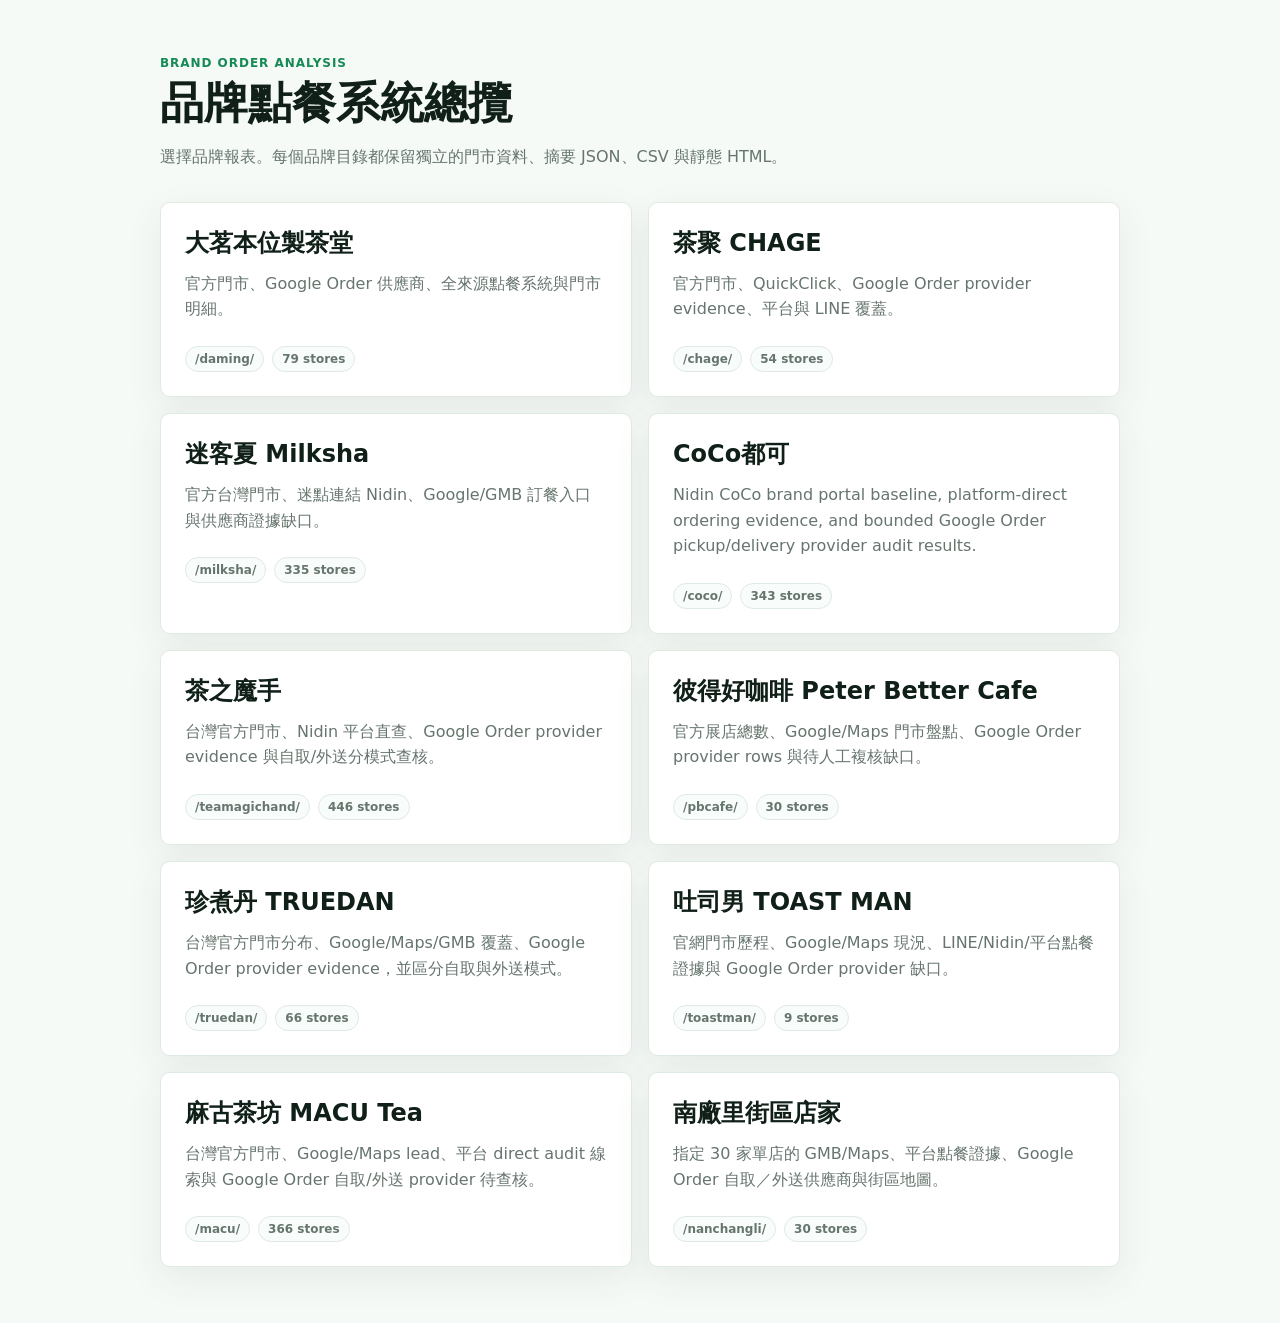
<file: index.html>
﻿<!doctype html>
<html lang="zh-Hant">
<head>
  <meta charset="utf-8" />
  <meta name="viewport" content="width=device-width, initial-scale=1" />
  <title>Brand Order Analysis</title>
  <style>
    :root {
      --bg: #f6faf7;
      --surface: #ffffff;
      --line: #dfeae3;
      --ink: #102018;
      --muted: #66756d;
      --accent: #168a55;
    }
    * { box-sizing: border-box; }
    body {
      margin: 0;
      min-height: 100vh;
      background: var(--bg);
      color: var(--ink);
      font-family: Inter, "Noto Sans TC", "Microsoft JhengHei", system-ui, sans-serif;
    }
    main {
      width: min(960px, calc(100% - 32px));
      margin: 0 auto;
      padding: 56px 0;
    }
    .eyebrow {
      margin: 0 0 8px;
      color: var(--accent);
      font-size: 12px;
      font-weight: 700;
      letter-spacing: .08em;
      text-transform: uppercase;
    }
    h1 {
      margin: 0;
      font-size: clamp(28px, 5vw, 44px);
      line-height: 1.15;
    }
    .subhead {
      max-width: 680px;
      margin: 14px 0 32px;
      color: var(--muted);
      line-height: 1.7;
    }
    .grid {
      display: grid;
      grid-template-columns: repeat(2, minmax(0, 1fr));
      gap: 16px;
    }
    a.card {
      display: block;
      min-height: 190px;
      padding: 24px;
      border: 1px solid var(--line);
      border-radius: 10px;
      background: var(--surface);
      color: inherit;
      text-decoration: none;
      box-shadow: 0 12px 36px rgba(36, 66, 48, .08);
    }
    a.card:hover {
      border-color: #b8d8c4;
      transform: translateY(-1px);
    }
    .card h2 {
      margin: 0 0 12px;
      font-size: 24px;
    }
    .card p {
      margin: 0;
      color: var(--muted);
      line-height: 1.6;
    }
    .meta {
      display: flex;
      flex-wrap: wrap;
      gap: 8px;
      margin-top: 24px;
    }
    .pill {
      padding: 5px 9px;
      border: 1px solid var(--line);
      border-radius: 999px;
      background: #f8fcfa;
      color: var(--muted);
      font-size: 12px;
      font-weight: 700;
    }
    @media (max-width: 720px) {
      main { padding-top: 32px; }
      .grid { grid-template-columns: 1fr; }
      a.card { min-height: 0; }
    }
  </style>
</head>
<body>
  <main>
    <p class="eyebrow">Brand Order Analysis</p>
    <h1>品牌點餐系統總攬</h1>
    <p class="subhead">選擇品牌報表。每個品牌目錄都保留獨立的門市資料、摘要 JSON、CSV 與靜態 HTML。</p>
    <section class="grid" aria-label="Brand reports">
      <a class="card" href="daming/">
        <h2>大茗本位製茶堂</h2>
        <p>官方門市、Google Order 供應商、全來源點餐系統與門市明細。</p>
        <div class="meta"><span class="pill">/daming/</span><span class="pill">79 stores</span></div>
      </a>
      <a class="card" href="chage/">
        <h2>茶聚 CHAGE</h2>
        <p>官方門市、QuickClick、Google Order provider evidence、平台與 LINE 覆蓋。</p>
        <div class="meta"><span class="pill">/chage/</span><span class="pill">54 stores</span></div>
      </a>
      <a class="card" href="milksha/">
        <h2>迷客夏 Milksha</h2>
        <p>官方台灣門市、迷點連結 Nidin、Google/GMB 訂餐入口與供應商證據缺口。</p>
        <div class="meta"><span class="pill">/milksha/</span><span class="pill">335 stores</span></div>
      </a>
      <a class="card" href="coco/">
        <h2>CoCo&#37117;&#21487;</h2>
        <p>Nidin CoCo brand portal baseline, platform-direct ordering evidence, and bounded Google Order pickup/delivery provider audit results.</p>
        <div class="meta"><span class="pill">/coco/</span><span class="pill">343 stores</span></div>
      </a>
      <a class="card" href="teamagichand/">
        <h2>&#33590;&#20043;&#39764;&#25163;</h2>
        <p>&#21488;&#28771;&#23448;&#26041;&#38272;&#24066;&#12289;Nidin &#24179;&#21488;&#30452;&#26597;&#12289;Google Order provider evidence &#33287;&#33258;&#21462;&#47;&#22806;&#36865;&#20998;&#27169;&#24335;&#26597;&#26680;&#12290;</p>
        <div class="meta"><span class="pill">/teamagichand/</span><span class="pill">446 stores</span></div>
      </a>
      <a class="card" href="pbcafe/">
        <h2>&#24444;&#24471;&#22909;&#21654;&#21857; Peter Better Cafe</h2>
        <p>&#23448;&#26041;&#23637;&#24215;&#32317;&#25976;&#12289;Google/Maps &#38272;&#24066;&#30436;&#40670;&#12289;Google Order provider rows &#33287;&#24453;&#20154;&#24037;&#35079;&#26680;&#32570;&#21475;&#12290;</p>
        <div class="meta"><span class="pill">/pbcafe/</span><span class="pill">30 stores</span></div>
      </a>

      <a class="card" href="truedan/">
        <h2>&#29645;&#29038;&#20025; TRUEDAN</h2>
        <p>台灣官方門市分布、Google/Maps/GMB 覆蓋、Google Order provider evidence，並區分自取與外送模式。</p>
        <div class="meta"><span class="pill">/truedan/</span><span class="pill">66 stores</span></div>
      </a>
      <a class="card" href="toastman/">
        <h2>吐司男 TOAST MAN</h2>
        <p>官網門市歷程、Google/Maps 現況、LINE/Nidin/平台點餐證據與 Google Order provider 缺口。</p>
        <div class="meta"><span class="pill">/toastman/</span><span class="pill">9 stores</span></div>
      </a>

      <a class="card" href="macu/">
        <h2>麻古茶坊 MACU Tea</h2>
        <p>台灣官方門市、Google/Maps lead、平台 direct audit 線索與 Google Order 自取/外送 provider 待查核。</p>
        <div class="meta"><span class="pill">/macu/</span><span class="pill">366 stores</span></div>
      </a>
      <a class="card" href="nanchangli/">
        <h2>南廠里街區店家</h2>
        <p>指定 30 家單店的 GMB/Maps、平台點餐證據、Google Order 自取／外送供應商與街區地圖。</p>
        <div class="meta"><span class="pill">/nanchangli/</span><span class="pill">30 stores</span></div>
      </a>
    </section>
  </main>
</body>
</html>
</file>
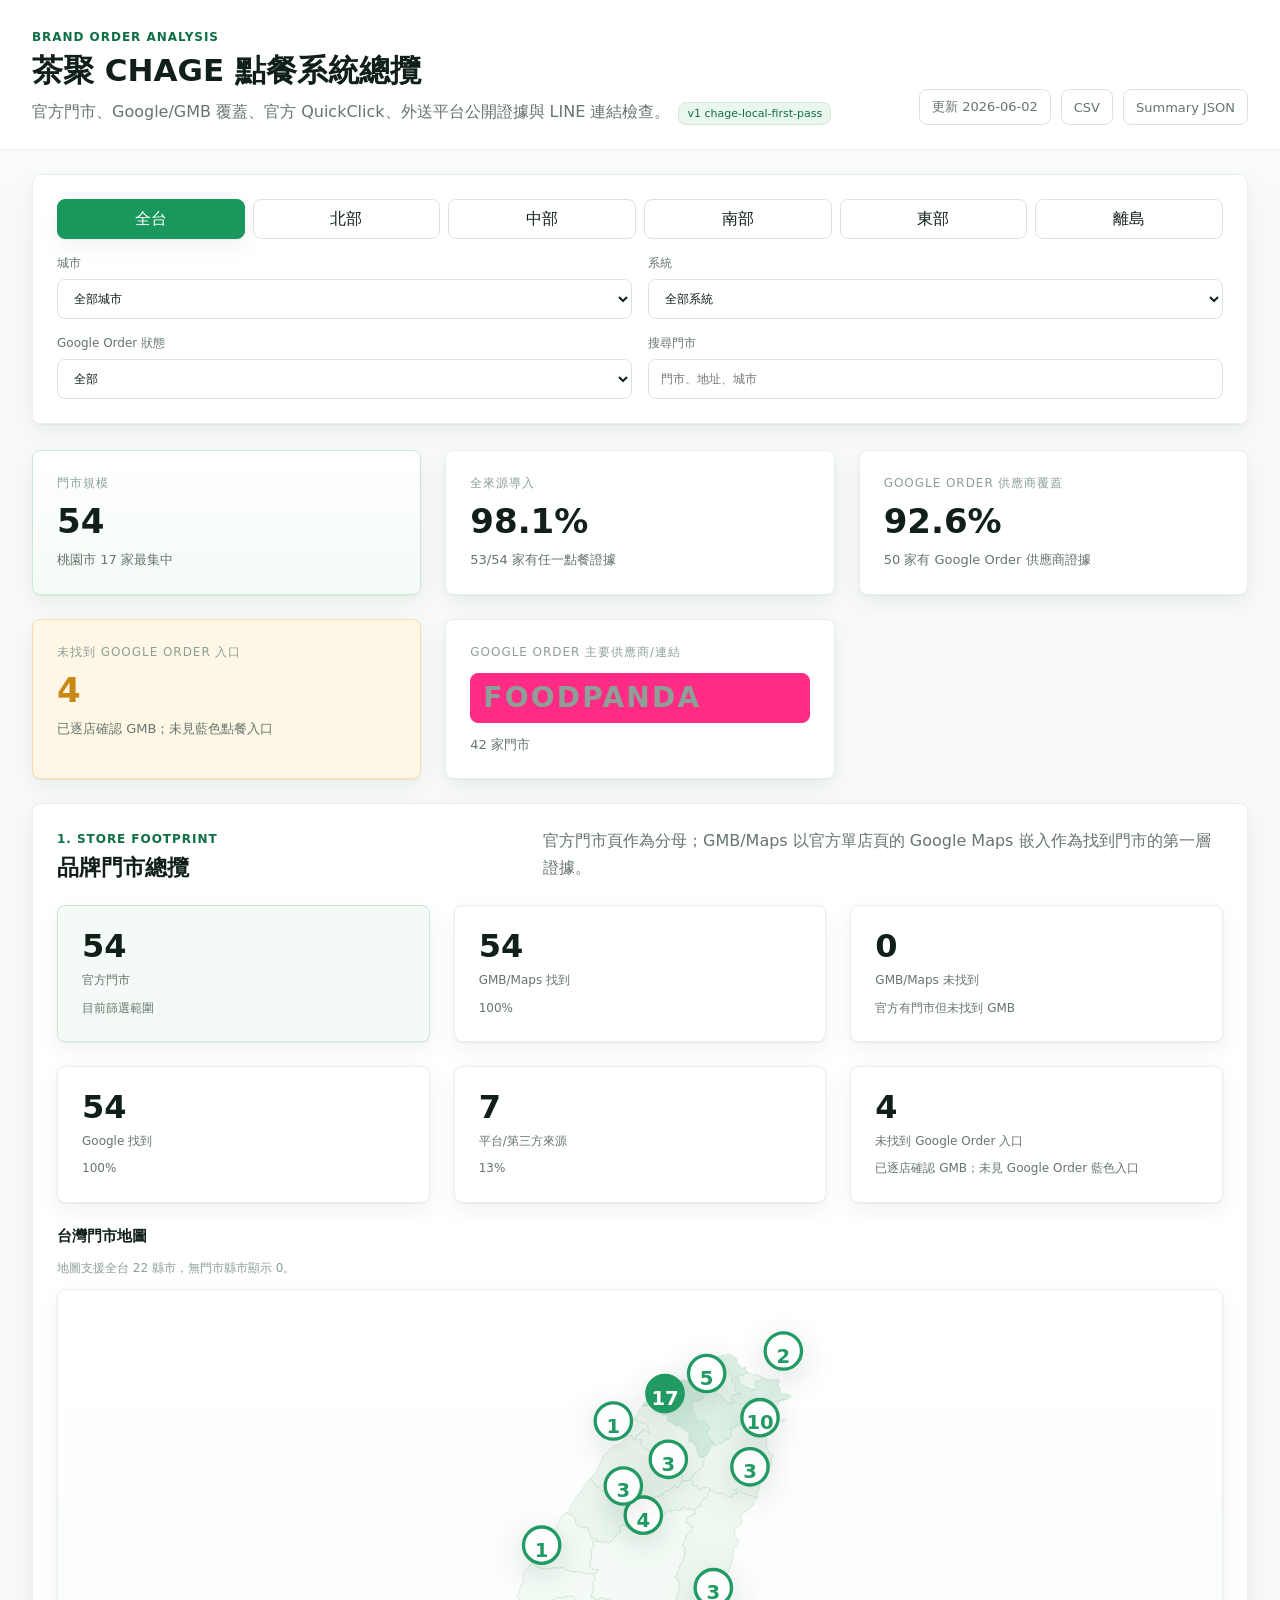
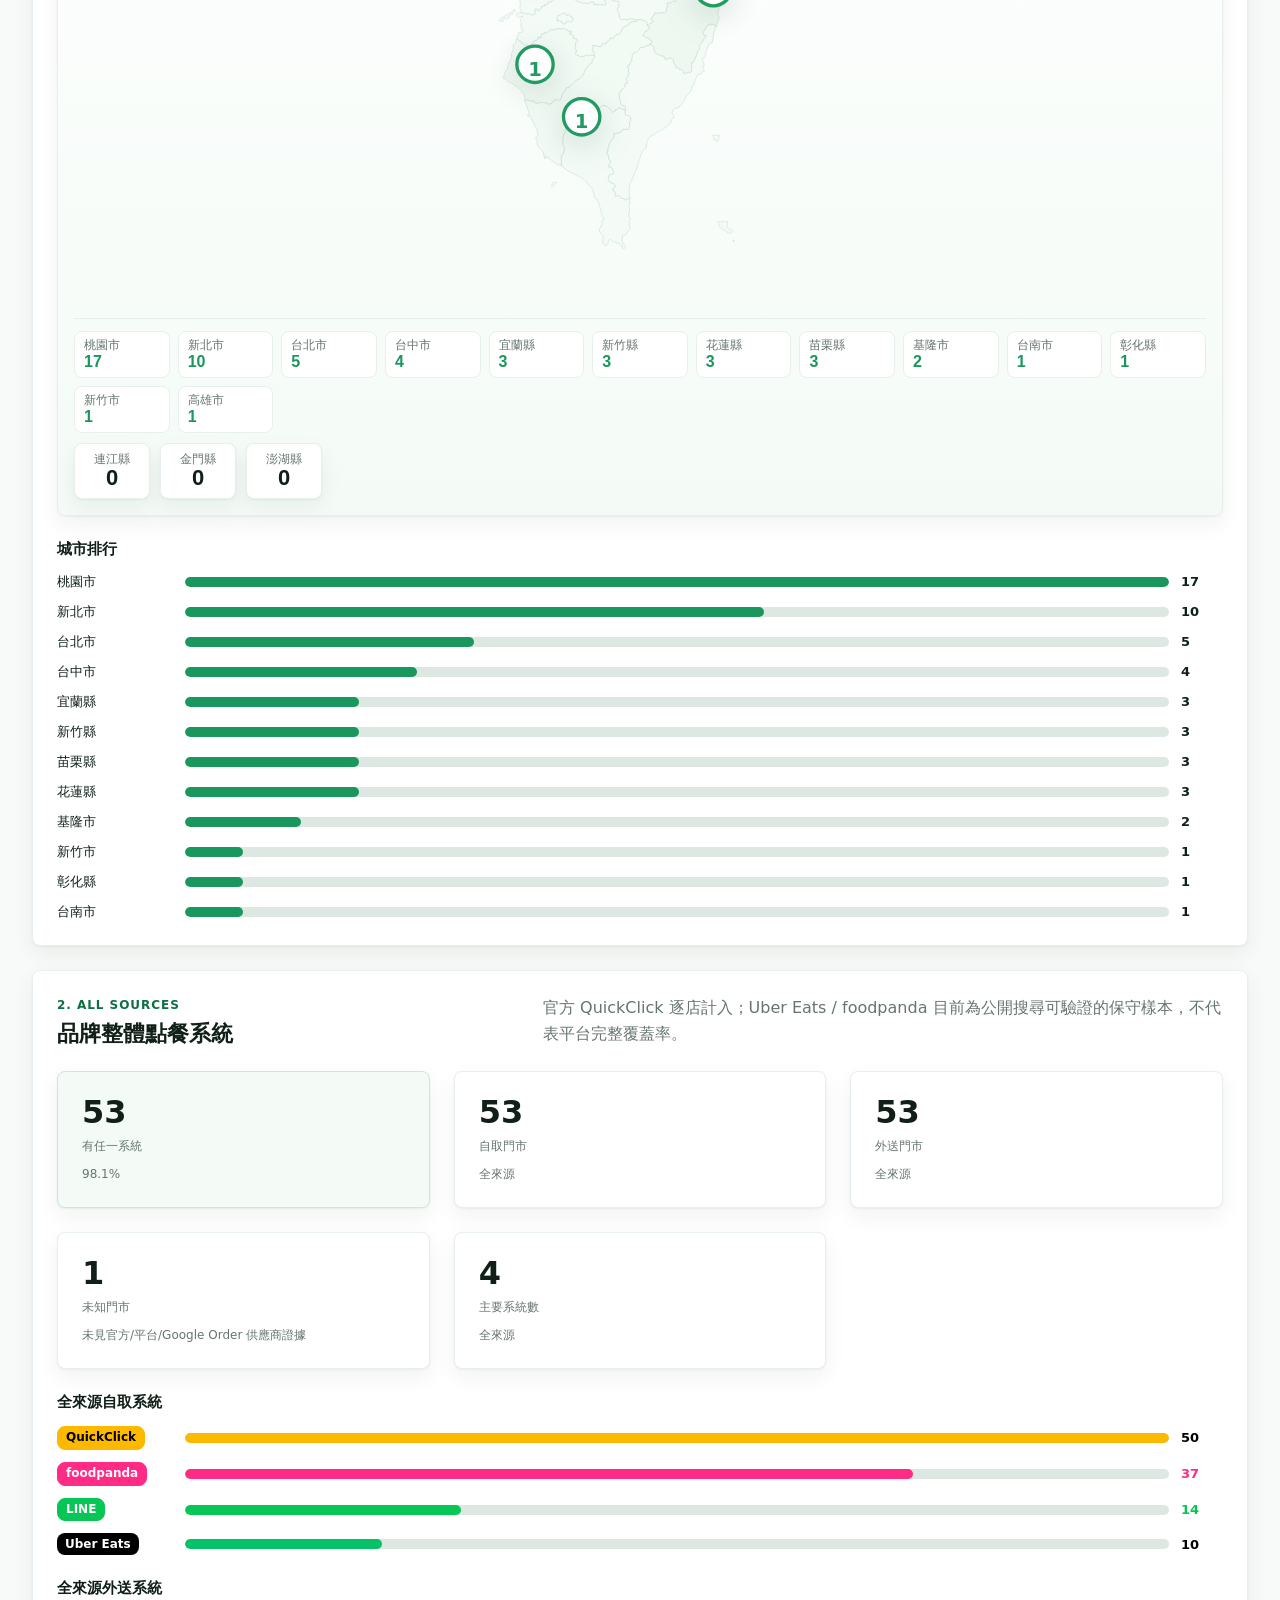
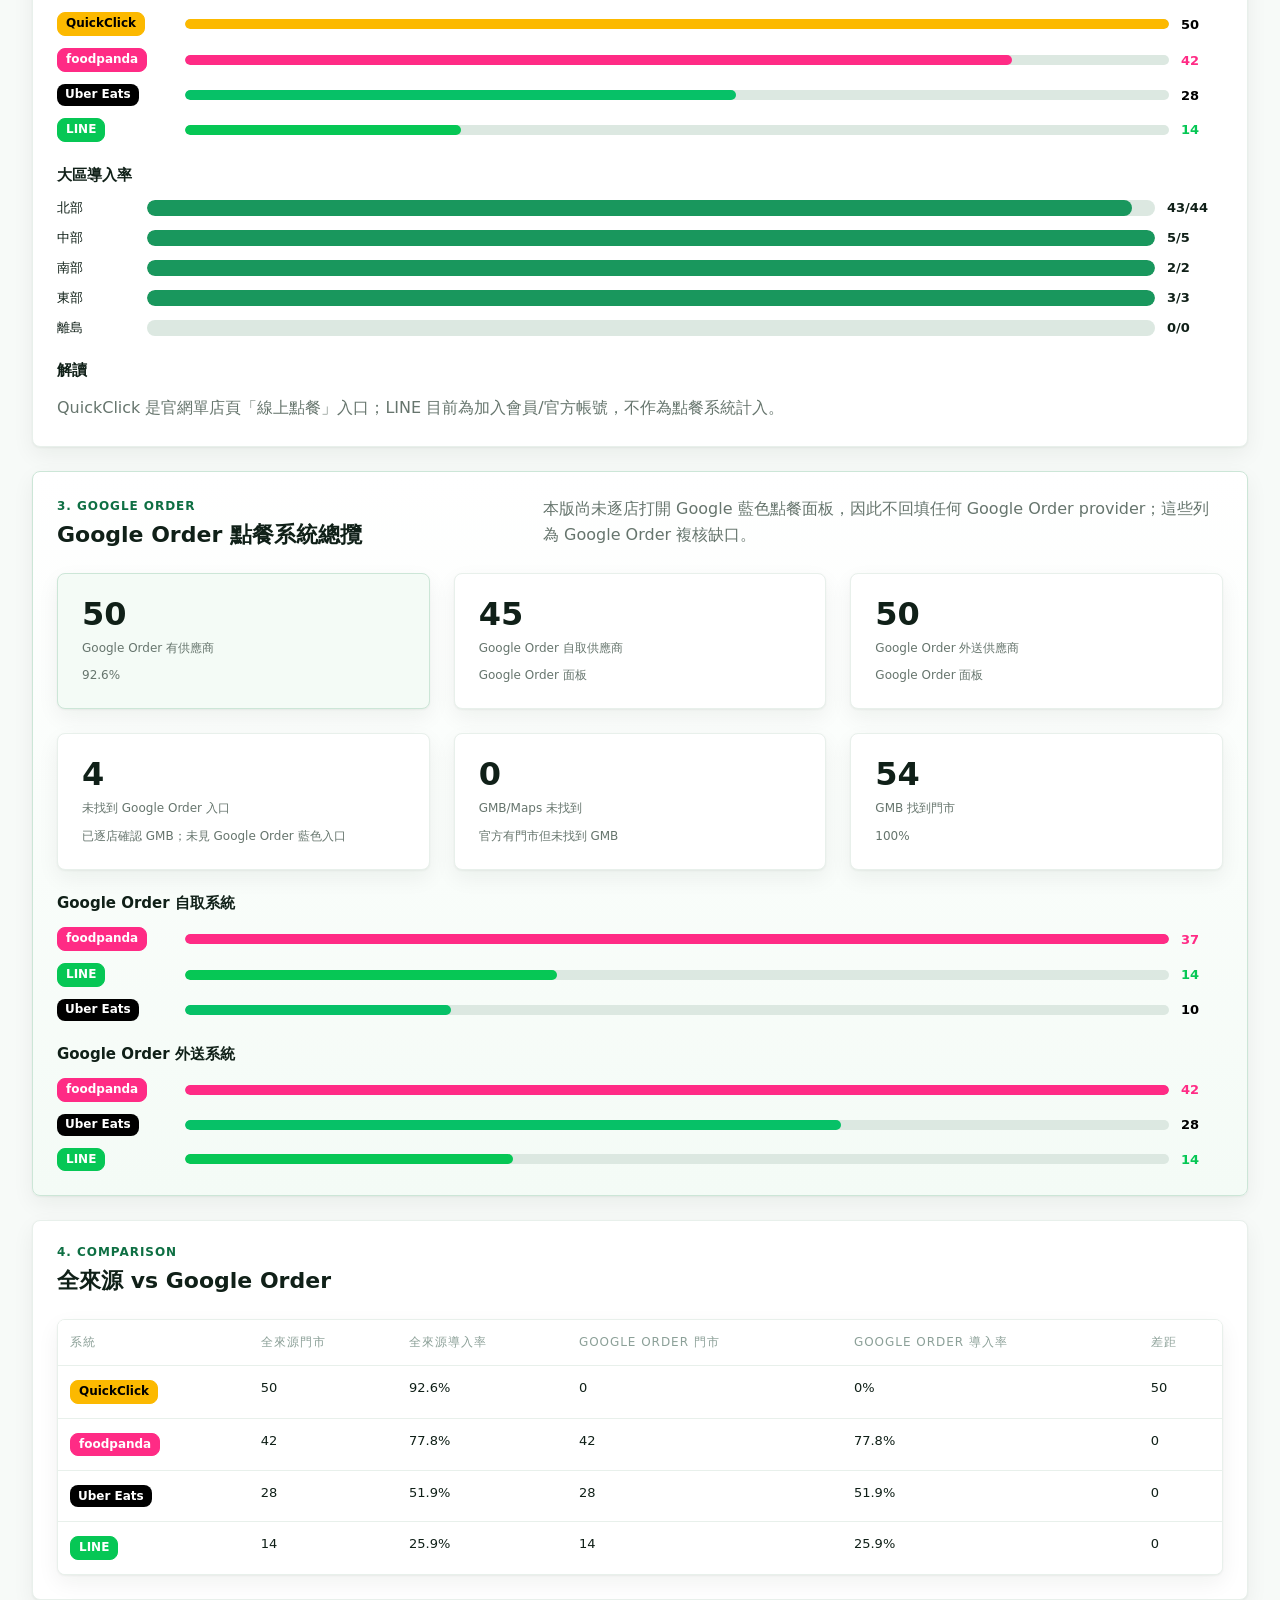
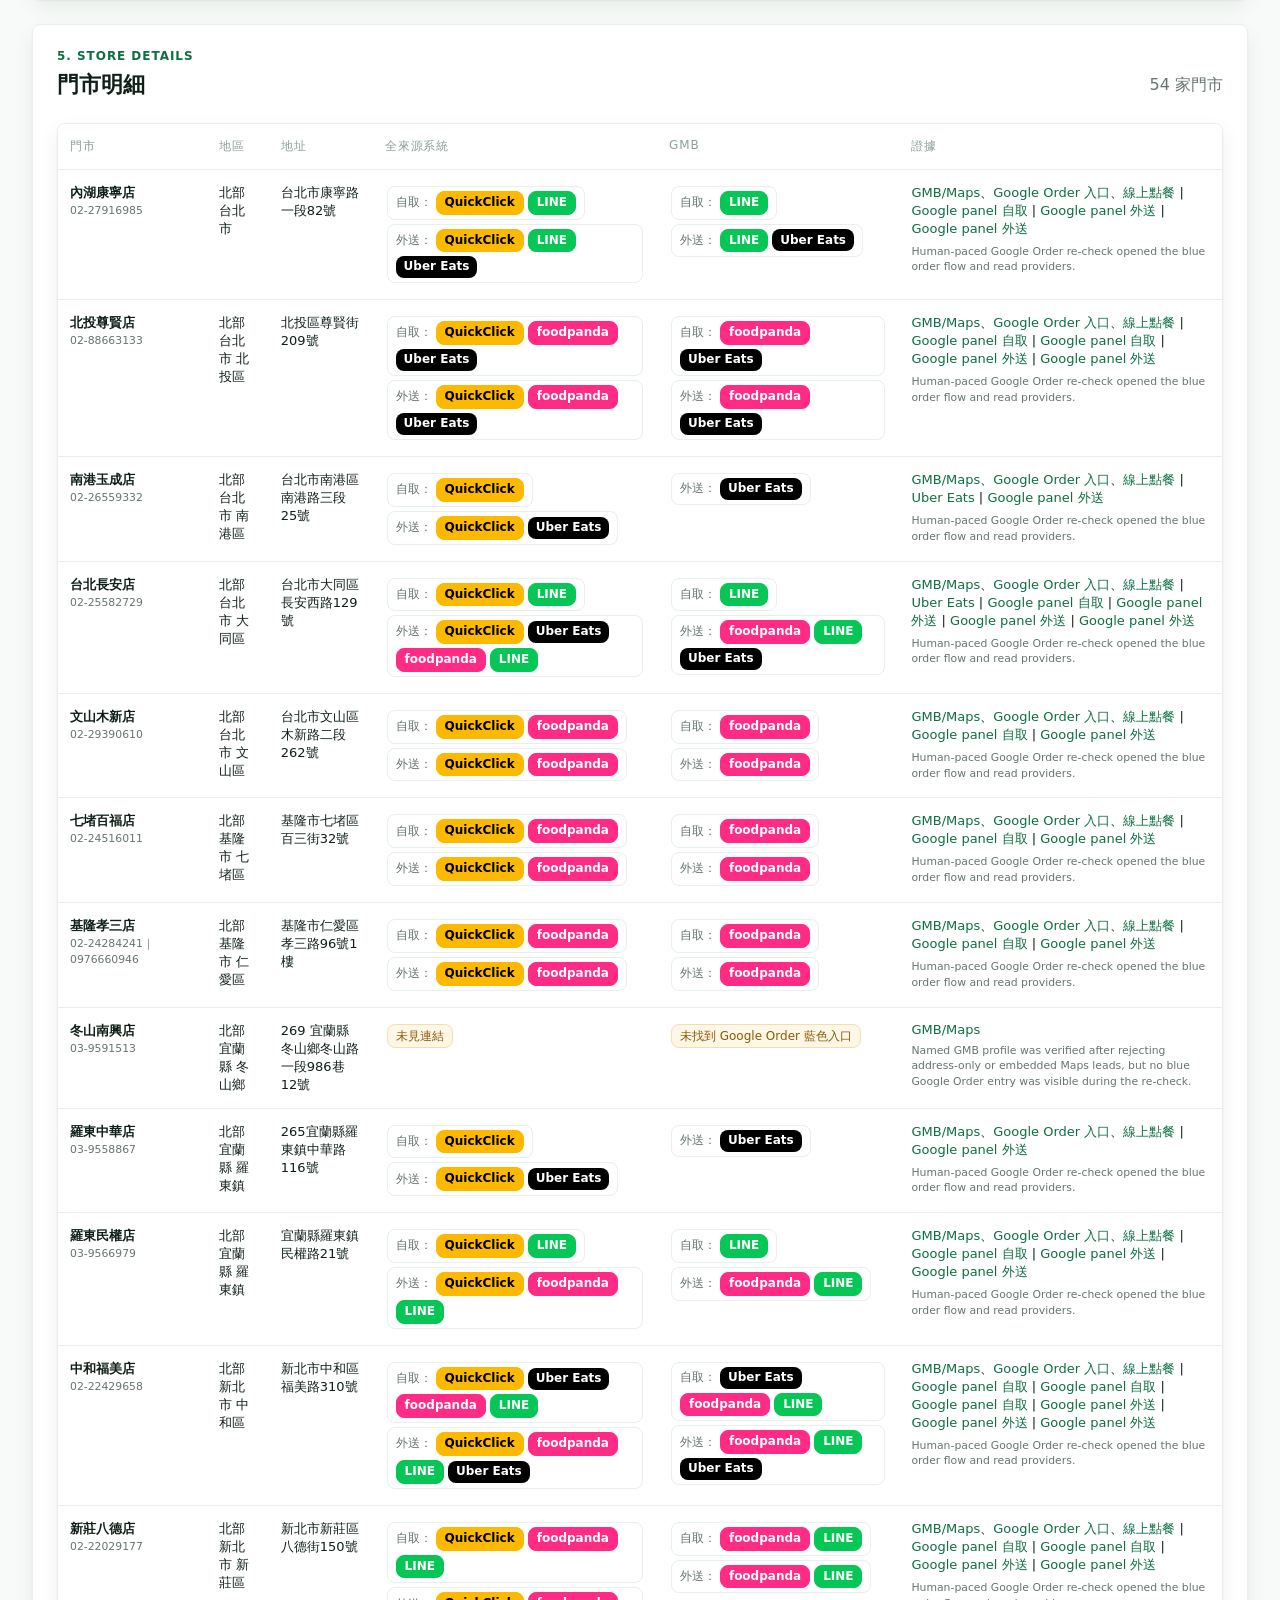
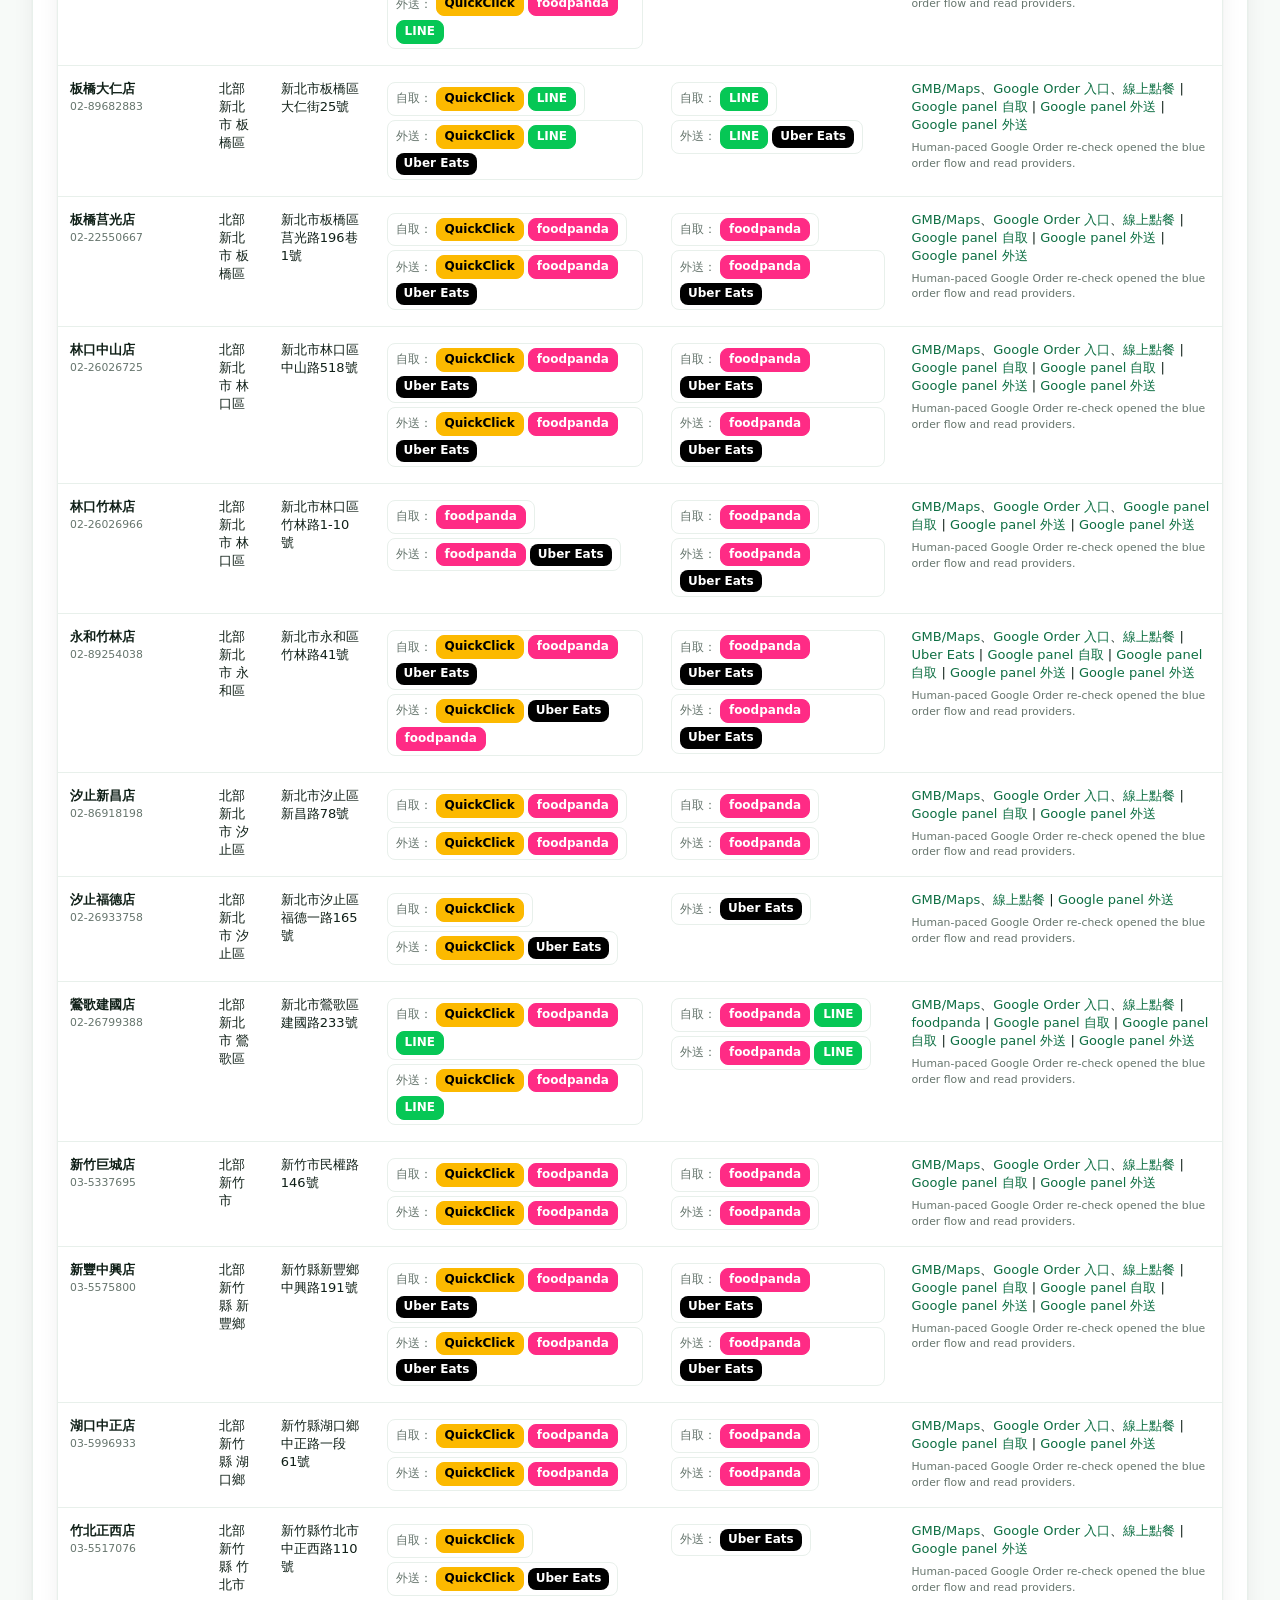
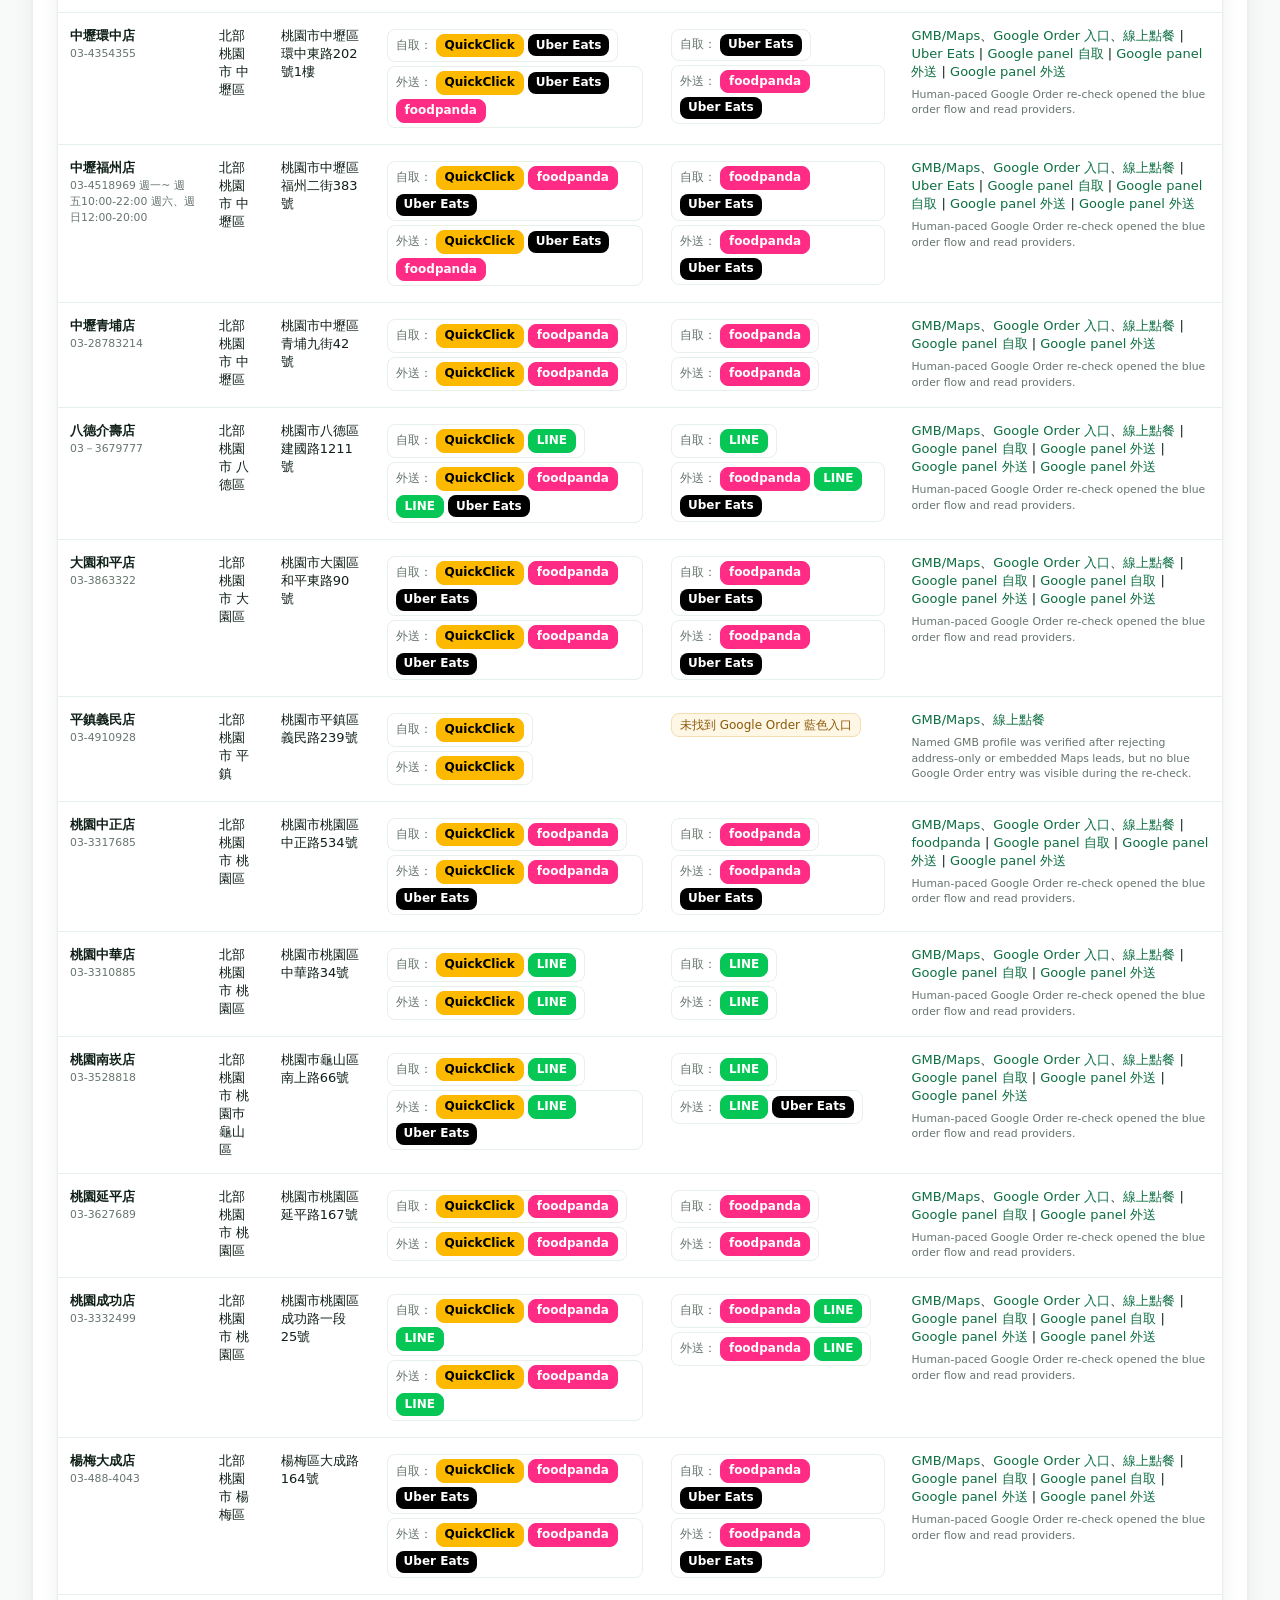
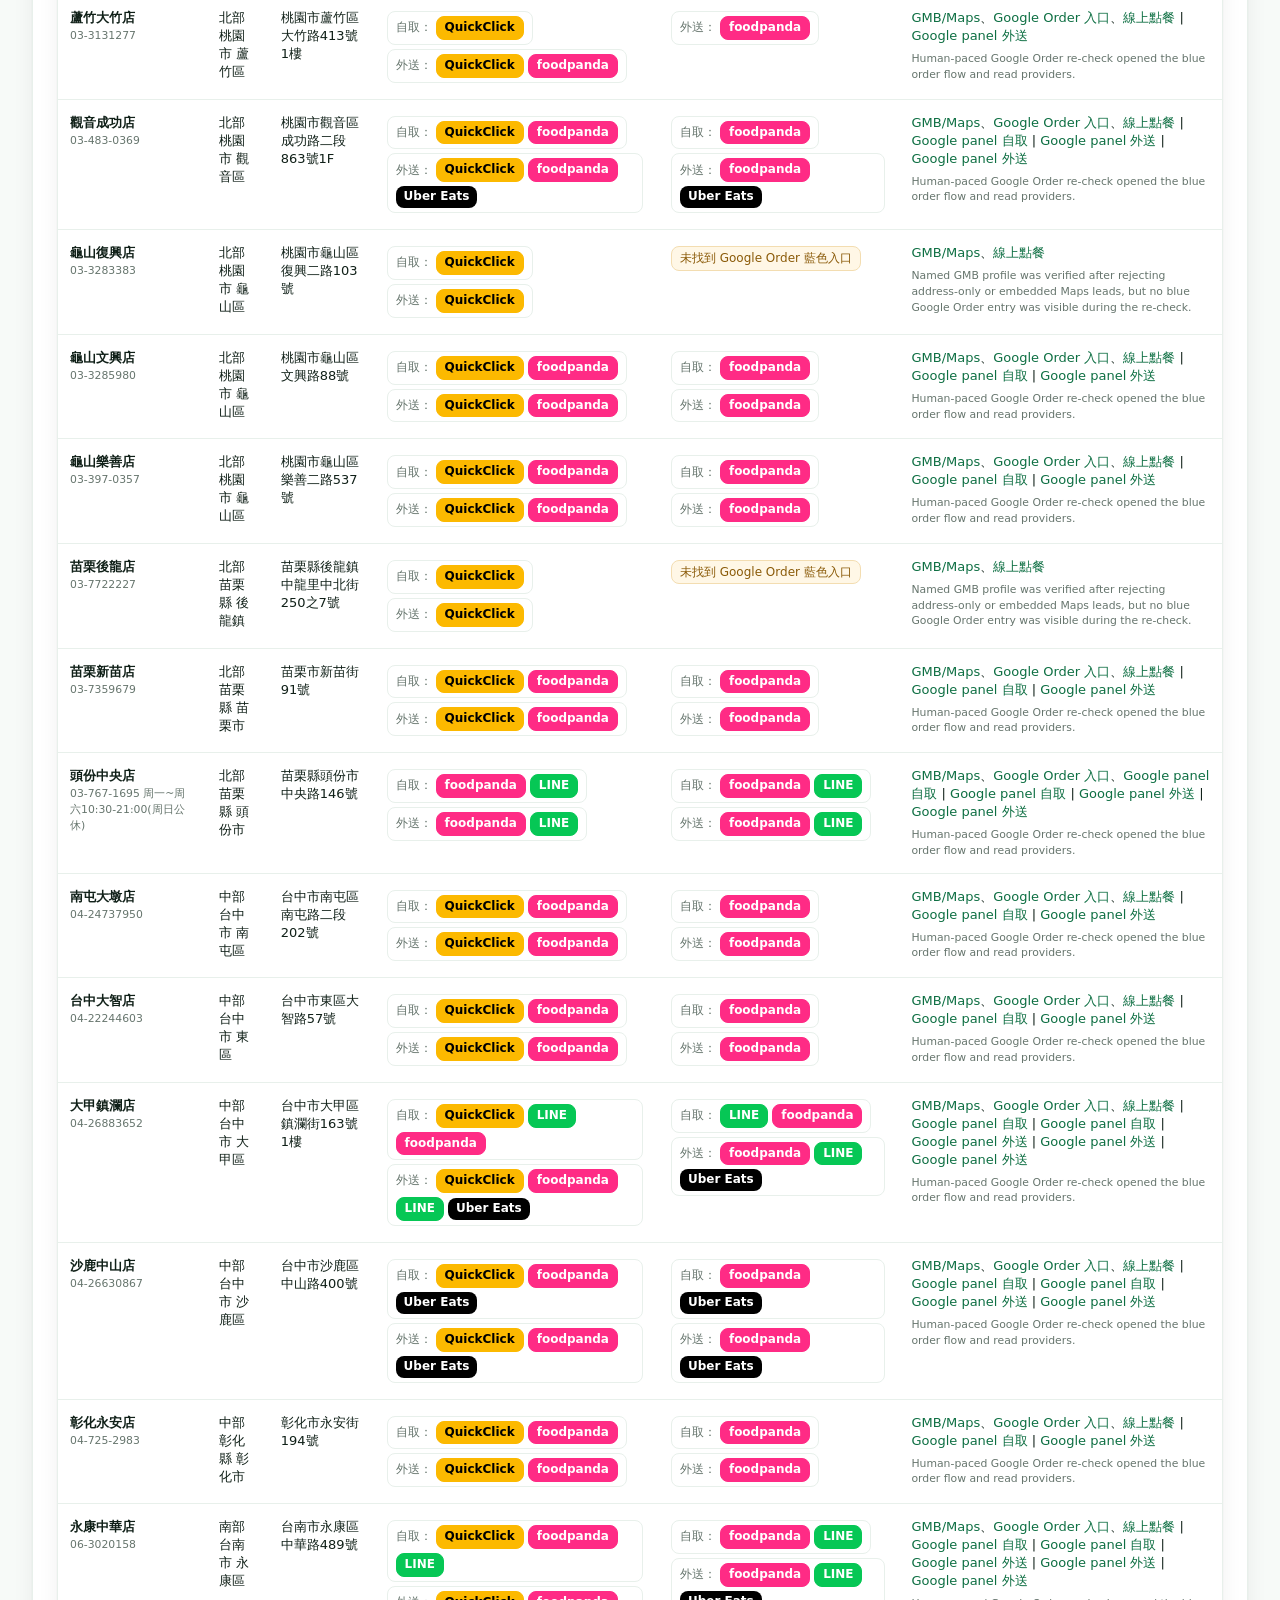
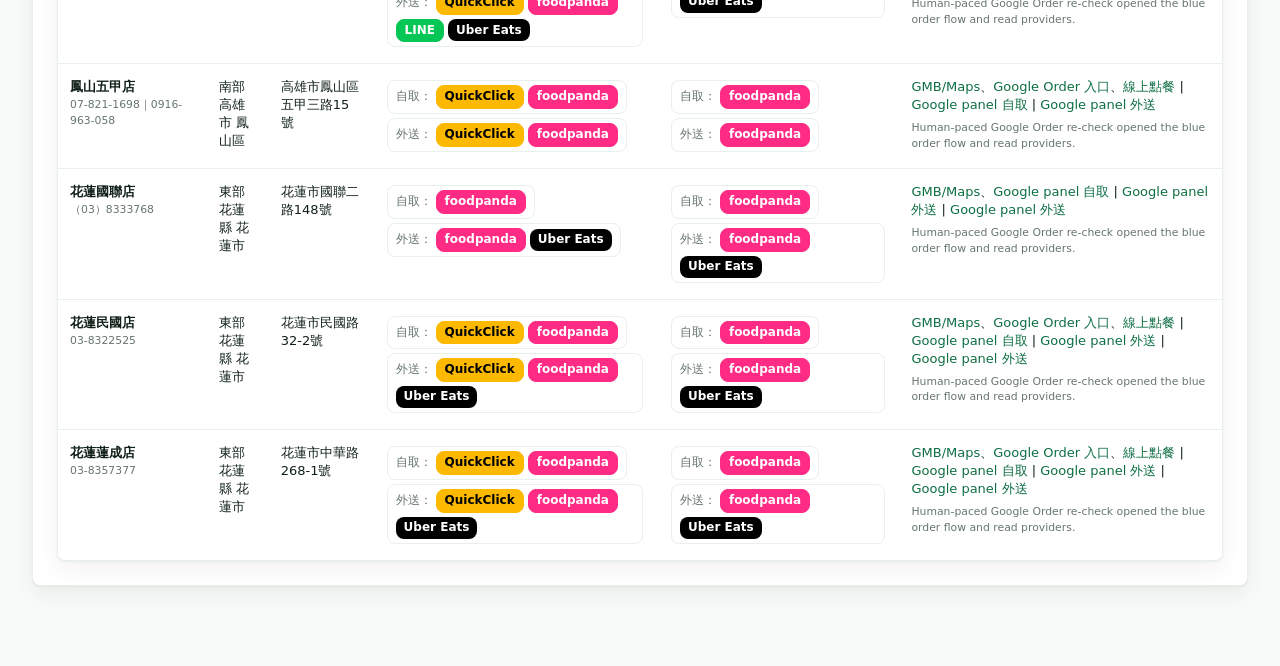
<file: chage/index.html>
<!doctype html>
<html lang="zh-Hant">
<head>
  <meta charset="utf-8" />
  <meta name="viewport" content="width=device-width, initial-scale=1" />
  <title>茶聚 CHAGE 點餐系統總攬</title>
  <link rel="stylesheet" href="../assets/styles.css?v=31" />
</head>
<body>
  <header class="topbar">
    <div>
      <p class="eyebrow">Brand Order Analysis</p>
      <h1>茶聚 CHAGE 點餐系統總攬</h1>
      <p class="subhead">官方門市、Google/GMB 覆蓋、官方 QuickClick、外送平台公開證據與 LINE 連結檢查。<span class="version">v1 chage-local-first-pass</span></p>
    </div>
    <div class="meta">
      <span id="generatedAt">Loading</span>
      <a href="data/stores.csv">CSV</a>
      <a href="data/summary.json">Summary JSON</a>
    </div>
  </header>

  <main>
    <section class="controls">
      <div class="segmented" id="regionFilters"></div>
      <label>城市<select id="cityFilter"></select></label>
      <label>系統<select id="systemFilter"></select></label>
      <label>Google Order 狀態<select id="gmbFilter"><option value="all">全部</option><option value="confirmed">Google Order 有點餐</option><option value="gap">Google Order 缺口</option><option value="no_gmb_found">GMB 未找到</option></select></label>
      <label class="search">搜尋門市<input id="searchInput" type="search" placeholder="門市、地址、城市" /></label>
    </section>

    <section class="insight-strip" id="insightStrip"></section>

    <section class="panel">
      <div class="section-title">
        <div><p class="eyebrow">1. Store Footprint</p><h2>品牌門市總攬</h2></div>
        <p>官方門市頁作為分母；GMB/Maps 以官方單店頁的 Google Maps 嵌入作為找到門市的第一層證據。</p>
      </div>
      <div class="kpi-grid" id="storeKpis"></div>
      <div class="split map-layout">
        <div>
          <h3>台灣門市地圖</h3>
          <p class="map-source">地圖支援全台 22 縣市，無門市縣市顯示 0。</p>
          <div class="taiwan-map" id="taiwanMap"></div>
        </div>
        <div><h3>城市排行</h3><div class="bars" id="cityBars"></div></div>
      </div>
    </section>

    <section class="panel">
      <div class="section-title">
        <div><p class="eyebrow">2. All Sources</p><h2>品牌整體點餐系統</h2></div>
        <p>官方 QuickClick 逐店計入；Uber Eats / foodpanda 目前為公開搜尋可驗證的保守樣本，不代表平台完整覆蓋率。</p>
      </div>
      <div class="kpi-grid" id="allSourceKpis"></div>
      <div class="split">
        <div><h3>全來源自取系統</h3><div class="bars" id="pickupBars"></div></div>
        <div><h3>全來源外送系統</h3><div class="bars" id="deliveryBars"></div></div>
      </div>
      <div class="split compact">
        <div><h3>大區導入率</h3><div class="matrix" id="regionMatrix"></div></div>
        <div><h3>解讀</h3><p class="note">QuickClick 是官網單店頁「線上點餐」入口；LINE 目前為加入會員/官方帳號，不作為點餐系統計入。</p></div>
      </div>
    </section>

    <section class="panel warning">
      <div class="section-title">
        <div><p class="eyebrow">3. Google Order</p><h2>Google Order 點餐系統總攬</h2></div>
        <p>本版尚未逐店打開 Google 藍色點餐面板，因此不回填任何 Google Order provider；這些列為 Google Order 複核缺口。</p>
      </div>
      <div class="kpi-grid" id="gmbKpis"></div>
      <div class="split">
        <div><h3>Google Order 自取系統</h3><div class="bars" id="gmbPickupBars"></div></div>
        <div><h3>Google Order 外送系統</h3><div class="bars" id="gmbDeliveryBars"></div></div>
      </div>
    </section>

    <section class="panel">
      <div class="section-title"><div><p class="eyebrow">4. Comparison</p><h2>全來源 vs Google Order</h2></div></div>
      <div class="table-wrap"><table><thead><tr><th>系統</th><th>全來源門市</th><th>全來源導入率</th><th>Google Order 門市</th><th>Google Order 導入率</th><th>差距</th></tr></thead><tbody id="comparisonRows"></tbody></table></div>
    </section>

    <section class="panel">
      <div class="section-title"><div><p class="eyebrow">5. Store Details</p><h2>門市明細</h2></div><p id="detailCount"></p></div>
      <div class="table-wrap details"><table><thead><tr><th>門市</th><th>地區</th><th>地址</th><th>全來源系統</th><th>GMB</th><th>證據</th></tr></thead><tbody id="storeRows"></tbody></table></div>
    </section>
  </main>

  <script src="data-inline.js?v=1"></script>
  <script src="../assets/taiwan-map.js?v=18"></script>
  <script src="../assets/app.js?v=31"></script>
</body>
</html>
</file>
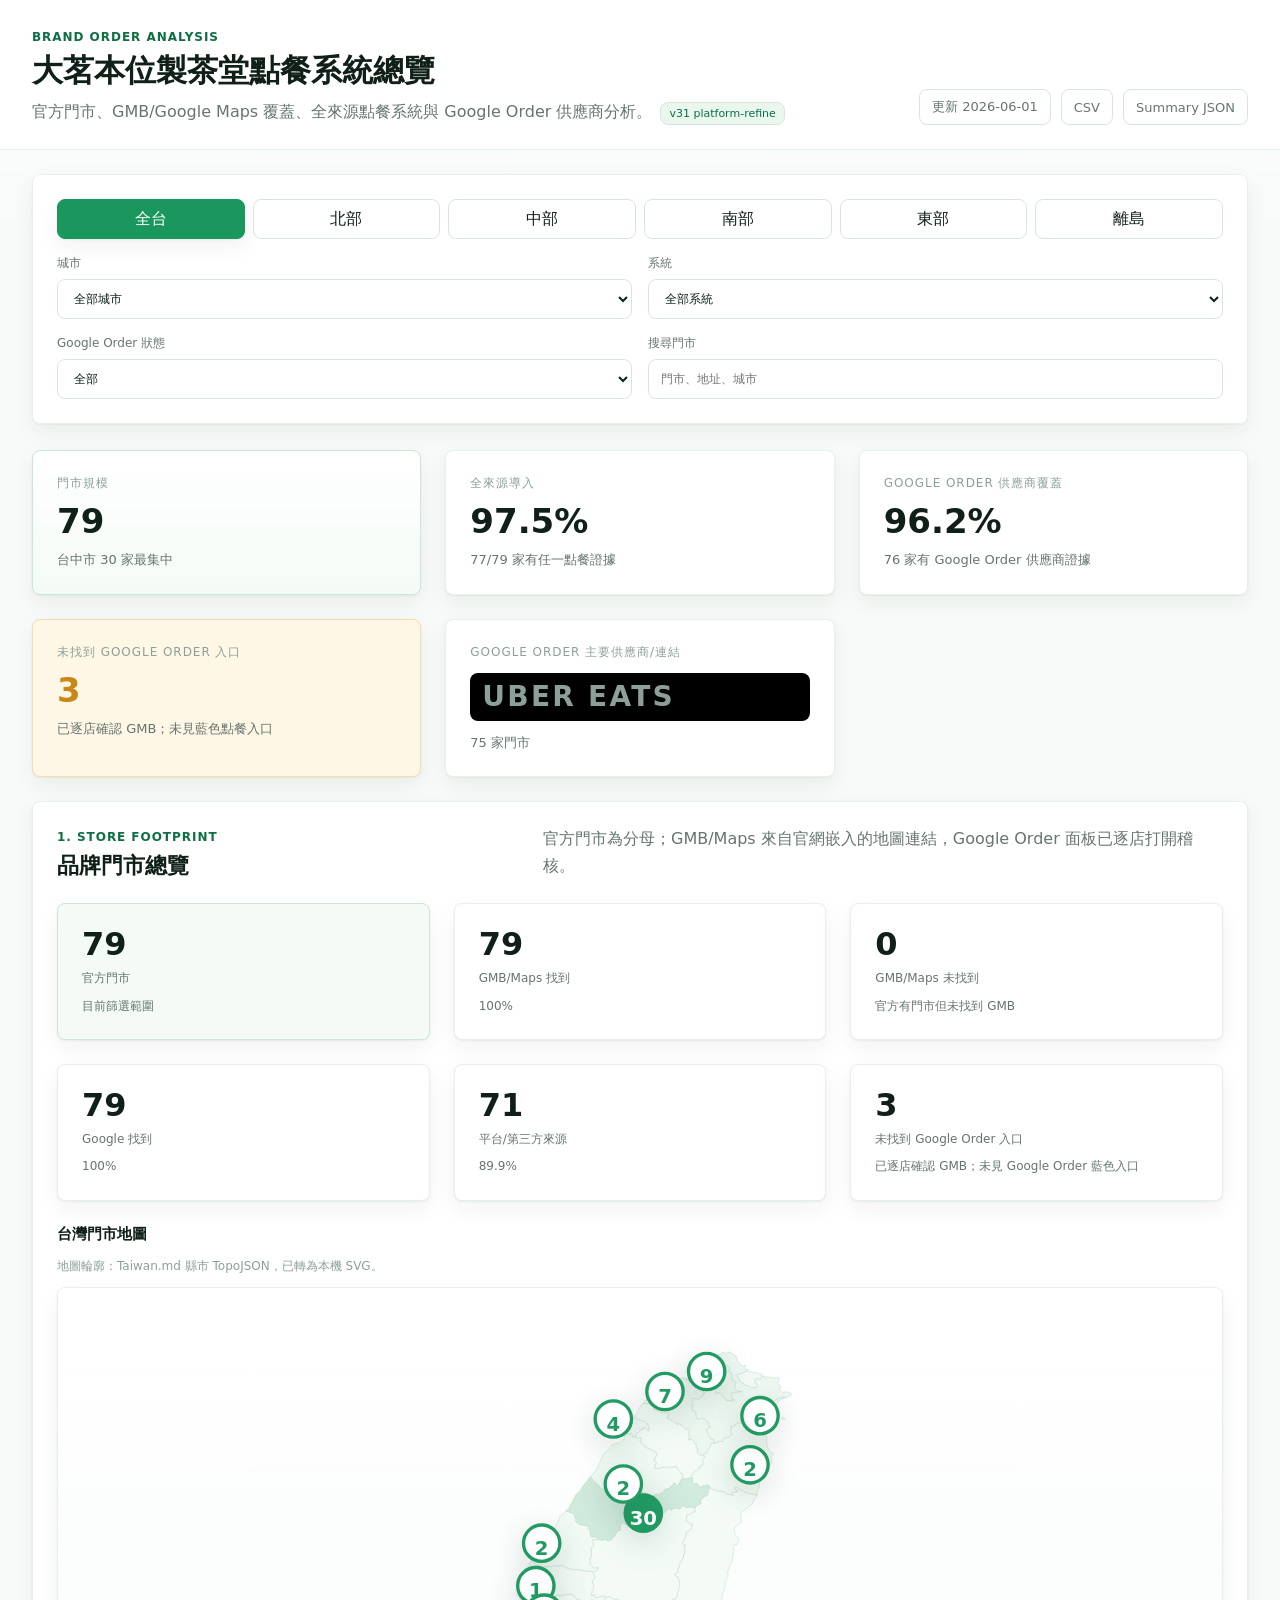
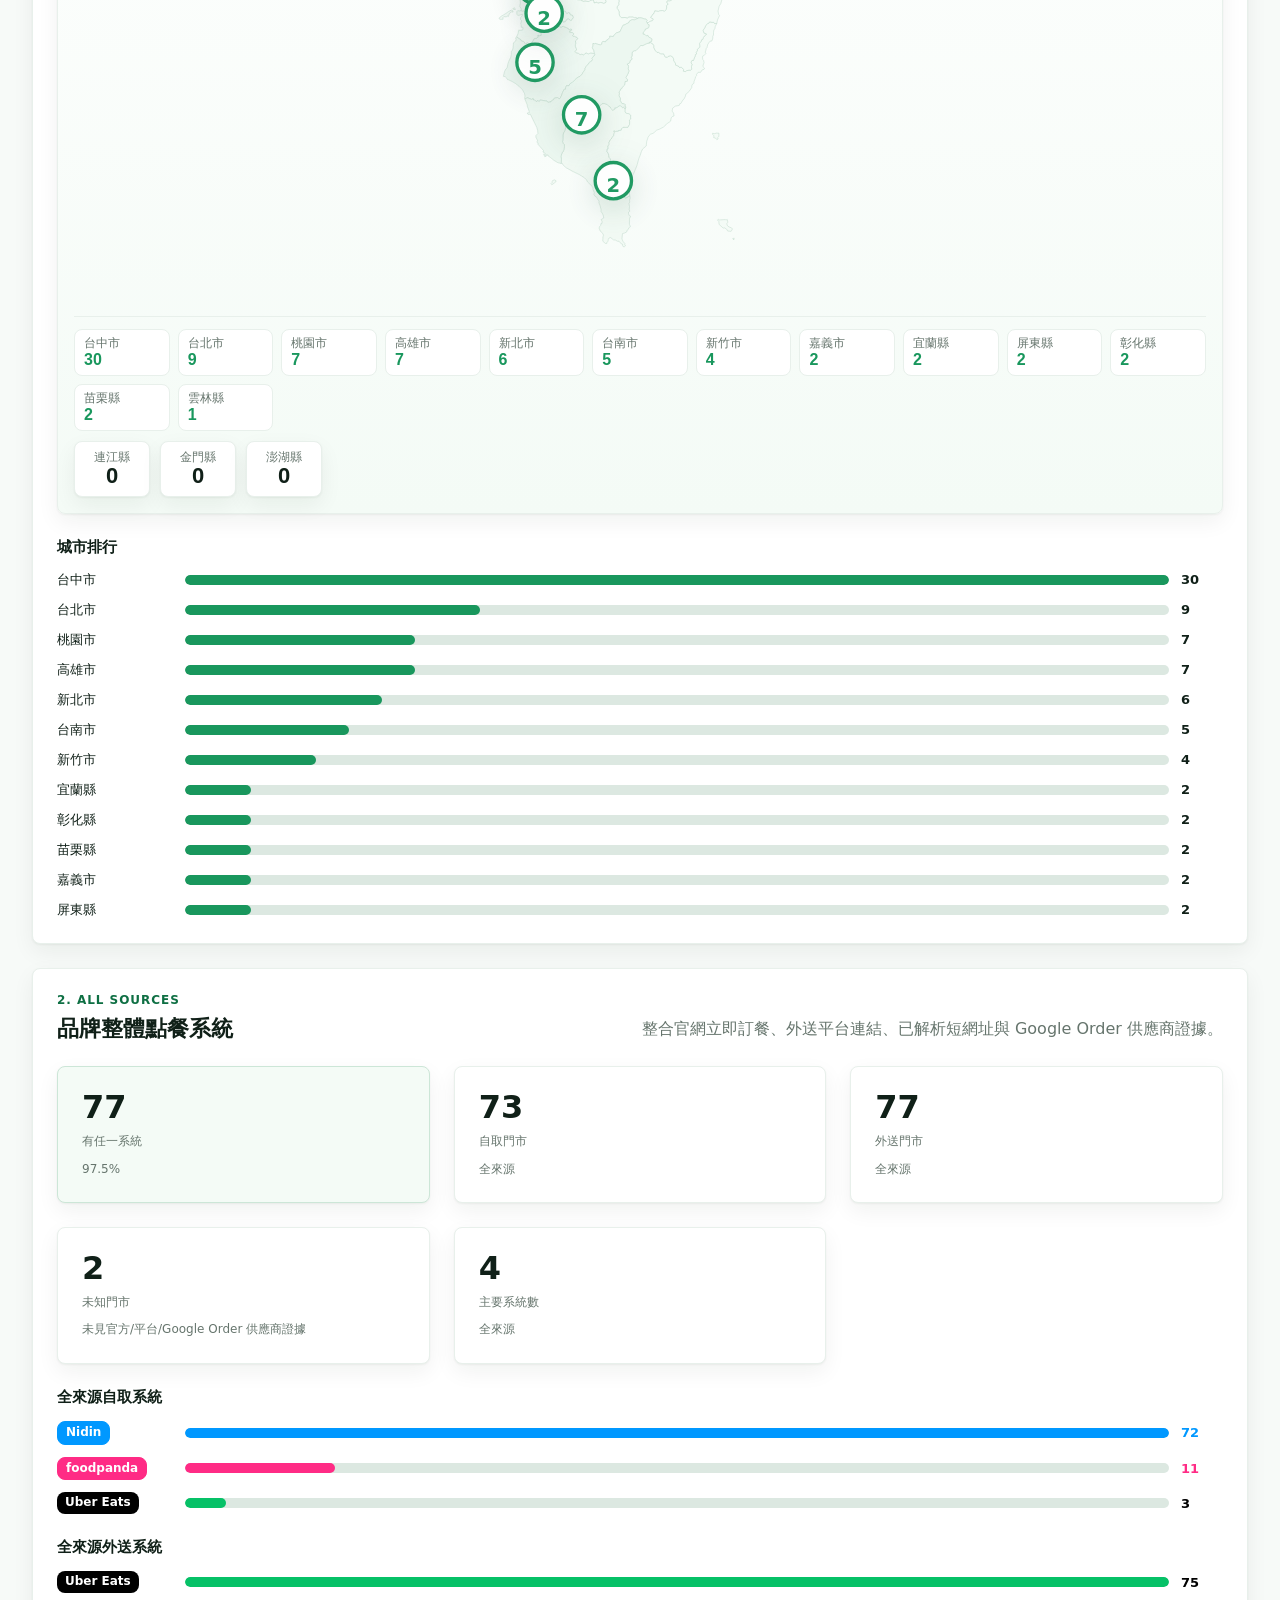
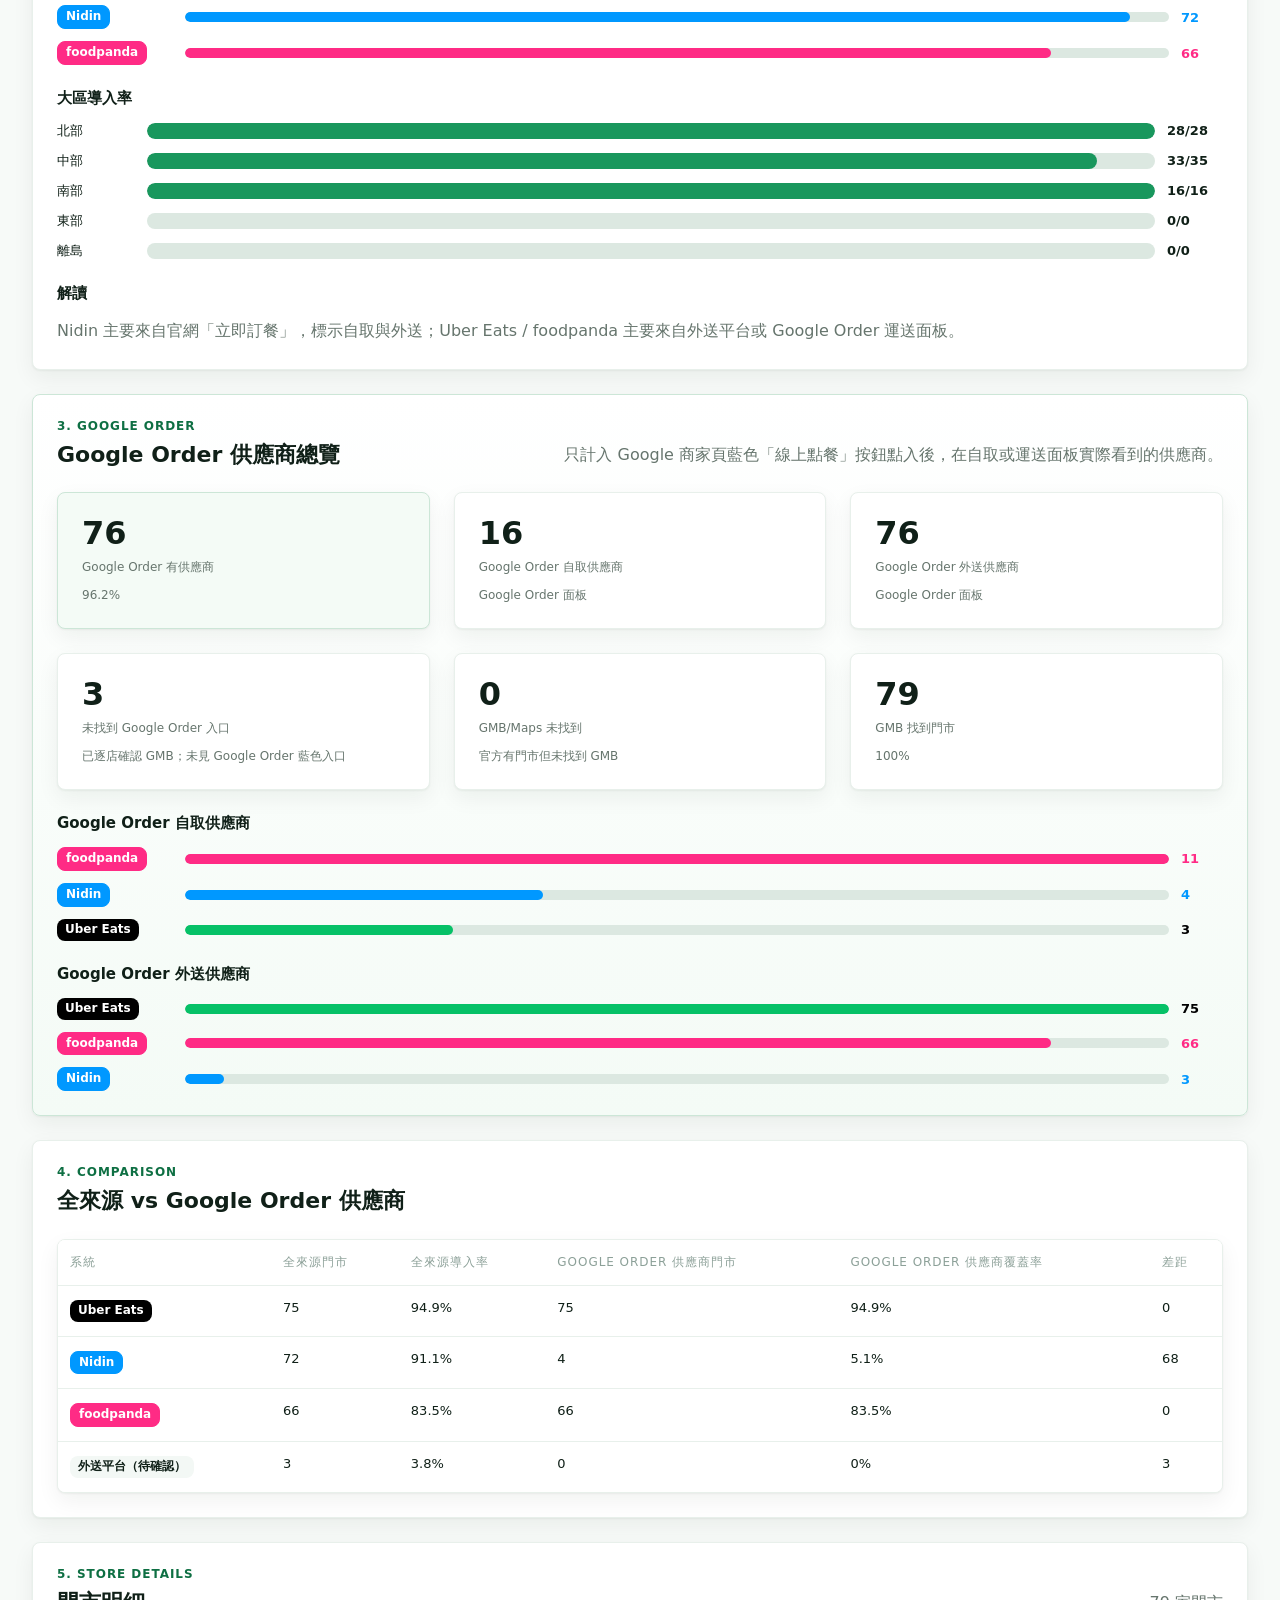
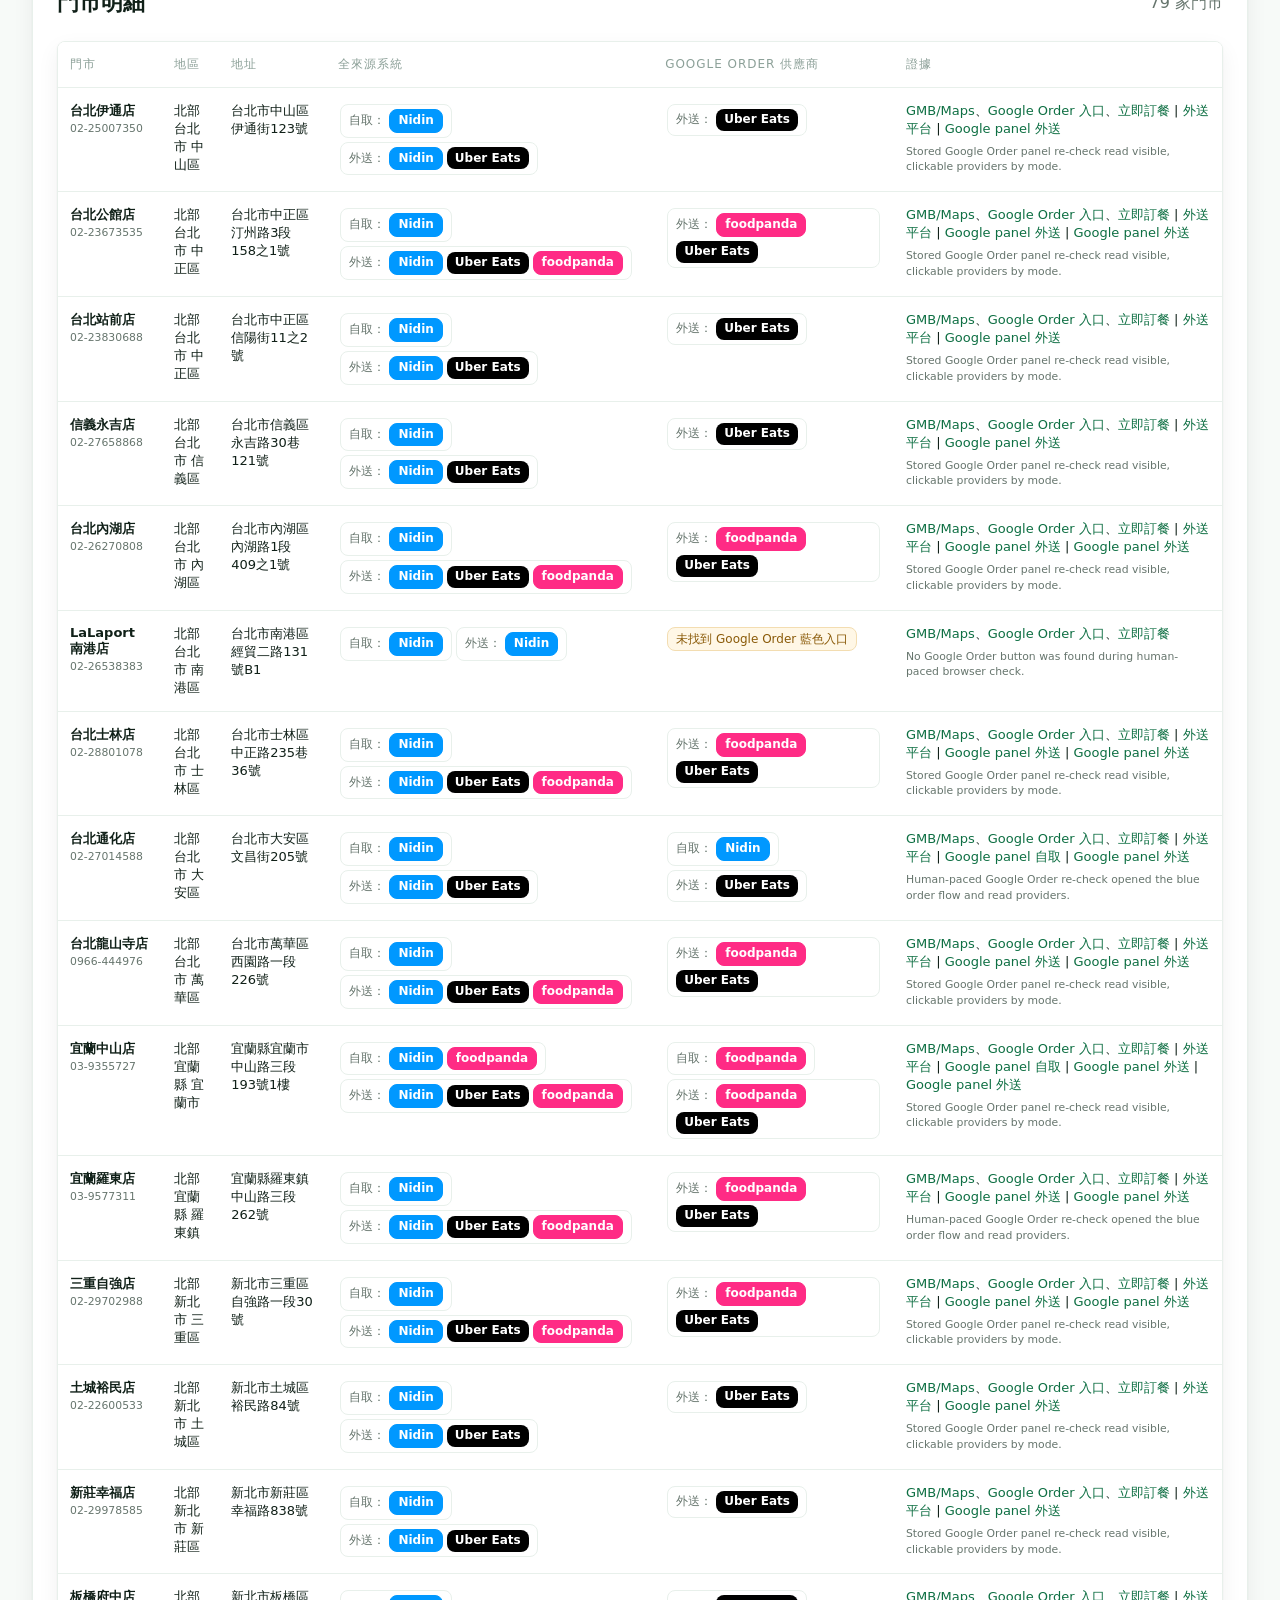
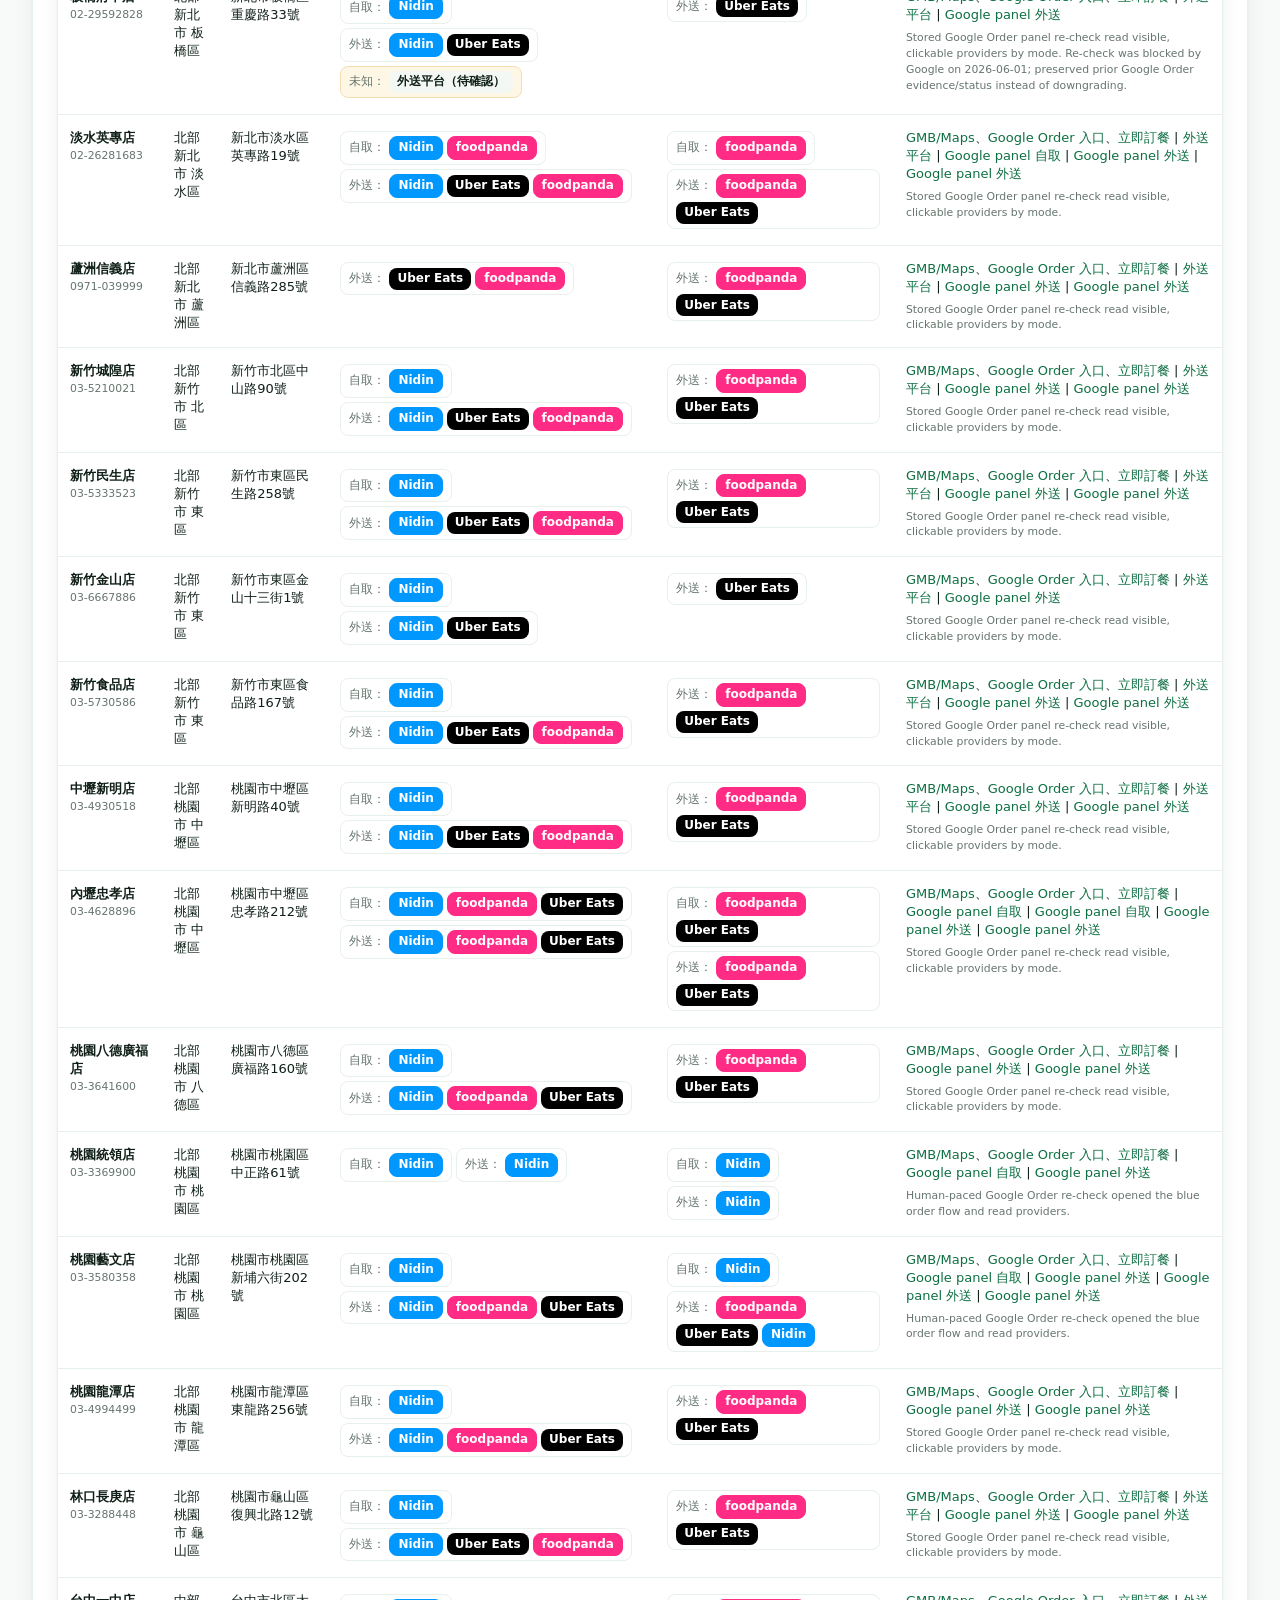
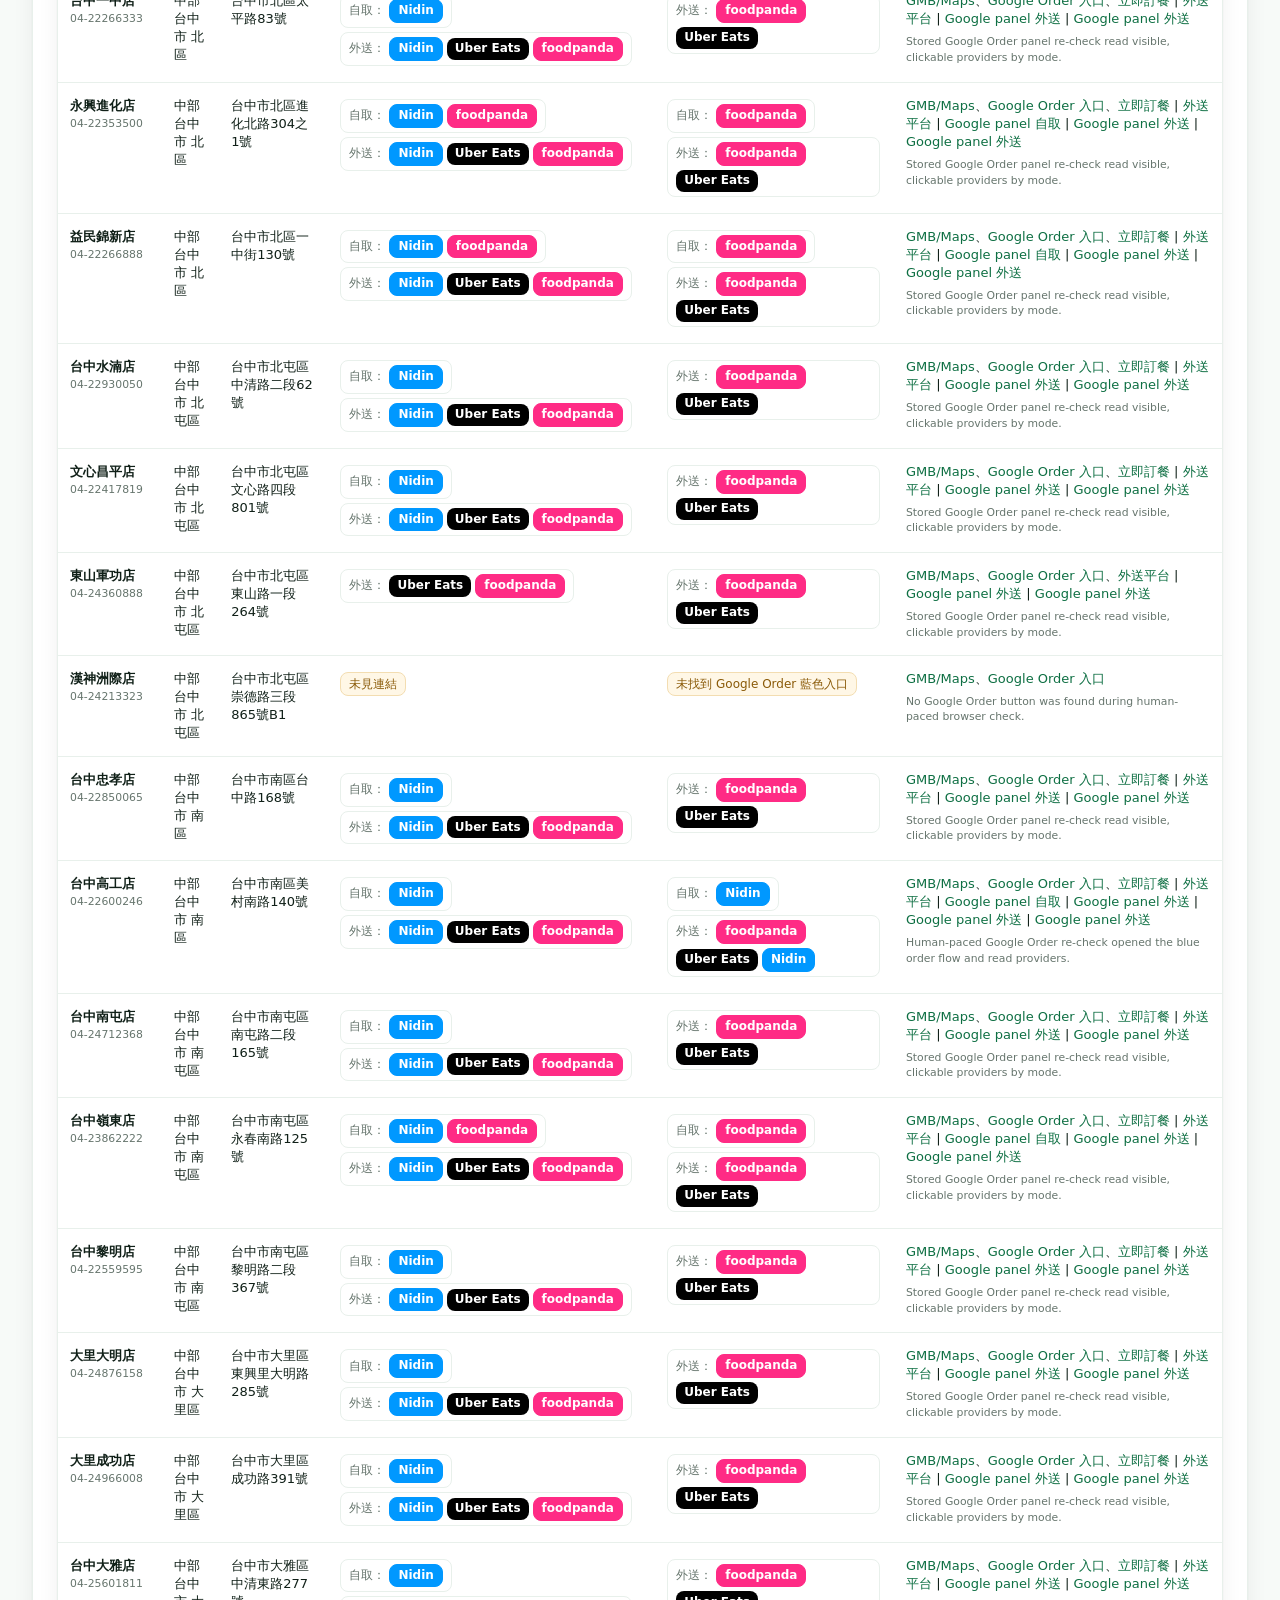
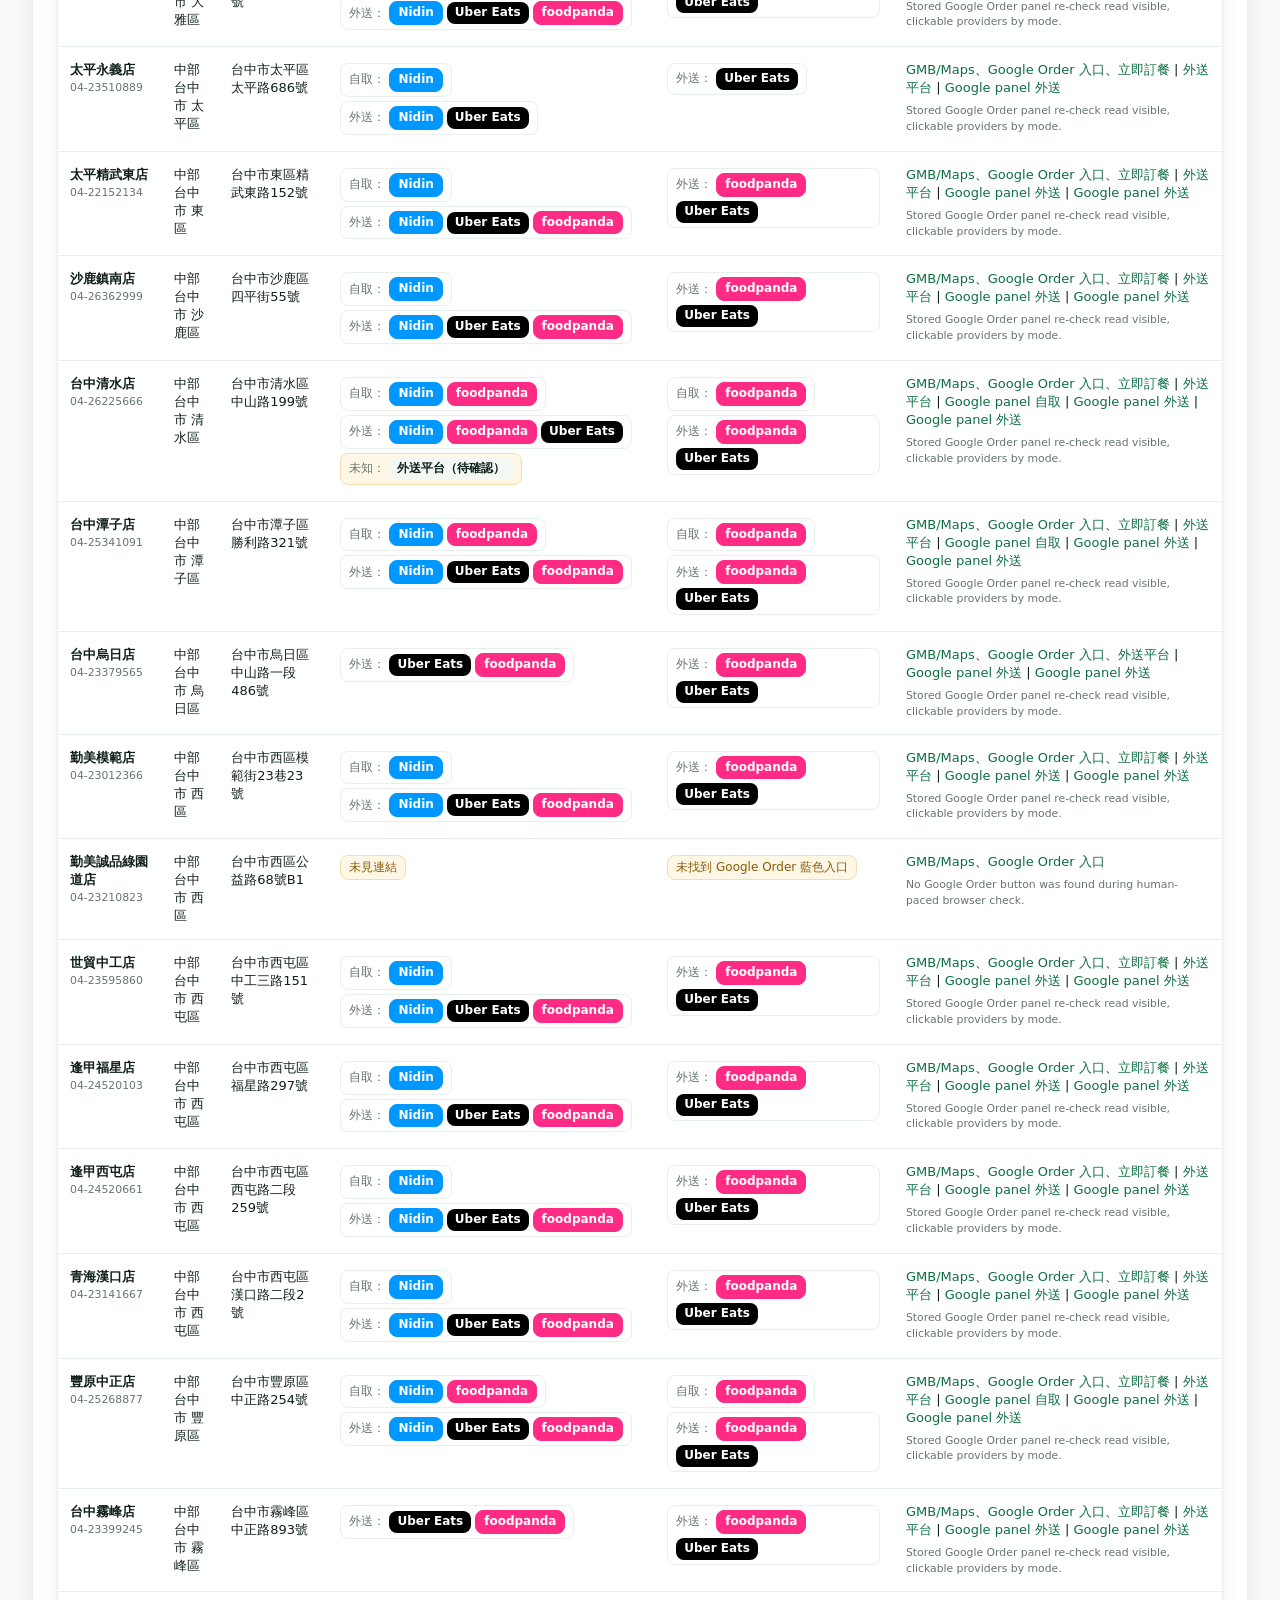
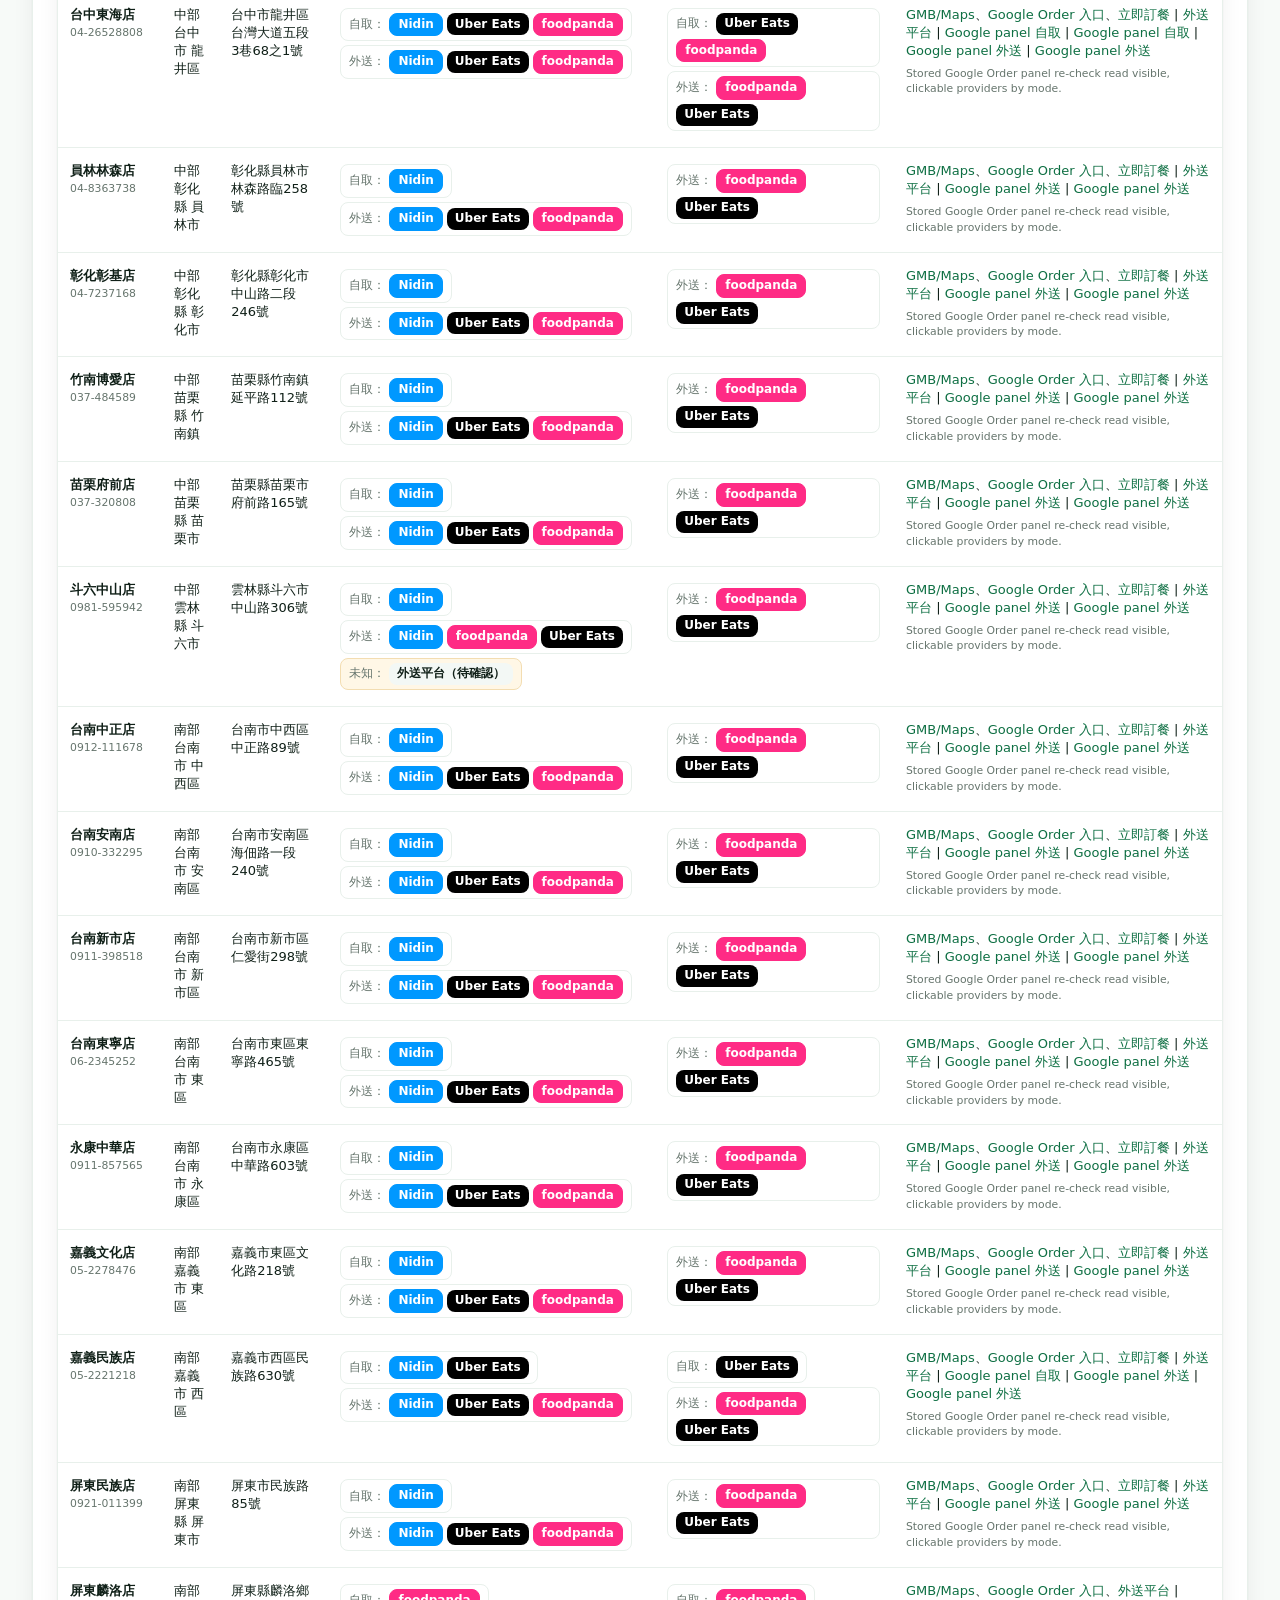
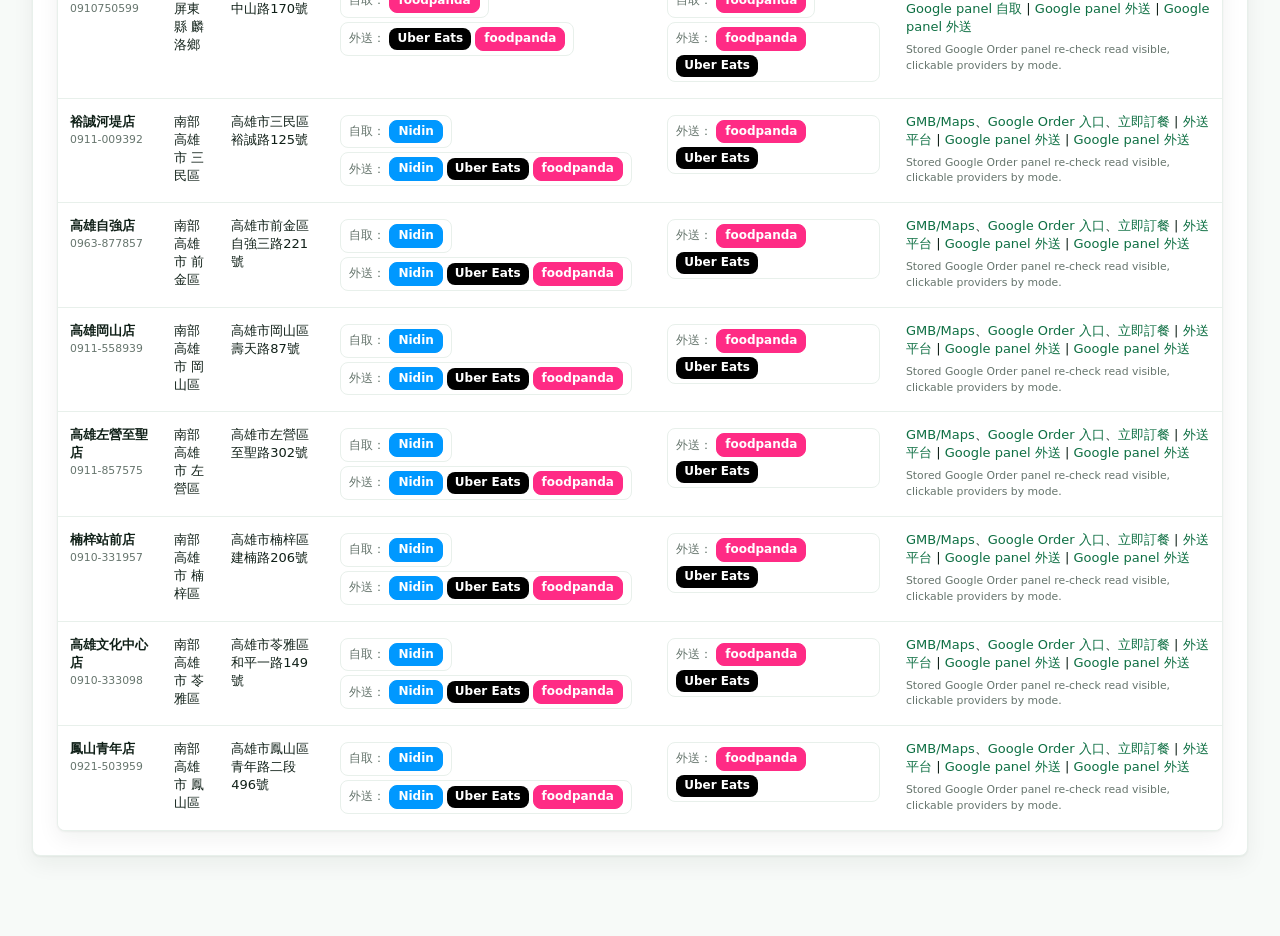
<file: daming/index.html>
<!doctype html>
<html lang="zh-Hant">
<head>
  <meta charset="utf-8" />
  <meta name="viewport" content="width=device-width, initial-scale=1" />
  <title>&#22823;&#33559;&#40670;&#39184;&#31995;&#32113;&#32317;&#35261;</title>
  <link rel="stylesheet" href="../assets/styles.css?v=31" />
</head>
<body>
  <header class="topbar">
    <div>
      <p class="eyebrow">Brand Order Analysis</p>
      <h1>&#22823;&#33559;&#26412;&#20301;&#35069;&#33590;&#22530;&#40670;&#39184;&#31995;&#32113;&#32317;&#35261;</h1>
      <p class="subhead">&#23448;&#26041;&#38272;&#24066;&#12289;GMB/Google Maps &#35206;&#33995;&#12289;&#20840;&#20358;&#28304;&#40670;&#39184;&#31995;&#32113;&#33287; Google Order &#20379;&#25033;&#21830;&#20998;&#26512;&#12290;<span class="version">v31 platform-refine</span></p>
    </div>
    <div class="meta">
      <span id="generatedAt">Loading</span>
      <a href="data/stores.csv">CSV</a>
      <a href="data/summary.json">Summary JSON</a>
    </div>
  </header>

  <main>
    <section class="controls">
      <div class="segmented" id="regionFilters"></div>
      <label>&#22478;&#24066;<select id="cityFilter"></select></label>
      <label>&#31995;&#32113;<select id="systemFilter"></select></label>
      <label>Google Order &#29376;&#24907;<select id="gmbFilter"><option value="all">&#20840;&#37096;</option><option value="confirmed">Google Order &#26377;&#20379;&#25033;&#21830;</option><option value="gap">Google Order &#20379;&#25033;&#21830;&#32570;&#21475;</option><option value="no_gmb_found">GMB/Maps &#26410;&#25214;&#21040;</option></select></label>
      <label class="search">&#25628;&#23563;&#38272;&#24066;<input id="searchInput" type="search" placeholder="&#38272;&#24066;&#12289;&#22320;&#22336;&#12289;&#22478;&#24066;" /></label>
    </section>

    <section class="insight-strip" id="insightStrip"></section>

    <section class="panel">
      <div class="section-title">
        <div><p class="eyebrow">1. Store Footprint</p><h2>&#21697;&#29260;&#38272;&#24066;&#32317;&#35261;</h2></div>
        <p>&#23448;&#26041;&#38272;&#24066;&#28858;&#20998;&#27597;&#65307;GMB/Maps &#20358;&#33258;&#23448;&#32178;&#23884;&#20837;&#30340;&#22320;&#22294;&#36899;&#32080;&#65292;Google Order &#38754;&#26495;&#24050;&#36880;&#24215;&#25171;&#38283;&#31293;&#26680;&#12290;</p>
      </div>
      <div class="kpi-grid" id="storeKpis"></div>
      <div class="split map-layout">
        <div>
          <h3>&#21488;&#28771;&#38272;&#24066;&#22320;&#22294;</h3>
          <p class="map-source">&#22320;&#22294;&#36650;&#24275;&#65306;Taiwan.md &#32291;&#24066; TopoJSON&#65292;&#24050;&#36681;&#28858;&#26412;&#27231; SVG&#12290;</p>
          <div class="taiwan-map" id="taiwanMap"></div>
        </div>
        <div><h3>&#22478;&#24066;&#25490;&#34892;</h3><div class="bars" id="cityBars"></div></div>
      </div>
    </section>

    <section class="panel">
      <div class="section-title">
        <div><p class="eyebrow">2. All Sources</p><h2>&#21697;&#29260;&#25972;&#39636;&#40670;&#39184;&#31995;&#32113;</h2></div>
        <p>&#25972;&#21512;&#23448;&#32178;&#31435;&#21363;&#35330;&#39184;&#12289;&#22806;&#36865;&#24179;&#21488;&#36899;&#32080;&#12289;&#24050;&#35299;&#26512;&#30701;&#32178;&#22336;&#33287; Google Order &#20379;&#25033;&#21830;&#35657;&#25818;&#12290;</p>
      </div>
      <div class="kpi-grid" id="allSourceKpis"></div>
      <div class="split">
        <div><h3>&#20840;&#20358;&#28304;&#33258;&#21462;&#31995;&#32113;</h3><div class="bars" id="pickupBars"></div></div>
        <div><h3>&#20840;&#20358;&#28304;&#22806;&#36865;&#31995;&#32113;</h3><div class="bars" id="deliveryBars"></div></div>
      </div>
      <div class="split compact">
        <div><h3>&#22823;&#21312;&#23566;&#20837;&#29575;</h3><div class="matrix" id="regionMatrix"></div></div>
        <div><h3>&#35299;&#35712;</h3><p class="note">Nidin &#20027;&#35201;&#20358;&#33258;&#23448;&#32178;&#12300;&#31435;&#21363;&#35330;&#39184;&#12301;&#65292;&#27161;&#31034;&#33258;&#21462;&#33287;&#22806;&#36865;&#65307;Uber Eats / foodpanda &#20027;&#35201;&#20358;&#33258;&#22806;&#36865;&#24179;&#21488;&#25110; Google Order &#36939;&#36865;&#38754;&#26495;&#12290;</p></div>
      </div>
    </section>

    <section class="panel warning">
      <div class="section-title">
        <div><p class="eyebrow">3. Google Order</p><h2>Google Order &#20379;&#25033;&#21830;&#32317;&#35261;</h2></div>
        <p>&#21482;&#35336;&#20837; Google &#21830;&#23478;&#38913;&#34253;&#33394;&#12300;&#32218;&#19978;&#40670;&#39184;&#12301;&#25353;&#37397;&#40670;&#20837;&#24460;&#65292;&#22312;&#33258;&#21462;&#25110;&#36939;&#36865;&#38754;&#26495;&#23526;&#38555;&#30475;&#21040;&#30340;&#20379;&#25033;&#21830;&#12290;</p>
      </div>
      <div class="kpi-grid" id="gmbKpis"></div>
      <div class="split">
        <div><h3>Google Order &#33258;&#21462;&#20379;&#25033;&#21830;</h3><div class="bars" id="gmbPickupBars"></div></div>
        <div><h3>Google Order &#22806;&#36865;&#20379;&#25033;&#21830;</h3><div class="bars" id="gmbDeliveryBars"></div></div>
      </div>
    </section>

    <section class="panel">
      <div class="section-title"><div><p class="eyebrow">4. Comparison</p><h2>&#20840;&#20358;&#28304; vs Google Order &#20379;&#25033;&#21830;</h2></div></div>
      <div class="table-wrap"><table><thead><tr><th>&#31995;&#32113;</th><th>&#20840;&#20358;&#28304;&#38272;&#24066;</th><th>&#20840;&#20358;&#28304;&#23566;&#20837;&#29575;</th><th>Google Order &#20379;&#25033;&#21830;&#38272;&#24066;</th><th>Google Order &#20379;&#25033;&#21830;&#35206;&#33995;&#29575;</th><th>&#24046;&#36317;</th></tr></thead><tbody id="comparisonRows"></tbody></table></div>
    </section>

    <section class="panel">
      <div class="section-title"><div><p class="eyebrow">5. Store Details</p><h2>&#38272;&#24066;&#26126;&#32048;</h2></div><p id="detailCount"></p></div>
      <div class="table-wrap details"><table><thead><tr><th>&#38272;&#24066;</th><th>&#22320;&#21312;</th><th>&#22320;&#22336;</th><th>&#20840;&#20358;&#28304;&#31995;&#32113;</th><th>Google Order &#20379;&#25033;&#21830;</th><th>&#35657;&#25818;</th></tr></thead><tbody id="storeRows"></tbody></table></div>
    </section>
  </main>

  <script src="data-inline.js?v=27"></script>
  <script src="../assets/taiwan-map.js?v=18"></script>
  <script src="../assets/app.js?v=31"></script>
</body>
</html>
</file>
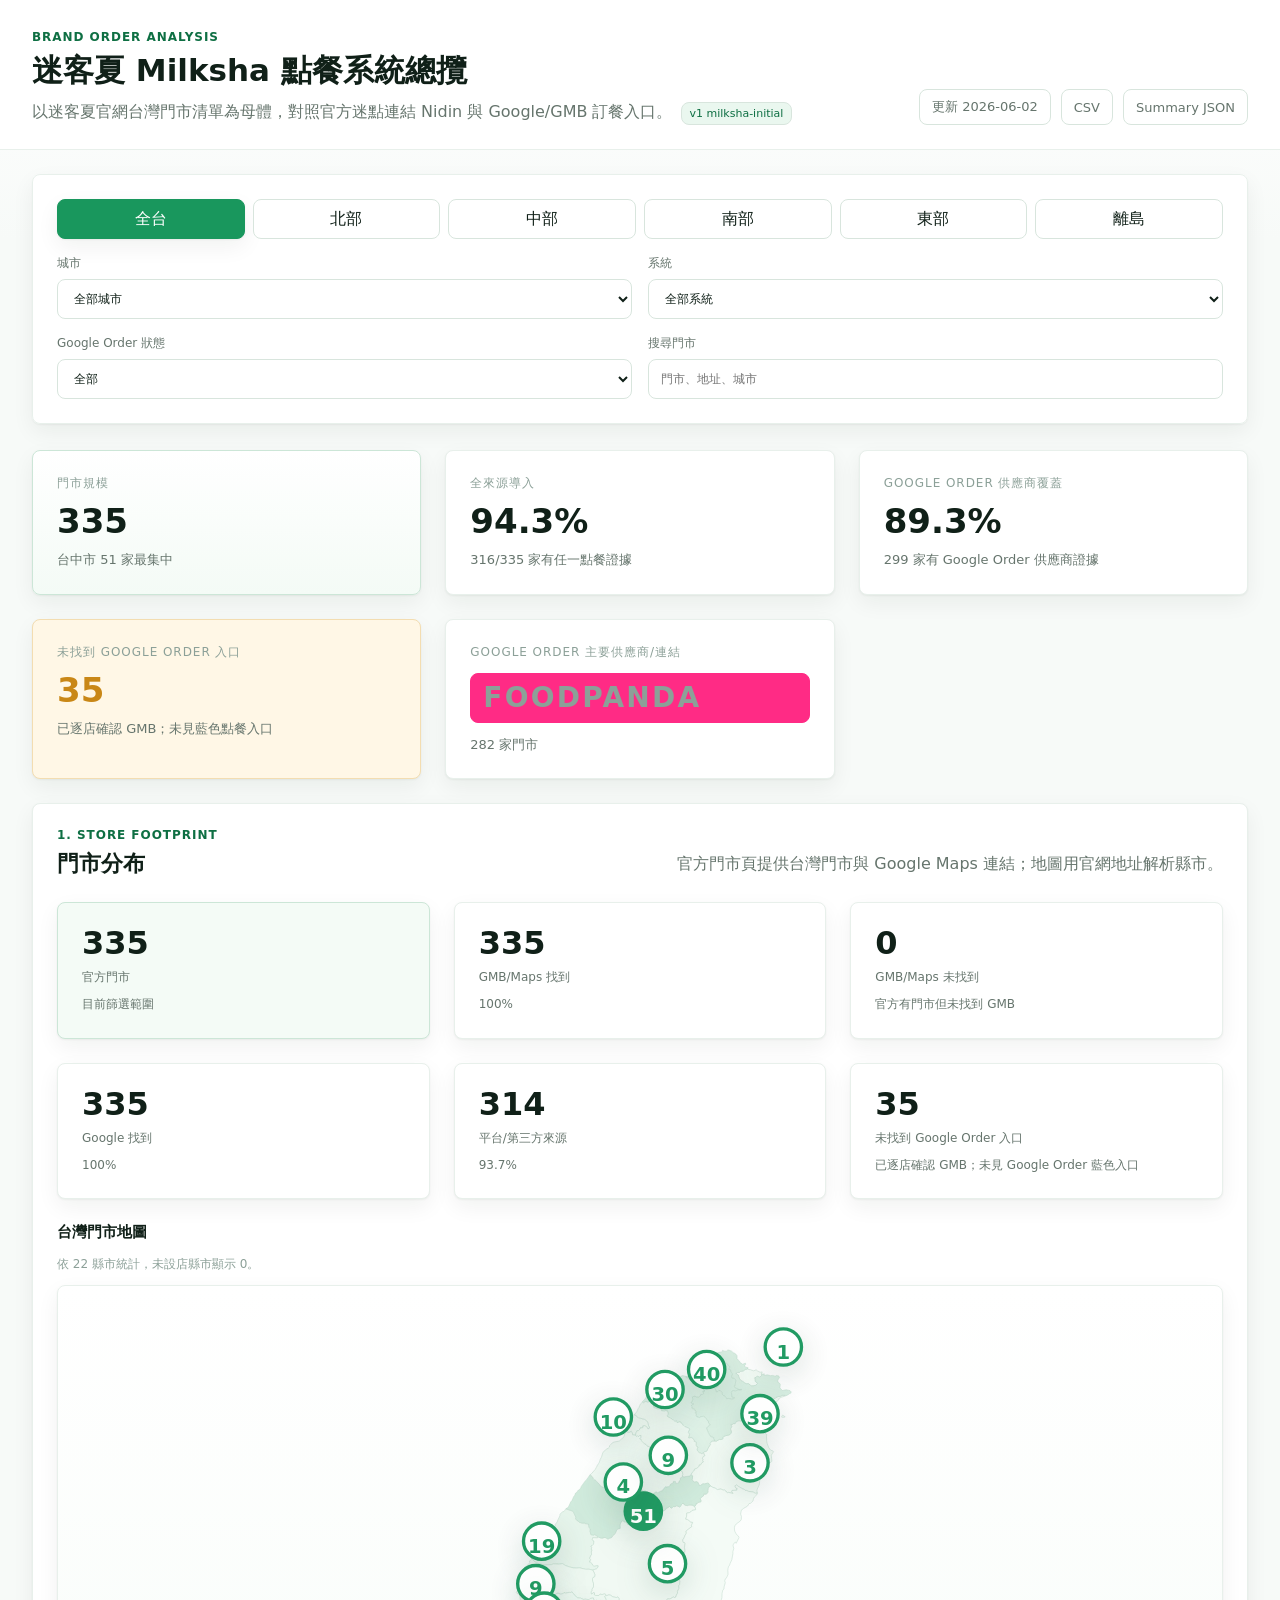
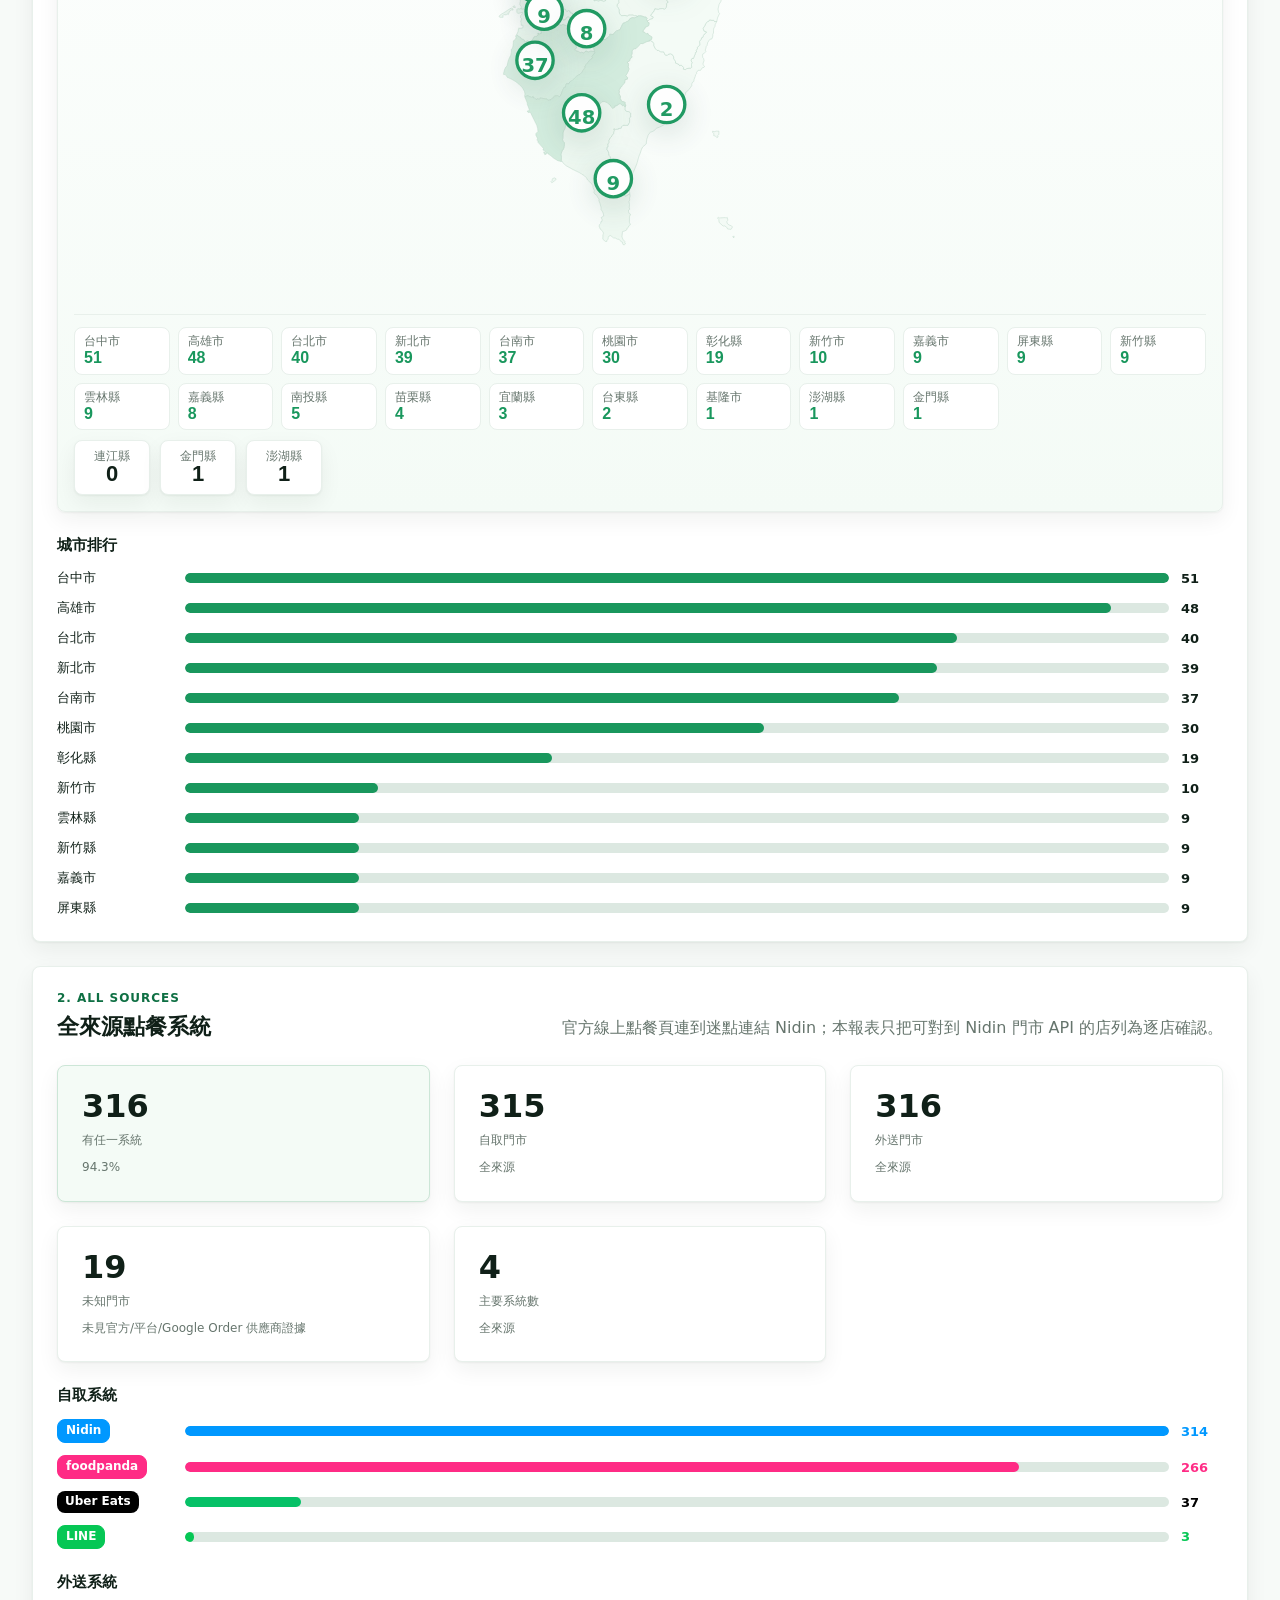
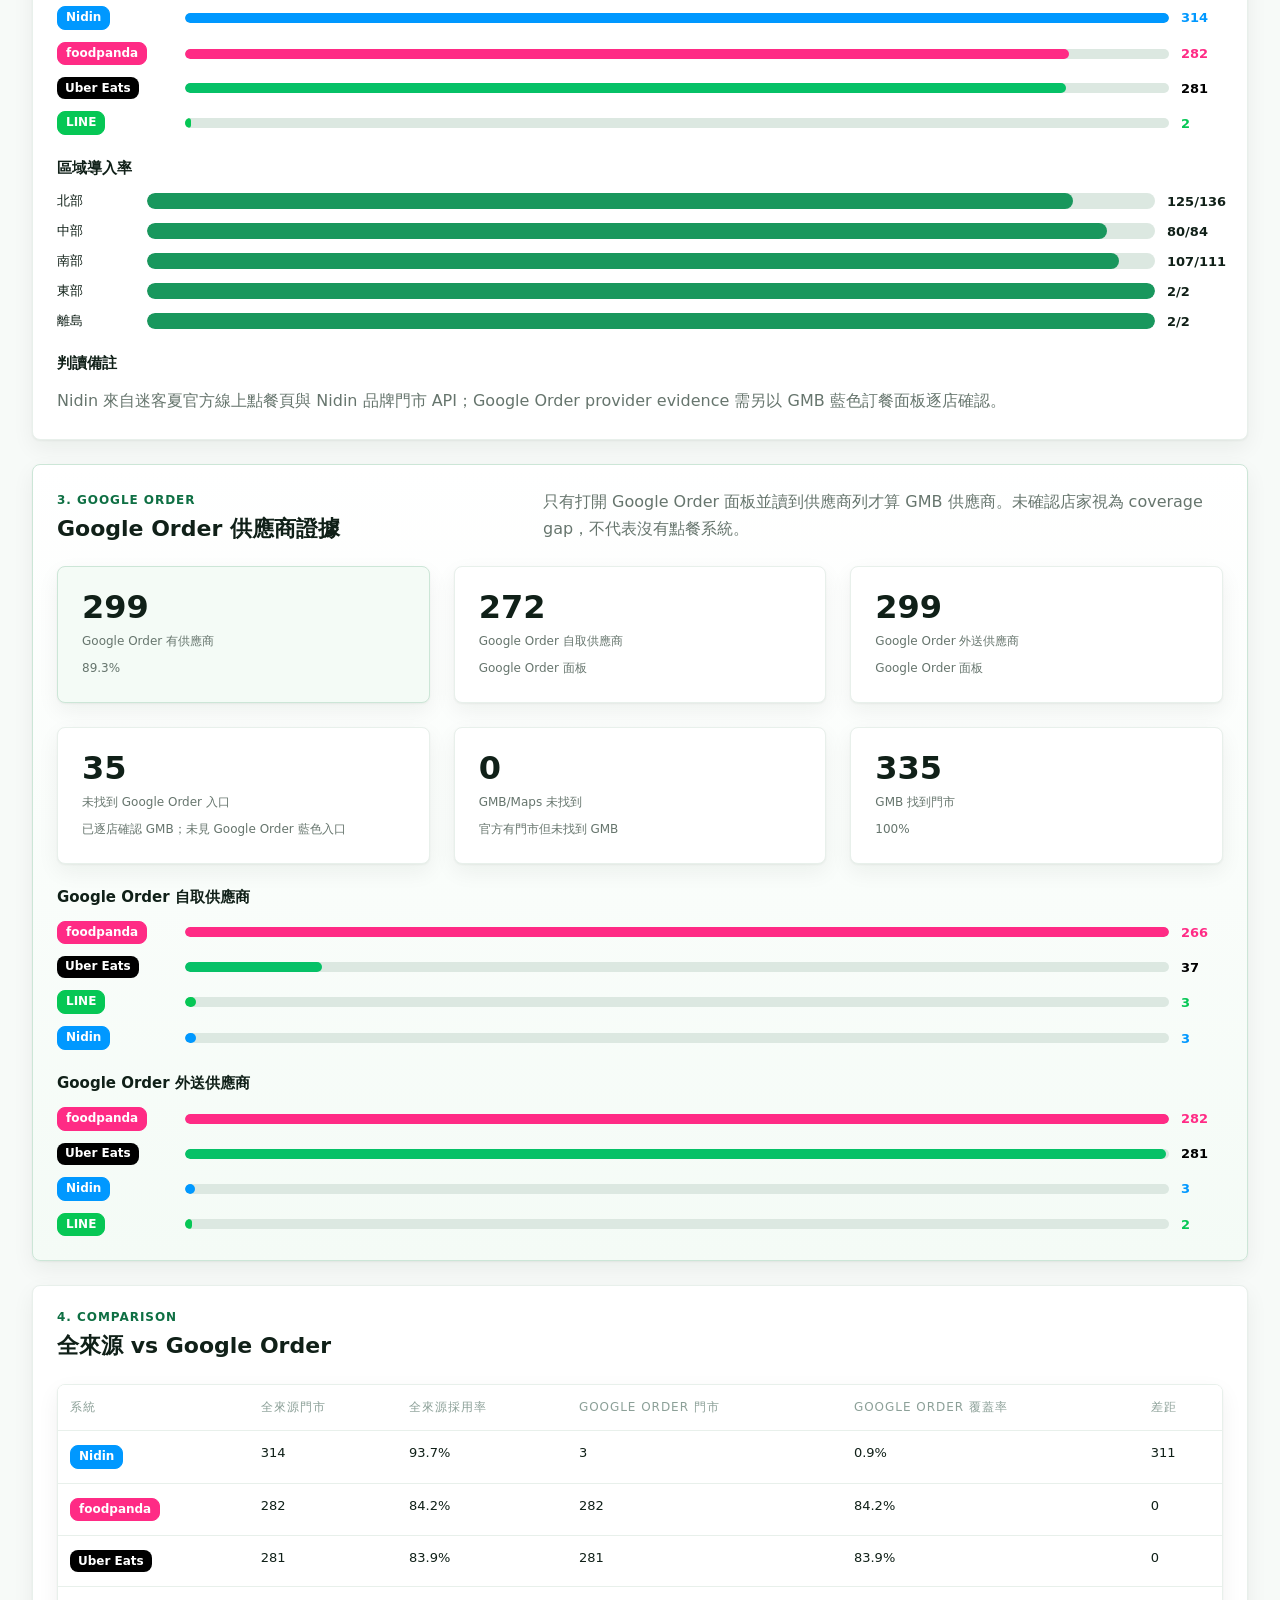
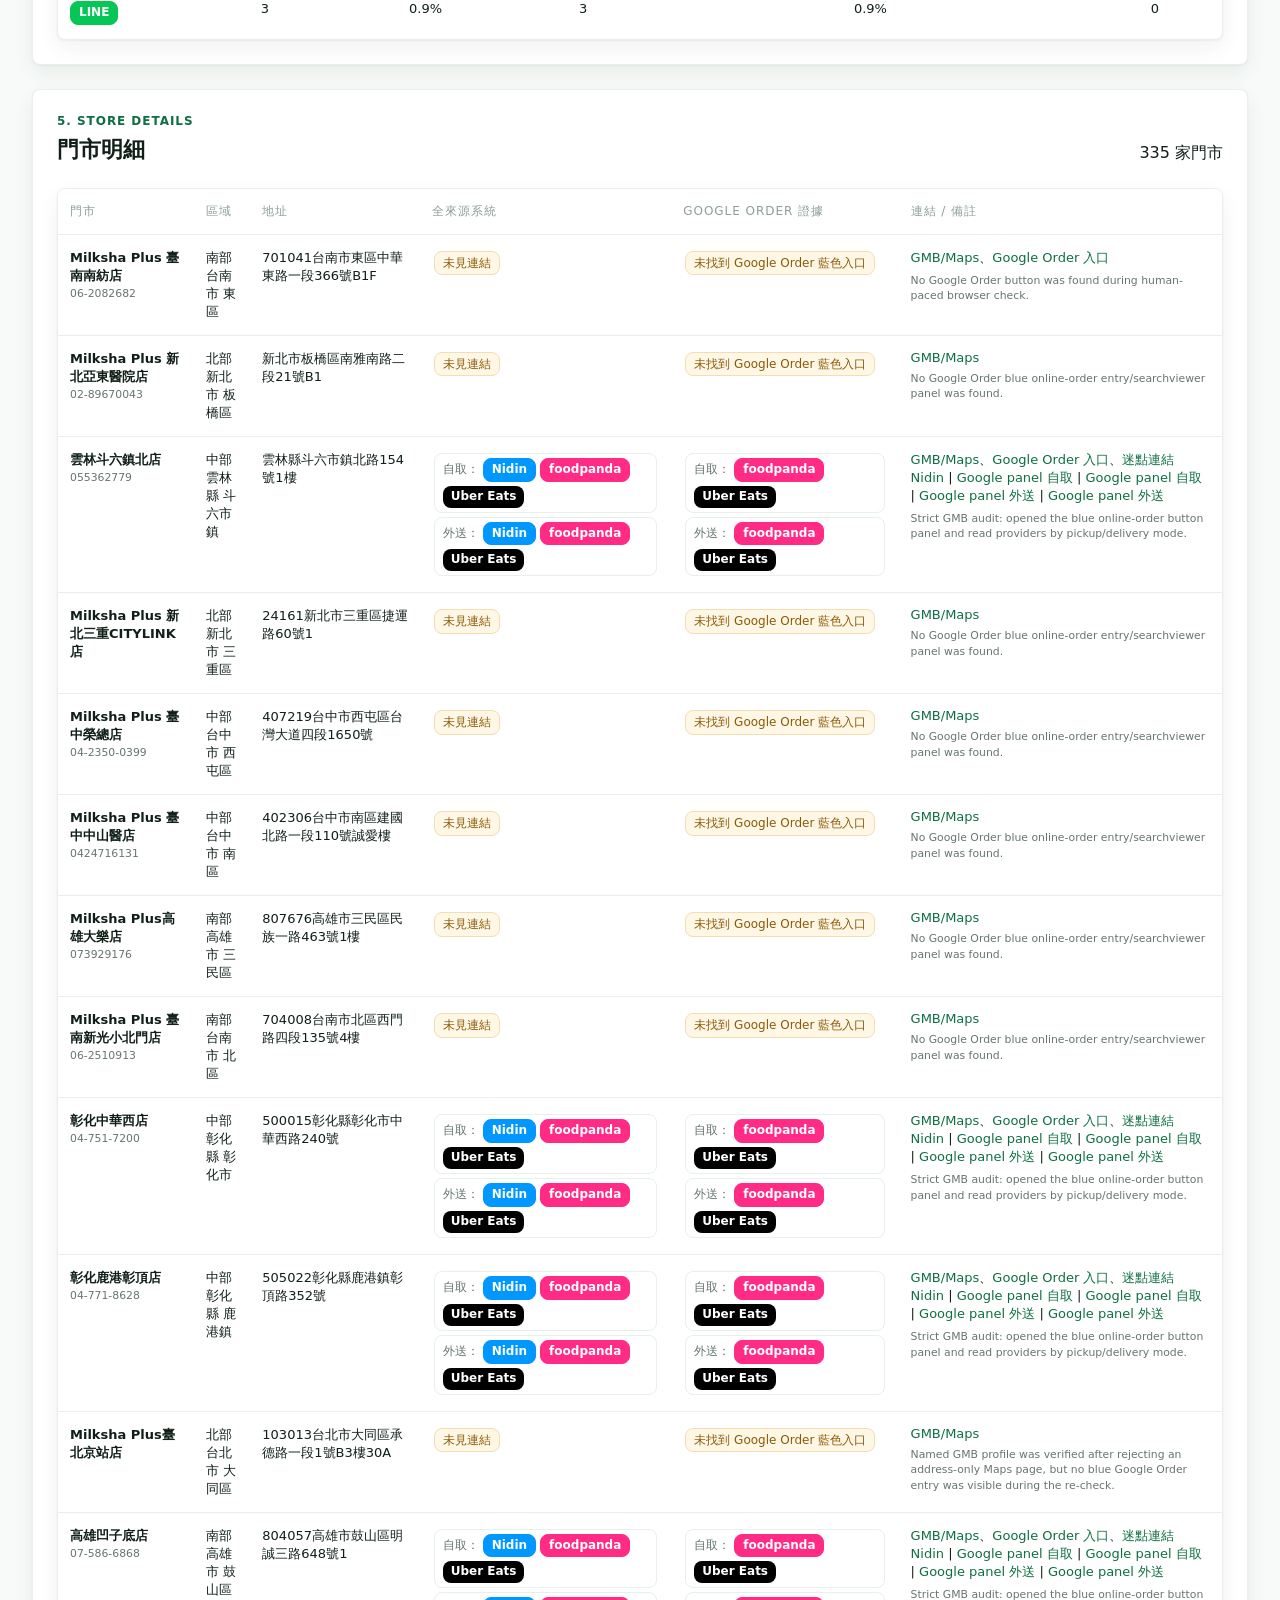
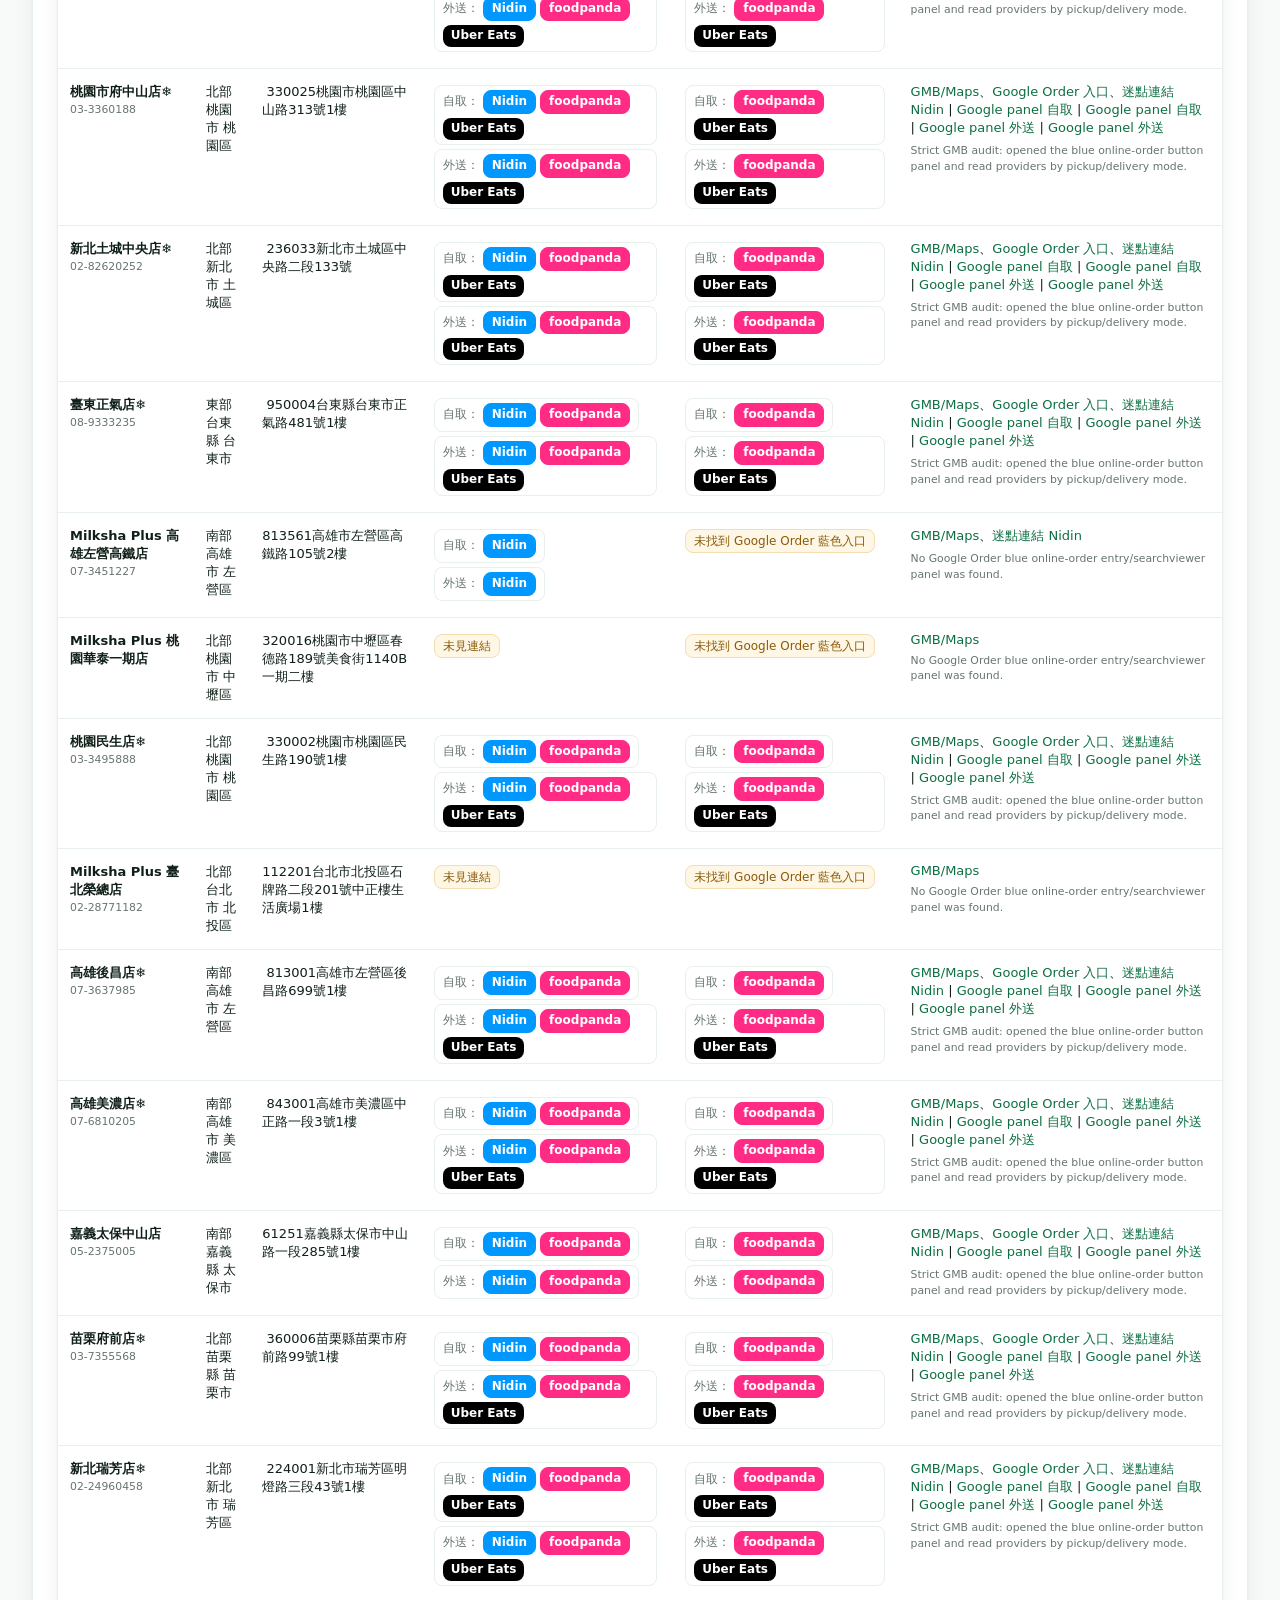
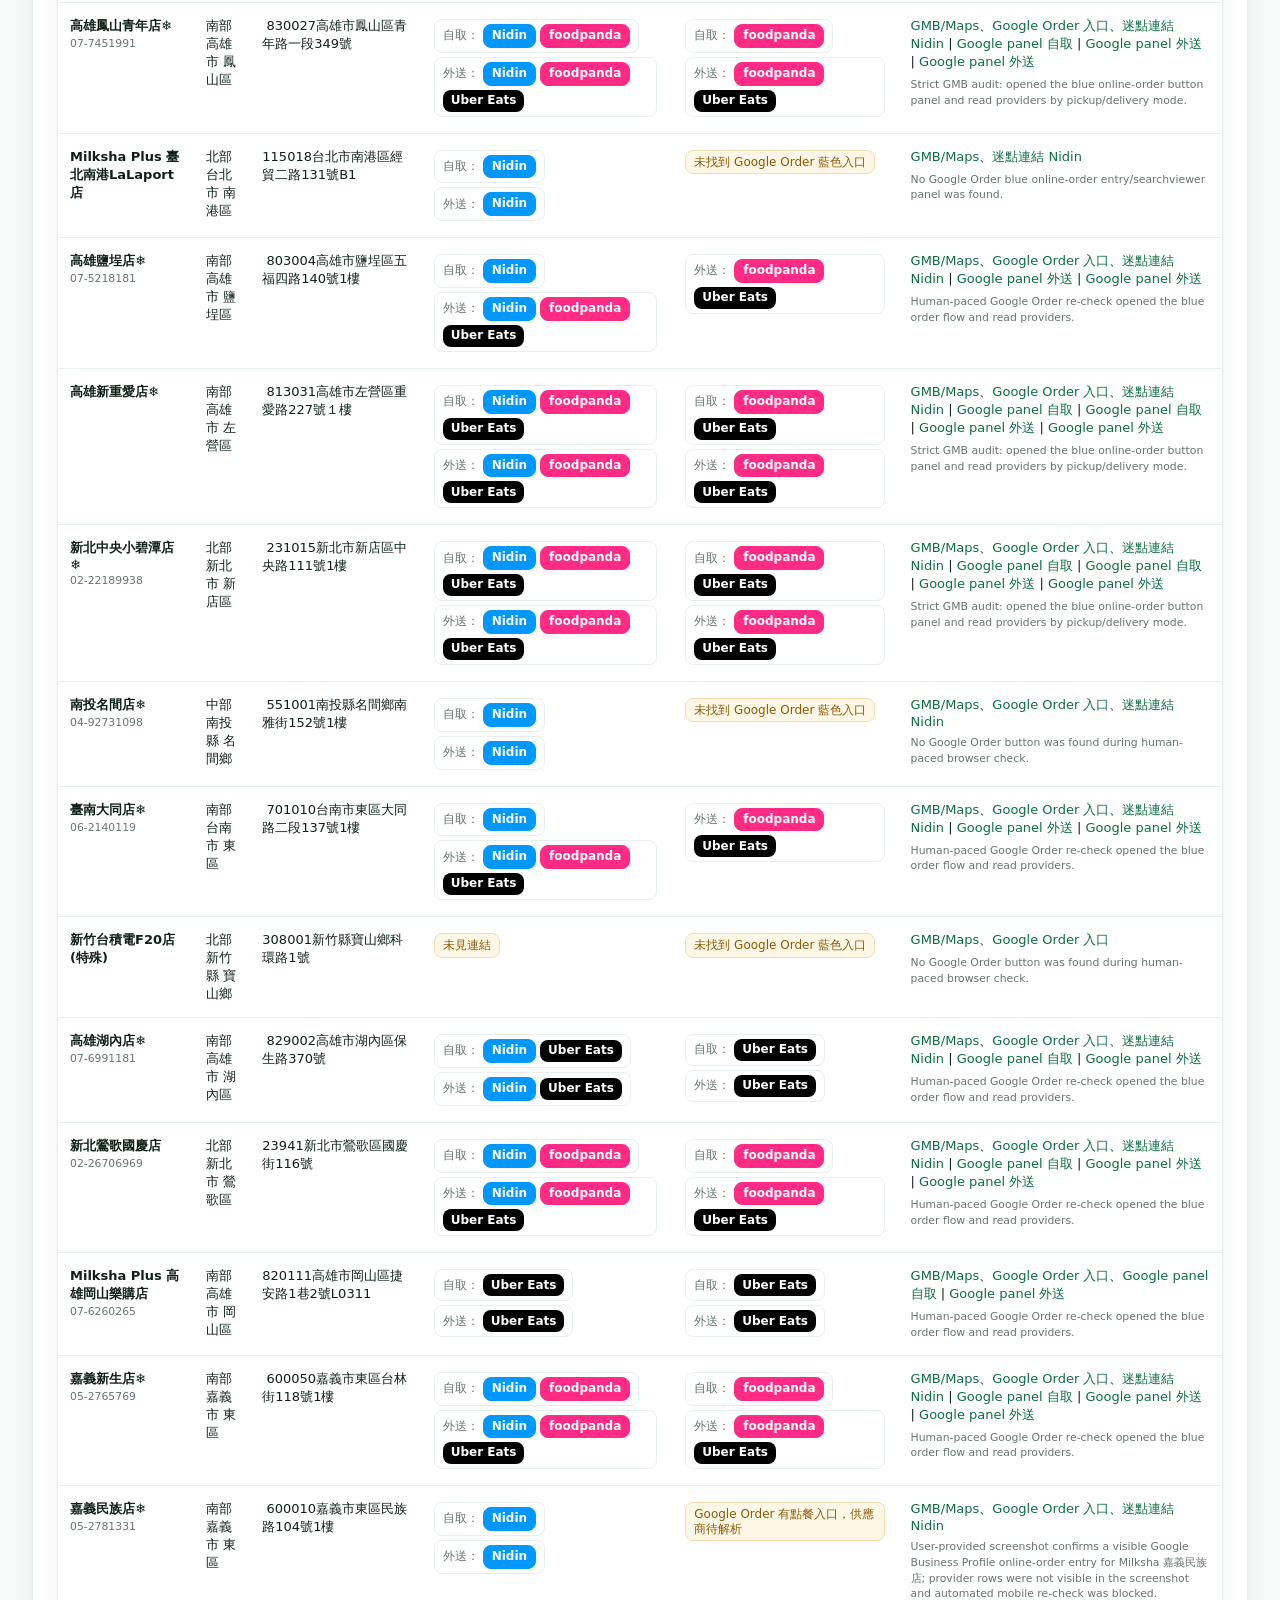
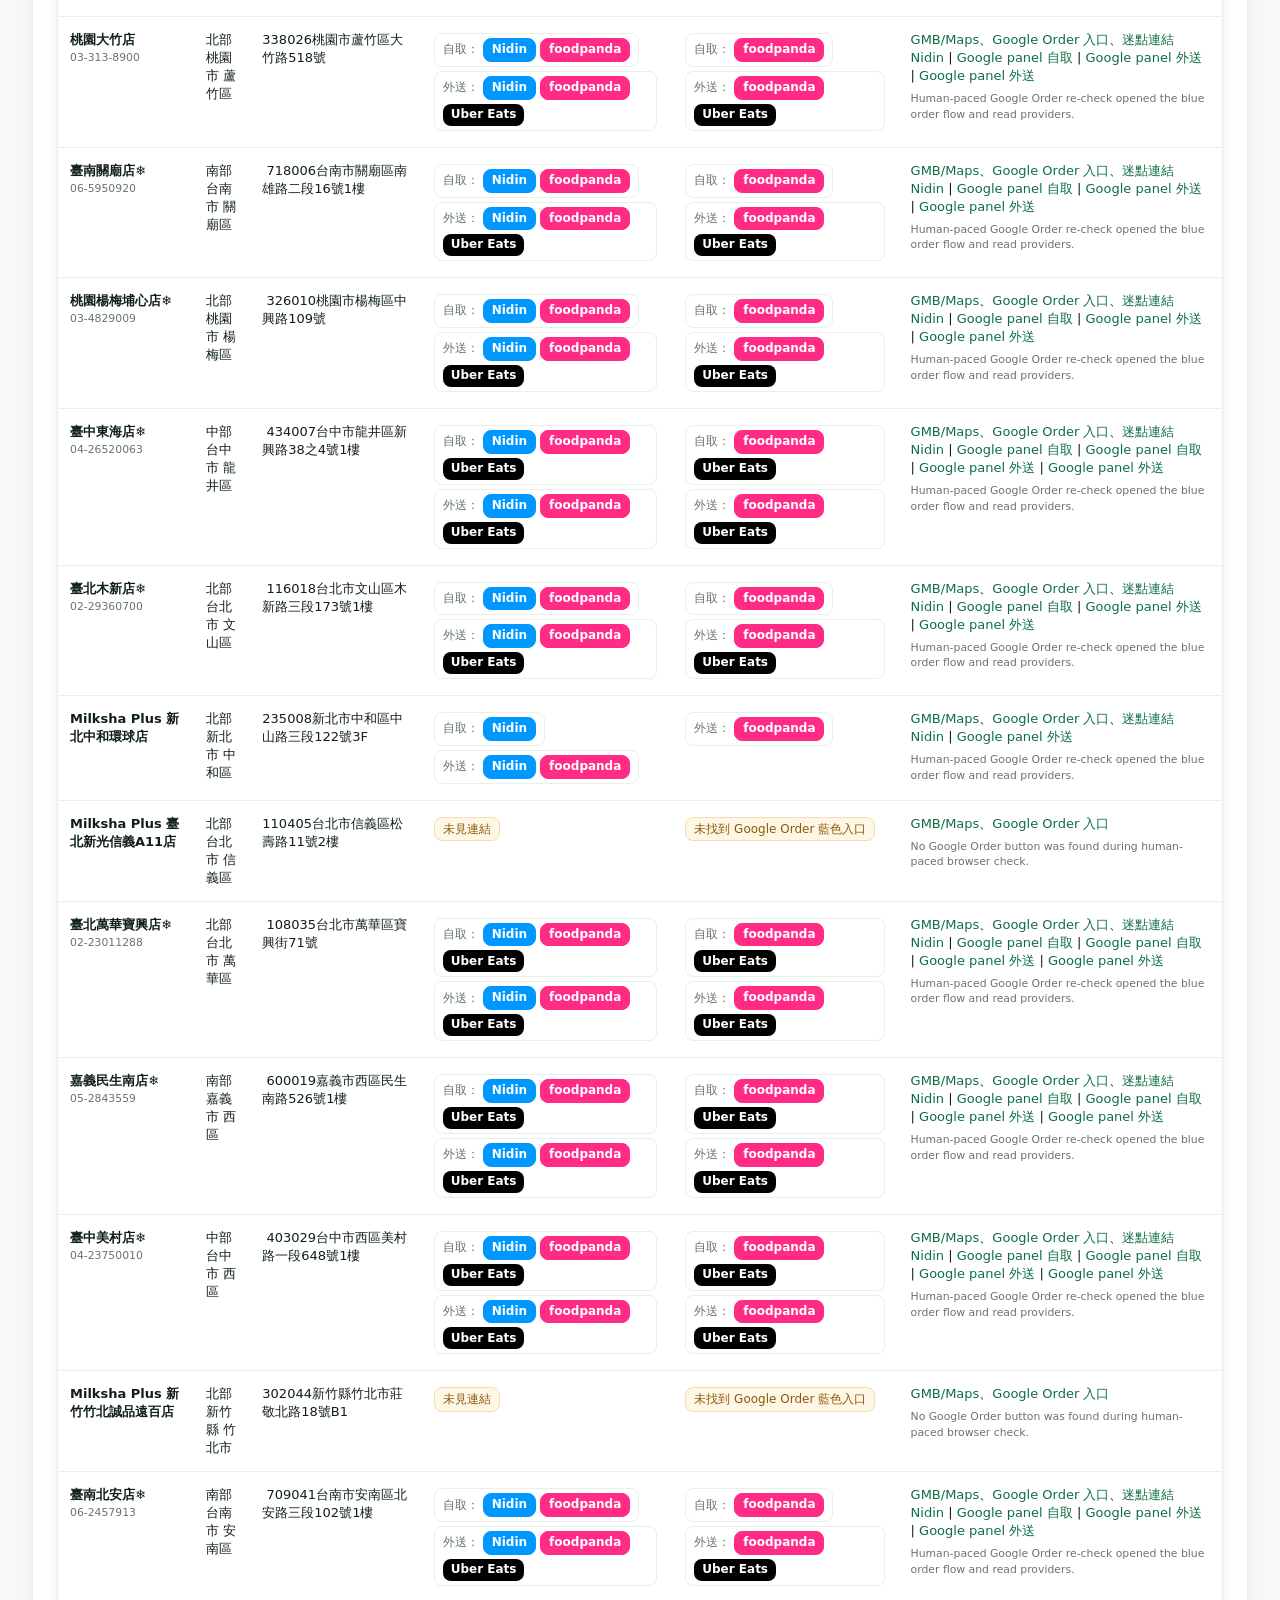
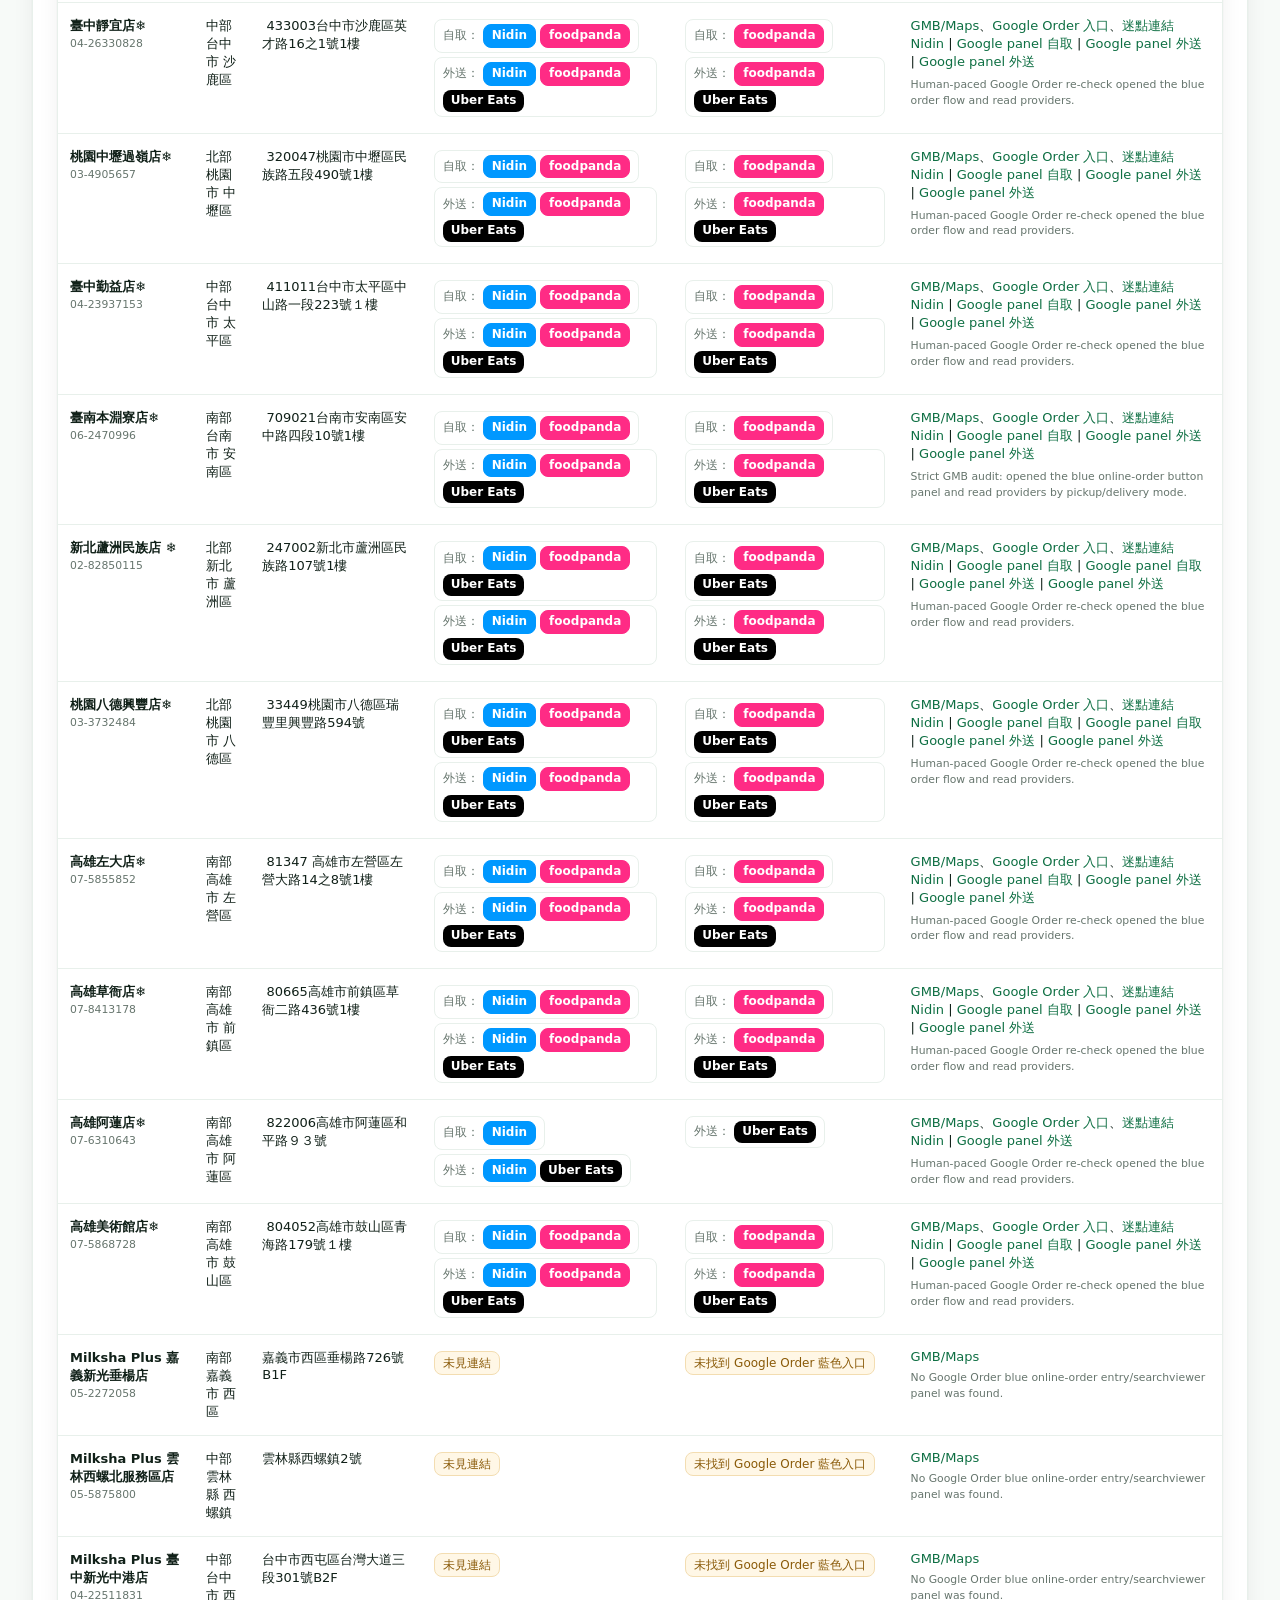
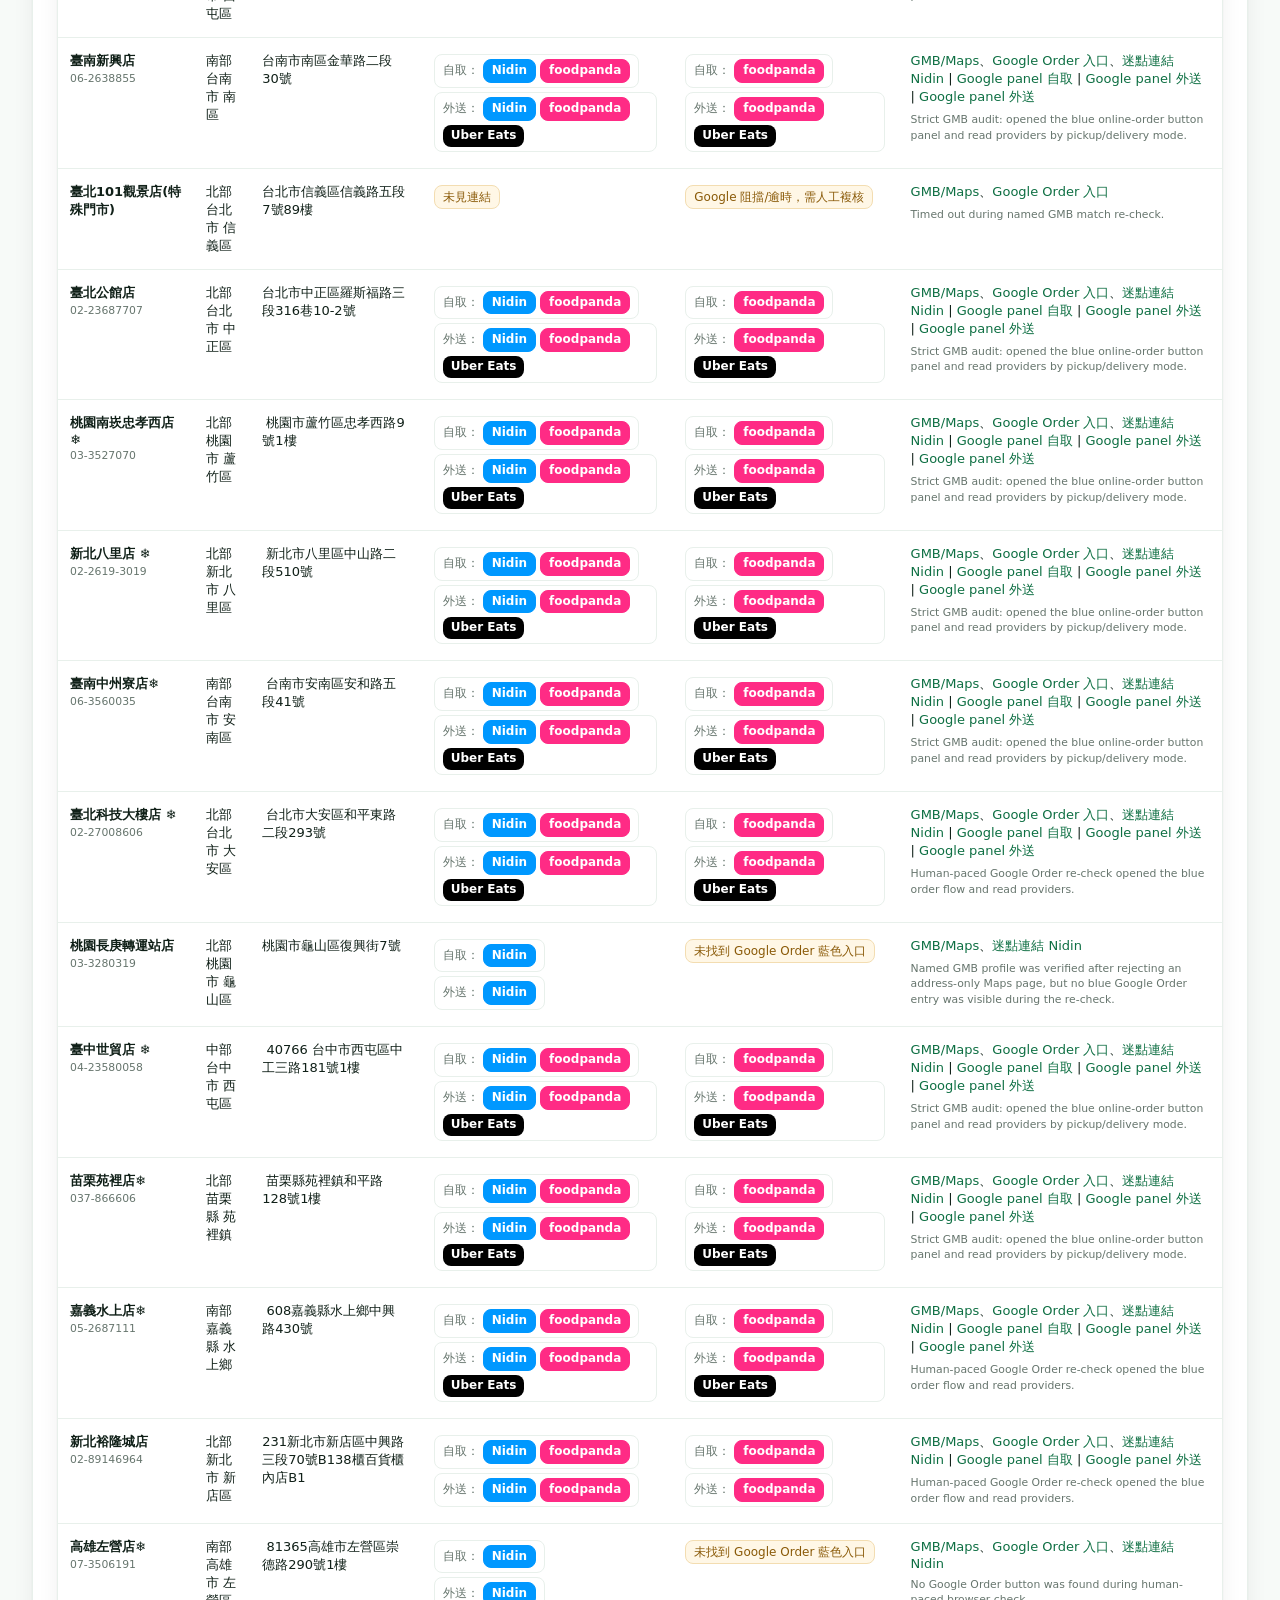
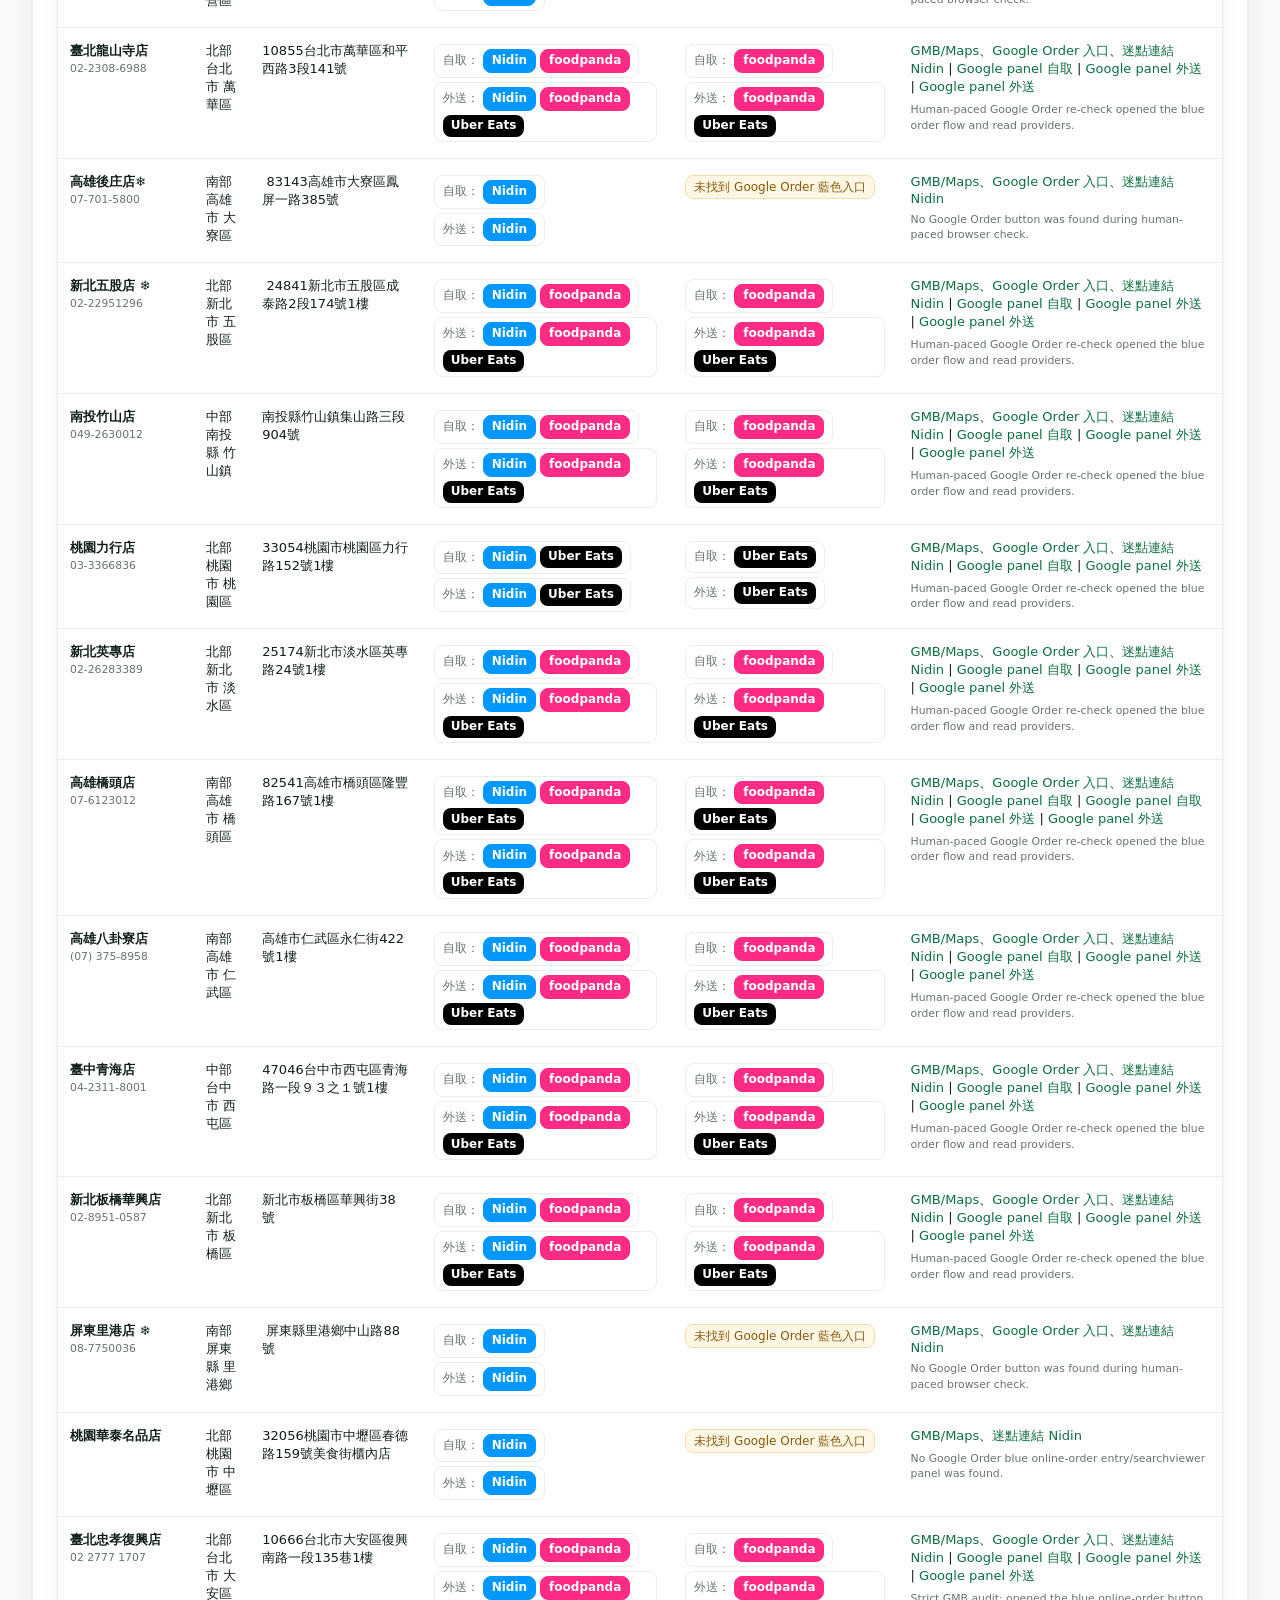
<file: milksha/index.html>
<!doctype html>
<html lang="zh-Hant">
<head>
  <meta charset="utf-8" />
  <meta name="viewport" content="width=device-width, initial-scale=1" />
  <title>迷客夏 Milksha 點餐系統總攬</title>
  <link rel="stylesheet" href="../assets/styles.css?v=31" />
</head>
<body>
  <header class="topbar">
    <div>
      <p class="eyebrow">Brand Order Analysis</p>
      <h1>迷客夏 Milksha 點餐系統總攬</h1>
      <p class="subhead">以迷客夏官網台灣門市清單為母體，對照官方迷點連結 Nidin 與 Google/GMB 訂餐入口。<span class="version">v1 milksha-initial</span></p>
    </div>
    <div class="meta">
      <span id="generatedAt">Loading</span>
      <a href="data/stores.csv">CSV</a>
      <a href="data/summary.json">Summary JSON</a>
    </div>
  </header>

  <main>
    <section class="controls">
      <div class="segmented" id="regionFilters"></div>
      <label>城市<select id="cityFilter"></select></label>
      <label>系統<select id="systemFilter"></select></label>
      <label>Google Order 狀態<select id="gmbFilter"><option value="all">全部</option><option value="confirmed">Google Order 已確認</option><option value="gap">Google Order 缺口</option><option value="no_gmb_found">GMB 未找到</option></select></label>
      <label class="search">搜尋門市<input id="searchInput" type="search" placeholder="門市、地址、城市" /></label>
    </section>

    <section class="insight-strip" id="insightStrip"></section>

    <section class="panel">
      <div class="section-title">
        <div><p class="eyebrow">1. Store Footprint</p><h2>門市分布</h2></div>
        <p>官方門市頁提供台灣門市與 Google Maps 連結；地圖用官網地址解析縣市。</p>
      </div>
      <div class="kpi-grid" id="storeKpis"></div>
      <div class="split map-layout">
        <div>
          <h3>台灣門市地圖</h3>
          <p class="map-source">依 22 縣市統計，未設店縣市顯示 0。</p>
          <div class="taiwan-map" id="taiwanMap"></div>
        </div>
        <div><h3>城市排行</h3><div class="bars" id="cityBars"></div></div>
      </div>
    </section>

    <section class="panel">
      <div class="section-title">
        <div><p class="eyebrow">2. All Sources</p><h2>全來源點餐系統</h2></div>
        <p>官方線上點餐頁連到迷點連結 Nidin；本報表只把可對到 Nidin 門市 API 的店列為逐店確認。</p>
      </div>
      <div class="kpi-grid" id="allSourceKpis"></div>
      <div class="split">
        <div><h3>自取系統</h3><div class="bars" id="pickupBars"></div></div>
        <div><h3>外送系統</h3><div class="bars" id="deliveryBars"></div></div>
      </div>
      <div class="split compact">
        <div><h3>區域導入率</h3><div class="matrix" id="regionMatrix"></div></div>
        <div><h3>判讀備註</h3><p class="note">Nidin 來自迷客夏官方線上點餐頁與 Nidin 品牌門市 API；Google Order provider evidence 需另以 GMB 藍色訂餐面板逐店確認。</p></div>
      </div>
    </section>

    <section class="panel warning">
      <div class="section-title">
        <div><p class="eyebrow">3. Google Order</p><h2>Google Order 供應商證據</h2></div>
        <p>只有打開 Google Order 面板並讀到供應商列才算 GMB 供應商。未確認店家視為 coverage gap，不代表沒有點餐系統。</p>
      </div>
      <div class="kpi-grid" id="gmbKpis"></div>
      <div class="split">
        <div><h3>Google Order 自取供應商</h3><div class="bars" id="gmbPickupBars"></div></div>
        <div><h3>Google Order 外送供應商</h3><div class="bars" id="gmbDeliveryBars"></div></div>
      </div>
    </section>

    <section class="panel">
      <div class="section-title"><div><p class="eyebrow">4. Comparison</p><h2>全來源 vs Google Order</h2></div></div>
      <div class="table-wrap"><table><thead><tr><th>系統</th><th>全來源門市</th><th>全來源採用率</th><th>Google Order 門市</th><th>Google Order 覆蓋率</th><th>差距</th></tr></thead><tbody id="comparisonRows"></tbody></table></div>
    </section>

    <section class="panel">
      <div class="section-title"><div><p class="eyebrow">5. Store Details</p><h2>門市明細</h2></div><span id="detailCount"></span></div>
      <div class="table-wrap"><table><thead><tr><th>門市</th><th>區域</th><th>地址</th><th>全來源系統</th><th>Google Order 證據</th><th>連結 / 備註</th></tr></thead><tbody id="storeRows"></tbody></table></div>
    </section>
  </main>

  <script src="data-inline.js?v=1"></script>
  <script src="../assets/taiwan-map.js?v=31"></script>
  <script src="../assets/app.js?v=31"></script>
</body>
</html>
</file>
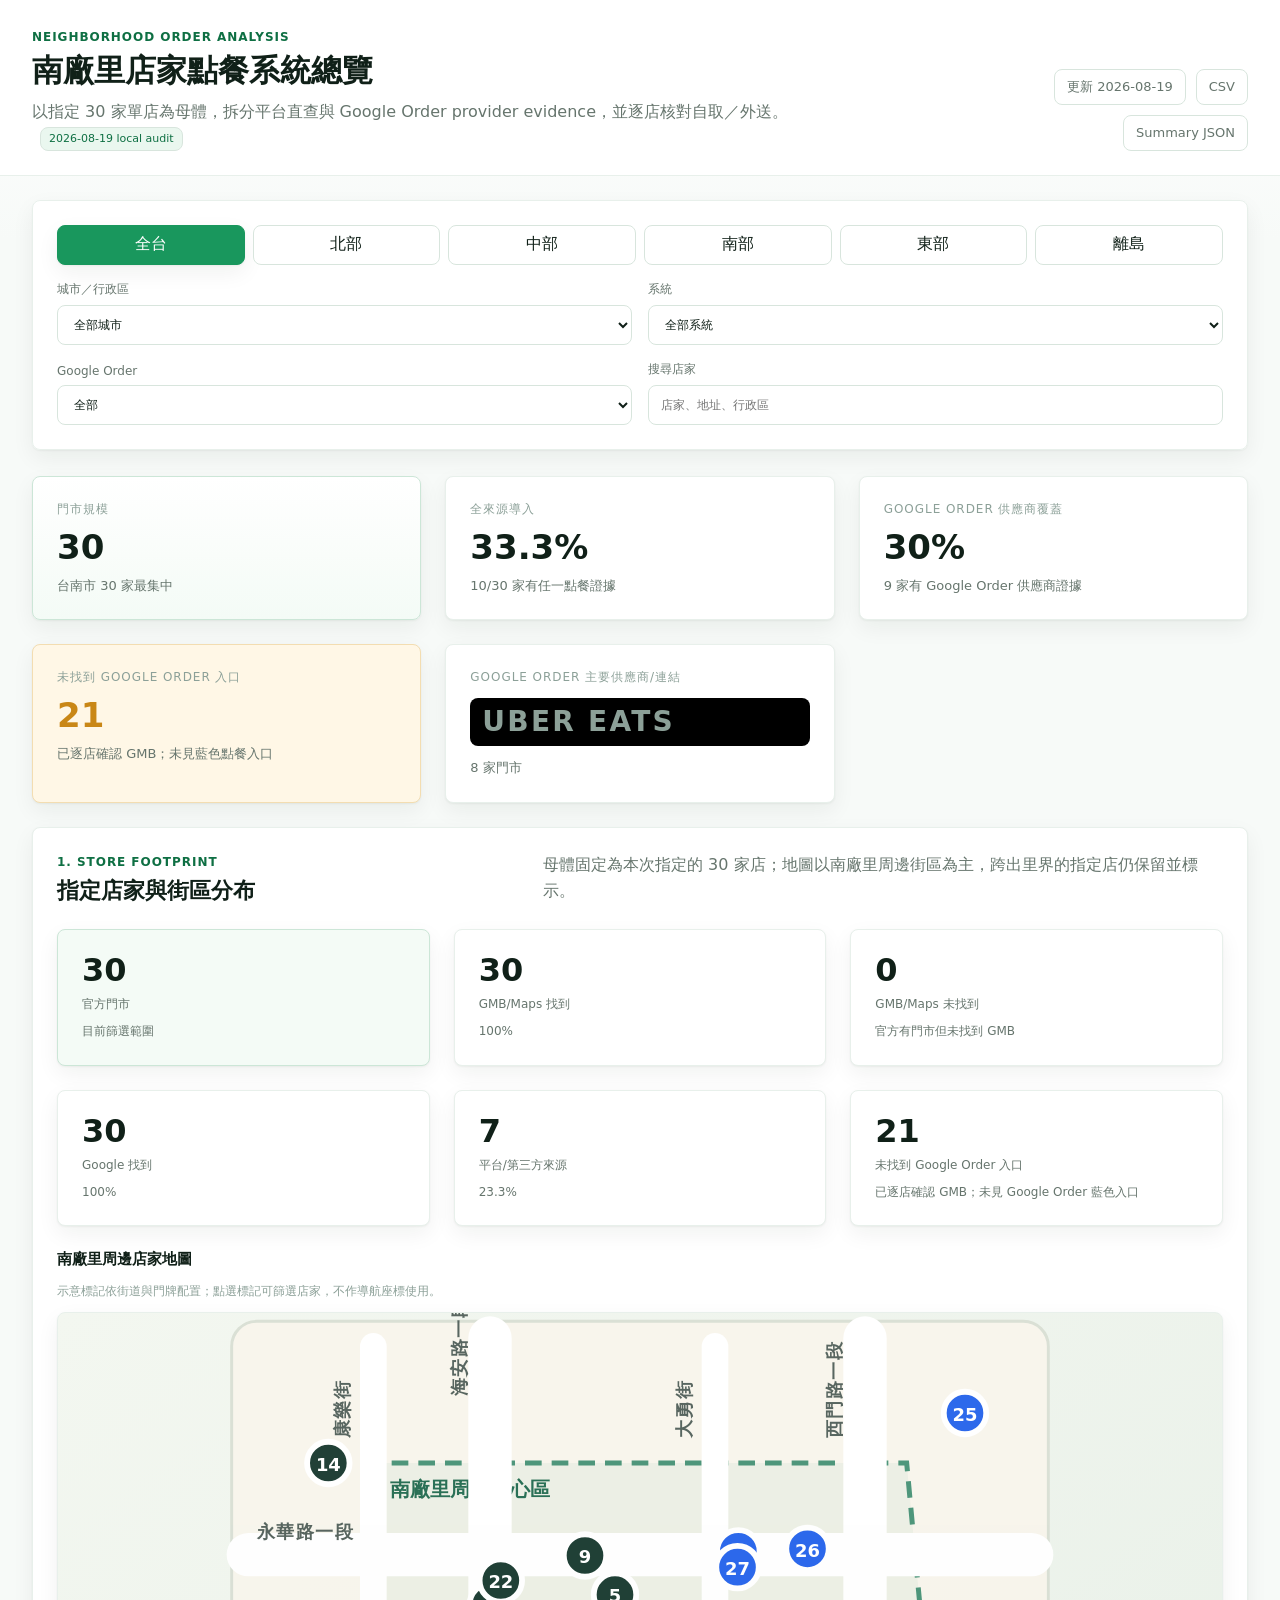
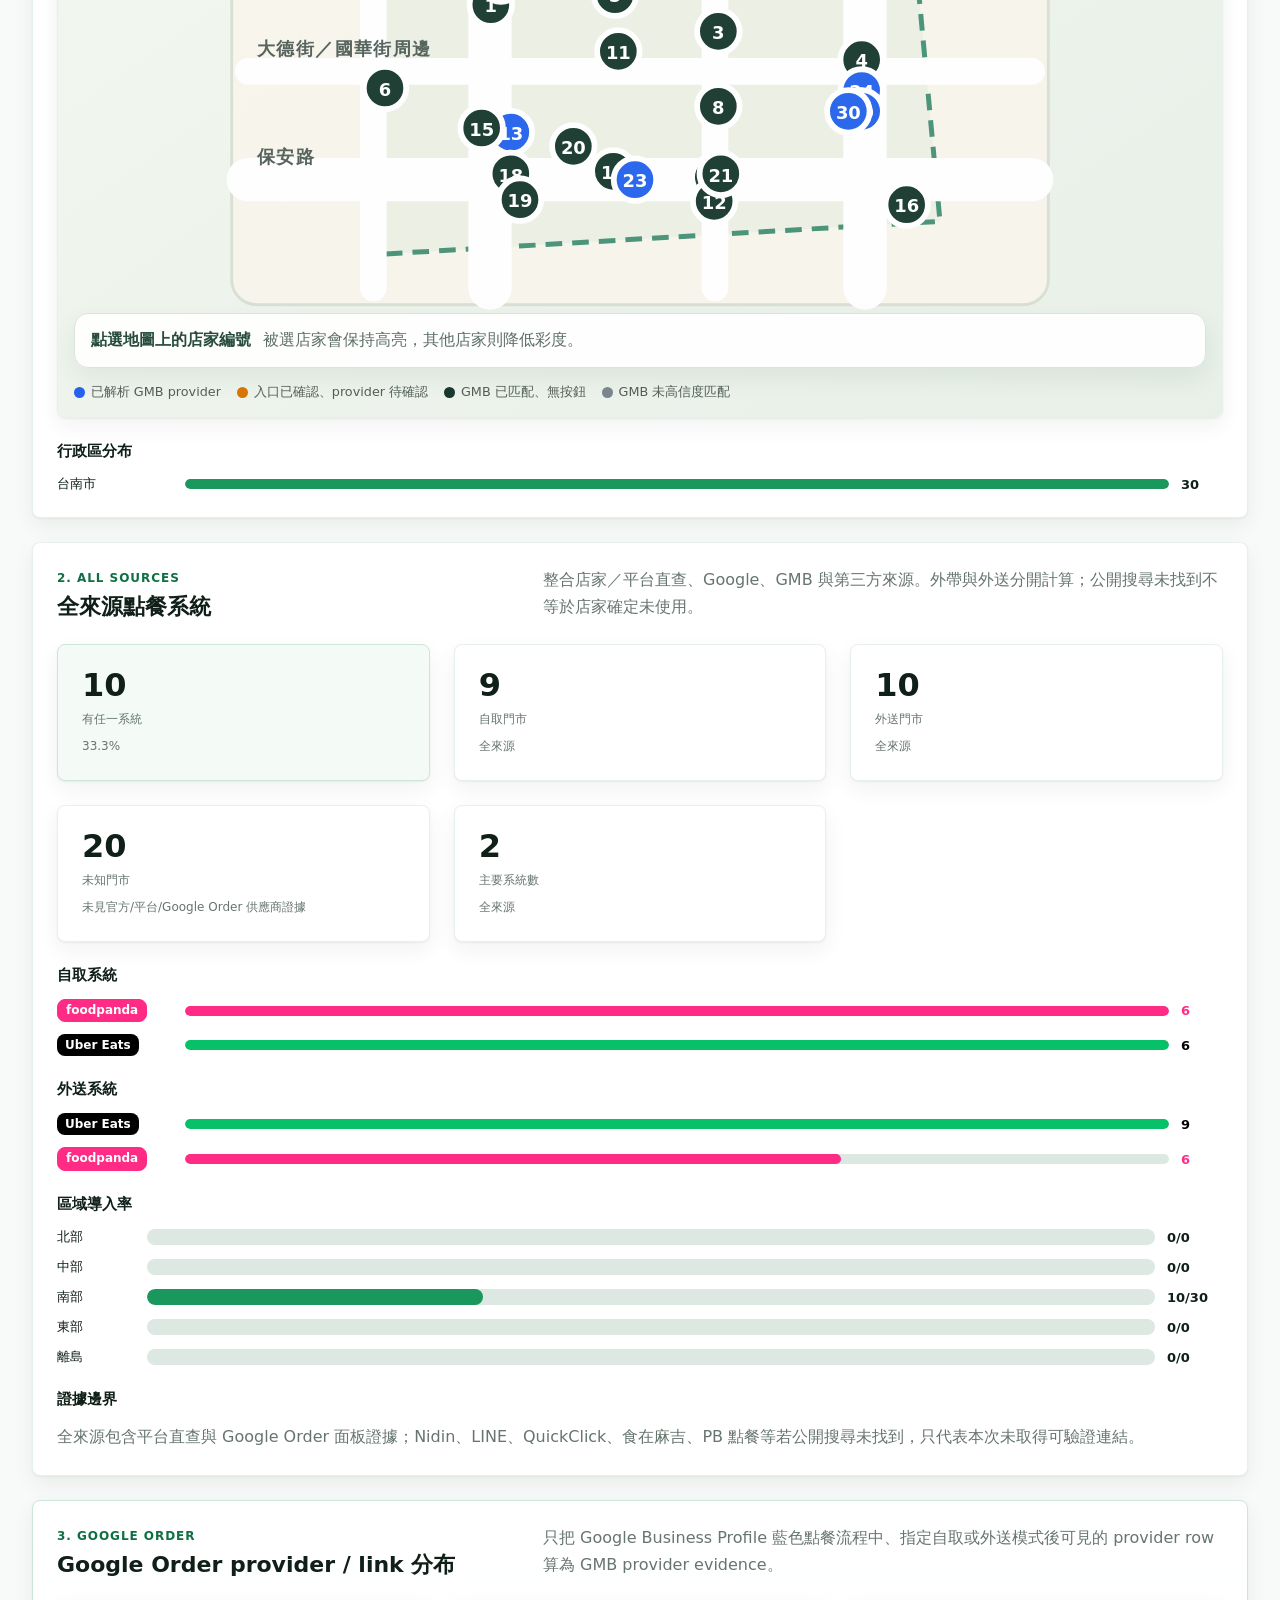
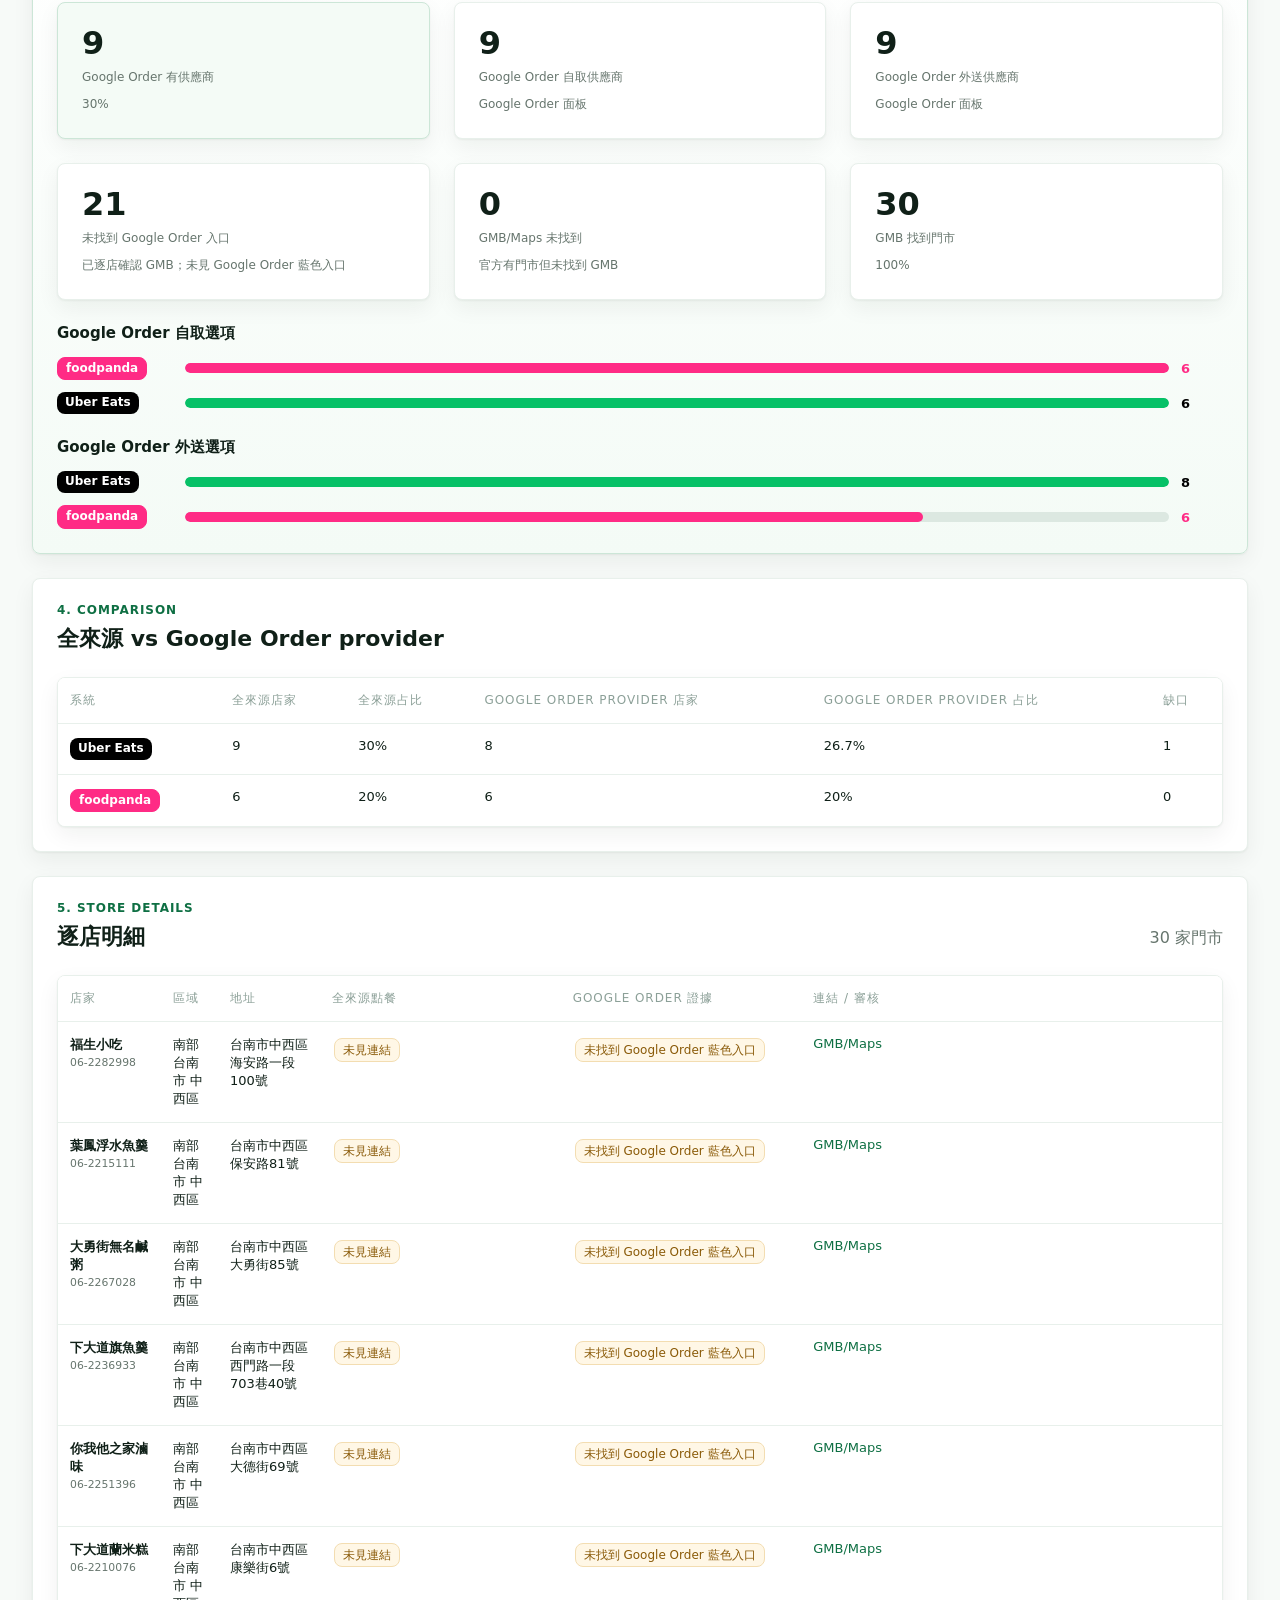
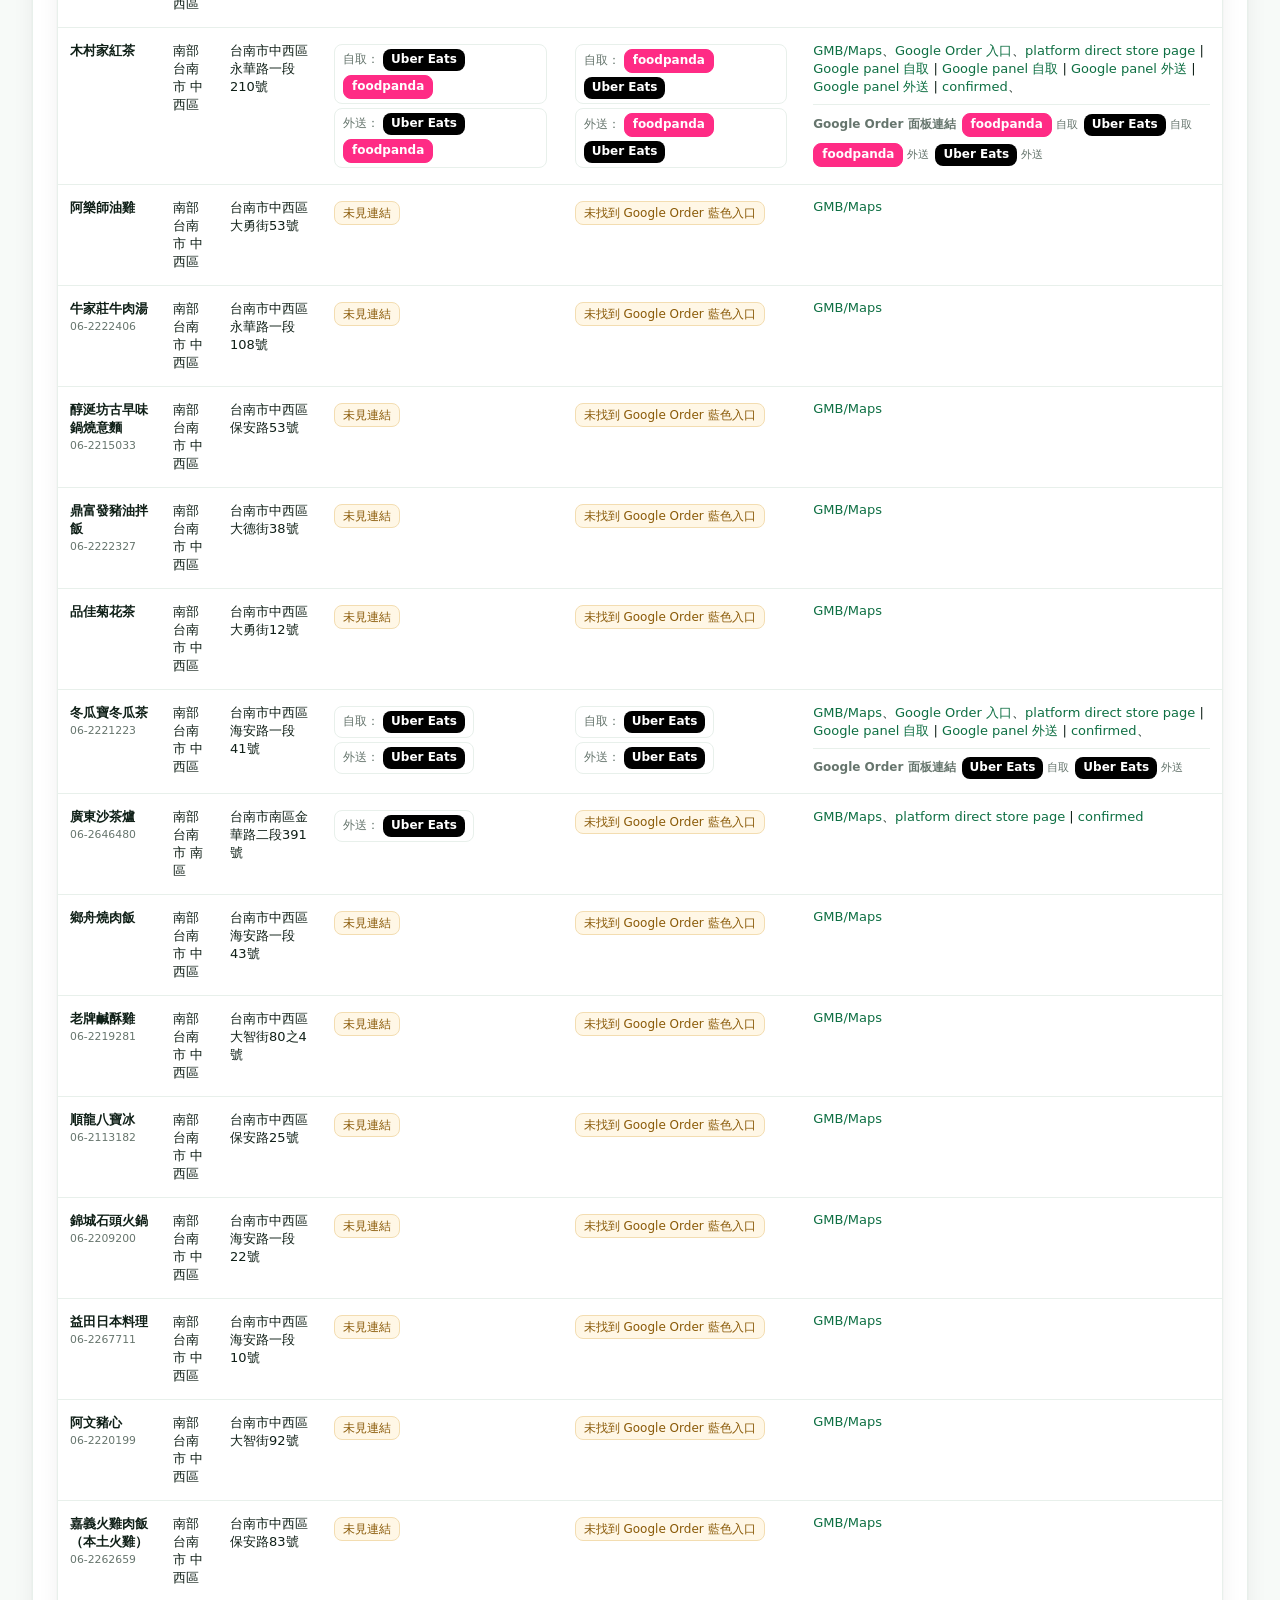
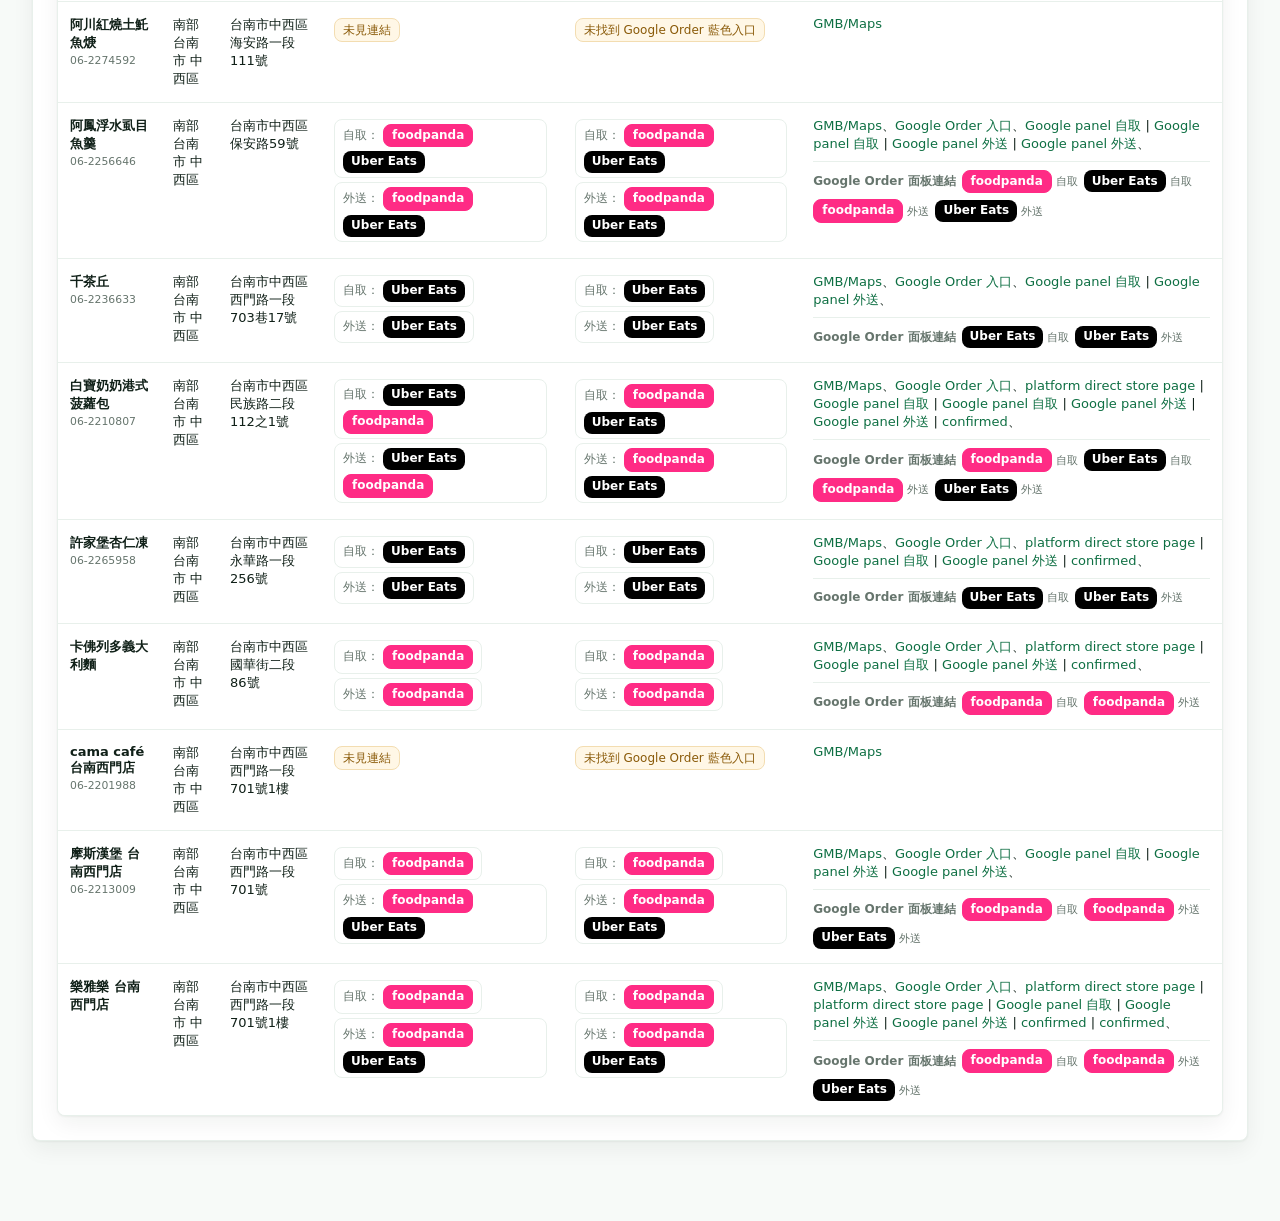
<file: nanchangli/index.html>
<!doctype html>
<html lang="zh-Hant">
<head>
  <meta charset="utf-8" />
  <meta name="viewport" content="width=device-width, initial-scale=1" />
  <title>南廠里店家點餐系統總覽</title>
  <link rel="stylesheet" href="../assets/styles.css?v=35" />
  <link rel="stylesheet" href="local.css?v=3" />
</head>
<body>
  <header class="topbar">
    <div>
      <p class="eyebrow">Neighborhood Order Analysis</p>
      <h1>南廠里店家點餐系統總覽</h1>
      <p class="subhead">以指定 30 家單店為母體，拆分平台直查與 Google Order provider evidence，並逐店核對自取／外送。<span class="version">2026-08-19 local audit</span></p>
    </div>
    <div class="meta">
      <span id="generatedAt">Loading</span>
      <a href="data/stores.csv">CSV</a>
      <a href="data/summary.json">Summary JSON</a>
    </div>
  </header>

  <main>
    <section class="controls">
      <div class="segmented" id="regionFilters"></div>
      <label>城市／行政區<select id="cityFilter"></select></label>
      <label>系統<select id="systemFilter"></select></label>
      <label>Google Order <select id="gmbFilter"><option value="all">全部</option><option value="confirmed">Google Order 有證據</option><option value="gap">Google Order 待查核</option><option value="no_gmb_found">GMB/Maps 未找到</option></select></label>
      <label class="search">搜尋店家<input id="searchInput" type="search" placeholder="店家、地址、行政區" /></label>
    </section>

    <section class="insight-strip" id="insightStrip"></section>

    <section class="panel">
      <div class="section-title">
        <div><p class="eyebrow">1. Store Footprint</p><h2>指定店家與街區分布</h2></div>
        <p>母體固定為本次指定的 30 家店；地圖以南廠里周邊街區為主，跨出里界的指定店仍保留並標示。</p>
      </div>
      <div class="kpi-grid" id="storeKpis"></div>
      <div class="split map-layout">
        <div>
          <h3>南廠里周邊店家地圖</h3>
          <p class="map-source">示意標記依街道與門牌配置；點選標記可篩選店家，不作導航座標使用。</p>
          <div class="taiwan-map neighborhood-map" id="taiwanMap"></div>
        </div>
        <div><h3>行政區分布</h3><div class="bars" id="cityBars"></div></div>
      </div>
    </section>

    <section class="panel">
      <div class="section-title">
        <div><p class="eyebrow">2. All Sources</p><h2>全來源點餐系統</h2></div>
        <p>整合店家／平台直查、Google、GMB 與第三方來源。外帶與外送分開計算；公開搜尋未找到不等於店家確定未使用。</p>
      </div>
      <div class="kpi-grid" id="allSourceKpis"></div>
      <div class="split">
        <div><h3>自取系統</h3><div class="bars" id="pickupBars"></div></div>
        <div><h3>外送系統</h3><div class="bars" id="deliveryBars"></div></div>
      </div>
      <div class="split compact">
        <div><h3>區域導入率</h3><div class="matrix" id="regionMatrix"></div></div>
        <div><h3>證據邊界</h3><p class="note">全來源包含平台直查與 Google Order 面板證據；Nidin、LINE、QuickClick、食在麻吉、PB 點餐等若公開搜尋未找到，只代表本次未取得可驗證連結。</p></div>
      </div>
    </section>

    <section class="panel warning">
      <div class="section-title">
        <div><p class="eyebrow">3. Google Order</p><h2>Google Order provider / link 分布</h2></div>
        <p>只把 Google Business Profile 藍色點餐流程中、指定自取或外送模式後可見的 provider row 算為 GMB provider evidence。</p>
      </div>
      <div class="kpi-grid" id="gmbKpis"></div>
      <div class="split">
        <div><h3>Google Order 自取選項</h3><div class="bars" id="gmbPickupBars"></div></div>
        <div><h3>Google Order 外送選項</h3><div class="bars" id="gmbDeliveryBars"></div></div>
      </div>
    </section>

    <section class="panel">
      <div class="section-title"><div><p class="eyebrow">4. Comparison</p><h2>全來源 vs Google Order provider</h2></div></div>
      <div class="table-wrap"><table><thead><tr><th>系統</th><th>全來源店家</th><th>全來源占比</th><th>Google Order provider 店家</th><th>Google Order provider 占比</th><th>缺口</th></tr></thead><tbody id="comparisonRows"></tbody></table></div>
    </section>

    <section class="panel">
      <div class="section-title"><div><p class="eyebrow">5. Store Details</p><h2>逐店明細</h2></div><p id="detailCount"></p></div>
      <div class="table-wrap details"><table><thead><tr><th>店家</th><th>區域</th><th>地址</th><th>全來源點餐</th><th>Google Order 證據</th><th>連結 / 審核</th></tr></thead><tbody id="storeRows"></tbody></table></div>
    </section>
  </main>

  <script src="data-inline.js?v=1"></script>
  <script src="app.js?v=1"></script>
  <script src="local-map.js?v=3"></script>
</body>
</html>
</file>
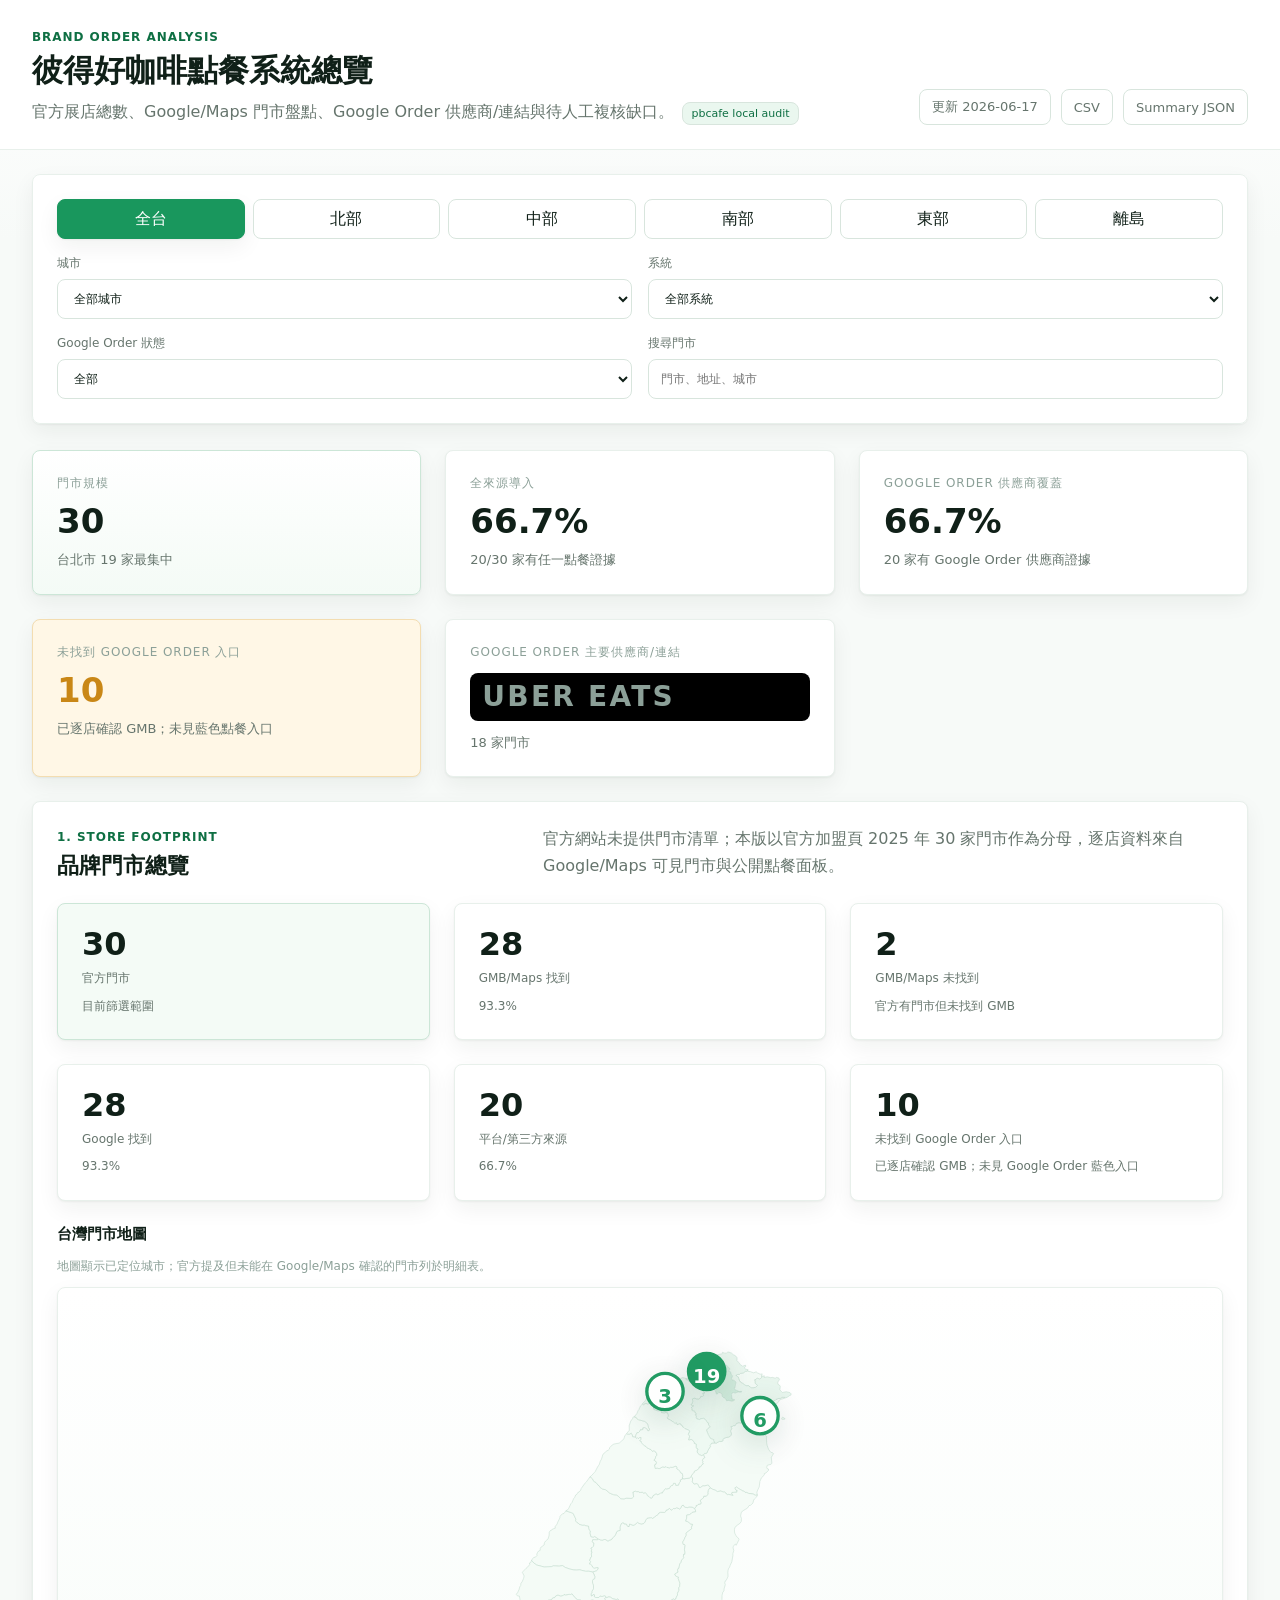
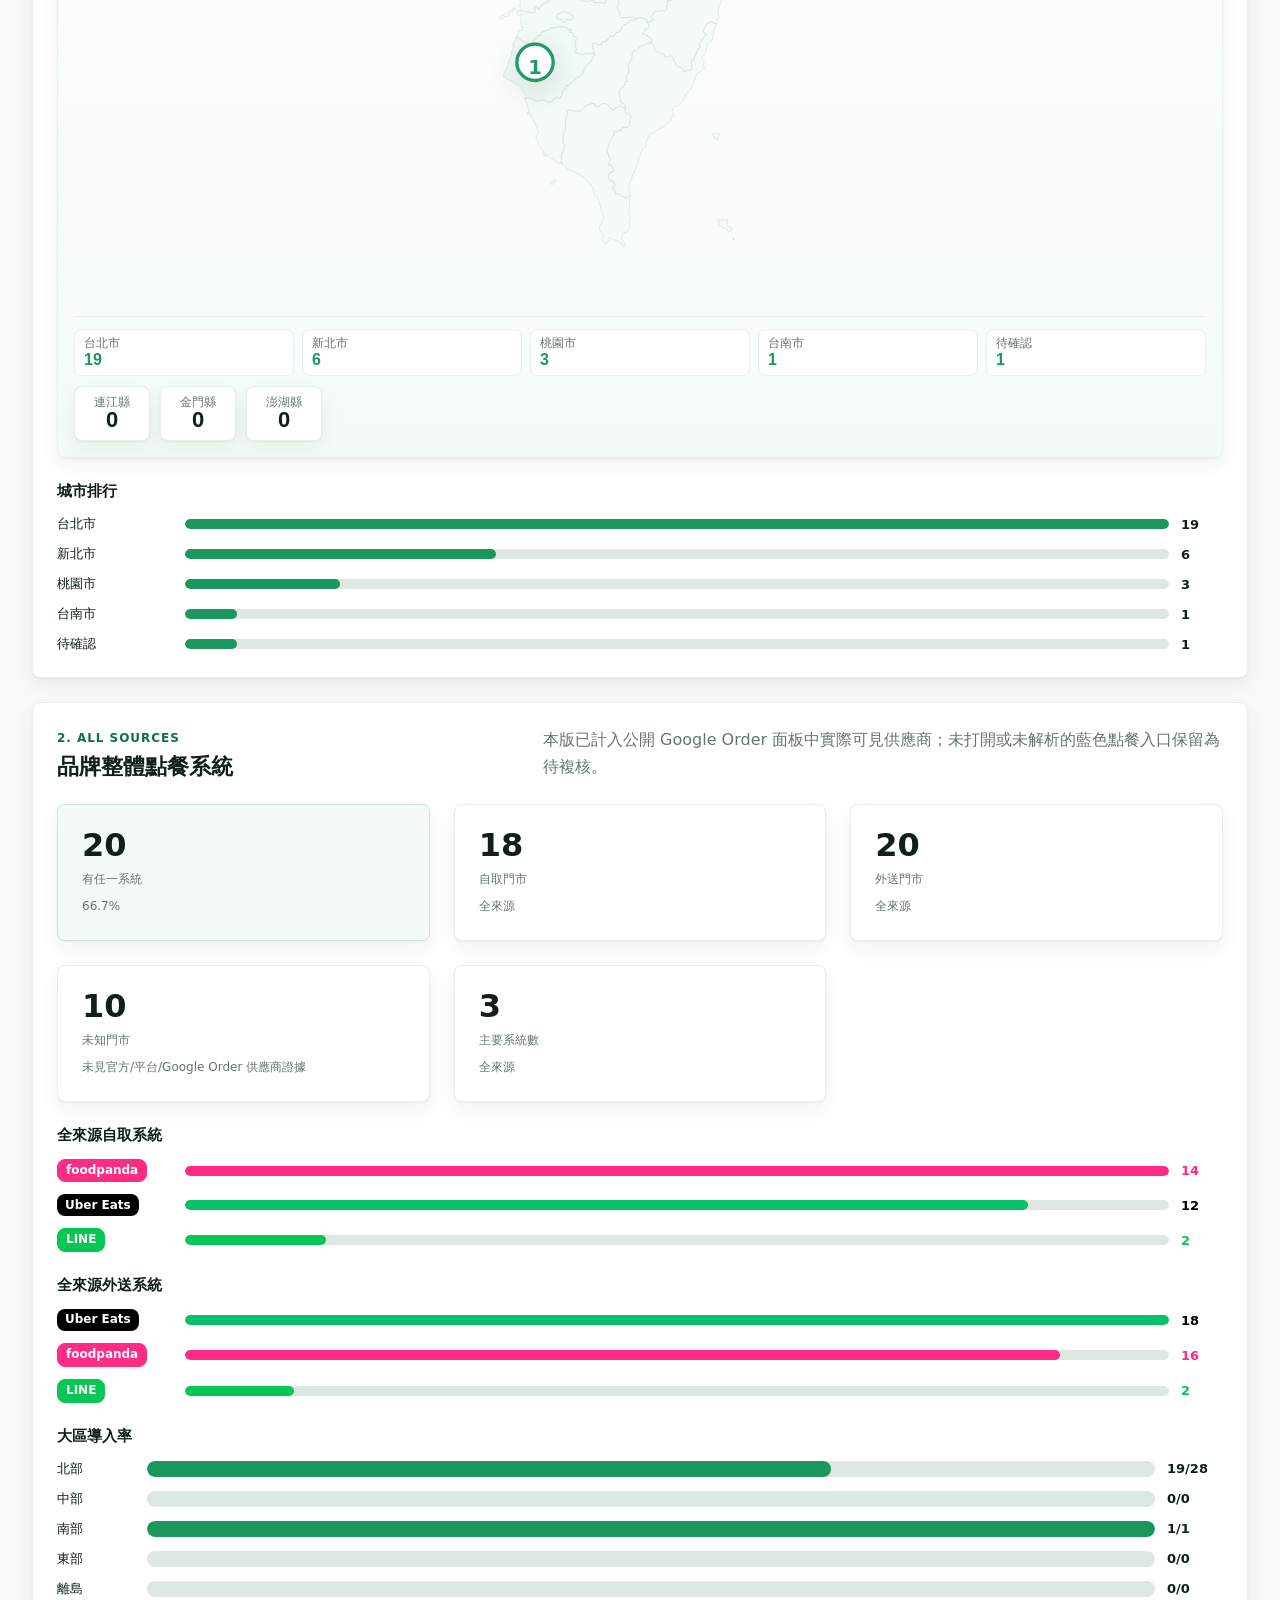
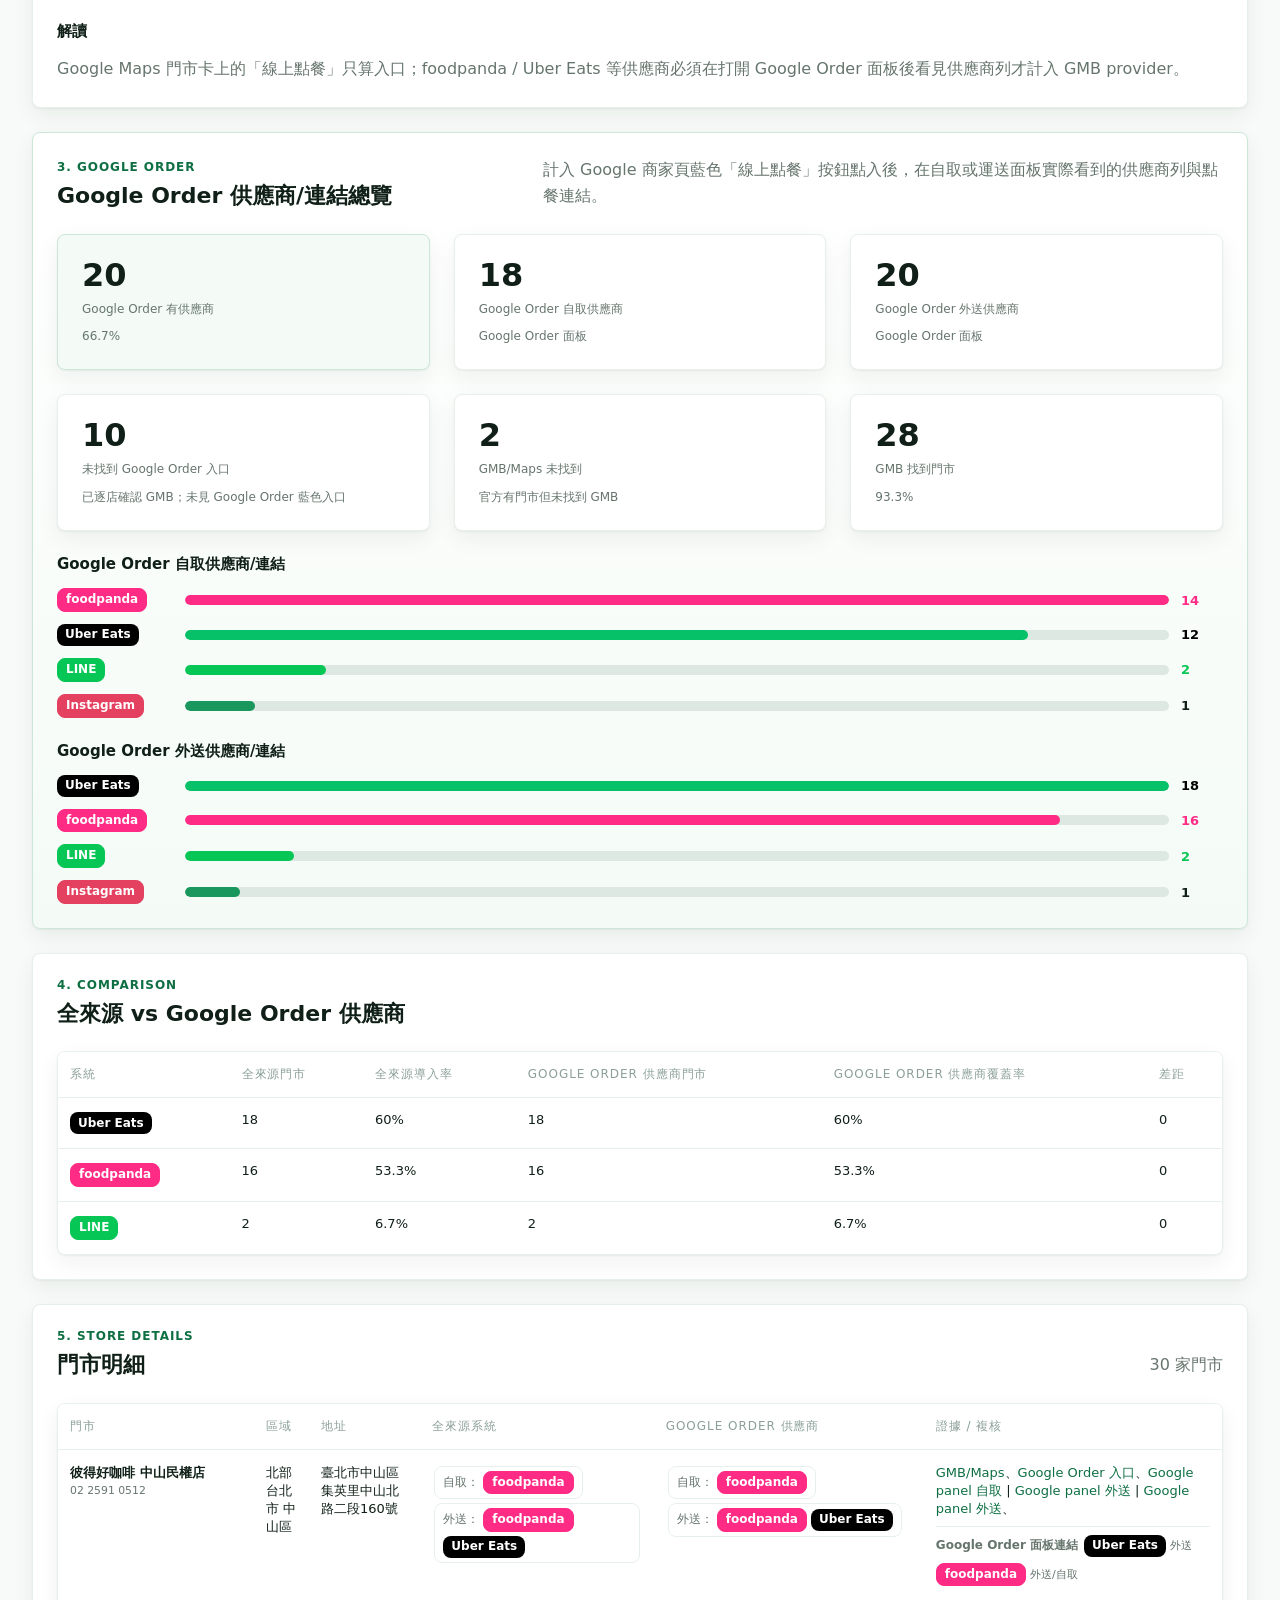
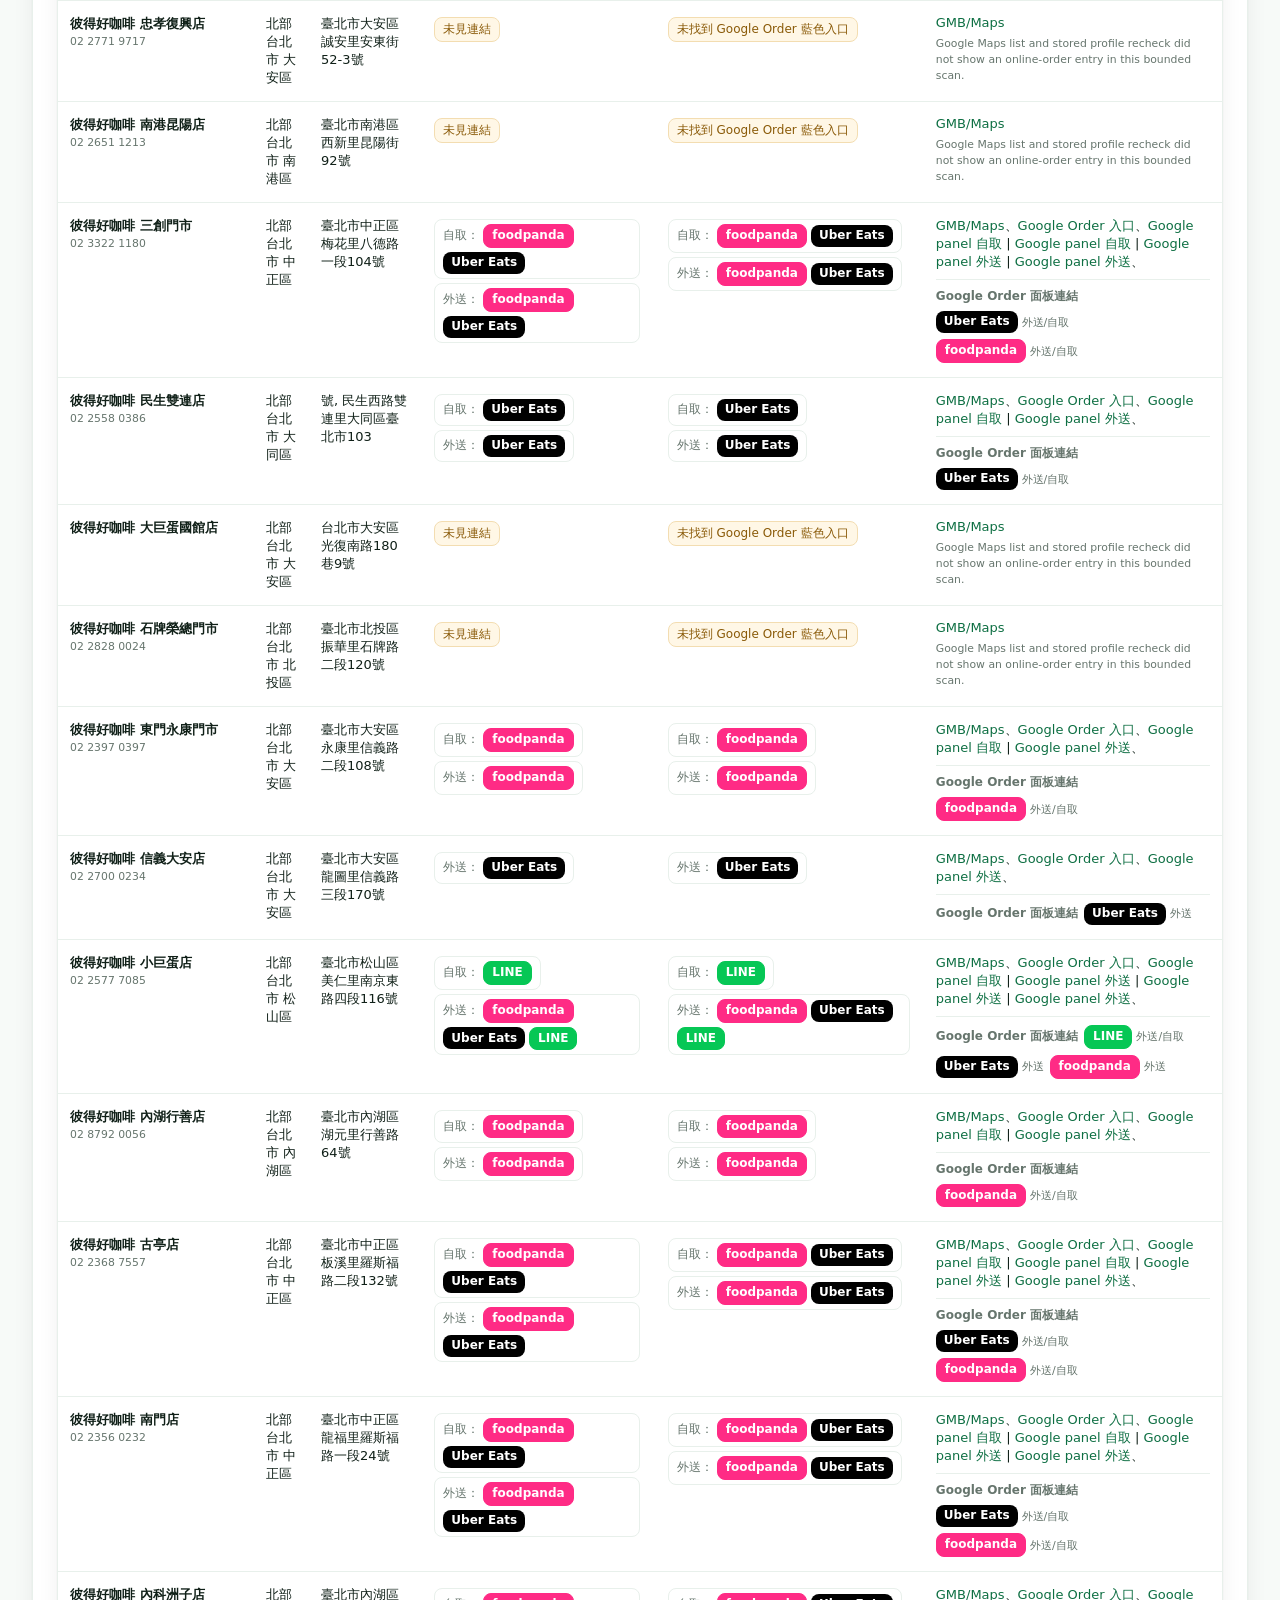
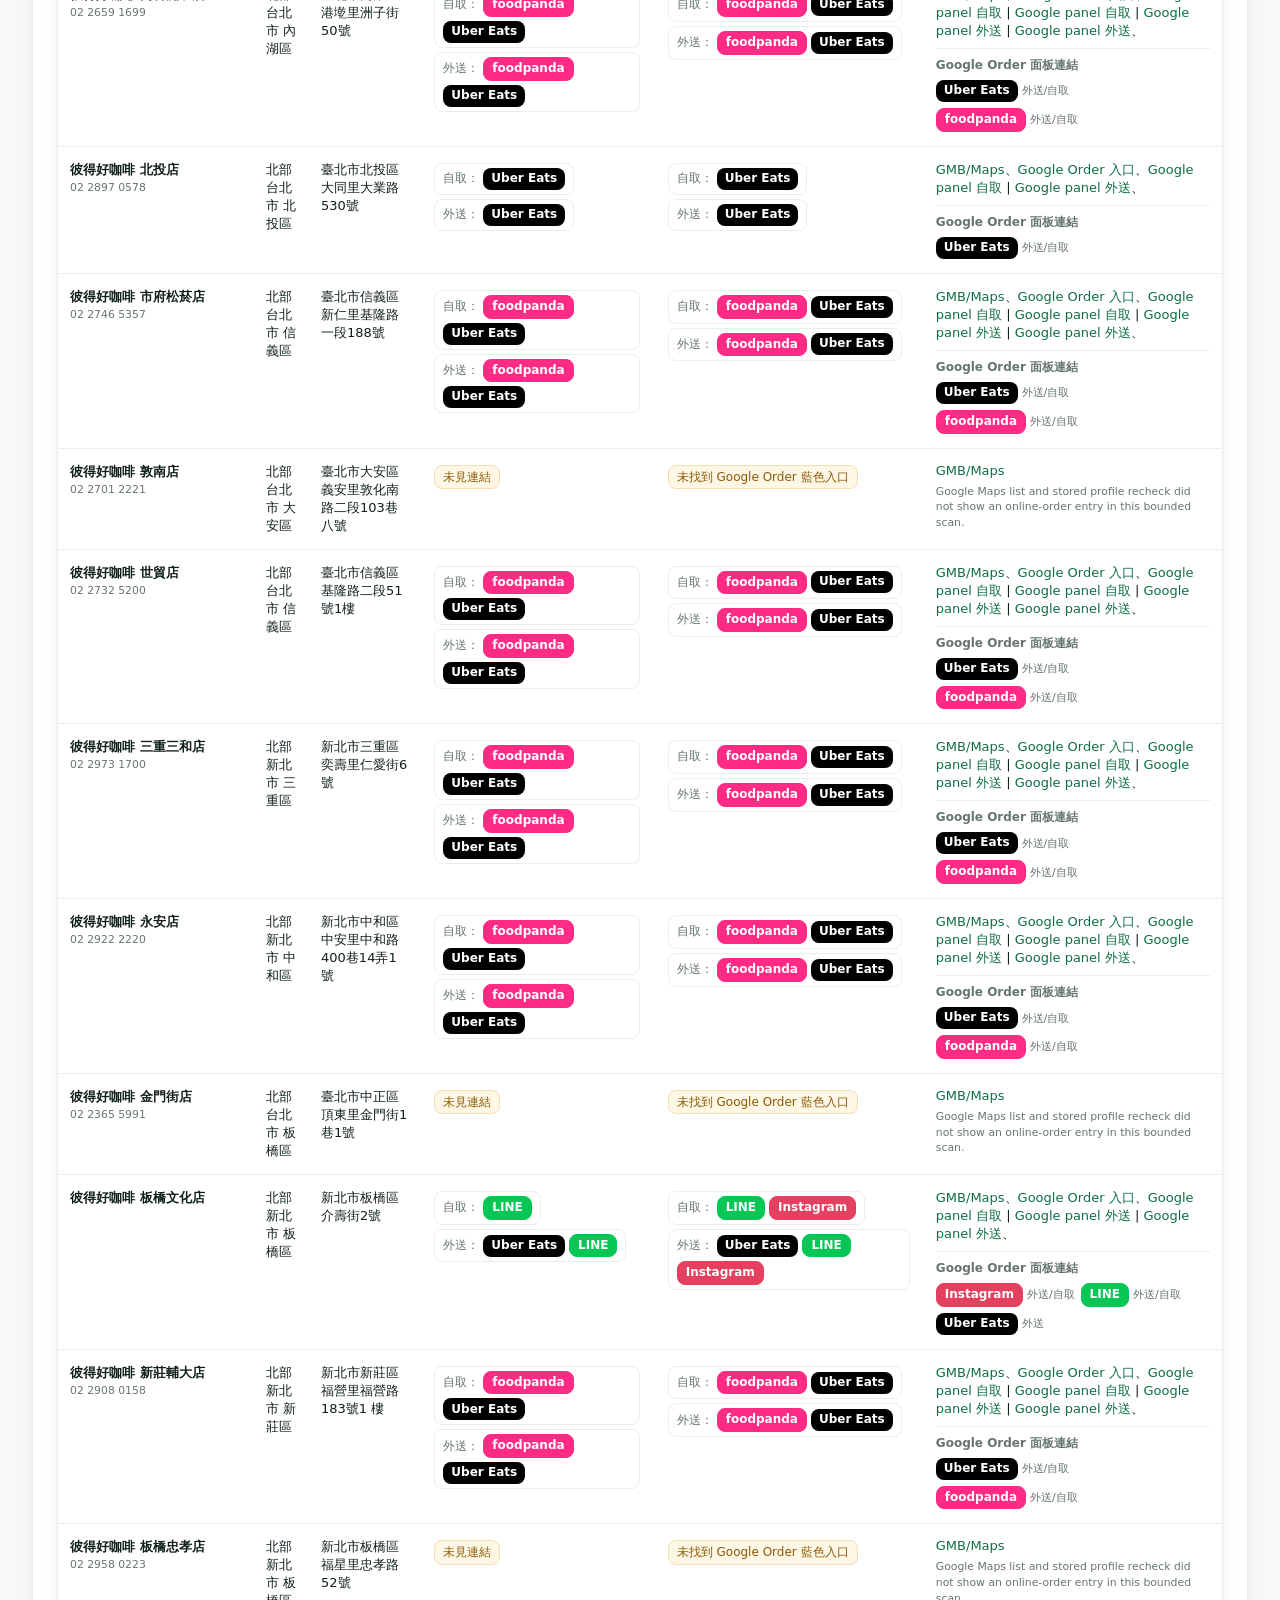
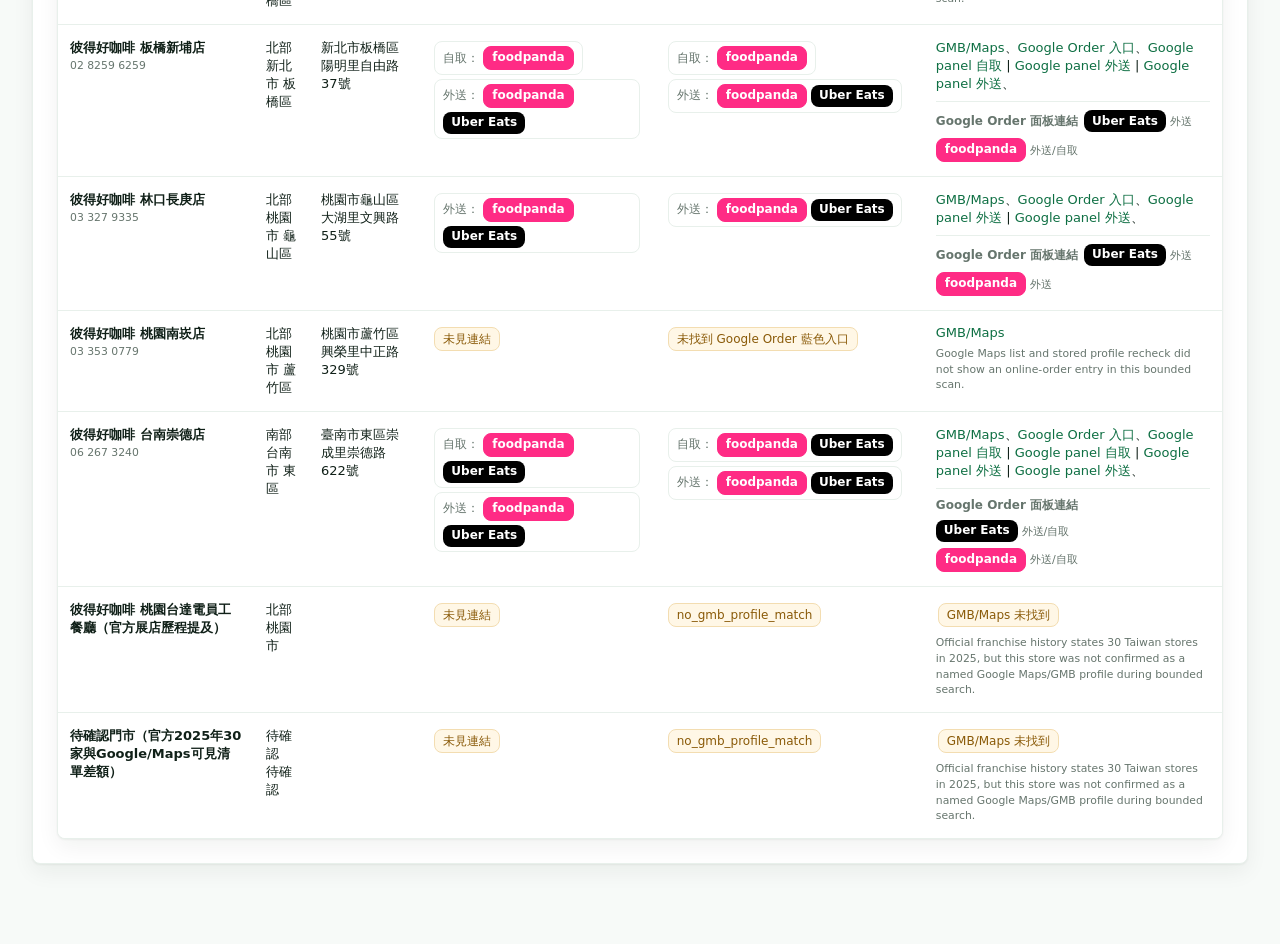
<file: pbcafe/index.html>
<!doctype html>
<html lang="zh-Hant">
<head>
  <meta charset="utf-8" />
  <meta name="viewport" content="width=device-width, initial-scale=1" />
  <title>彼得好咖啡點餐系統總覽</title>
  <link rel="stylesheet" href="../assets/styles.css?v=34" />
</head>
<body>
  <header class="topbar">
    <div>
      <p class="eyebrow">Brand Order Analysis</p>
      <h1>彼得好咖啡點餐系統總覽</h1>
      <p class="subhead">官方展店總數、Google/Maps 門市盤點、Google Order 供應商/連結與待人工複核缺口。<span class="version">pbcafe local audit</span></p>
    </div>
    <div class="meta">
      <span id="generatedAt">Loading</span>
      <a href="data/stores.csv">CSV</a>
      <a href="data/summary.json">Summary JSON</a>
    </div>
  </header>

  <main>
    <section class="controls">
      <div class="segmented" id="regionFilters"></div>
      <label>城市<select id="cityFilter"></select></label>
      <label>系統<select id="systemFilter"></select></label>
      <label>Google Order 狀態<select id="gmbFilter"><option value="all">全部</option><option value="confirmed">Google Order 有供應商</option><option value="gap">Google Order 供應商缺口</option><option value="no_gmb_found">GMB/Maps 未找到</option></select></label>
      <label class="search">搜尋門市<input id="searchInput" type="search" placeholder="門市、地址、城市" /></label>
    </section>

    <section class="insight-strip" id="insightStrip"></section>

    <section class="panel">
      <div class="section-title">
        <div><p class="eyebrow">1. Store Footprint</p><h2>品牌門市總覽</h2></div>
        <p>官方網站未提供門市清單；本版以官方加盟頁 2025 年 30 家門市作為分母，逐店資料來自 Google/Maps 可見門市與公開點餐面板。</p>
      </div>
      <div class="kpi-grid" id="storeKpis"></div>
      <div class="split map-layout">
        <div>
          <h3>台灣門市地圖</h3>
          <p class="map-source">地圖顯示已定位城市；官方提及但未能在 Google/Maps 確認的門市列於明細表。</p>
          <div class="taiwan-map" id="taiwanMap"></div>
        </div>
        <div><h3>城市排行</h3><div class="bars" id="cityBars"></div></div>
      </div>
    </section>

    <section class="panel">
      <div class="section-title">
        <div><p class="eyebrow">2. All Sources</p><h2>品牌整體點餐系統</h2></div>
        <p>本版已計入公開 Google Order 面板中實際可見供應商；未打開或未解析的藍色點餐入口保留為待複核。</p>
      </div>
      <div class="kpi-grid" id="allSourceKpis"></div>
      <div class="split">
        <div><h3>全來源自取系統</h3><div class="bars" id="pickupBars"></div></div>
        <div><h3>全來源外送系統</h3><div class="bars" id="deliveryBars"></div></div>
      </div>
      <div class="split compact">
        <div><h3>大區導入率</h3><div class="matrix" id="regionMatrix"></div></div>
        <div><h3>解讀</h3><p class="note">Google Maps 門市卡上的「線上點餐」只算入口；foodpanda / Uber Eats 等供應商必須在打開 Google Order 面板後看見供應商列才計入 GMB provider。</p></div>
      </div>
    </section>

    <section class="panel warning">
      <div class="section-title">
        <div><p class="eyebrow">3. Google Order</p><h2>Google Order 供應商/連結總覽</h2></div>
        <p>計入 Google 商家頁藍色「線上點餐」按鈕點入後，在自取或運送面板實際看到的供應商列與點餐連結。</p>
      </div>
      <div class="kpi-grid" id="gmbKpis"></div>
      <div class="split">
        <div><h3>Google Order 自取供應商/連結</h3><div class="bars" id="gmbPickupBars"></div></div>
        <div><h3>Google Order 外送供應商/連結</h3><div class="bars" id="gmbDeliveryBars"></div></div>
      </div>
    </section>

    <section class="panel">
      <div class="section-title"><div><p class="eyebrow">4. Comparison</p><h2>全來源 vs Google Order 供應商</h2></div></div>
      <div class="table-wrap"><table><thead><tr><th>系統</th><th>全來源門市</th><th>全來源導入率</th><th>Google Order 供應商門市</th><th>Google Order 供應商覆蓋率</th><th>差距</th></tr></thead><tbody id="comparisonRows"></tbody></table></div>
    </section>

    <section class="panel">
      <div class="section-title"><div><p class="eyebrow">5. Store Details</p><h2>門市明細</h2></div><p id="detailCount"></p></div>
      <div class="table-wrap"><table class="details"><thead><tr><th>門市</th><th>區域</th><th>地址</th><th>全來源系統</th><th>Google Order 供應商</th><th>證據 / 複核</th></tr></thead><tbody id="storeRows"></tbody></table></div>
    </section>
  </main>

  <script src="../assets/taiwan-map.js?v=34"></script>
  <script src="data-inline.js"></script>
  <script src="../assets/app.js?v=34"></script>
</body>
</html>
</file>
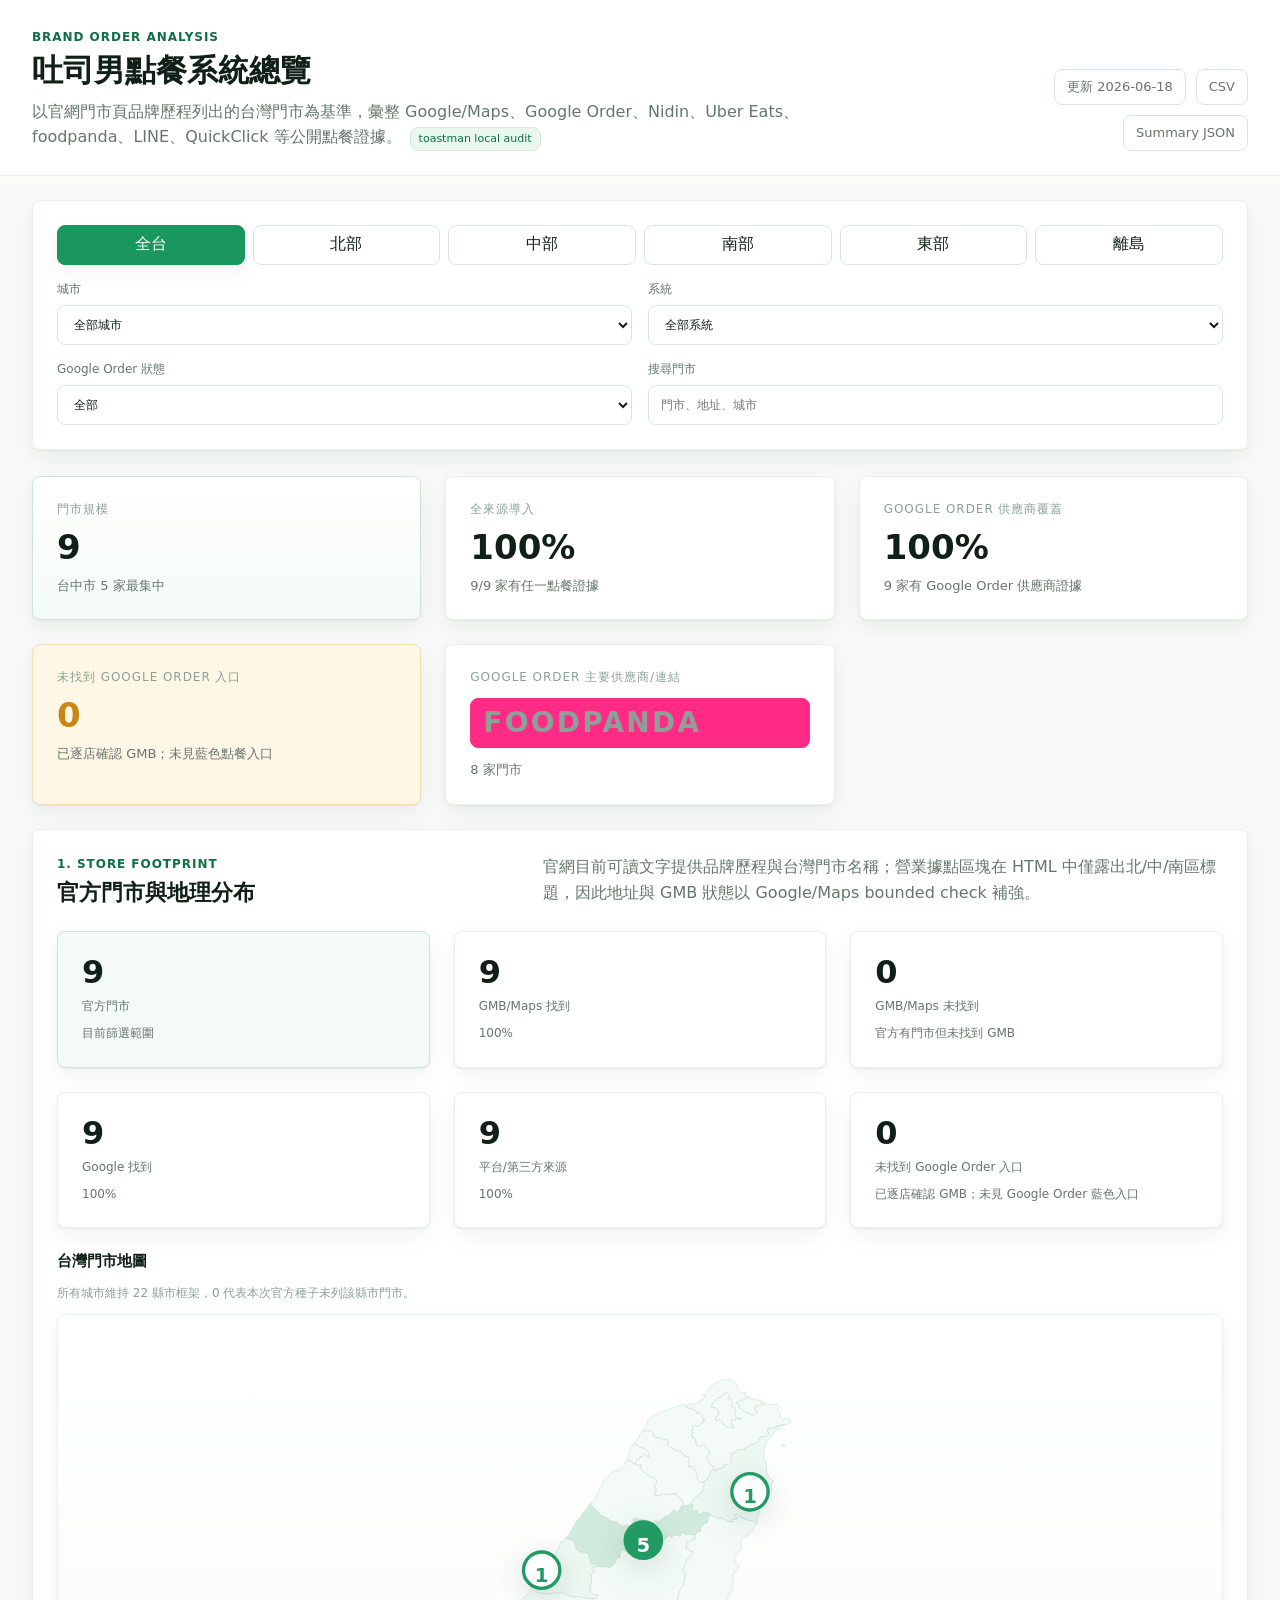
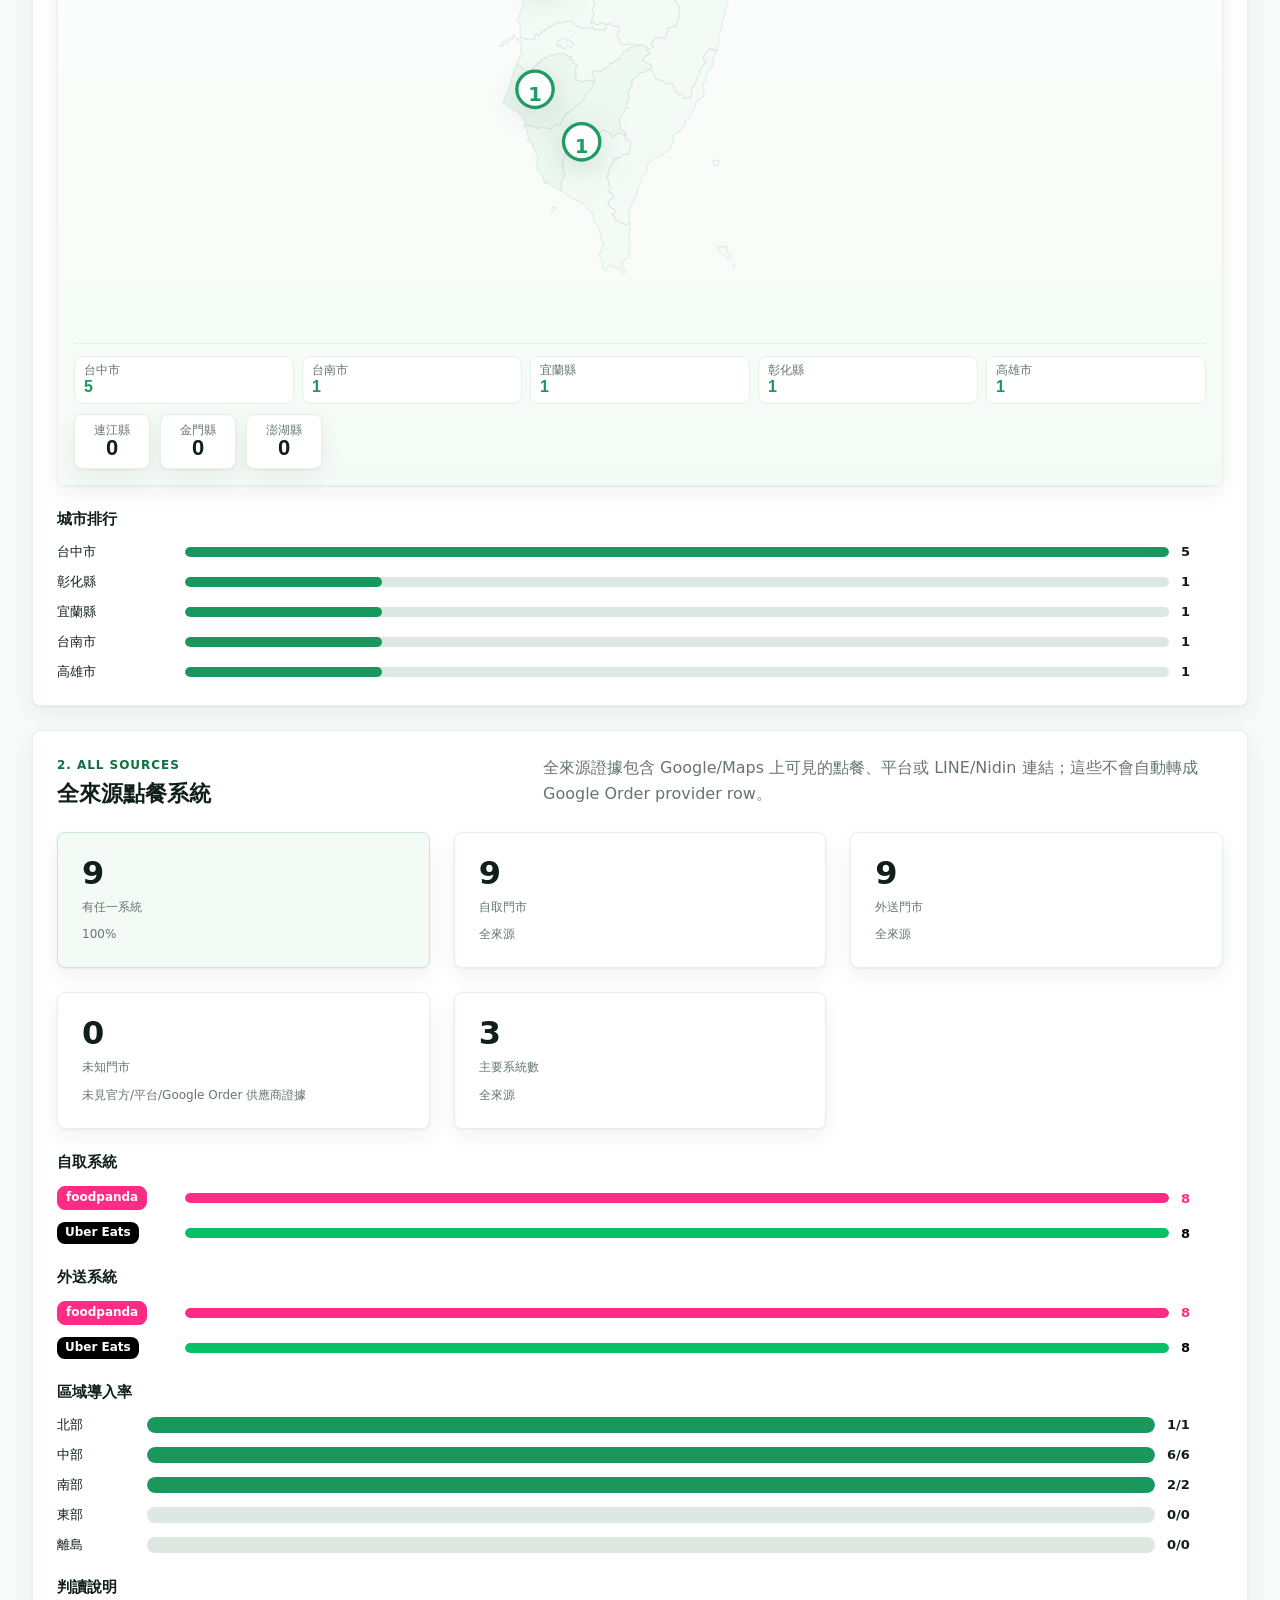
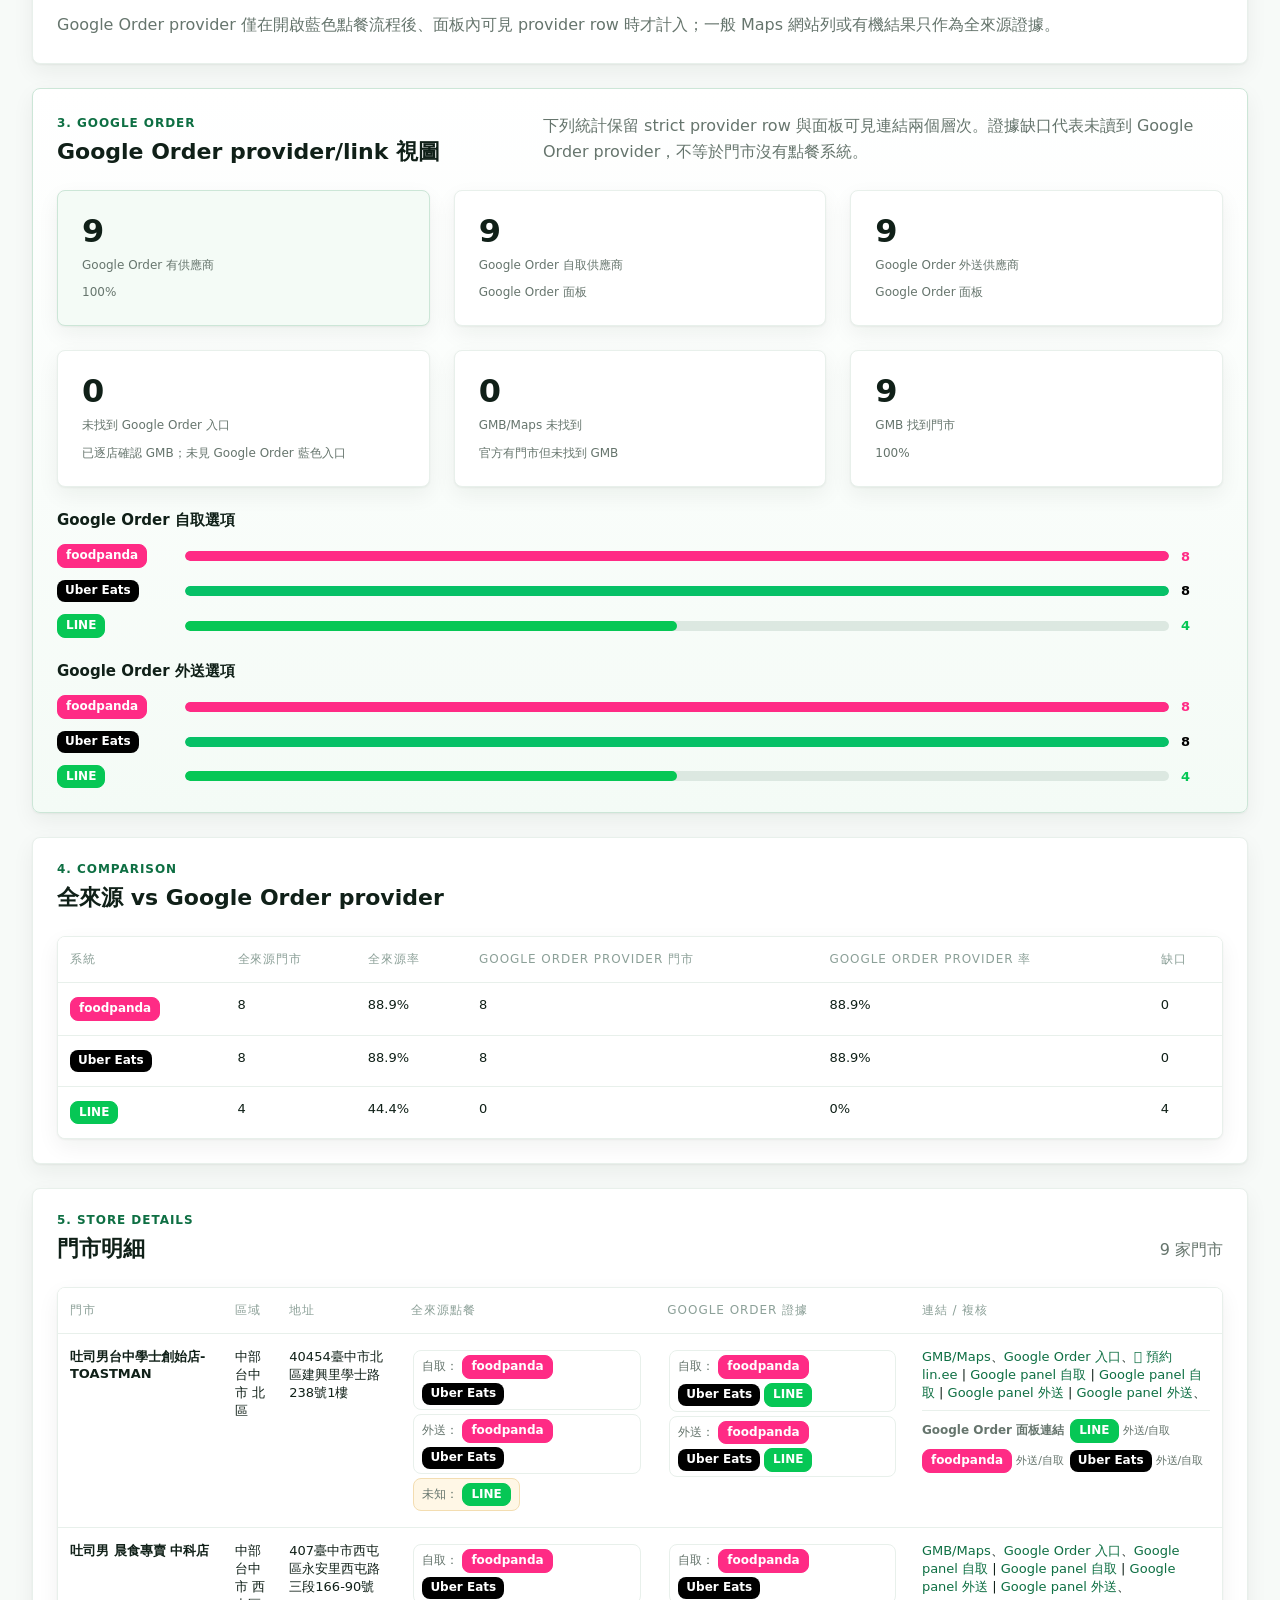
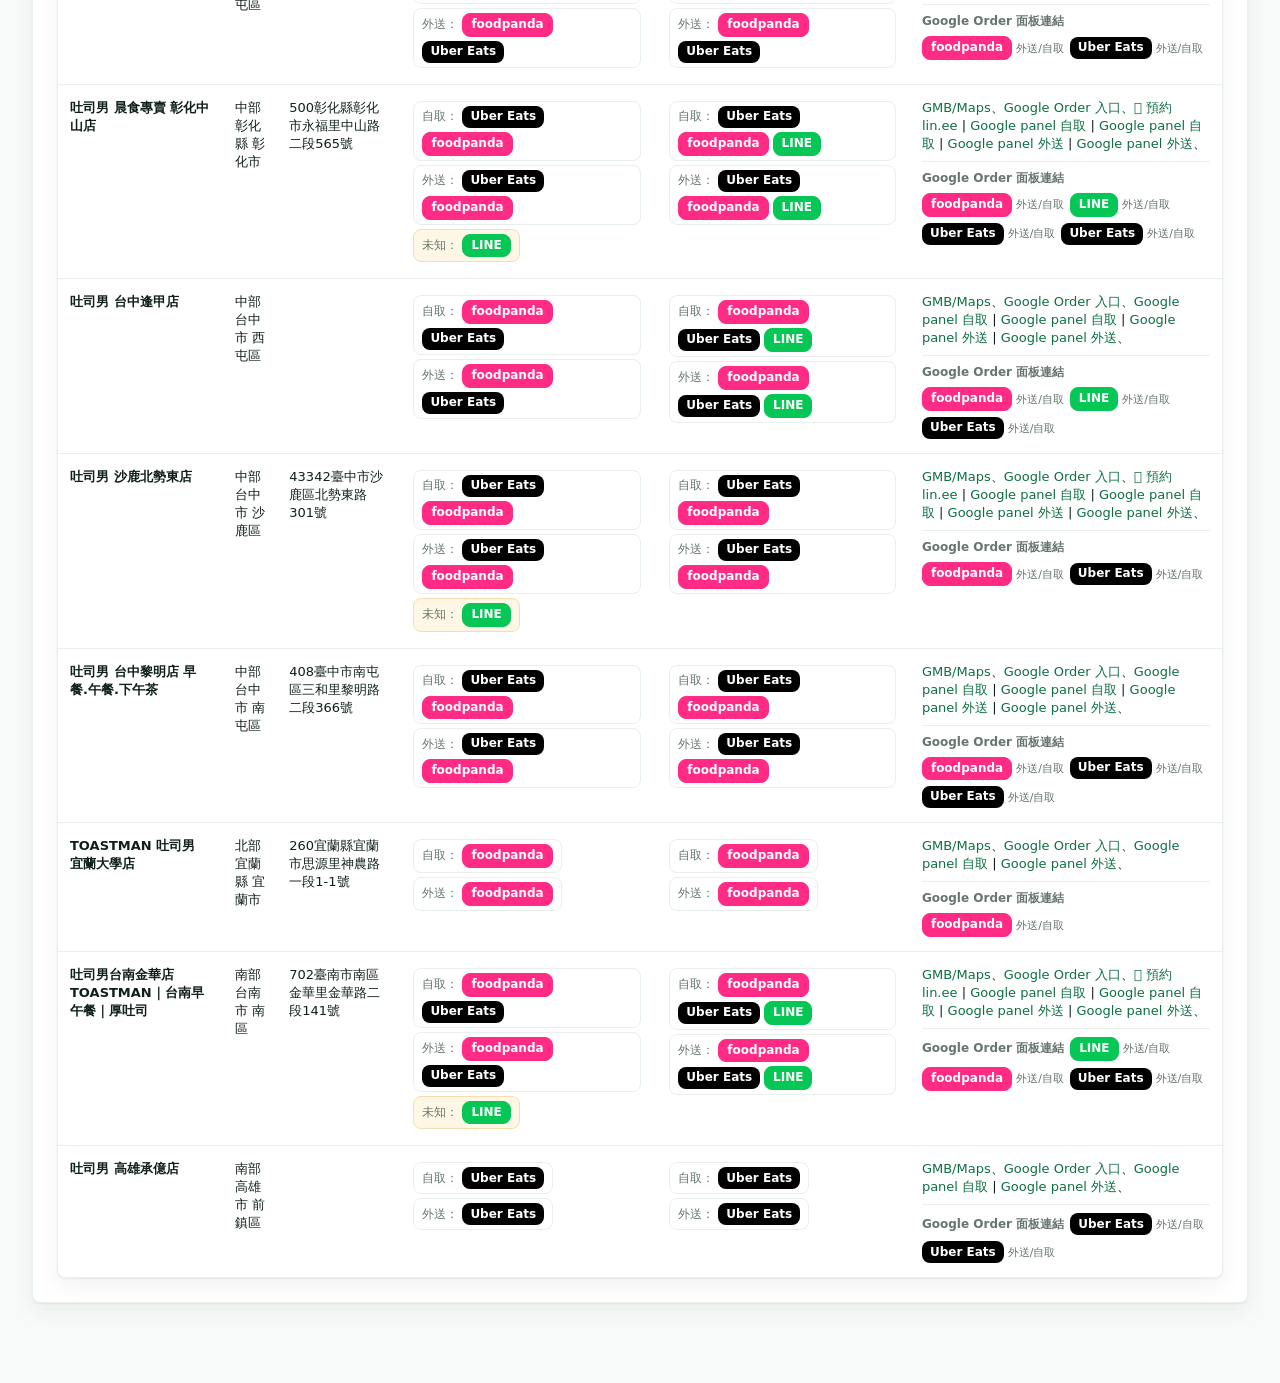
<file: toastman/index.html>
<!doctype html>
<html lang="zh-Hant">
<head>
  <meta charset="utf-8" />
  <meta name="viewport" content="width=device-width, initial-scale=1" />
  <title>吐司男點餐系統總覽</title>
  <link rel="stylesheet" href="../assets/styles.css?v=34" />
</head>
<body>
  <header class="topbar">
    <div>
      <p class="eyebrow">Brand Order Analysis</p>
      <h1>吐司男點餐系統總覽</h1>
      <p class="subhead">以官網門市頁品牌歷程列出的台灣門市為基準，彙整 Google/Maps、Google Order、Nidin、Uber Eats、foodpanda、LINE、QuickClick 等公開點餐證據。<span class="version">toastman local audit</span></p>
    </div>
    <div class="meta">
      <span id="generatedAt">Loading</span>
      <a href="data/stores.csv">CSV</a>
      <a href="data/summary.json">Summary JSON</a>
    </div>
  </header>

  <main>
    <section class="controls">
      <div class="segmented" id="regionFilters"></div>
      <label>城市<select id="cityFilter"></select></label>
      <label>系統<select id="systemFilter"></select></label>
      <label>Google Order 狀態<select id="gmbFilter"><option value="all">全部</option><option value="confirmed">Google Order 有證據</option><option value="gap">Google Order 證據缺口</option><option value="no_gmb_found">GMB/Maps 未找到</option></select></label>
      <label class="search">搜尋門市<input id="searchInput" type="search" placeholder="門市、地址、城市" /></label>
    </section>

    <section class="insight-strip" id="insightStrip"></section>

    <section class="panel">
      <div class="section-title">
        <div><p class="eyebrow">1. Store Footprint</p><h2>官方門市與地理分布</h2></div>
        <p>官網目前可讀文字提供品牌歷程與台灣門市名稱；營業據點區塊在 HTML 中僅露出北/中/南區標題，因此地址與 GMB 狀態以 Google/Maps bounded check 補強。</p>
      </div>
      <div class="kpi-grid" id="storeKpis"></div>
      <div class="split map-layout">
        <div>
          <h3>台灣門市地圖</h3>
          <p class="map-source">所有城市維持 22 縣市框架，0 代表本次官方種子未列該縣市門市。</p>
          <div class="taiwan-map" id="taiwanMap"></div>
        </div>
        <div><h3>城市排行</h3><div class="bars" id="cityBars"></div></div>
      </div>
    </section>

    <section class="panel">
      <div class="section-title">
        <div><p class="eyebrow">2. All Sources</p><h2>全來源點餐系統</h2></div>
        <p>全來源證據包含 Google/Maps 上可見的點餐、平台或 LINE/Nidin 連結；這些不會自動轉成 Google Order provider row。</p>
      </div>
      <div class="kpi-grid" id="allSourceKpis"></div>
      <div class="split">
        <div><h3>自取系統</h3><div class="bars" id="pickupBars"></div></div>
        <div><h3>外送系統</h3><div class="bars" id="deliveryBars"></div></div>
      </div>
      <div class="split compact">
        <div><h3>區域導入率</h3><div class="matrix" id="regionMatrix"></div></div>
        <div><h3>判讀說明</h3><p class="note">Google Order provider 僅在開啟藍色點餐流程後、面板內可見 provider row 時才計入；一般 Maps 網站列或有機結果只作為全來源證據。</p></div>
      </div>
    </section>

    <section class="panel warning">
      <div class="section-title">
        <div><p class="eyebrow">3. Google Order</p><h2>Google Order provider/link 視圖</h2></div>
        <p>下列統計保留 strict provider row 與面板可見連結兩個層次。證據缺口代表未讀到 Google Order provider，不等於門市沒有點餐系統。</p>
      </div>
      <div class="kpi-grid" id="gmbKpis"></div>
      <div class="split">
        <div><h3>Google Order 自取選項</h3><div class="bars" id="gmbPickupBars"></div></div>
        <div><h3>Google Order 外送選項</h3><div class="bars" id="gmbDeliveryBars"></div></div>
      </div>
    </section>

    <section class="panel">
      <div class="section-title"><div><p class="eyebrow">4. Comparison</p><h2>全來源 vs Google Order provider</h2></div></div>
      <div class="table-wrap"><table><thead><tr><th>系統</th><th>全來源門市</th><th>全來源率</th><th>Google Order provider 門市</th><th>Google Order provider 率</th><th>缺口</th></tr></thead><tbody id="comparisonRows"></tbody></table></div>
    </section>

    <section class="panel">
      <div class="section-title"><div><p class="eyebrow">5. Store Details</p><h2>門市明細</h2></div><p id="detailCount"></p></div>
      <div class="table-wrap"><table class="details"><thead><tr><th>門市</th><th>區域</th><th>地址</th><th>全來源點餐</th><th>Google Order 證據</th><th>連結 / 複核</th></tr></thead><tbody id="storeRows"></tbody></table></div>
    </section>
  </main>

  <script src="../assets/taiwan-map.js?v=34"></script>
  <script src="data-inline.js"></script>
  <script src="../assets/app.js?v=34"></script>
</body>
</html>
</file>
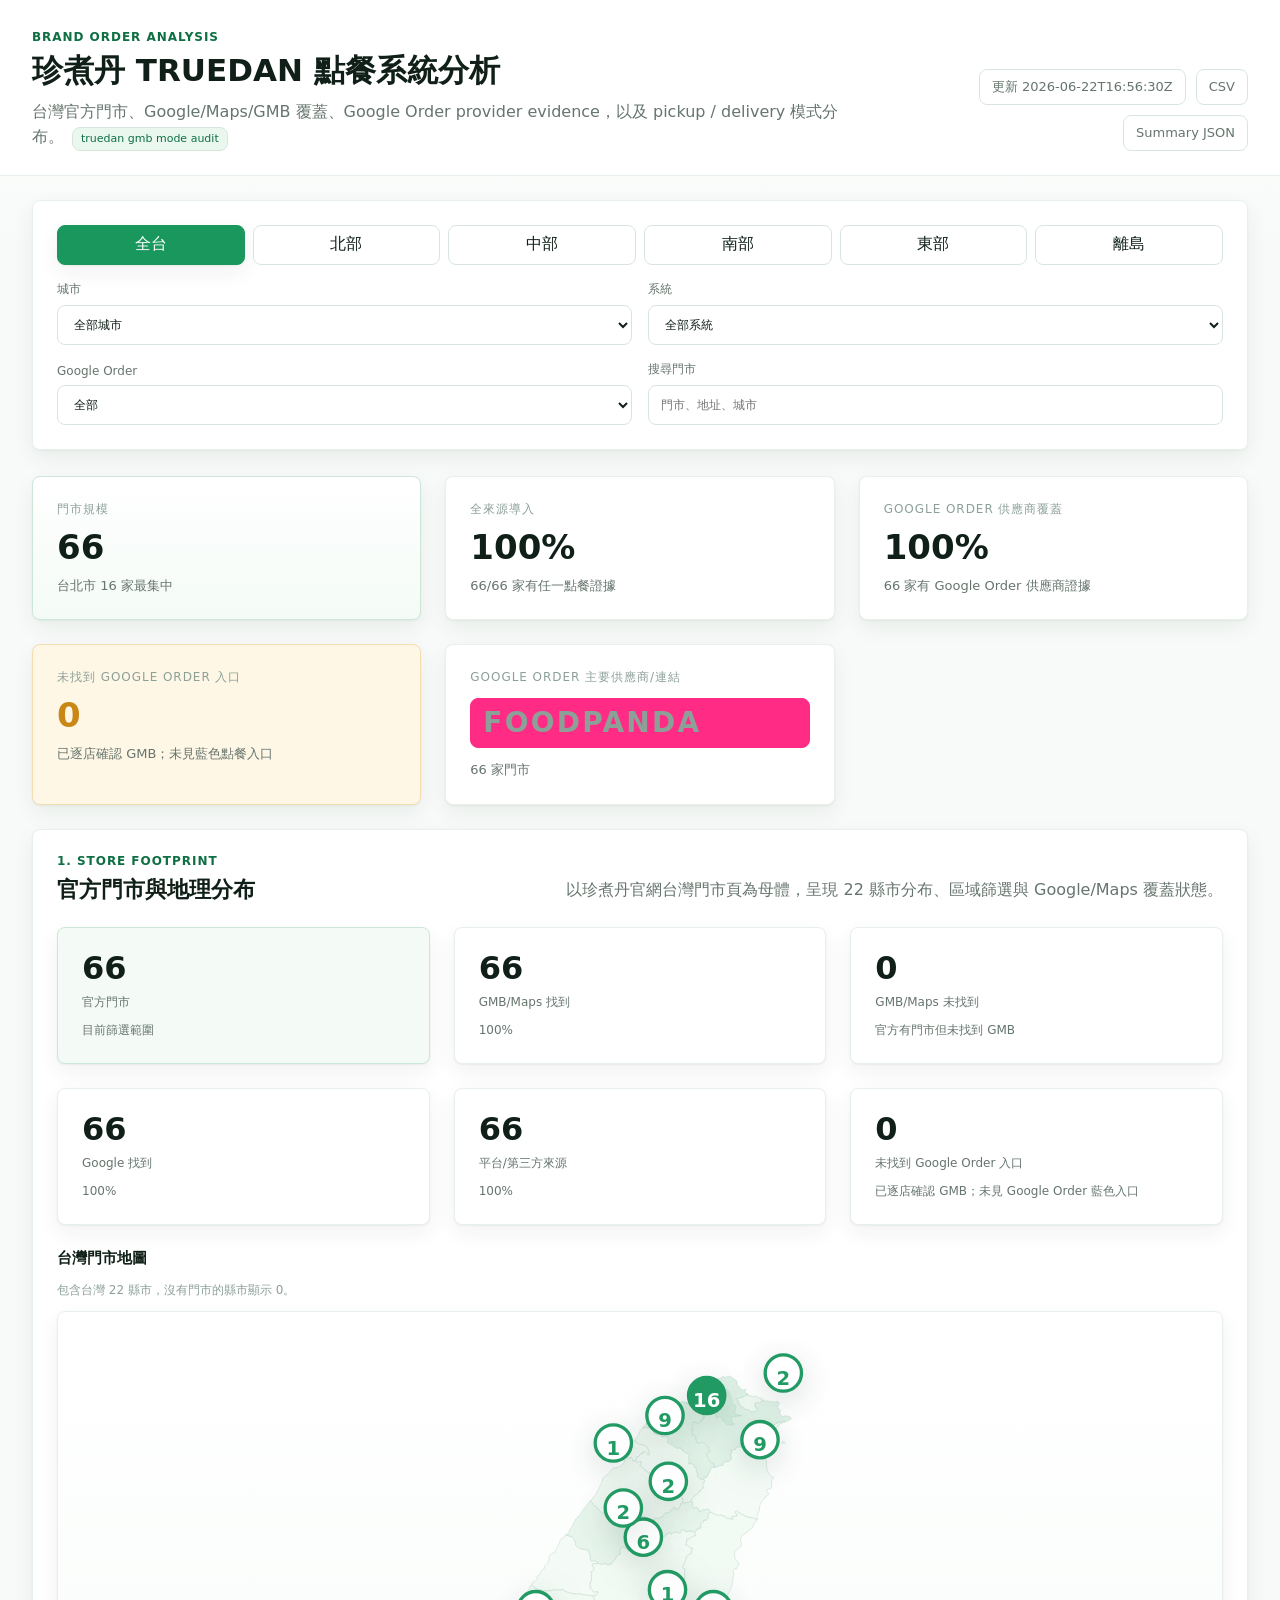
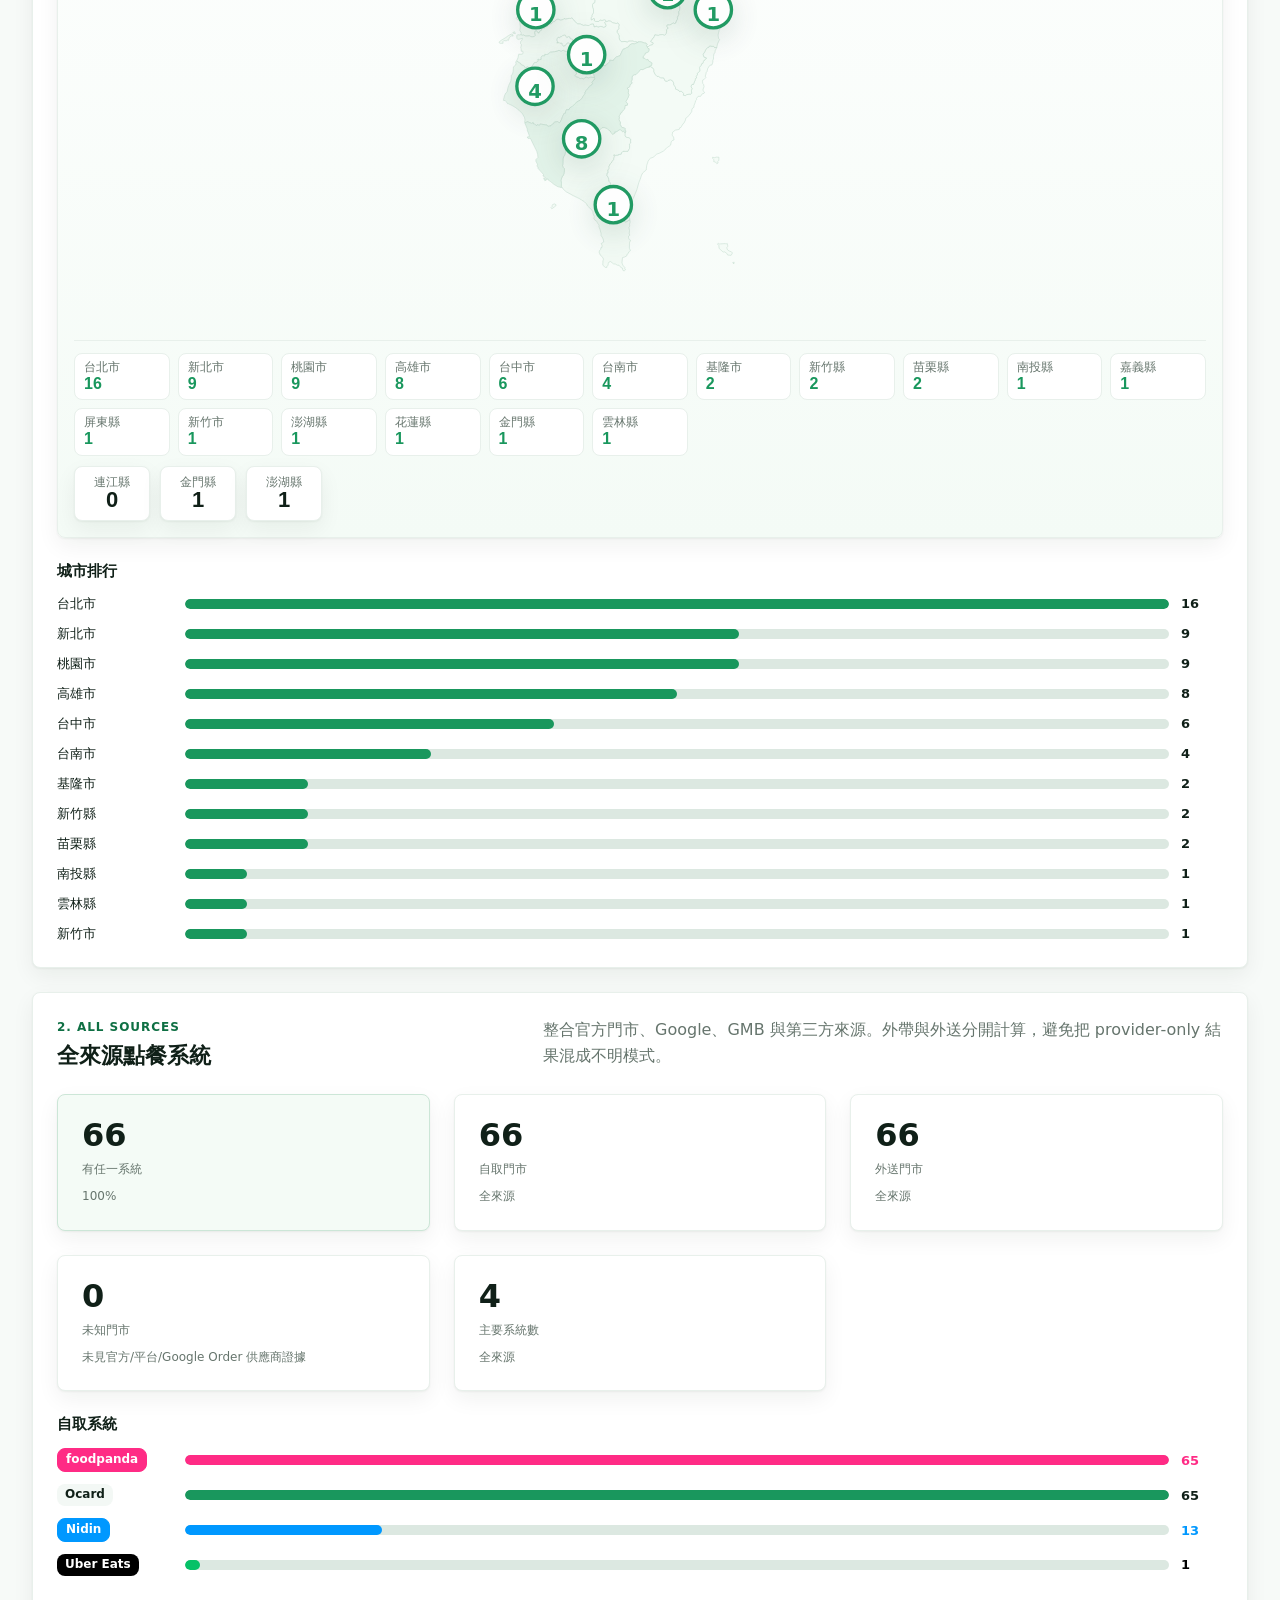
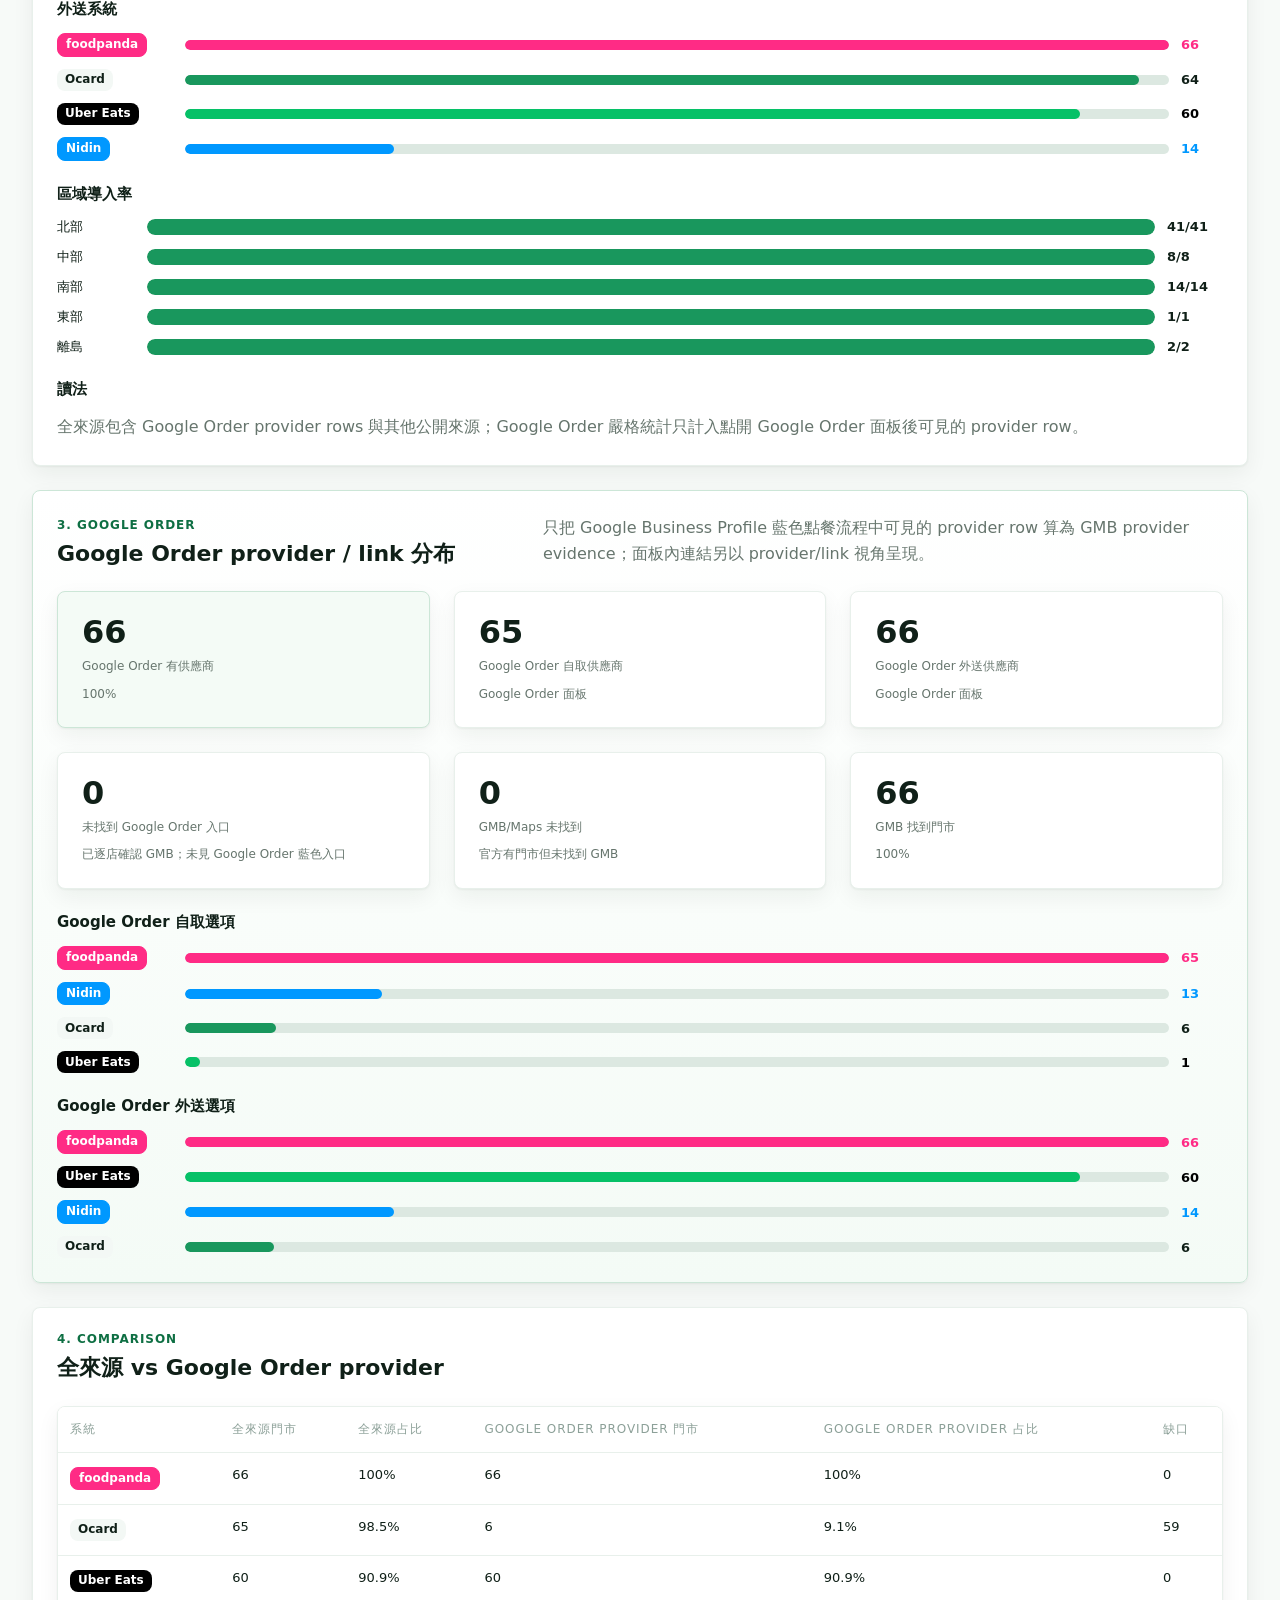
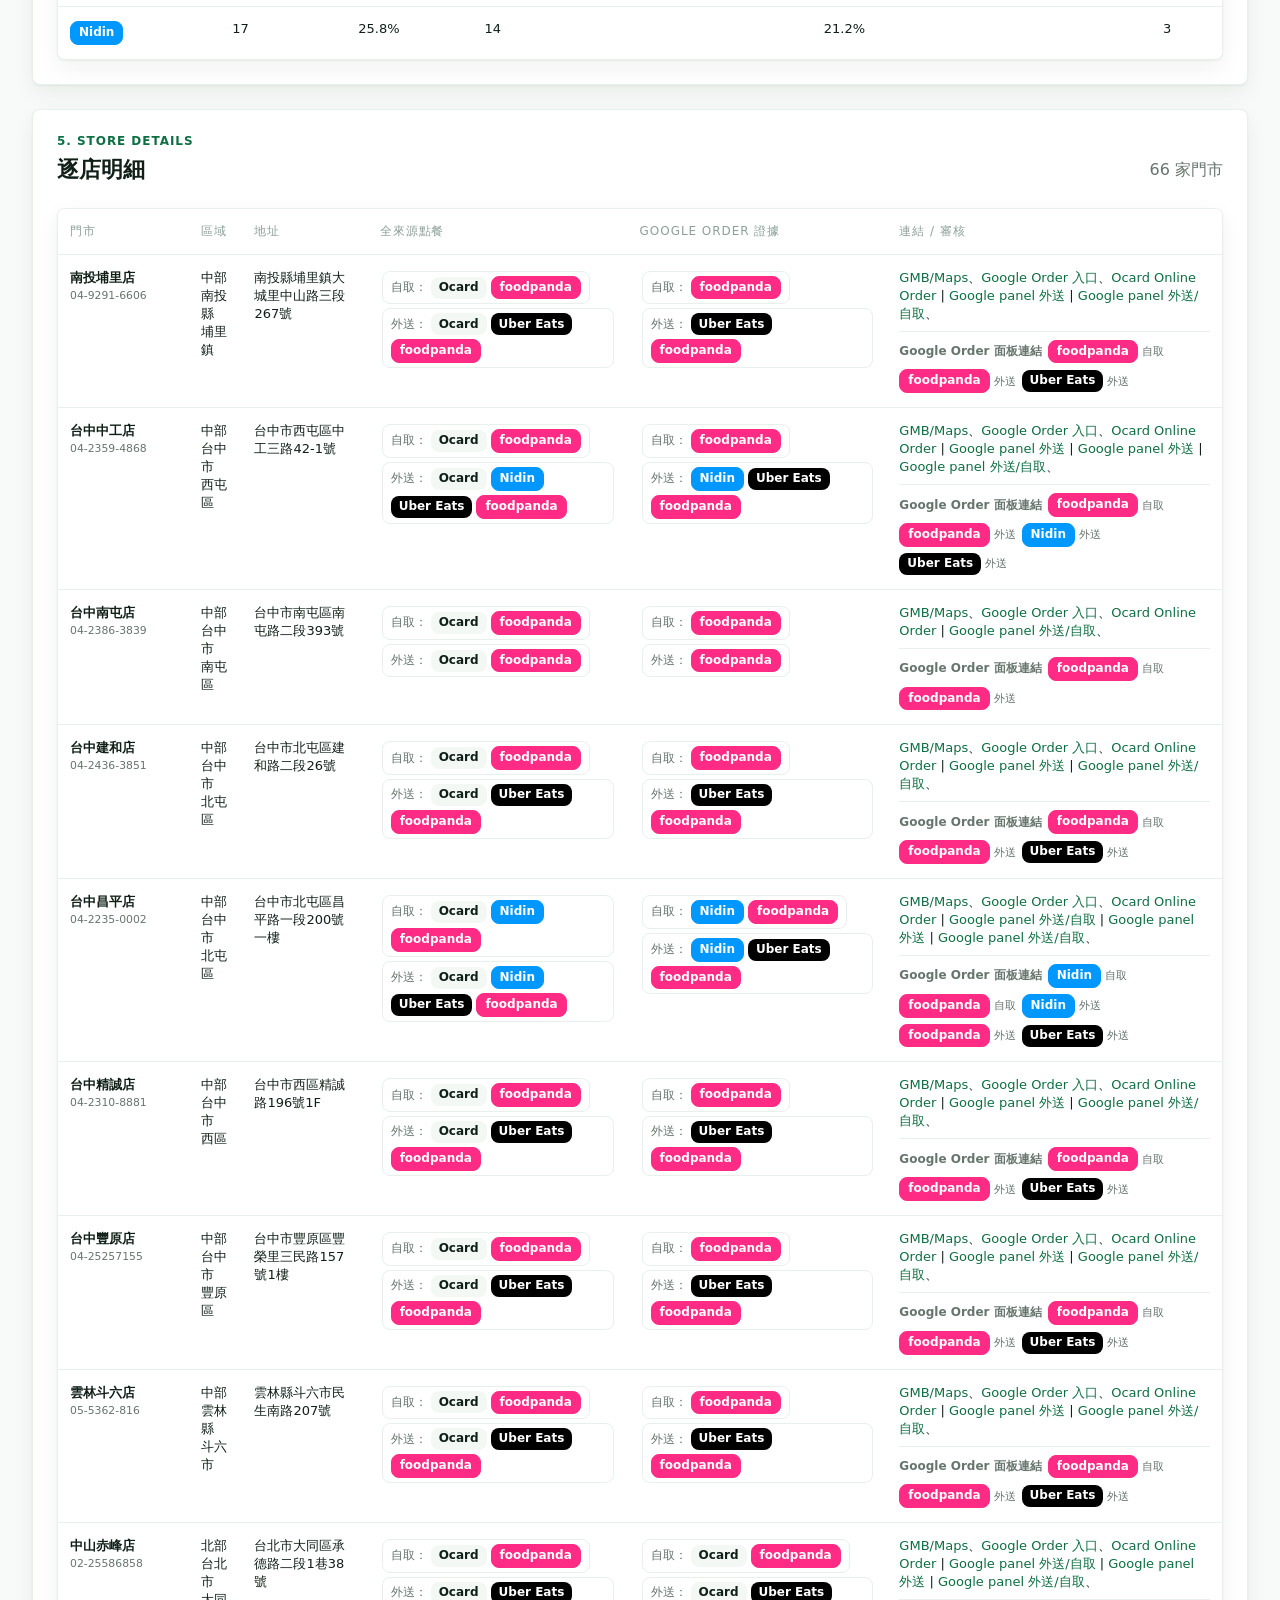
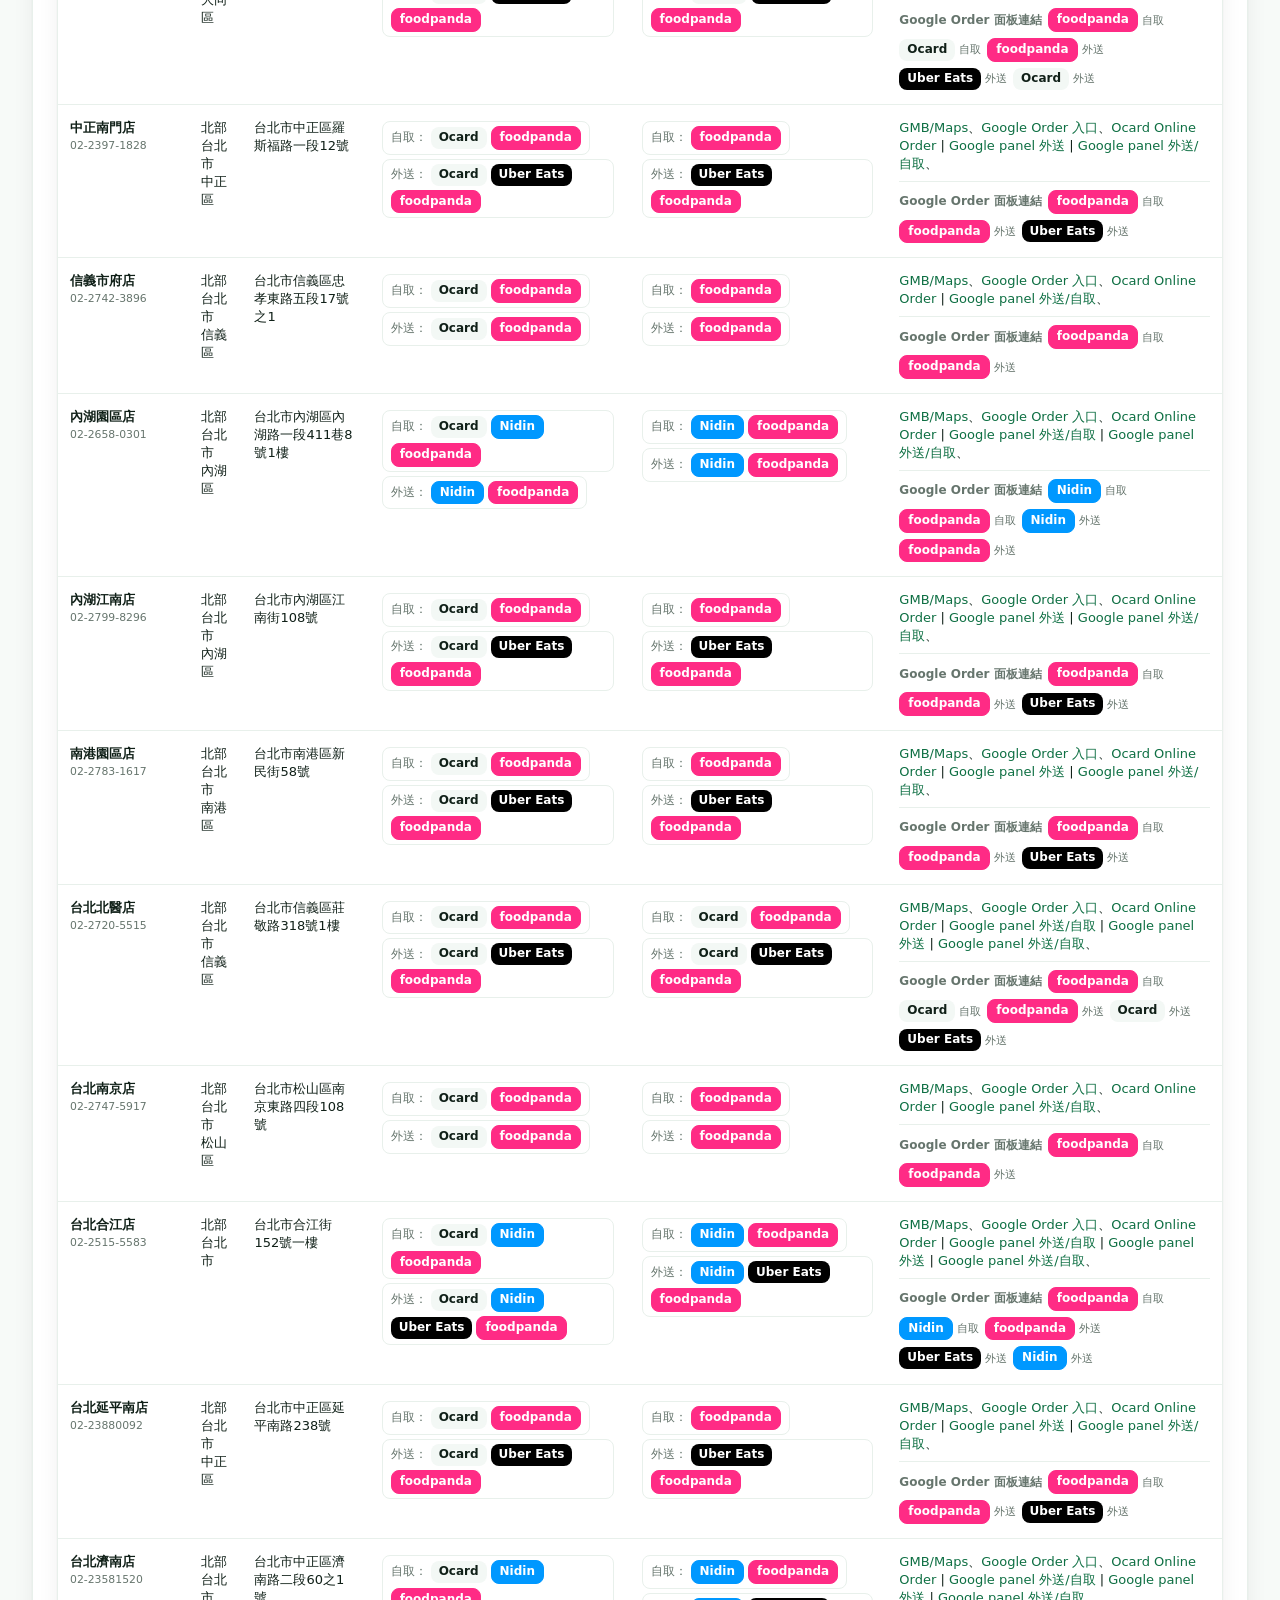
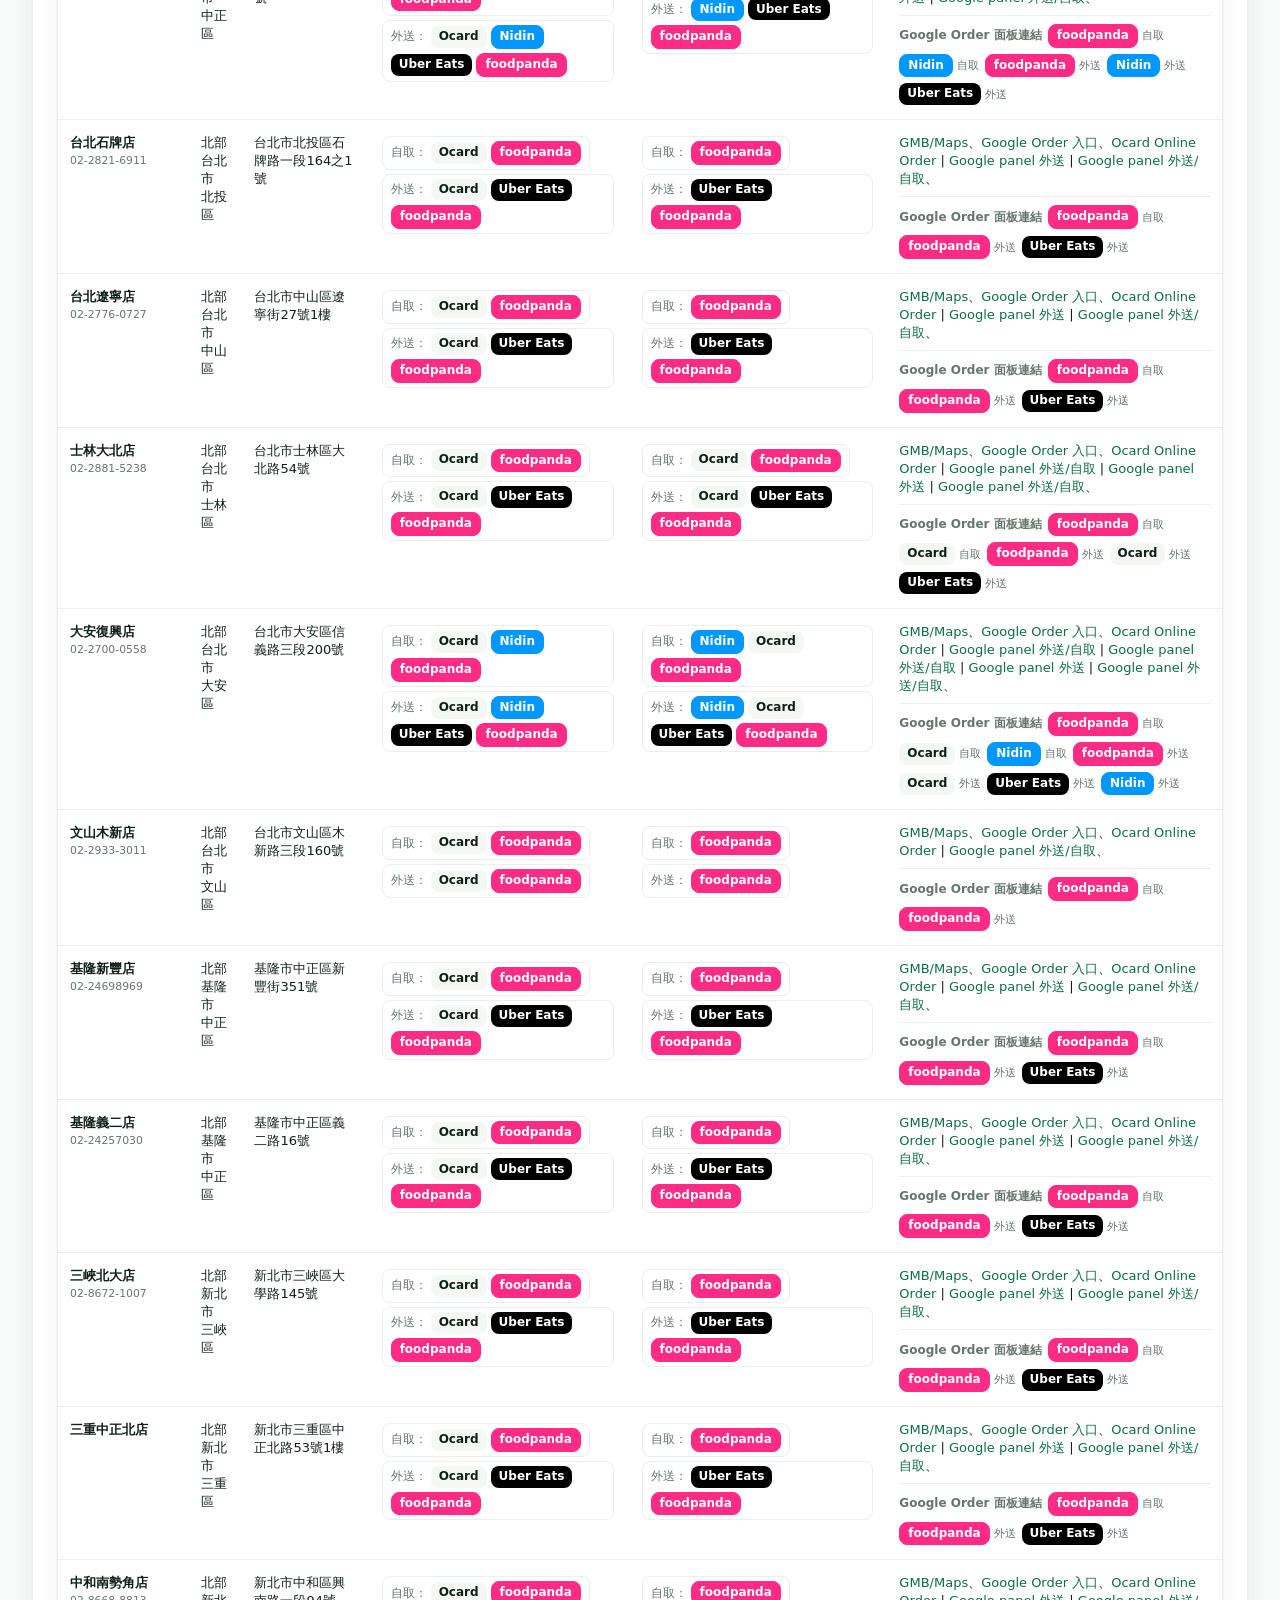
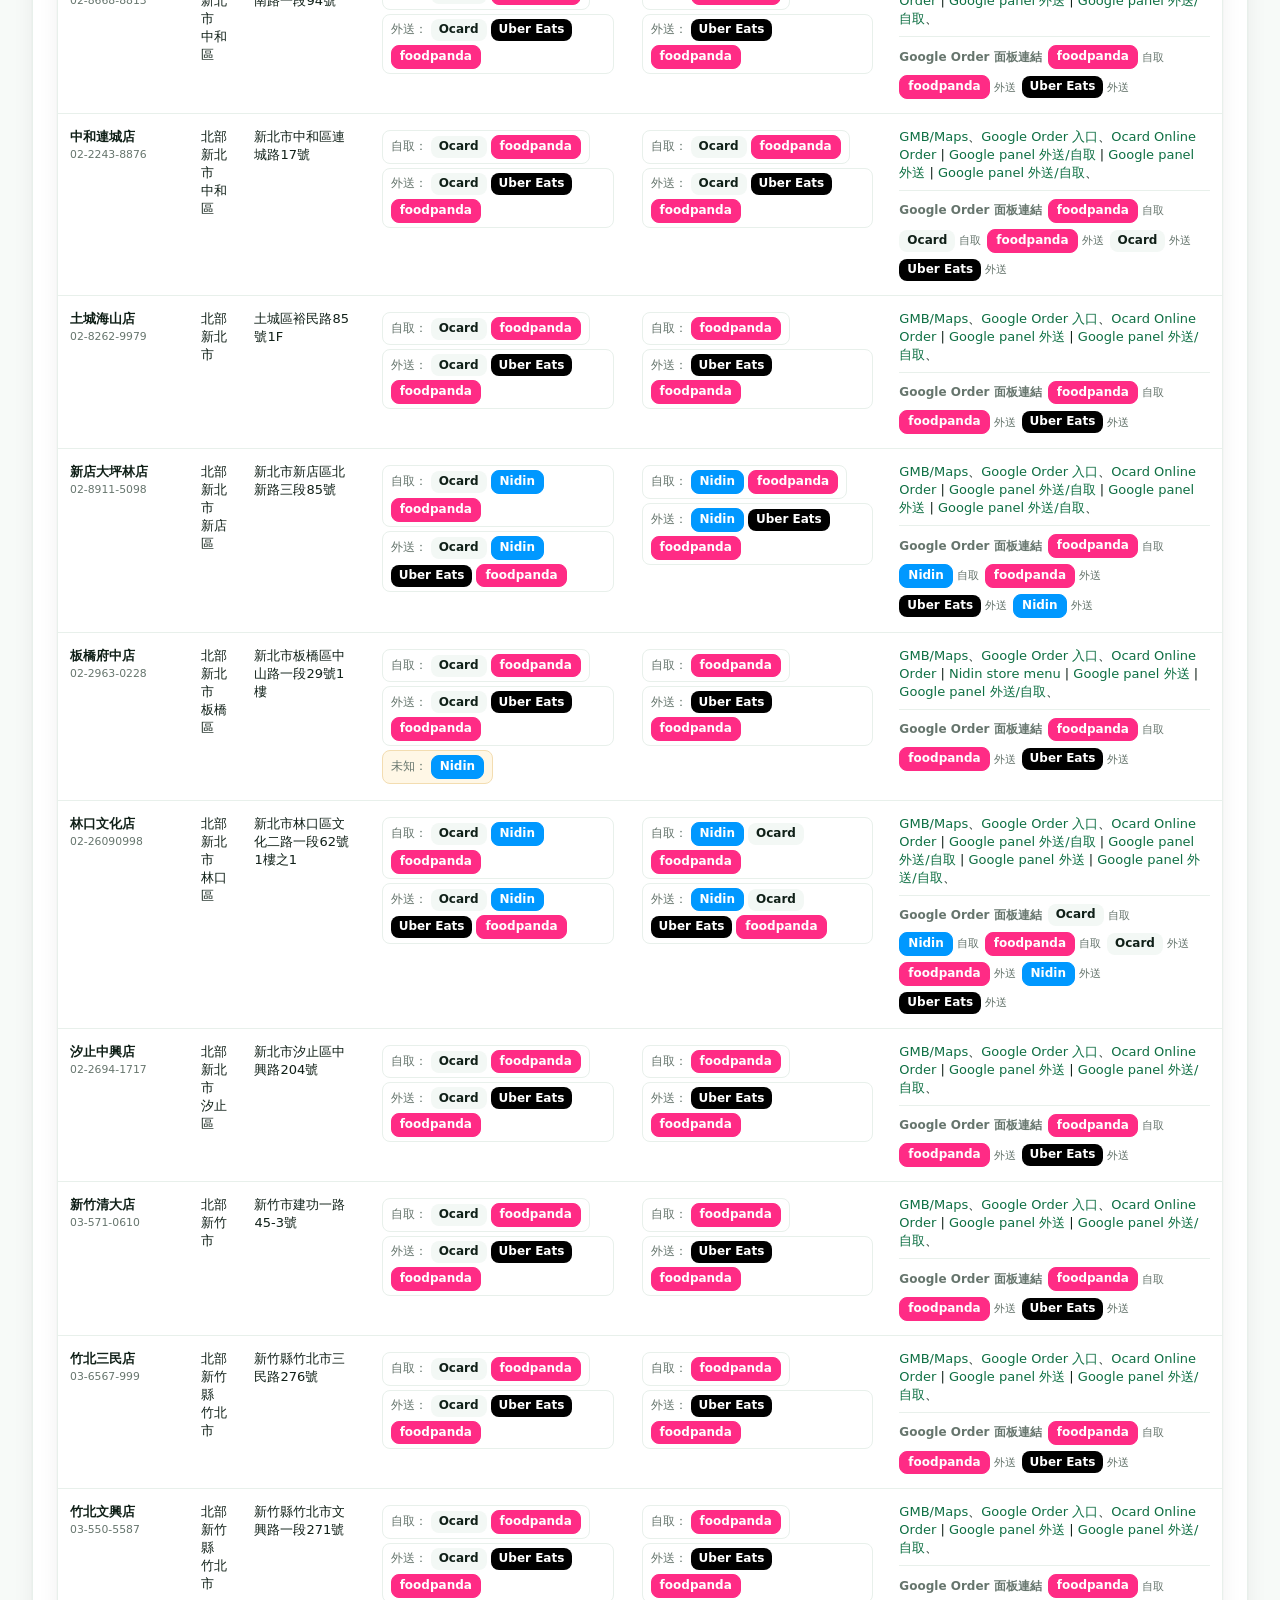
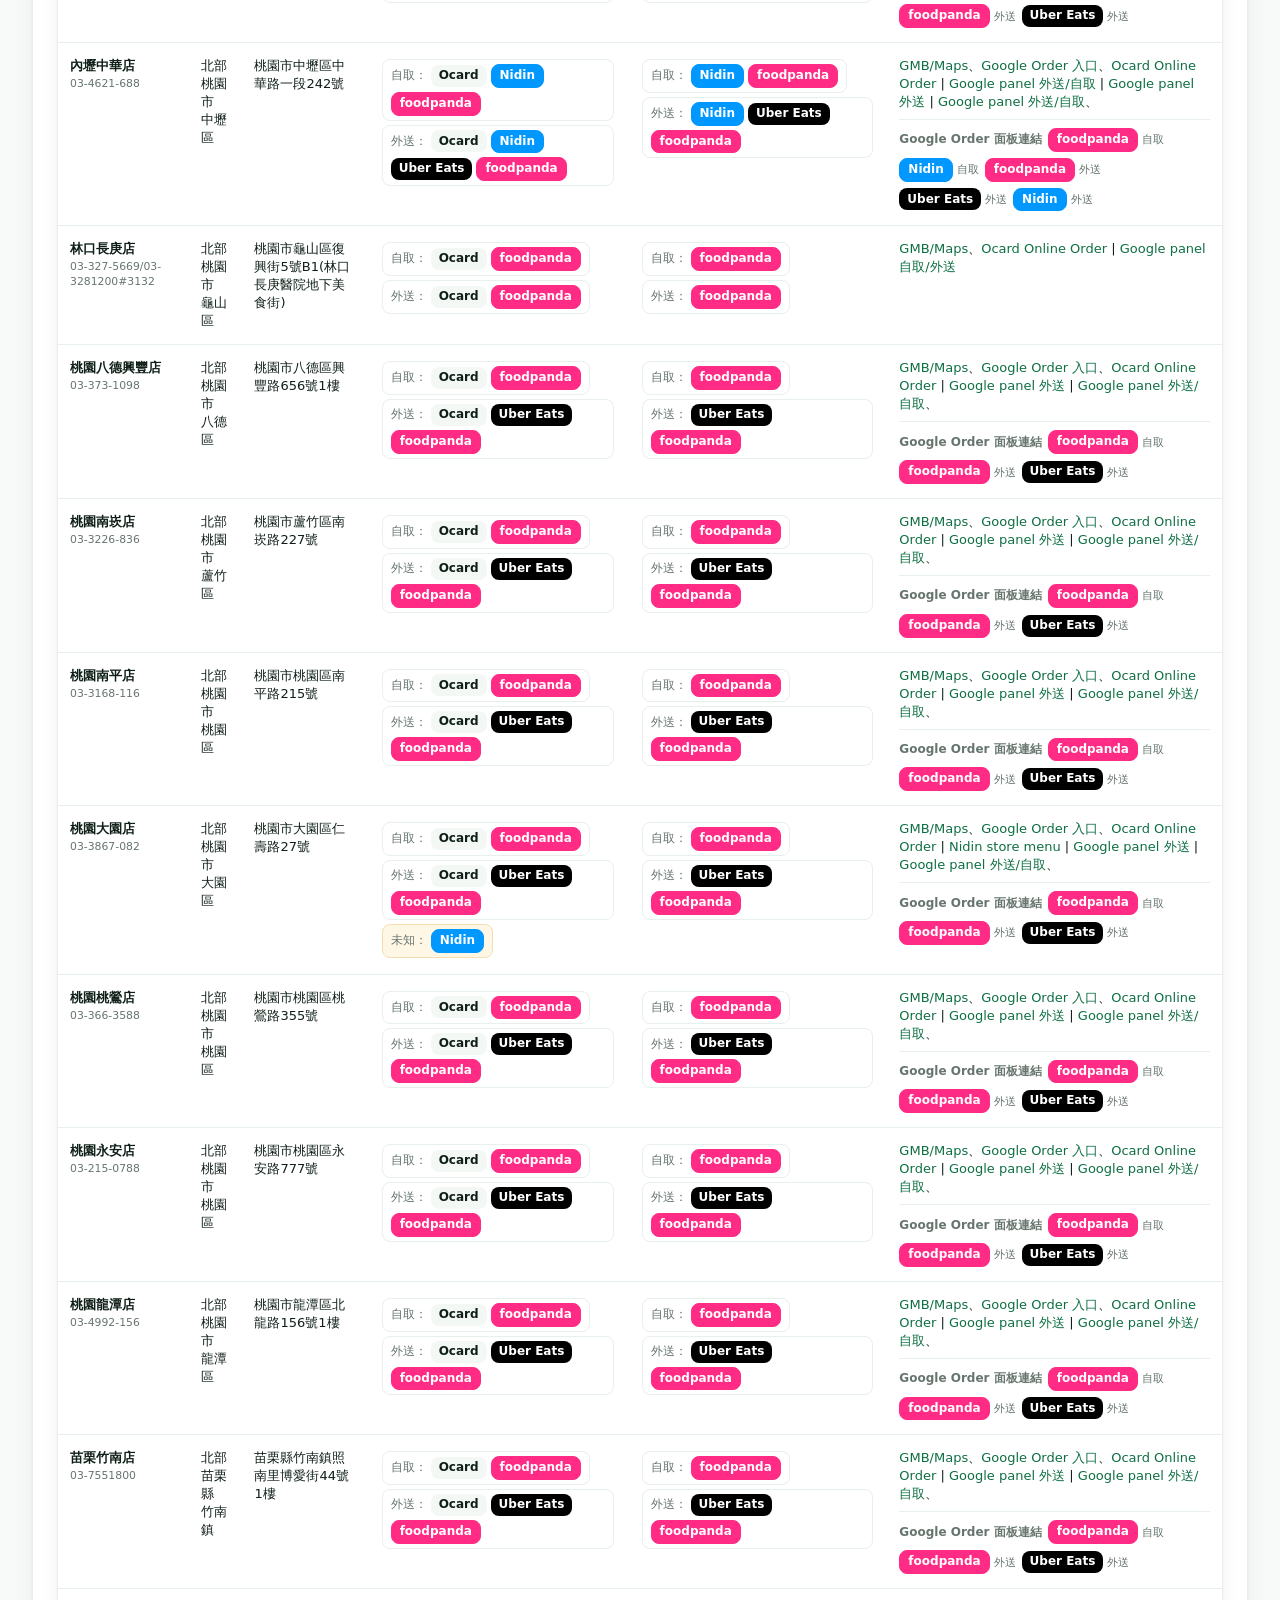
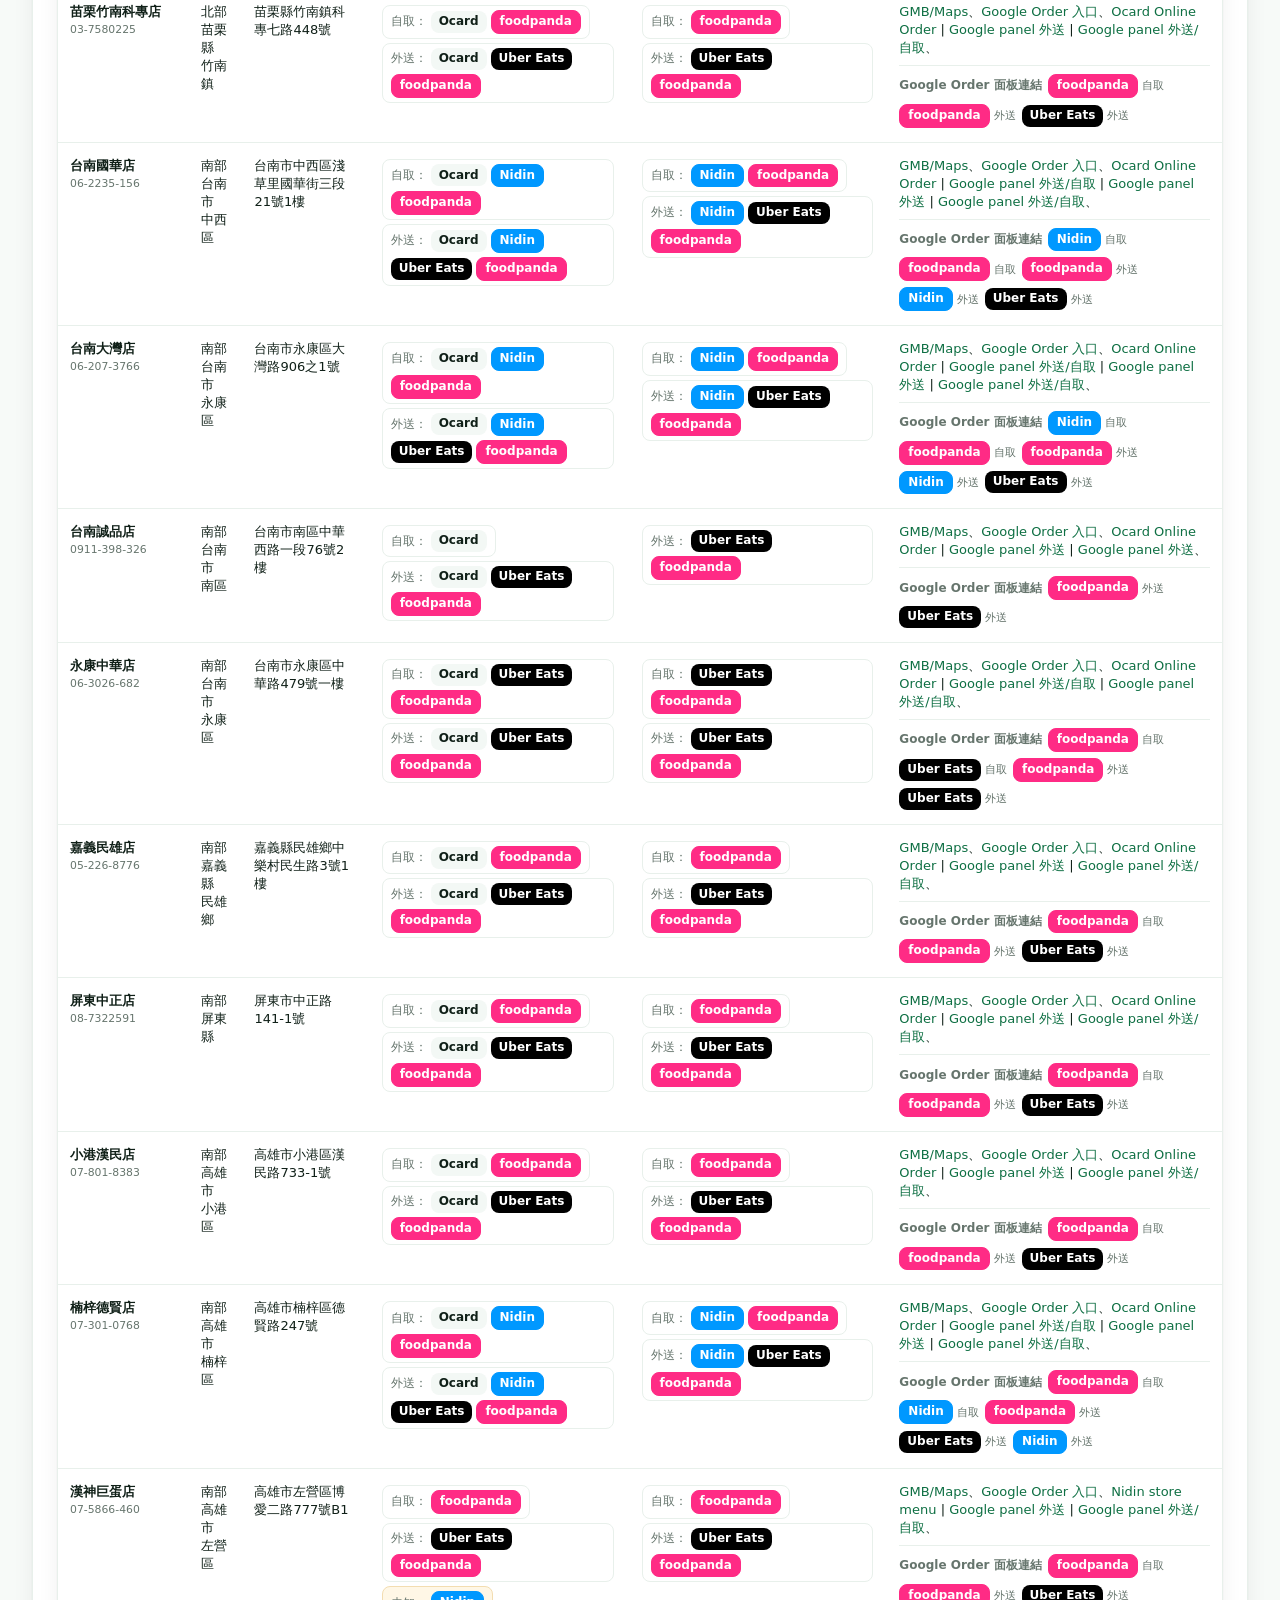
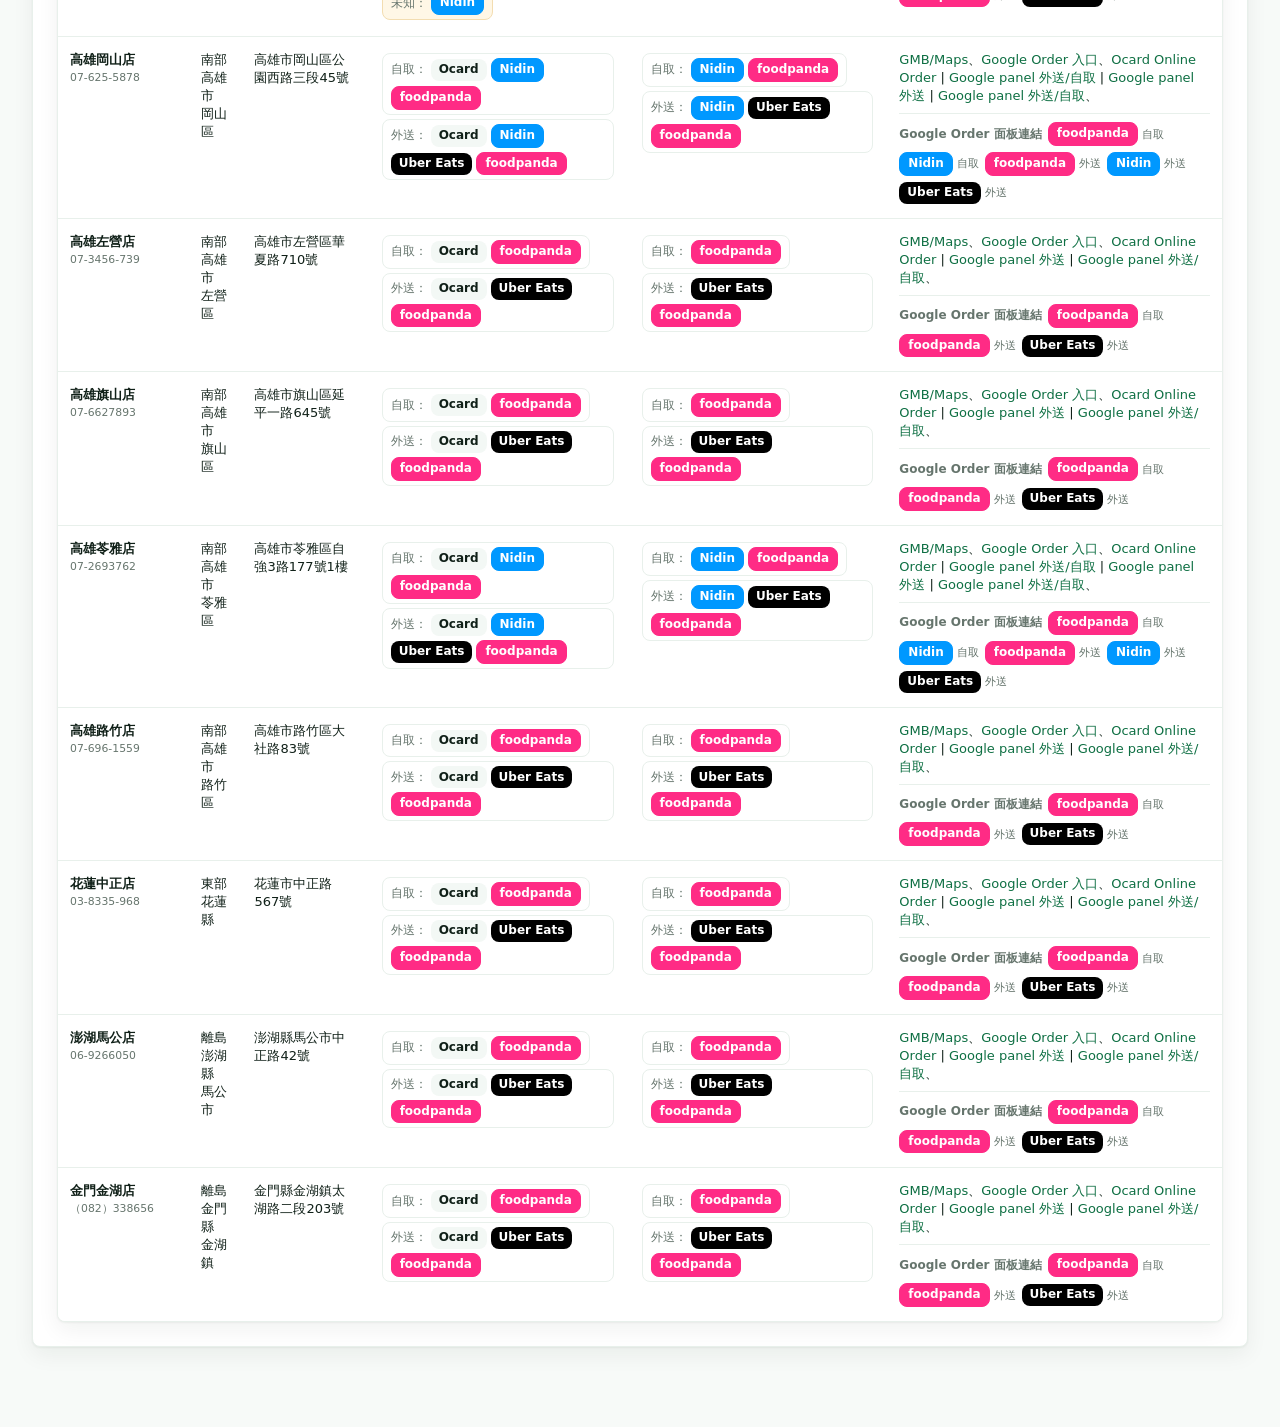
<file: truedan/index.html>
<!doctype html>
<html lang="zh-Hant">
<head>
  <meta charset="utf-8" />
  <meta name="viewport" content="width=device-width, initial-scale=1" />
  <title>珍煮丹 TRUEDAN 點餐系統分析</title>
  <link rel="stylesheet" href="../assets/styles.css?v=35" />
</head>
<body>
  <header class="topbar">
    <div>
      <p class="eyebrow">Brand Order Analysis</p>
      <h1>珍煮丹 TRUEDAN 點餐系統分析</h1>
      <p class="subhead">台灣官方門市、Google/Maps/GMB 覆蓋、Google Order provider evidence，以及 pickup / delivery 模式分布。<span class="version">truedan gmb mode audit</span></p>
    </div>
    <div class="meta">
      <span id="generatedAt">Loading</span>
      <a href="data/stores.csv">CSV</a>
      <a href="data/summary.json">Summary JSON</a>
    </div>
  </header>

  <main>
    <section class="controls">
      <div class="segmented" id="regionFilters"></div>
      <label>城市<select id="cityFilter"></select></label>
      <label>系統<select id="systemFilter"></select></label>
      <label>Google Order <select id="gmbFilter"><option value="all">全部</option><option value="confirmed">Google Order 有證據</option><option value="gap">Google Order 待查核</option><option value="no_gmb_found">GMB/Maps 未找到</option></select></label>
      <label class="search">搜尋門市<input id="searchInput" type="search" placeholder="門市、地址、城市" /></label>
    </section>

    <section class="insight-strip" id="insightStrip"></section>

    <section class="panel">
      <div class="section-title">
        <div><p class="eyebrow">1. Store Footprint</p><h2>官方門市與地理分布</h2></div>
        <p>以珍煮丹官網台灣門市頁為母體，呈現 22 縣市分布、區域篩選與 Google/Maps 覆蓋狀態。</p>
      </div>
      <div class="kpi-grid" id="storeKpis"></div>
      <div class="split map-layout">
        <div>
          <h3>台灣門市地圖</h3>
          <p class="map-source">包含台灣 22 縣市，沒有門市的縣市顯示 0。</p>
          <div class="taiwan-map" id="taiwanMap"></div>
        </div>
        <div><h3>城市排行</h3><div class="bars" id="cityBars"></div></div>
      </div>
    </section>

    <section class="panel">
      <div class="section-title">
        <div><p class="eyebrow">2. All Sources</p><h2>全來源點餐系統</h2></div>
        <p>整合官方門市、Google、GMB 與第三方來源。外帶與外送分開計算，避免把 provider-only 結果混成不明模式。</p>
      </div>
      <div class="kpi-grid" id="allSourceKpis"></div>
      <div class="split">
        <div><h3>自取系統</h3><div class="bars" id="pickupBars"></div></div>
        <div><h3>外送系統</h3><div class="bars" id="deliveryBars"></div></div>
      </div>
      <div class="split compact">
        <div><h3>區域導入率</h3><div class="matrix" id="regionMatrix"></div></div>
        <div><h3>讀法</h3><p class="note">全來源包含 Google Order provider rows 與其他公開來源；Google Order 嚴格統計只計入點開 Google Order 面板後可見的 provider row。</p></div>
      </div>
    </section>

    <section class="panel warning">
      <div class="section-title">
        <div><p class="eyebrow">3. Google Order</p><h2>Google Order provider / link 分布</h2></div>
        <p>只把 Google Business Profile 藍色點餐流程中可見的 provider row 算為 GMB provider evidence；面板內連結另以 provider/link 視角呈現。</p>
      </div>
      <div class="kpi-grid" id="gmbKpis"></div>
      <div class="split">
        <div><h3>Google Order 自取選項</h3><div class="bars" id="gmbPickupBars"></div></div>
        <div><h3>Google Order 外送選項</h3><div class="bars" id="gmbDeliveryBars"></div></div>
      </div>
    </section>

    <section class="panel">
      <div class="section-title"><div><p class="eyebrow">4. Comparison</p><h2>全來源 vs Google Order provider</h2></div></div>
      <div class="table-wrap"><table><thead><tr><th>系統</th><th>全來源門市</th><th>全來源占比</th><th>Google Order provider 門市</th><th>Google Order provider 占比</th><th>缺口</th></tr></thead><tbody id="comparisonRows"></tbody></table></div>
    </section>

    <section class="panel">
      <div class="section-title"><div><p class="eyebrow">5. Store Details</p><h2>逐店明細</h2></div><p id="detailCount"></p></div>
      <div class="table-wrap details"><table><thead><tr><th>門市</th><th>區域</th><th>地址</th><th>全來源點餐</th><th>Google Order 證據</th><th>連結 / 審核</th></tr></thead><tbody id="storeRows"></tbody></table></div>
    </section>
  </main>

  <script src="data-inline.js?v=1"></script>
  <script src="../assets/taiwan-map.js?v=35"></script>
  <script src="../assets/app.js?v=37"></script>
</body>
</html>
</file>
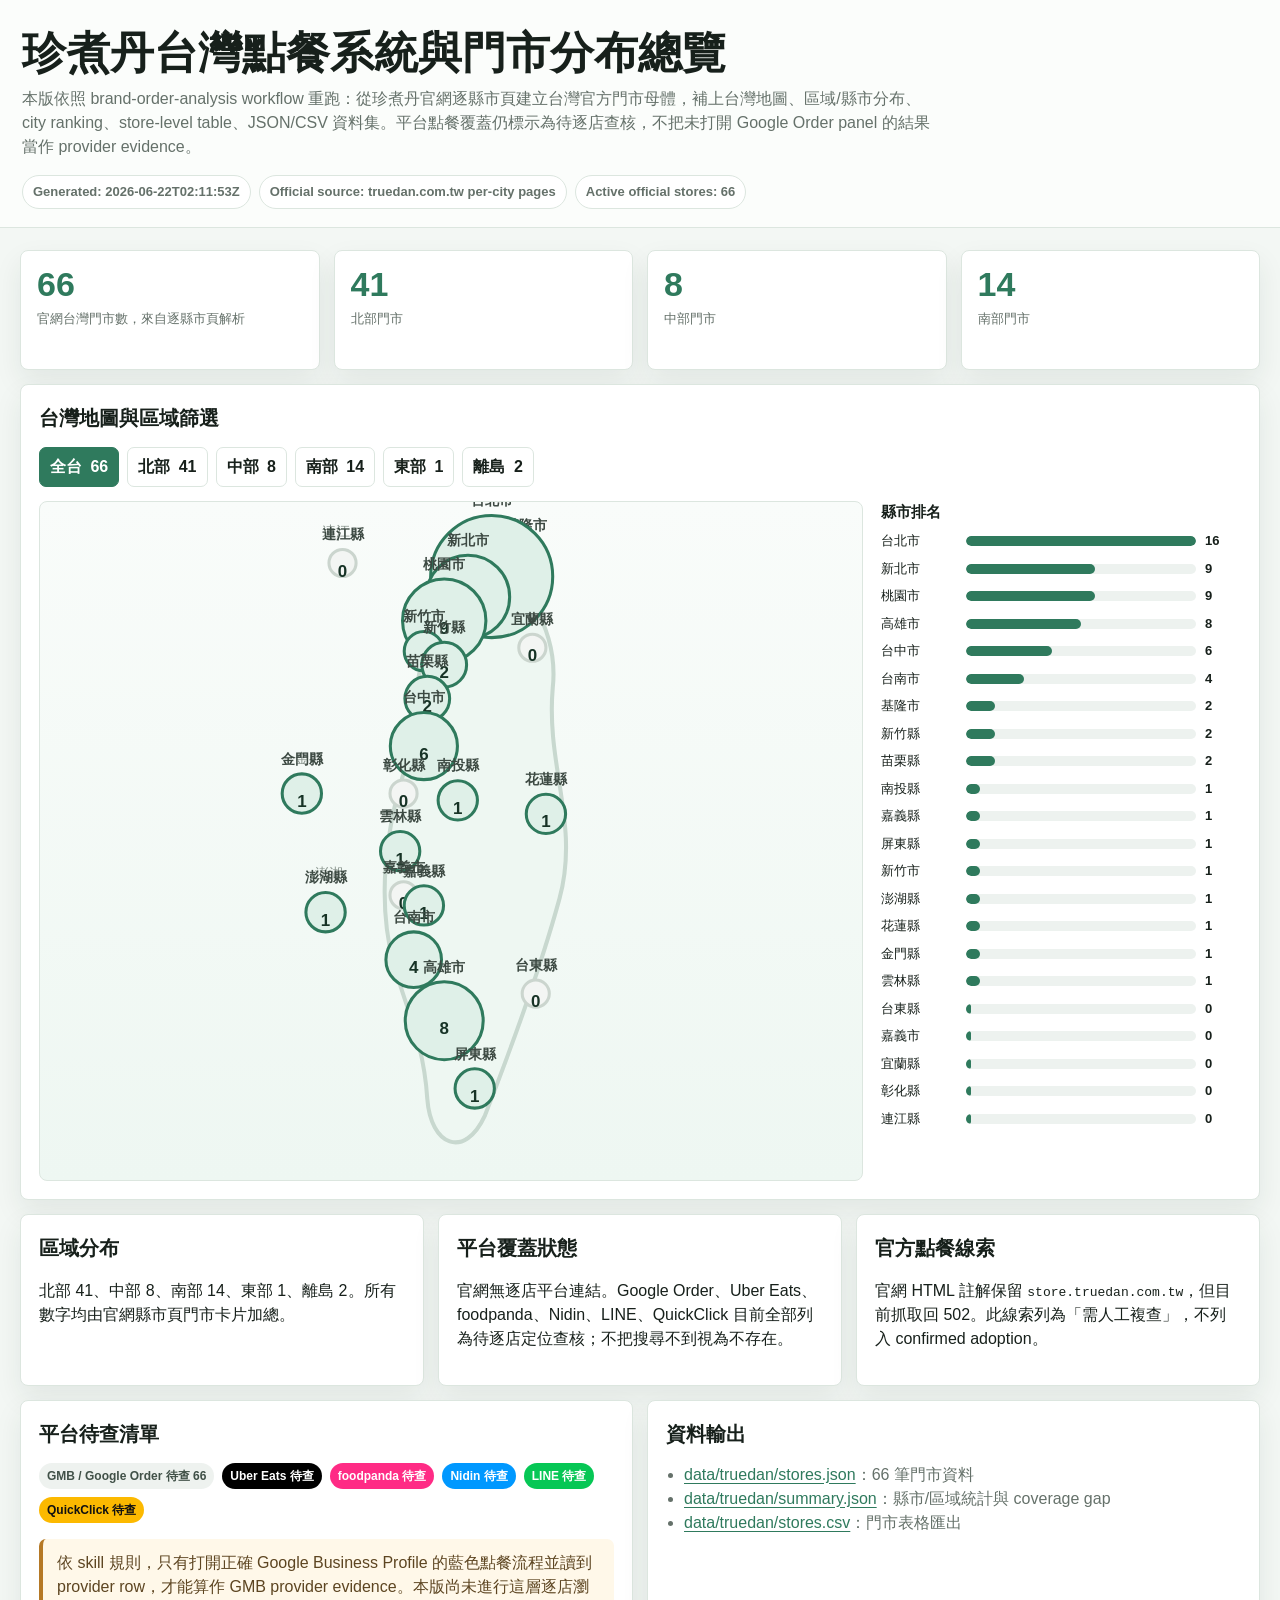
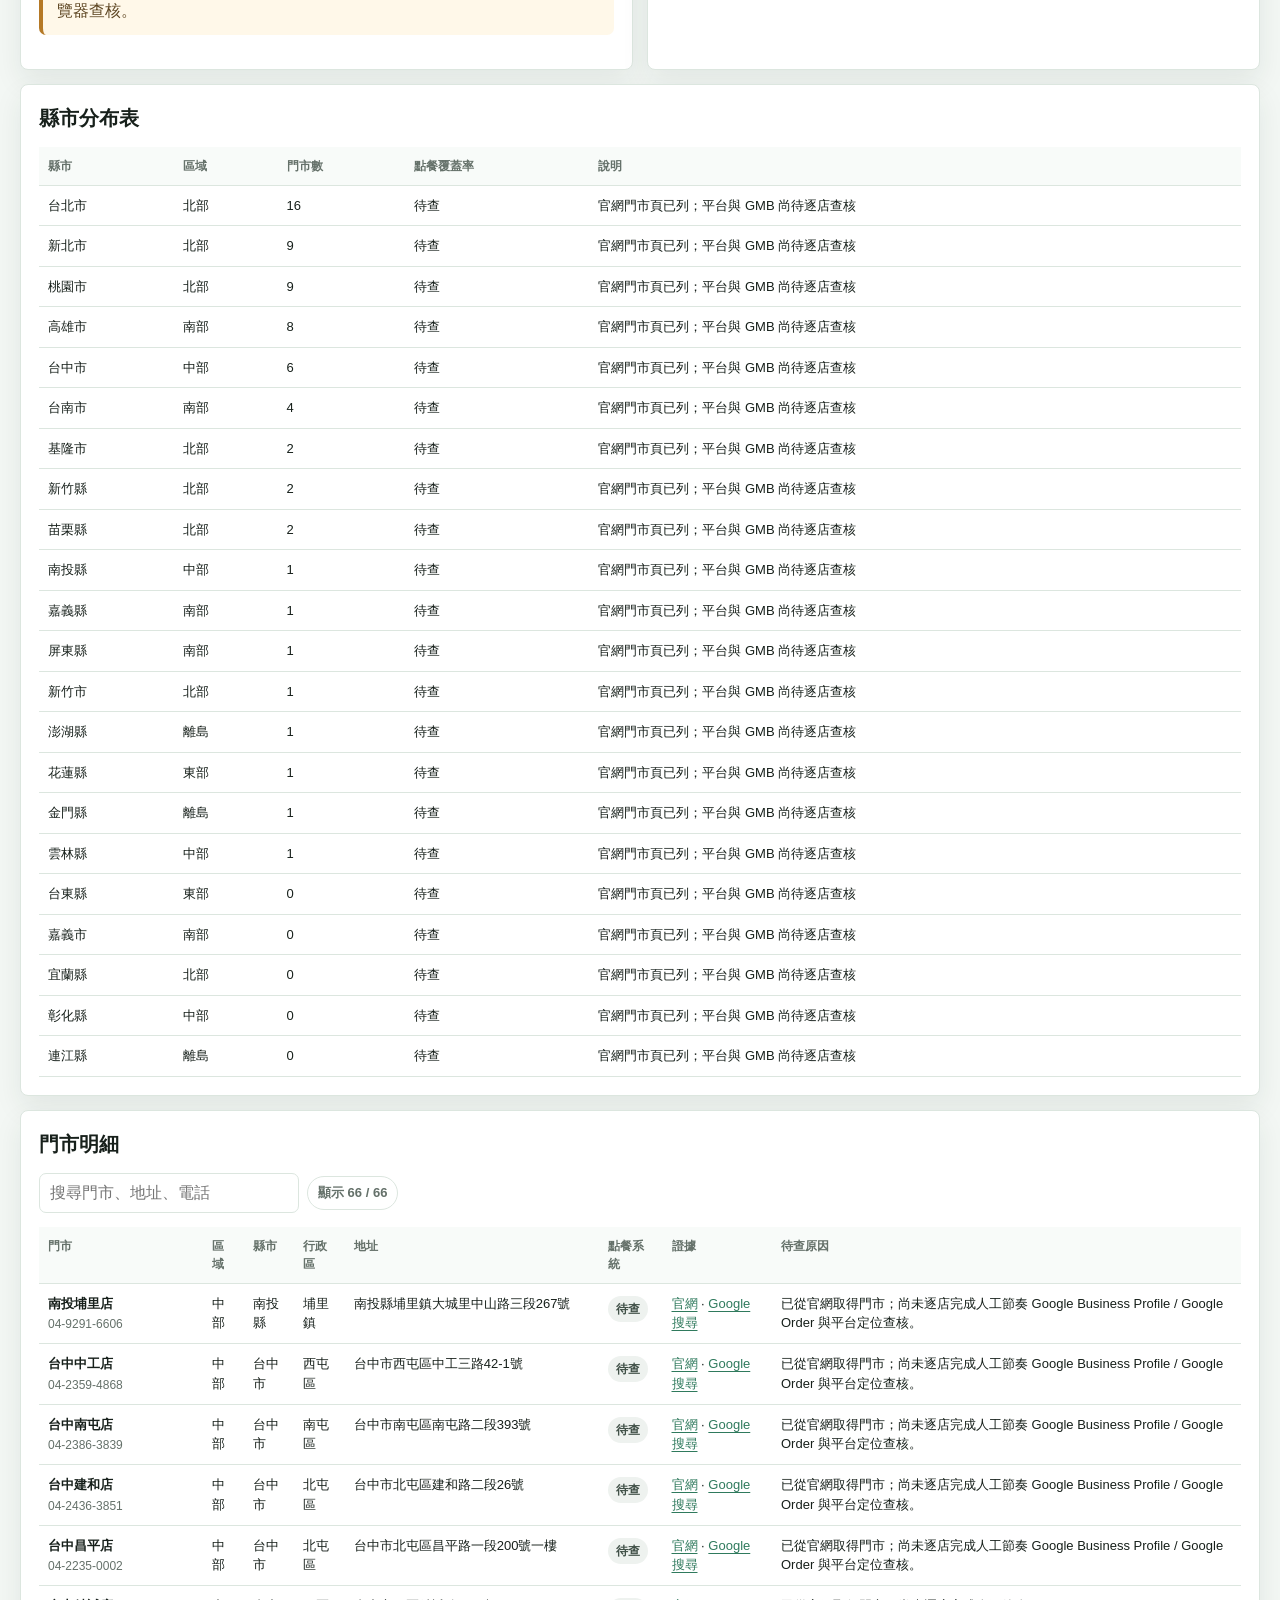
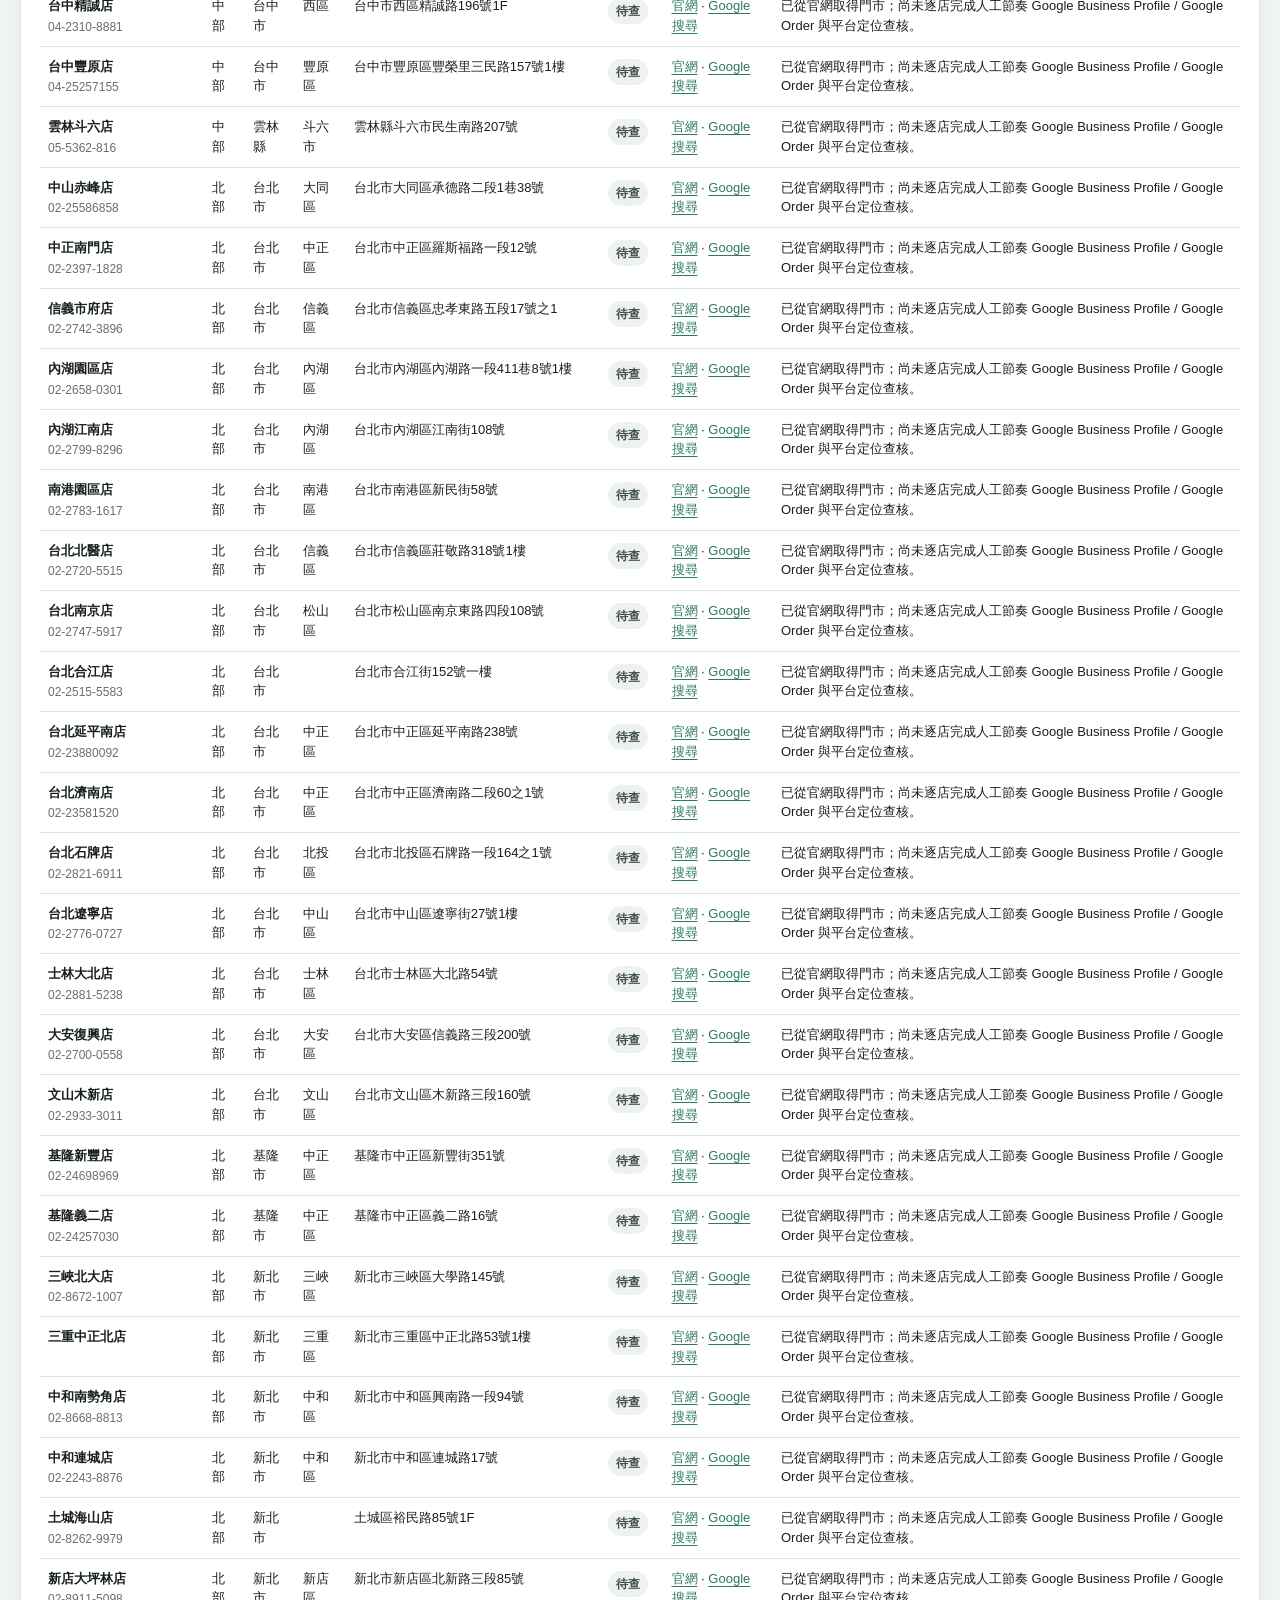
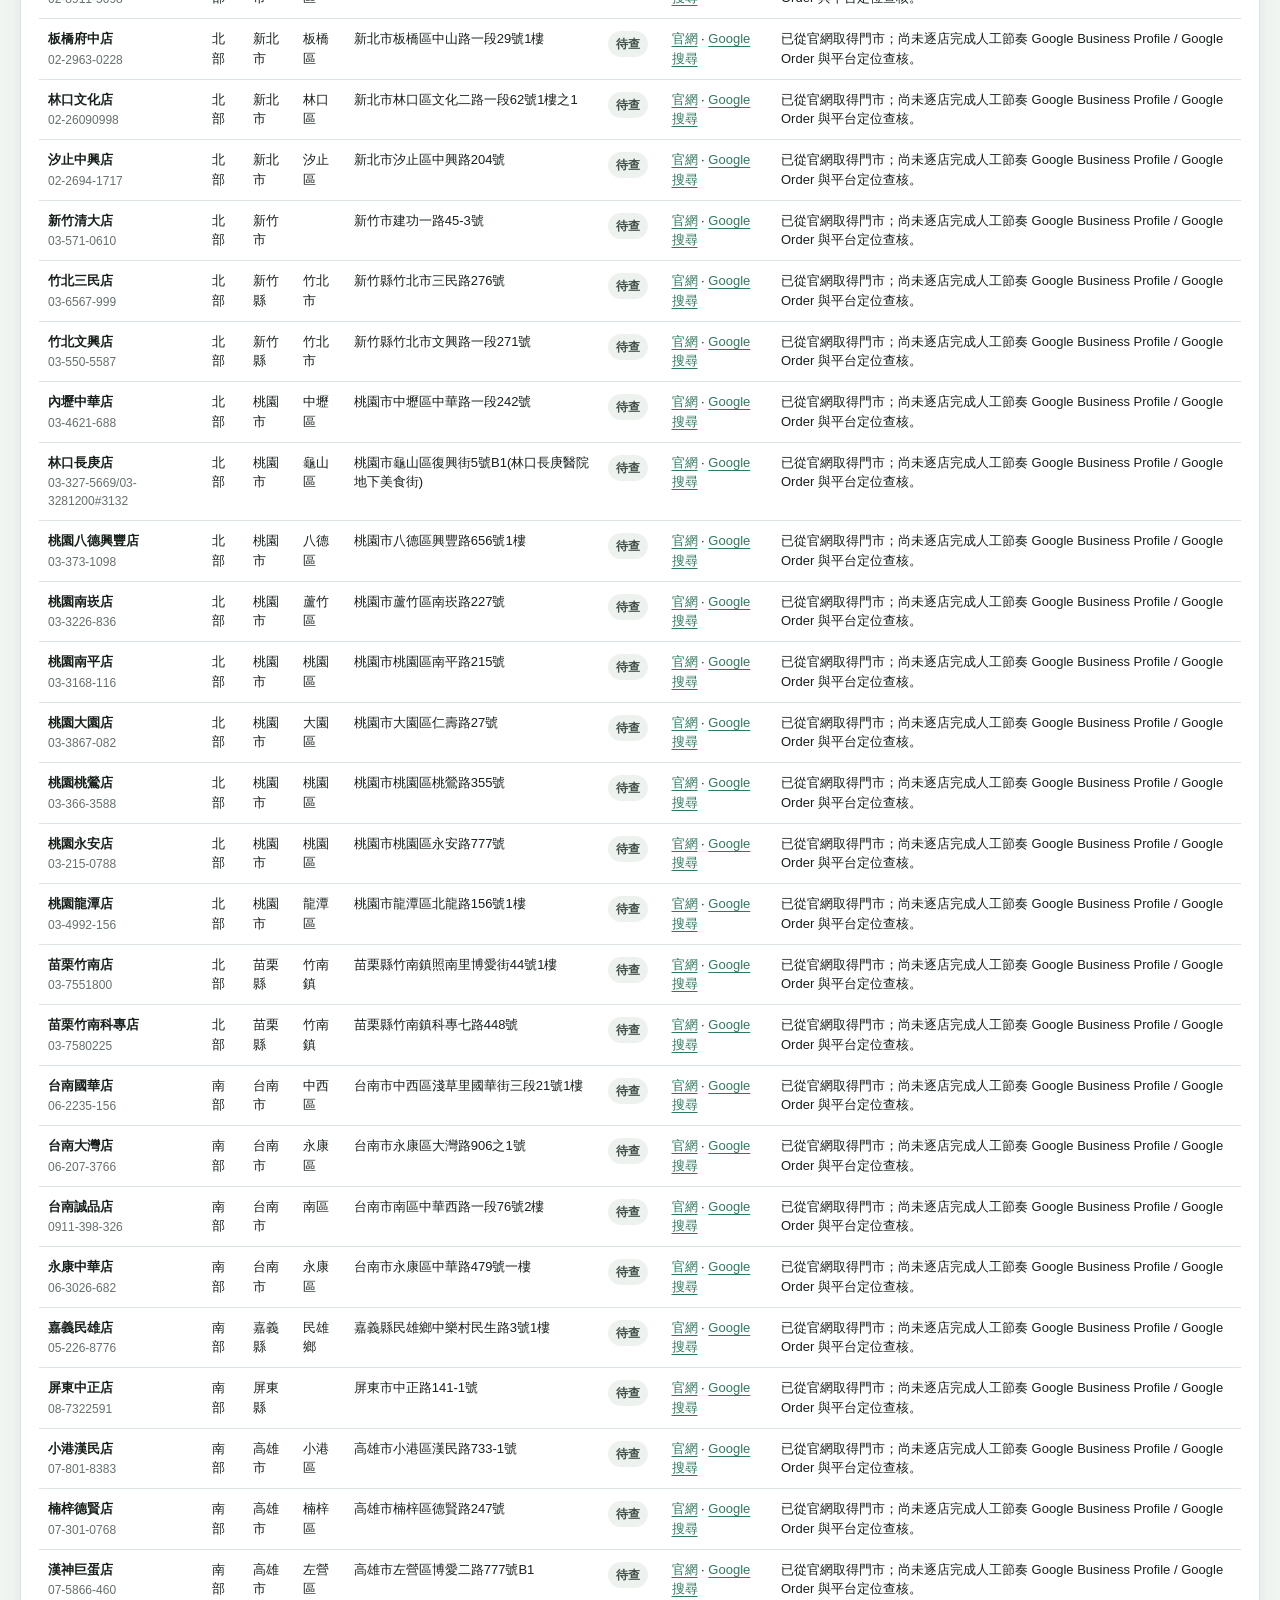
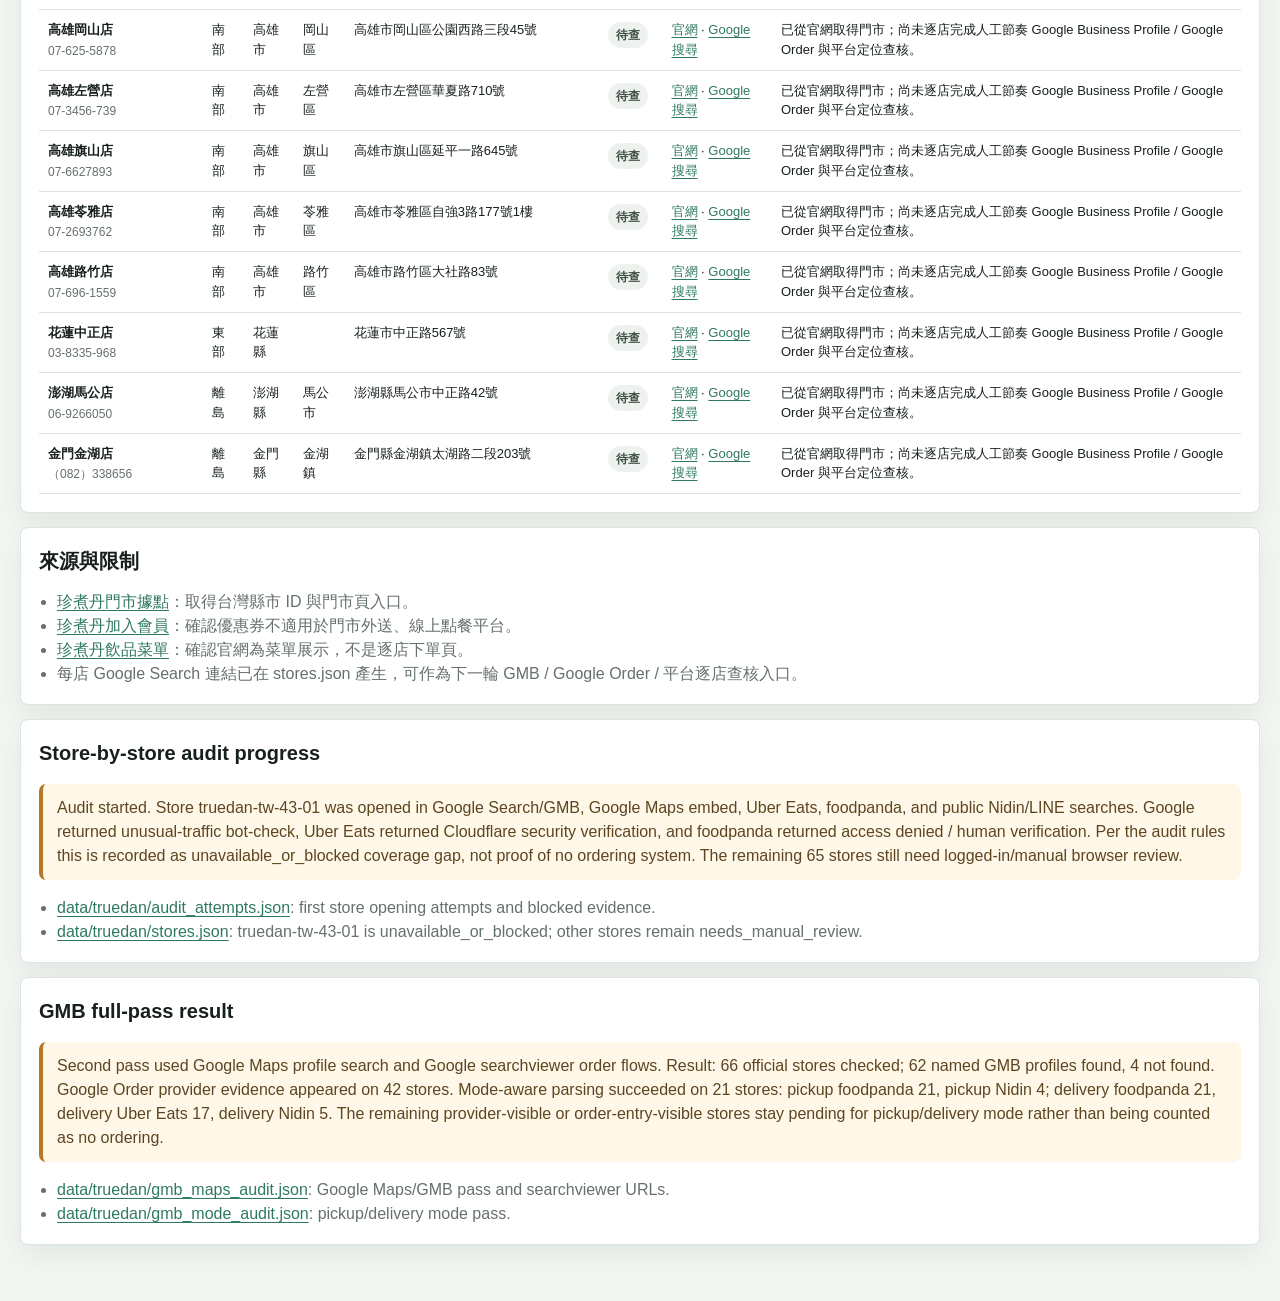
<file: truedan_taiwan_ordering_overview.html>
<!doctype html>
<html lang="zh-Hant">
<head>
  <meta charset="utf-8">
  <meta name="viewport" content="width=device-width, initial-scale=1">
  <title>珍煮丹台灣點餐系統與門市分布總覽</title>
  <style>
    :root {
      --bg: #f3f7f4;
      --surface: #ffffff;
      --ink: #17201b;
      --muted: #65716a;
      --line: #dce6df;
      --green: #2f7a5d;
      --green2: #dff0e8;
      --brown: #735039;
      --warn: #b57926;
      --pink: #ff2b85;
      --blue: #0098ff;
      --linegreen: #06c755;
      --uber: #06c167;
      --shadow: 0 12px 28px rgba(28, 56, 40, .08);
    }
    * { box-sizing: border-box; }
    body {
      margin: 0;
      font-family: "Noto Sans TC", "Microsoft JhengHei", Arial, sans-serif;
      background: var(--bg);
      color: var(--ink);
      line-height: 1.5;
    }
    a { color: var(--green); text-underline-offset: 3px; }
    header {
      padding: 28px 22px 18px;
      border-bottom: 1px solid var(--line);
      background: #fbfdfb;
    }
    .wrap { width: min(1240px, calc(100vw - 32px)); margin: 0 auto; }
    h1 { margin: 0; font-size: clamp(28px, 4vw, 44px); letter-spacing: 0; line-height: 1.12; }
    h2 { margin: 0 0 14px; font-size: 20px; letter-spacing: 0; }
    h3 { margin: 0 0 8px; font-size: 15px; letter-spacing: 0; }
    .sub { max-width: 920px; margin: 10px 0 0; color: var(--muted); }
    .meta { display: flex; gap: 8px; flex-wrap: wrap; margin-top: 16px; }
    .chip {
      border: 1px solid var(--line);
      border-radius: 999px;
      background: #fff;
      padding: 6px 10px;
      color: var(--muted);
      font-size: 13px;
      font-weight: 700;
    }
    main { padding: 22px 0 56px; }
    .grid { display: grid; grid-template-columns: repeat(12, 1fr); gap: 14px; }
    .card {
      background: var(--surface);
      border: 1px solid var(--line);
      border-radius: 8px;
      box-shadow: var(--shadow);
    }
    .kpi { grid-column: span 3; padding: 16px; min-height: 120px; }
    .kpi strong { display: block; font-size: 34px; line-height: 1; color: var(--green); }
    .kpi span { display: block; margin-top: 8px; color: var(--muted); font-size: 13px; }
    .wide { grid-column: span 12; padding: 18px; }
    .half { grid-column: span 6; padding: 18px; }
    .third { grid-column: span 4; padding: 18px; }
    .toolbar {
      display: flex;
      gap: 8px;
      flex-wrap: wrap;
      align-items: center;
      margin-bottom: 14px;
    }
    button, input {
      min-height: 36px;
      border: 1px solid var(--line);
      border-radius: 7px;
      background: #fff;
      color: var(--ink);
      font: inherit;
    }
    button { padding: 7px 10px; font-weight: 800; cursor: pointer; }
    button.active { background: var(--green); color: white; border-color: var(--green); }
    button b { margin-left: 4px; color: inherit; }
    input { padding: 7px 10px; min-width: 260px; }
    .map-layout { display: grid; grid-template-columns: minmax(320px, 1fr) 360px; gap: 18px; align-items: start; }
    .tw-map {
      width: 100%;
      max-height: 680px;
      border: 1px solid var(--line);
      border-radius: 8px;
      background: linear-gradient(180deg, #f9fcfa, #eef7f2);
    }
    .island-note { fill: #8b968f; font-size: 4px; }
    .bubble {
      fill: var(--green2);
      stroke: var(--green);
      stroke-width: .9;
      transition: opacity .15s, fill .15s, stroke .15s;
    }
    .bubble.zero { fill: #f3f5f3; stroke: #cbd5ce; }
    .map-label { font-size: 4px; text-anchor: middle; fill: #3c4942; font-weight: 800; }
    .map-count { font-size: 5px; text-anchor: middle; fill: #173326; font-weight: 900; }
    .filtered .map-node { opacity: .22; }
    .filtered .map-node.active { opacity: 1; }
    .filtered .map-node.active .bubble { fill: #bfe6d2; stroke-width: 1.6; }
    .bar-row { display: grid; grid-template-columns: 76px 1fr 36px; gap: 9px; align-items: center; margin: 8px 0; }
    .bar-row span, .bar-row b { font-size: 13px; }
    .bar-row div { height: 10px; border-radius: 999px; background: #edf2ef; overflow: hidden; }
    .bar-row i { display: block; height: 100%; border-radius: 999px; background: var(--green); }
    table { width: 100%; border-collapse: collapse; font-size: 13px; }
    th, td { padding: 10px 9px; border-bottom: 1px solid var(--line); text-align: left; vertical-align: top; }
    th { color: var(--muted); font-size: 12px; background: #f8fbf9; }
    tr[hidden] { display: none; }
    td span { display: block; color: var(--muted); font-size: 12px; margin-top: 2px; }
    .badge {
      display: inline-flex;
      border-radius: 999px;
      padding: 4px 8px;
      font-size: 12px;
      font-weight: 900;
      white-space: nowrap;
    }
    .neutral { background: #eef2ef; color: #415148; }
    .nidin { background: var(--blue); color: #fff; }
    .uber { background: #000; color: #fff; }
    .panda { background: var(--pink); color: #fff; }
    .line { background: var(--linegreen); color: #fff; }
    .quick { background: #fcb900; color: #111; }
    .callout { border-left: 4px solid var(--warn); background: #fff8e9; padding: 12px 14px; border-radius: 7px; color: #5d4521; }
    .systems { display: flex; gap: 8px; flex-wrap: wrap; }
    .source-list { margin: 0; padding-left: 18px; color: var(--muted); }
    @media (max-width: 960px) {
      .kpi, .half, .third { grid-column: span 12; }
      .map-layout { grid-template-columns: 1fr; }
      input { min-width: 100%; }
      .wide { padding: 14px; }
      th:nth-child(4), td:nth-child(4), th:nth-child(8), td:nth-child(8) { display: none; }
    }
  </style>
</head>
<body>
  <header>
    <div class="wrap">
      <h1>珍煮丹台灣點餐系統與門市分布總覽</h1>
      <p class="sub">本版依照 brand-order-analysis workflow 重跑：從珍煮丹官網逐縣市頁建立台灣官方門市母體，補上台灣地圖、區域/縣市分布、city ranking、store-level table、JSON/CSV 資料集。平台點餐覆蓋仍標示為待逐店查核，不把未打開 Google Order panel 的結果當作 provider evidence。</p>
      <div class="meta">
        <span class="chip">Generated: 2026-06-22T02:11:53Z</span>
        <span class="chip">Official source: truedan.com.tw per-city pages</span>
        <span class="chip">Active official stores: 66</span>
      </div>
    </div>
  </header>

  <main class="wrap">
    <section class="grid">
      <article class="card kpi"><strong data-kpi="stores">66</strong><span>官網台灣門市數，來自逐縣市頁解析</span></article>
      <article class="card kpi"><strong data-kpi="north">41</strong><span>北部門市</span></article>
      <article class="card kpi"><strong data-kpi="central">8</strong><span>中部門市</span></article>
      <article class="card kpi"><strong data-kpi="south">14</strong><span>南部門市</span></article>
    </section>

    <section class="grid" style="margin-top:14px">
      <article class="card wide">
        <h2>台灣地圖與區域篩選</h2>
        <div class="toolbar">
          <button type="button" class="filter active" data-filter-kind="all" data-filter-value="all">全台 <b>66</b></button>
          <button type="button" class="filter" data-filter-kind="region" data-filter-value="北部">北部 <b>41</b></button>
<button type="button" class="filter" data-filter-kind="region" data-filter-value="中部">中部 <b>8</b></button>
<button type="button" class="filter" data-filter-kind="region" data-filter-value="南部">南部 <b>14</b></button>
<button type="button" class="filter" data-filter-kind="region" data-filter-value="東部">東部 <b>1</b></button>
<button type="button" class="filter" data-filter-kind="region" data-filter-value="離島">離島 <b>2</b></button>
        </div>
        <div class="map-layout">
          <svg class="tw-map" viewBox="0 0 100 200" role="img" aria-label="珍煮丹台灣門市分布泡泡地圖">
            <path d="M59 16 C70 20 82 37 80 55 C78 78 88 95 82 117 C76 139 67 163 60 181 C54 194 44 190 43 176 C42 160 37 150 33 136 C28 117 31 96 36 80 C40 66 38 51 45 38 C49 29 51 20 59 16 Z" fill="#eef7f2" stroke="#c8d8cf" stroke-width="1.2"></path>
            <text x="4" y="77" class="island-note">金門</text>
            <text x="10" y="111" class="island-note">澎湖</text>
            <text x="12" y="10" class="island-note">連江</text>
            
          <g class="map-node" data-region="北部" data-city="基隆市">
            <circle cx="72" cy="18" r="6.6" class="bubble "></circle>
            <text x="72" y="8.4" class="map-label">基隆市</text>
            <text x="72" y="22" class="map-count">2</text>
          </g>

          <g class="map-node" data-region="北部" data-city="台北市">
            <circle cx="62" cy="22" r="18.0" class="bubble "></circle>
            <text x="62" y="1.0" class="map-label">台北市</text>
            <text x="62" y="26" class="map-count">16</text>
          </g>

          <g class="map-node" data-region="北部" data-city="新北市">
            <circle cx="55" cy="28" r="12.3" class="bubble "></circle>
            <text x="55" y="12.7" class="map-label">新北市</text>
            <text x="55" y="32" class="map-count">9</text>
          </g>

          <g class="map-node" data-region="北部" data-city="桃園市">
            <circle cx="48" cy="35" r="12.3" class="bubble "></circle>
            <text x="48" y="19.7" class="map-label">桃園市</text>
            <text x="48" y="39" class="map-count">9</text>
          </g>

          <g class="map-node" data-region="北部" data-city="新竹市">
            <circle cx="42" cy="44" r="5.8" class="bubble "></circle>
            <text x="42" y="35.2" class="map-label">新竹市</text>
            <text x="42" y="48" class="map-count">1</text>
          </g>

          <g class="map-node" data-region="北部" data-city="新竹縣">
            <circle cx="48" cy="48" r="6.6" class="bubble "></circle>
            <text x="48" y="38.4" class="map-label">新竹縣</text>
            <text x="48" y="52" class="map-count">2</text>
          </g>

          <g class="map-node" data-region="北部" data-city="苗栗縣">
            <circle cx="43" cy="58" r="6.6" class="bubble "></circle>
            <text x="43" y="48.4" class="map-label">苗栗縣</text>
            <text x="43" y="62" class="map-count">2</text>
          </g>

          <g class="map-node" data-region="中部" data-city="台中市">
            <circle cx="42" cy="72" r="9.9" class="bubble "></circle>
            <text x="42" y="59.1" class="map-label">台中市</text>
            <text x="42" y="76" class="map-count">6</text>
          </g>

          <g class="map-node" data-region="中部" data-city="彰化縣">
            <circle cx="36" cy="86" r="4.0" class="bubble zero"></circle>
            <text x="36" y="79.0" class="map-label">彰化縣</text>
            <text x="36" y="90" class="map-count">0</text>
          </g>

          <g class="map-node" data-region="中部" data-city="南投縣">
            <circle cx="52" cy="88" r="5.8" class="bubble "></circle>
            <text x="52" y="79.2" class="map-label">南投縣</text>
            <text x="52" y="92" class="map-count">1</text>
          </g>

          <g class="map-node" data-region="中部" data-city="雲林縣">
            <circle cx="35" cy="103" r="5.8" class="bubble "></circle>
            <text x="35" y="94.2" class="map-label">雲林縣</text>
            <text x="35" y="107" class="map-count">1</text>
          </g>

          <g class="map-node" data-region="南部" data-city="嘉義市">
            <circle cx="36" cy="116" r="4.0" class="bubble zero"></circle>
            <text x="36" y="109.0" class="map-label">嘉義市</text>
            <text x="36" y="120" class="map-count">0</text>
          </g>

          <g class="map-node" data-region="南部" data-city="嘉義縣">
            <circle cx="42" cy="119" r="5.8" class="bubble "></circle>
            <text x="42" y="110.2" class="map-label">嘉義縣</text>
            <text x="42" y="123" class="map-count">1</text>
          </g>

          <g class="map-node" data-region="南部" data-city="台南市">
            <circle cx="39" cy="135" r="8.2" class="bubble "></circle>
            <text x="39" y="123.8" class="map-label">台南市</text>
            <text x="39" y="139" class="map-count">4</text>
          </g>

          <g class="map-node" data-region="南部" data-city="高雄市">
            <circle cx="48" cy="153" r="11.5" class="bubble "></circle>
            <text x="48" y="138.5" class="map-label">高雄市</text>
            <text x="48" y="157" class="map-count">8</text>
          </g>

          <g class="map-node" data-region="南部" data-city="屏東縣">
            <circle cx="57" cy="173" r="5.8" class="bubble "></circle>
            <text x="57" y="164.2" class="map-label">屏東縣</text>
            <text x="57" y="177" class="map-count">1</text>
          </g>

          <g class="map-node" data-region="北部" data-city="宜蘭縣">
            <circle cx="74" cy="43" r="4.0" class="bubble zero"></circle>
            <text x="74" y="36.0" class="map-label">宜蘭縣</text>
            <text x="74" y="47" class="map-count">0</text>
          </g>

          <g class="map-node" data-region="東部" data-city="花蓮縣">
            <circle cx="78" cy="92" r="5.8" class="bubble "></circle>
            <text x="78" y="83.2" class="map-label">花蓮縣</text>
            <text x="78" y="96" class="map-count">1</text>
          </g>

          <g class="map-node" data-region="東部" data-city="台東縣">
            <circle cx="75" cy="145" r="4.0" class="bubble zero"></circle>
            <text x="75" y="138.0" class="map-label">台東縣</text>
            <text x="75" y="149" class="map-count">0</text>
          </g>

          <g class="map-node" data-region="離島" data-city="澎湖縣">
            <circle cx="13" cy="121" r="5.8" class="bubble "></circle>
            <text x="13" y="112.2" class="map-label">澎湖縣</text>
            <text x="13" y="125" class="map-count">1</text>
          </g>

          <g class="map-node" data-region="離島" data-city="金門縣">
            <circle cx="6" cy="86" r="5.8" class="bubble "></circle>
            <text x="6" y="77.2" class="map-label">金門縣</text>
            <text x="6" y="90" class="map-count">1</text>
          </g>

          <g class="map-node" data-region="離島" data-city="連江縣">
            <circle cx="18" cy="18" r="4.0" class="bubble zero"></circle>
            <text x="18" y="11.0" class="map-label">連江縣</text>
            <text x="18" y="22" class="map-count">0</text>
          </g>
          </svg>
          <div>
            <h3>縣市排名</h3>
            <div id="cityBars">
          <div class="bar-row" data-region="北部" data-city="台北市">
            <span>台北市</span>
            <div><i style="width:100.0%"></i></div>
            <b>16</b>
          </div>

          <div class="bar-row" data-region="北部" data-city="新北市">
            <span>新北市</span>
            <div><i style="width:56.2%"></i></div>
            <b>9</b>
          </div>

          <div class="bar-row" data-region="北部" data-city="桃園市">
            <span>桃園市</span>
            <div><i style="width:56.2%"></i></div>
            <b>9</b>
          </div>

          <div class="bar-row" data-region="南部" data-city="高雄市">
            <span>高雄市</span>
            <div><i style="width:50.0%"></i></div>
            <b>8</b>
          </div>

          <div class="bar-row" data-region="中部" data-city="台中市">
            <span>台中市</span>
            <div><i style="width:37.5%"></i></div>
            <b>6</b>
          </div>

          <div class="bar-row" data-region="南部" data-city="台南市">
            <span>台南市</span>
            <div><i style="width:25.0%"></i></div>
            <b>4</b>
          </div>

          <div class="bar-row" data-region="北部" data-city="基隆市">
            <span>基隆市</span>
            <div><i style="width:12.5%"></i></div>
            <b>2</b>
          </div>

          <div class="bar-row" data-region="北部" data-city="新竹縣">
            <span>新竹縣</span>
            <div><i style="width:12.5%"></i></div>
            <b>2</b>
          </div>

          <div class="bar-row" data-region="北部" data-city="苗栗縣">
            <span>苗栗縣</span>
            <div><i style="width:12.5%"></i></div>
            <b>2</b>
          </div>

          <div class="bar-row" data-region="中部" data-city="南投縣">
            <span>南投縣</span>
            <div><i style="width:6.2%"></i></div>
            <b>1</b>
          </div>

          <div class="bar-row" data-region="南部" data-city="嘉義縣">
            <span>嘉義縣</span>
            <div><i style="width:6.2%"></i></div>
            <b>1</b>
          </div>

          <div class="bar-row" data-region="南部" data-city="屏東縣">
            <span>屏東縣</span>
            <div><i style="width:6.2%"></i></div>
            <b>1</b>
          </div>

          <div class="bar-row" data-region="北部" data-city="新竹市">
            <span>新竹市</span>
            <div><i style="width:6.2%"></i></div>
            <b>1</b>
          </div>

          <div class="bar-row" data-region="離島" data-city="澎湖縣">
            <span>澎湖縣</span>
            <div><i style="width:6.2%"></i></div>
            <b>1</b>
          </div>

          <div class="bar-row" data-region="東部" data-city="花蓮縣">
            <span>花蓮縣</span>
            <div><i style="width:6.2%"></i></div>
            <b>1</b>
          </div>

          <div class="bar-row" data-region="離島" data-city="金門縣">
            <span>金門縣</span>
            <div><i style="width:6.2%"></i></div>
            <b>1</b>
          </div>

          <div class="bar-row" data-region="中部" data-city="雲林縣">
            <span>雲林縣</span>
            <div><i style="width:6.2%"></i></div>
            <b>1</b>
          </div>

          <div class="bar-row" data-region="東部" data-city="台東縣">
            <span>台東縣</span>
            <div><i style="width:2%"></i></div>
            <b>0</b>
          </div>

          <div class="bar-row" data-region="南部" data-city="嘉義市">
            <span>嘉義市</span>
            <div><i style="width:2%"></i></div>
            <b>0</b>
          </div>

          <div class="bar-row" data-region="北部" data-city="宜蘭縣">
            <span>宜蘭縣</span>
            <div><i style="width:2%"></i></div>
            <b>0</b>
          </div>

          <div class="bar-row" data-region="中部" data-city="彰化縣">
            <span>彰化縣</span>
            <div><i style="width:2%"></i></div>
            <b>0</b>
          </div>

          <div class="bar-row" data-region="離島" data-city="連江縣">
            <span>連江縣</span>
            <div><i style="width:2%"></i></div>
            <b>0</b>
          </div></div>
          </div>
        </div>
      </article>
    </section>

    <section class="grid" style="margin-top:14px">
      <article class="card third"><h2>區域分布</h2><p>北部 41、中部 8、南部 14、東部 1、離島 2。所有數字均由官網縣市頁門市卡片加總。</p></article>
      <article class="card third"><h2>平台覆蓋狀態</h2><p>官網無逐店平台連結。Google Order、Uber Eats、foodpanda、Nidin、LINE、QuickClick 目前全部列為待逐店定位查核；不把搜尋不到視為不存在。</p></article>
      <article class="card third"><h2>官方點餐線索</h2><p>官網 HTML 註解保留 <code>store.truedan.com.tw</code>，但目前抓取回 502。此線索列為「需人工複查」，不列入 confirmed adoption。</p></article>
    </section>

    <section class="grid" style="margin-top:14px">
      <article class="card half">
        <h2>平台待查清單</h2>
        <div class="systems">
          <span class="badge neutral">GMB / Google Order 待查 66</span>
          <span class="badge uber">Uber Eats 待查</span>
          <span class="badge panda">foodpanda 待查</span>
          <span class="badge nidin">Nidin 待查</span>
          <span class="badge line">LINE 待查</span>
          <span class="badge quick">QuickClick 待查</span>
        </div>
        <p class="callout">依 skill 規則，只有打開正確 Google Business Profile 的藍色點餐流程並讀到 provider row，才能算作 GMB provider evidence。本版尚未進行這層逐店瀏覽器查核。</p>
      </article>
      <article class="card half">
        <h2>資料輸出</h2>
        <ul class="source-list">
          <li><a href="data/truedan/stores.json">data/truedan/stores.json</a>：66 筆門市資料</li>
          <li><a href="data/truedan/summary.json">data/truedan/summary.json</a>：縣市/區域統計與 coverage gap</li>
          <li><a href="data/truedan/stores.csv">data/truedan/stores.csv</a>：門市表格匯出</li>
        </ul>
      </article>
    </section>

    <section class="grid" style="margin-top:14px">
      <article class="card wide">
        <h2>縣市分布表</h2>
        <table>
          <thead><tr><th>縣市</th><th>區域</th><th>門市數</th><th>點餐覆蓋率</th><th>說明</th></tr></thead>
          <tbody id="cityRows">
          <tr data-region="北部" data-city="台北市">
            <td>台北市</td><td>北部</td><td>16</td><td>待查</td>
            <td>官網門市頁已列；平台與 GMB 尚待逐店查核</td>
          </tr>

          <tr data-region="北部" data-city="新北市">
            <td>新北市</td><td>北部</td><td>9</td><td>待查</td>
            <td>官網門市頁已列；平台與 GMB 尚待逐店查核</td>
          </tr>

          <tr data-region="北部" data-city="桃園市">
            <td>桃園市</td><td>北部</td><td>9</td><td>待查</td>
            <td>官網門市頁已列；平台與 GMB 尚待逐店查核</td>
          </tr>

          <tr data-region="南部" data-city="高雄市">
            <td>高雄市</td><td>南部</td><td>8</td><td>待查</td>
            <td>官網門市頁已列；平台與 GMB 尚待逐店查核</td>
          </tr>

          <tr data-region="中部" data-city="台中市">
            <td>台中市</td><td>中部</td><td>6</td><td>待查</td>
            <td>官網門市頁已列；平台與 GMB 尚待逐店查核</td>
          </tr>

          <tr data-region="南部" data-city="台南市">
            <td>台南市</td><td>南部</td><td>4</td><td>待查</td>
            <td>官網門市頁已列；平台與 GMB 尚待逐店查核</td>
          </tr>

          <tr data-region="北部" data-city="基隆市">
            <td>基隆市</td><td>北部</td><td>2</td><td>待查</td>
            <td>官網門市頁已列；平台與 GMB 尚待逐店查核</td>
          </tr>

          <tr data-region="北部" data-city="新竹縣">
            <td>新竹縣</td><td>北部</td><td>2</td><td>待查</td>
            <td>官網門市頁已列；平台與 GMB 尚待逐店查核</td>
          </tr>

          <tr data-region="北部" data-city="苗栗縣">
            <td>苗栗縣</td><td>北部</td><td>2</td><td>待查</td>
            <td>官網門市頁已列；平台與 GMB 尚待逐店查核</td>
          </tr>

          <tr data-region="中部" data-city="南投縣">
            <td>南投縣</td><td>中部</td><td>1</td><td>待查</td>
            <td>官網門市頁已列；平台與 GMB 尚待逐店查核</td>
          </tr>

          <tr data-region="南部" data-city="嘉義縣">
            <td>嘉義縣</td><td>南部</td><td>1</td><td>待查</td>
            <td>官網門市頁已列；平台與 GMB 尚待逐店查核</td>
          </tr>

          <tr data-region="南部" data-city="屏東縣">
            <td>屏東縣</td><td>南部</td><td>1</td><td>待查</td>
            <td>官網門市頁已列；平台與 GMB 尚待逐店查核</td>
          </tr>

          <tr data-region="北部" data-city="新竹市">
            <td>新竹市</td><td>北部</td><td>1</td><td>待查</td>
            <td>官網門市頁已列；平台與 GMB 尚待逐店查核</td>
          </tr>

          <tr data-region="離島" data-city="澎湖縣">
            <td>澎湖縣</td><td>離島</td><td>1</td><td>待查</td>
            <td>官網門市頁已列；平台與 GMB 尚待逐店查核</td>
          </tr>

          <tr data-region="東部" data-city="花蓮縣">
            <td>花蓮縣</td><td>東部</td><td>1</td><td>待查</td>
            <td>官網門市頁已列；平台與 GMB 尚待逐店查核</td>
          </tr>

          <tr data-region="離島" data-city="金門縣">
            <td>金門縣</td><td>離島</td><td>1</td><td>待查</td>
            <td>官網門市頁已列；平台與 GMB 尚待逐店查核</td>
          </tr>

          <tr data-region="中部" data-city="雲林縣">
            <td>雲林縣</td><td>中部</td><td>1</td><td>待查</td>
            <td>官網門市頁已列；平台與 GMB 尚待逐店查核</td>
          </tr>

          <tr data-region="東部" data-city="台東縣">
            <td>台東縣</td><td>東部</td><td>0</td><td>待查</td>
            <td>官網門市頁已列；平台與 GMB 尚待逐店查核</td>
          </tr>

          <tr data-region="南部" data-city="嘉義市">
            <td>嘉義市</td><td>南部</td><td>0</td><td>待查</td>
            <td>官網門市頁已列；平台與 GMB 尚待逐店查核</td>
          </tr>

          <tr data-region="北部" data-city="宜蘭縣">
            <td>宜蘭縣</td><td>北部</td><td>0</td><td>待查</td>
            <td>官網門市頁已列；平台與 GMB 尚待逐店查核</td>
          </tr>

          <tr data-region="中部" data-city="彰化縣">
            <td>彰化縣</td><td>中部</td><td>0</td><td>待查</td>
            <td>官網門市頁已列；平台與 GMB 尚待逐店查核</td>
          </tr>

          <tr data-region="離島" data-city="連江縣">
            <td>連江縣</td><td>離島</td><td>0</td><td>待查</td>
            <td>官網門市頁已列；平台與 GMB 尚待逐店查核</td>
          </tr></tbody>
        </table>
      </article>
    </section>

    <section class="grid" style="margin-top:14px">
      <article class="card wide">
        <h2>門市明細</h2>
        <div class="toolbar">
          <input id="search" type="search" placeholder="搜尋門市、地址、電話">
          <span class="chip" id="visibleCount">顯示 66 / 66</span>
        </div>
        <table>
          <thead><tr><th>門市</th><th>區域</th><th>縣市</th><th>行政區</th><th>地址</th><th>點餐系統</th><th>證據</th><th>待查原因</th></tr></thead>
          <tbody id="storeRows">
          <tr data-region="中部" data-city="南投縣" data-q="南投埔里店 南投縣埔里鎮大城里中山路三段267號">
            <td><strong>南投埔里店</strong><span>04-9291-6606</span></td>
            <td>中部</td>
            <td>南投縣</td>
            <td>埔里鎮</td>
            <td>南投縣埔里鎮大城里中山路三段267號</td>
            <td><span class="badge neutral">待查</span></td>
            <td><a href="https://www.truedan.com.tw/portal_d1_cnt.php?s_contury=1&amp;s_city=43" target="_blank" rel="noreferrer">官網</a> · <a href="https://www.google.com/search?q=%E7%8F%8D%E7%85%AE%E4%B8%B9%20%E5%8D%97%E6%8A%95%E5%9F%94%E9%87%8C%E5%BA%97%20%E5%8D%97%E6%8A%95%E7%B8%A3%E5%9F%94%E9%87%8C%E9%8E%AE%E5%A4%A7%E5%9F%8E%E9%87%8C%E4%B8%AD%E5%B1%B1%E8%B7%AF%E4%B8%89%E6%AE%B5267%E8%99%9F" target="_blank" rel="noreferrer">Google 搜尋</a></td>
            <td>已從官網取得門市；尚未逐店完成人工節奏 Google Business Profile / Google Order 與平台定位查核。</td>
          </tr>

          <tr data-region="中部" data-city="台中市" data-q="台中中工店 台中市西屯區中工三路42-1號">
            <td><strong>台中中工店</strong><span>04-2359-4868</span></td>
            <td>中部</td>
            <td>台中市</td>
            <td>西屯區</td>
            <td>台中市西屯區中工三路42-1號</td>
            <td><span class="badge neutral">待查</span></td>
            <td><a href="https://www.truedan.com.tw/portal_d1_cnt.php?s_contury=1&amp;s_city=12" target="_blank" rel="noreferrer">官網</a> · <a href="https://www.google.com/search?q=%E7%8F%8D%E7%85%AE%E4%B8%B9%20%E5%8F%B0%E4%B8%AD%E4%B8%AD%E5%B7%A5%E5%BA%97%20%E5%8F%B0%E4%B8%AD%E5%B8%82%E8%A5%BF%E5%B1%AF%E5%8D%80%E4%B8%AD%E5%B7%A5%E4%B8%89%E8%B7%AF42-1%E8%99%9F" target="_blank" rel="noreferrer">Google 搜尋</a></td>
            <td>已從官網取得門市；尚未逐店完成人工節奏 Google Business Profile / Google Order 與平台定位查核。</td>
          </tr>

          <tr data-region="中部" data-city="台中市" data-q="台中南屯店 台中市南屯區南屯路二段393號">
            <td><strong>台中南屯店</strong><span>04-2386-3839</span></td>
            <td>中部</td>
            <td>台中市</td>
            <td>南屯區</td>
            <td>台中市南屯區南屯路二段393號</td>
            <td><span class="badge neutral">待查</span></td>
            <td><a href="https://www.truedan.com.tw/portal_d1_cnt.php?s_contury=1&amp;s_city=12" target="_blank" rel="noreferrer">官網</a> · <a href="https://www.google.com/search?q=%E7%8F%8D%E7%85%AE%E4%B8%B9%20%E5%8F%B0%E4%B8%AD%E5%8D%97%E5%B1%AF%E5%BA%97%20%E5%8F%B0%E4%B8%AD%E5%B8%82%E5%8D%97%E5%B1%AF%E5%8D%80%E5%8D%97%E5%B1%AF%E8%B7%AF%E4%BA%8C%E6%AE%B5393%E8%99%9F" target="_blank" rel="noreferrer">Google 搜尋</a></td>
            <td>已從官網取得門市；尚未逐店完成人工節奏 Google Business Profile / Google Order 與平台定位查核。</td>
          </tr>

          <tr data-region="中部" data-city="台中市" data-q="台中建和店 台中市北屯區建和路二段26號">
            <td><strong>台中建和店</strong><span>04-2436-3851</span></td>
            <td>中部</td>
            <td>台中市</td>
            <td>北屯區</td>
            <td>台中市北屯區建和路二段26號</td>
            <td><span class="badge neutral">待查</span></td>
            <td><a href="https://www.truedan.com.tw/portal_d1_cnt.php?s_contury=1&amp;s_city=12" target="_blank" rel="noreferrer">官網</a> · <a href="https://www.google.com/search?q=%E7%8F%8D%E7%85%AE%E4%B8%B9%20%E5%8F%B0%E4%B8%AD%E5%BB%BA%E5%92%8C%E5%BA%97%20%E5%8F%B0%E4%B8%AD%E5%B8%82%E5%8C%97%E5%B1%AF%E5%8D%80%E5%BB%BA%E5%92%8C%E8%B7%AF%E4%BA%8C%E6%AE%B526%E8%99%9F" target="_blank" rel="noreferrer">Google 搜尋</a></td>
            <td>已從官網取得門市；尚未逐店完成人工節奏 Google Business Profile / Google Order 與平台定位查核。</td>
          </tr>

          <tr data-region="中部" data-city="台中市" data-q="台中昌平店 台中市北屯區昌平路一段200號一樓">
            <td><strong>台中昌平店</strong><span>04-2235-0002</span></td>
            <td>中部</td>
            <td>台中市</td>
            <td>北屯區</td>
            <td>台中市北屯區昌平路一段200號一樓</td>
            <td><span class="badge neutral">待查</span></td>
            <td><a href="https://www.truedan.com.tw/portal_d1_cnt.php?s_contury=1&amp;s_city=12" target="_blank" rel="noreferrer">官網</a> · <a href="https://www.google.com/search?q=%E7%8F%8D%E7%85%AE%E4%B8%B9%20%E5%8F%B0%E4%B8%AD%E6%98%8C%E5%B9%B3%E5%BA%97%20%E5%8F%B0%E4%B8%AD%E5%B8%82%E5%8C%97%E5%B1%AF%E5%8D%80%E6%98%8C%E5%B9%B3%E8%B7%AF%E4%B8%80%E6%AE%B5200%E8%99%9F%E4%B8%80%E6%A8%93" target="_blank" rel="noreferrer">Google 搜尋</a></td>
            <td>已從官網取得門市；尚未逐店完成人工節奏 Google Business Profile / Google Order 與平台定位查核。</td>
          </tr>

          <tr data-region="中部" data-city="台中市" data-q="台中精誠店 台中市西區精誠路196號1f">
            <td><strong>台中精誠店</strong><span>04-2310-8881</span></td>
            <td>中部</td>
            <td>台中市</td>
            <td>西區</td>
            <td>台中市西區精誠路196號1F</td>
            <td><span class="badge neutral">待查</span></td>
            <td><a href="https://www.truedan.com.tw/portal_d1_cnt.php?s_contury=1&amp;s_city=12" target="_blank" rel="noreferrer">官網</a> · <a href="https://www.google.com/search?q=%E7%8F%8D%E7%85%AE%E4%B8%B9%20%E5%8F%B0%E4%B8%AD%E7%B2%BE%E8%AA%A0%E5%BA%97%20%E5%8F%B0%E4%B8%AD%E5%B8%82%E8%A5%BF%E5%8D%80%E7%B2%BE%E8%AA%A0%E8%B7%AF196%E8%99%9F1F" target="_blank" rel="noreferrer">Google 搜尋</a></td>
            <td>已從官網取得門市；尚未逐店完成人工節奏 Google Business Profile / Google Order 與平台定位查核。</td>
          </tr>

          <tr data-region="中部" data-city="台中市" data-q="台中豐原店 台中市豐原區豐榮里三民路157號1樓">
            <td><strong>台中豐原店</strong><span>04-25257155</span></td>
            <td>中部</td>
            <td>台中市</td>
            <td>豐原區</td>
            <td>台中市豐原區豐榮里三民路157號1樓</td>
            <td><span class="badge neutral">待查</span></td>
            <td><a href="https://www.truedan.com.tw/portal_d1_cnt.php?s_contury=1&amp;s_city=12" target="_blank" rel="noreferrer">官網</a> · <a href="https://www.google.com/search?q=%E7%8F%8D%E7%85%AE%E4%B8%B9%20%E5%8F%B0%E4%B8%AD%E8%B1%90%E5%8E%9F%E5%BA%97%20%E5%8F%B0%E4%B8%AD%E5%B8%82%E8%B1%90%E5%8E%9F%E5%8D%80%E8%B1%90%E6%A6%AE%E9%87%8C%E4%B8%89%E6%B0%91%E8%B7%AF157%E8%99%9F1%E6%A8%93" target="_blank" rel="noreferrer">Google 搜尋</a></td>
            <td>已從官網取得門市；尚未逐店完成人工節奏 Google Business Profile / Google Order 與平台定位查核。</td>
          </tr>

          <tr data-region="中部" data-city="雲林縣" data-q="雲林斗六店 雲林縣斗六市民生南路207號">
            <td><strong>雲林斗六店</strong><span>05-5362-816</span></td>
            <td>中部</td>
            <td>雲林縣</td>
            <td>斗六市</td>
            <td>雲林縣斗六市民生南路207號</td>
            <td><span class="badge neutral">待查</span></td>
            <td><a href="https://www.truedan.com.tw/portal_d1_cnt.php?s_contury=1&amp;s_city=54" target="_blank" rel="noreferrer">官網</a> · <a href="https://www.google.com/search?q=%E7%8F%8D%E7%85%AE%E4%B8%B9%20%E9%9B%B2%E6%9E%97%E6%96%97%E5%85%AD%E5%BA%97%20%E9%9B%B2%E6%9E%97%E7%B8%A3%E6%96%97%E5%85%AD%E5%B8%82%E6%B0%91%E7%94%9F%E5%8D%97%E8%B7%AF207%E8%99%9F" target="_blank" rel="noreferrer">Google 搜尋</a></td>
            <td>已從官網取得門市；尚未逐店完成人工節奏 Google Business Profile / Google Order 與平台定位查核。</td>
          </tr>

          <tr data-region="北部" data-city="台北市" data-q="中山赤峰店 台北市大同區承德路二段1巷38號">
            <td><strong>中山赤峰店</strong><span>02-25586858</span></td>
            <td>北部</td>
            <td>台北市</td>
            <td>大同區</td>
            <td>台北市大同區承德路二段1巷38號</td>
            <td><span class="badge neutral">待查</span></td>
            <td><a href="https://www.truedan.com.tw/portal_d1_cnt.php?s_contury=1&amp;s_city=16" target="_blank" rel="noreferrer">官網</a> · <a href="https://www.google.com/search?q=%E7%8F%8D%E7%85%AE%E4%B8%B9%20%E4%B8%AD%E5%B1%B1%E8%B5%A4%E5%B3%B0%E5%BA%97%20%E5%8F%B0%E5%8C%97%E5%B8%82%E5%A4%A7%E5%90%8C%E5%8D%80%E6%89%BF%E5%BE%B7%E8%B7%AF%E4%BA%8C%E6%AE%B51%E5%B7%B738%E8%99%9F" target="_blank" rel="noreferrer">Google 搜尋</a></td>
            <td>已從官網取得門市；尚未逐店完成人工節奏 Google Business Profile / Google Order 與平台定位查核。</td>
          </tr>

          <tr data-region="北部" data-city="台北市" data-q="中正南門店 台北市中正區羅斯福路一段12號">
            <td><strong>中正南門店</strong><span>02-2397-1828</span></td>
            <td>北部</td>
            <td>台北市</td>
            <td>中正區</td>
            <td>台北市中正區羅斯福路一段12號</td>
            <td><span class="badge neutral">待查</span></td>
            <td><a href="https://www.truedan.com.tw/portal_d1_cnt.php?s_contury=1&amp;s_city=16" target="_blank" rel="noreferrer">官網</a> · <a href="https://www.google.com/search?q=%E7%8F%8D%E7%85%AE%E4%B8%B9%20%E4%B8%AD%E6%AD%A3%E5%8D%97%E9%96%80%E5%BA%97%20%E5%8F%B0%E5%8C%97%E5%B8%82%E4%B8%AD%E6%AD%A3%E5%8D%80%E7%BE%85%E6%96%AF%E7%A6%8F%E8%B7%AF%E4%B8%80%E6%AE%B512%E8%99%9F" target="_blank" rel="noreferrer">Google 搜尋</a></td>
            <td>已從官網取得門市；尚未逐店完成人工節奏 Google Business Profile / Google Order 與平台定位查核。</td>
          </tr>

          <tr data-region="北部" data-city="台北市" data-q="信義市府店 台北市信義區忠孝東路五段17號之1">
            <td><strong>信義市府店</strong><span>02-2742-3896</span></td>
            <td>北部</td>
            <td>台北市</td>
            <td>信義區</td>
            <td>台北市信義區忠孝東路五段17號之1</td>
            <td><span class="badge neutral">待查</span></td>
            <td><a href="https://www.truedan.com.tw/portal_d1_cnt.php?s_contury=1&amp;s_city=16" target="_blank" rel="noreferrer">官網</a> · <a href="https://www.google.com/search?q=%E7%8F%8D%E7%85%AE%E4%B8%B9%20%E4%BF%A1%E7%BE%A9%E5%B8%82%E5%BA%9C%E5%BA%97%20%E5%8F%B0%E5%8C%97%E5%B8%82%E4%BF%A1%E7%BE%A9%E5%8D%80%E5%BF%A0%E5%AD%9D%E6%9D%B1%E8%B7%AF%E4%BA%94%E6%AE%B517%E8%99%9F%E4%B9%8B1" target="_blank" rel="noreferrer">Google 搜尋</a></td>
            <td>已從官網取得門市；尚未逐店完成人工節奏 Google Business Profile / Google Order 與平台定位查核。</td>
          </tr>

          <tr data-region="北部" data-city="台北市" data-q="內湖園區店 台北市內湖區內湖路一段411巷8號1樓">
            <td><strong>內湖園區店</strong><span>02-2658-0301</span></td>
            <td>北部</td>
            <td>台北市</td>
            <td>內湖區</td>
            <td>台北市內湖區內湖路一段411巷8號1樓</td>
            <td><span class="badge neutral">待查</span></td>
            <td><a href="https://www.truedan.com.tw/portal_d1_cnt.php?s_contury=1&amp;s_city=16" target="_blank" rel="noreferrer">官網</a> · <a href="https://www.google.com/search?q=%E7%8F%8D%E7%85%AE%E4%B8%B9%20%E5%85%A7%E6%B9%96%E5%9C%92%E5%8D%80%E5%BA%97%20%E5%8F%B0%E5%8C%97%E5%B8%82%E5%85%A7%E6%B9%96%E5%8D%80%E5%85%A7%E6%B9%96%E8%B7%AF%E4%B8%80%E6%AE%B5411%E5%B7%B78%E8%99%9F1%E6%A8%93" target="_blank" rel="noreferrer">Google 搜尋</a></td>
            <td>已從官網取得門市；尚未逐店完成人工節奏 Google Business Profile / Google Order 與平台定位查核。</td>
          </tr>

          <tr data-region="北部" data-city="台北市" data-q="內湖江南店 台北市內湖區江南街108號">
            <td><strong>內湖江南店</strong><span>02-2799-8296</span></td>
            <td>北部</td>
            <td>台北市</td>
            <td>內湖區</td>
            <td>台北市內湖區江南街108號</td>
            <td><span class="badge neutral">待查</span></td>
            <td><a href="https://www.truedan.com.tw/portal_d1_cnt.php?s_contury=1&amp;s_city=16" target="_blank" rel="noreferrer">官網</a> · <a href="https://www.google.com/search?q=%E7%8F%8D%E7%85%AE%E4%B8%B9%20%E5%85%A7%E6%B9%96%E6%B1%9F%E5%8D%97%E5%BA%97%20%E5%8F%B0%E5%8C%97%E5%B8%82%E5%85%A7%E6%B9%96%E5%8D%80%E6%B1%9F%E5%8D%97%E8%A1%97108%E8%99%9F" target="_blank" rel="noreferrer">Google 搜尋</a></td>
            <td>已從官網取得門市；尚未逐店完成人工節奏 Google Business Profile / Google Order 與平台定位查核。</td>
          </tr>

          <tr data-region="北部" data-city="台北市" data-q="南港園區店 台北市南港區新民街58號">
            <td><strong>南港園區店</strong><span>02-2783-1617</span></td>
            <td>北部</td>
            <td>台北市</td>
            <td>南港區</td>
            <td>台北市南港區新民街58號</td>
            <td><span class="badge neutral">待查</span></td>
            <td><a href="https://www.truedan.com.tw/portal_d1_cnt.php?s_contury=1&amp;s_city=16" target="_blank" rel="noreferrer">官網</a> · <a href="https://www.google.com/search?q=%E7%8F%8D%E7%85%AE%E4%B8%B9%20%E5%8D%97%E6%B8%AF%E5%9C%92%E5%8D%80%E5%BA%97%20%E5%8F%B0%E5%8C%97%E5%B8%82%E5%8D%97%E6%B8%AF%E5%8D%80%E6%96%B0%E6%B0%91%E8%A1%9758%E8%99%9F" target="_blank" rel="noreferrer">Google 搜尋</a></td>
            <td>已從官網取得門市；尚未逐店完成人工節奏 Google Business Profile / Google Order 與平台定位查核。</td>
          </tr>

          <tr data-region="北部" data-city="台北市" data-q="台北北醫店 台北市信義區莊敬路318號1樓">
            <td><strong>台北北醫店</strong><span>02-2720-5515</span></td>
            <td>北部</td>
            <td>台北市</td>
            <td>信義區</td>
            <td>台北市信義區莊敬路318號1樓</td>
            <td><span class="badge neutral">待查</span></td>
            <td><a href="https://www.truedan.com.tw/portal_d1_cnt.php?s_contury=1&amp;s_city=16" target="_blank" rel="noreferrer">官網</a> · <a href="https://www.google.com/search?q=%E7%8F%8D%E7%85%AE%E4%B8%B9%20%E5%8F%B0%E5%8C%97%E5%8C%97%E9%86%AB%E5%BA%97%20%E5%8F%B0%E5%8C%97%E5%B8%82%E4%BF%A1%E7%BE%A9%E5%8D%80%E8%8E%8A%E6%95%AC%E8%B7%AF318%E8%99%9F1%E6%A8%93" target="_blank" rel="noreferrer">Google 搜尋</a></td>
            <td>已從官網取得門市；尚未逐店完成人工節奏 Google Business Profile / Google Order 與平台定位查核。</td>
          </tr>

          <tr data-region="北部" data-city="台北市" data-q="台北南京店 台北市松山區南京東路四段108號">
            <td><strong>台北南京店</strong><span>02-2747-5917</span></td>
            <td>北部</td>
            <td>台北市</td>
            <td>松山區</td>
            <td>台北市松山區南京東路四段108號</td>
            <td><span class="badge neutral">待查</span></td>
            <td><a href="https://www.truedan.com.tw/portal_d1_cnt.php?s_contury=1&amp;s_city=16" target="_blank" rel="noreferrer">官網</a> · <a href="https://www.google.com/search?q=%E7%8F%8D%E7%85%AE%E4%B8%B9%20%E5%8F%B0%E5%8C%97%E5%8D%97%E4%BA%AC%E5%BA%97%20%E5%8F%B0%E5%8C%97%E5%B8%82%E6%9D%BE%E5%B1%B1%E5%8D%80%E5%8D%97%E4%BA%AC%E6%9D%B1%E8%B7%AF%E5%9B%9B%E6%AE%B5108%E8%99%9F" target="_blank" rel="noreferrer">Google 搜尋</a></td>
            <td>已從官網取得門市；尚未逐店完成人工節奏 Google Business Profile / Google Order 與平台定位查核。</td>
          </tr>

          <tr data-region="北部" data-city="台北市" data-q="台北合江店 台北市合江街152號一樓">
            <td><strong>台北合江店</strong><span>02-2515-5583</span></td>
            <td>北部</td>
            <td>台北市</td>
            <td></td>
            <td>台北市合江街152號一樓</td>
            <td><span class="badge neutral">待查</span></td>
            <td><a href="https://www.truedan.com.tw/portal_d1_cnt.php?s_contury=1&amp;s_city=16" target="_blank" rel="noreferrer">官網</a> · <a href="https://www.google.com/search?q=%E7%8F%8D%E7%85%AE%E4%B8%B9%20%E5%8F%B0%E5%8C%97%E5%90%88%E6%B1%9F%E5%BA%97%20%E5%8F%B0%E5%8C%97%E5%B8%82%E5%90%88%E6%B1%9F%E8%A1%97152%E8%99%9F%E4%B8%80%E6%A8%93" target="_blank" rel="noreferrer">Google 搜尋</a></td>
            <td>已從官網取得門市；尚未逐店完成人工節奏 Google Business Profile / Google Order 與平台定位查核。</td>
          </tr>

          <tr data-region="北部" data-city="台北市" data-q="台北延平南店 台北市中正區延平南路238號">
            <td><strong>台北延平南店</strong><span>02-23880092</span></td>
            <td>北部</td>
            <td>台北市</td>
            <td>中正區</td>
            <td>台北市中正區延平南路238號</td>
            <td><span class="badge neutral">待查</span></td>
            <td><a href="https://www.truedan.com.tw/portal_d1_cnt.php?s_contury=1&amp;s_city=16" target="_blank" rel="noreferrer">官網</a> · <a href="https://www.google.com/search?q=%E7%8F%8D%E7%85%AE%E4%B8%B9%20%E5%8F%B0%E5%8C%97%E5%BB%B6%E5%B9%B3%E5%8D%97%E5%BA%97%20%E5%8F%B0%E5%8C%97%E5%B8%82%E4%B8%AD%E6%AD%A3%E5%8D%80%E5%BB%B6%E5%B9%B3%E5%8D%97%E8%B7%AF238%E8%99%9F" target="_blank" rel="noreferrer">Google 搜尋</a></td>
            <td>已從官網取得門市；尚未逐店完成人工節奏 Google Business Profile / Google Order 與平台定位查核。</td>
          </tr>

          <tr data-region="北部" data-city="台北市" data-q="台北濟南店 台北市中正區濟南路二段60之1號">
            <td><strong>台北濟南店</strong><span>02-23581520</span></td>
            <td>北部</td>
            <td>台北市</td>
            <td>中正區</td>
            <td>台北市中正區濟南路二段60之1號</td>
            <td><span class="badge neutral">待查</span></td>
            <td><a href="https://www.truedan.com.tw/portal_d1_cnt.php?s_contury=1&amp;s_city=16" target="_blank" rel="noreferrer">官網</a> · <a href="https://www.google.com/search?q=%E7%8F%8D%E7%85%AE%E4%B8%B9%20%E5%8F%B0%E5%8C%97%E6%BF%9F%E5%8D%97%E5%BA%97%20%E5%8F%B0%E5%8C%97%E5%B8%82%E4%B8%AD%E6%AD%A3%E5%8D%80%E6%BF%9F%E5%8D%97%E8%B7%AF%E4%BA%8C%E6%AE%B560%E4%B9%8B1%E8%99%9F" target="_blank" rel="noreferrer">Google 搜尋</a></td>
            <td>已從官網取得門市；尚未逐店完成人工節奏 Google Business Profile / Google Order 與平台定位查核。</td>
          </tr>

          <tr data-region="北部" data-city="台北市" data-q="台北石牌店 台北市北投區石牌路一段164之1號">
            <td><strong>台北石牌店</strong><span>02-2821-6911</span></td>
            <td>北部</td>
            <td>台北市</td>
            <td>北投區</td>
            <td>台北市北投區石牌路一段164之1號</td>
            <td><span class="badge neutral">待查</span></td>
            <td><a href="https://www.truedan.com.tw/portal_d1_cnt.php?s_contury=1&amp;s_city=16" target="_blank" rel="noreferrer">官網</a> · <a href="https://www.google.com/search?q=%E7%8F%8D%E7%85%AE%E4%B8%B9%20%E5%8F%B0%E5%8C%97%E7%9F%B3%E7%89%8C%E5%BA%97%20%E5%8F%B0%E5%8C%97%E5%B8%82%E5%8C%97%E6%8A%95%E5%8D%80%E7%9F%B3%E7%89%8C%E8%B7%AF%E4%B8%80%E6%AE%B5164%E4%B9%8B1%E8%99%9F" target="_blank" rel="noreferrer">Google 搜尋</a></td>
            <td>已從官網取得門市；尚未逐店完成人工節奏 Google Business Profile / Google Order 與平台定位查核。</td>
          </tr>

          <tr data-region="北部" data-city="台北市" data-q="台北遼寧店 台北市中山區遼寧街27號1樓">
            <td><strong>台北遼寧店</strong><span>02-2776-0727</span></td>
            <td>北部</td>
            <td>台北市</td>
            <td>中山區</td>
            <td>台北市中山區遼寧街27號1樓</td>
            <td><span class="badge neutral">待查</span></td>
            <td><a href="https://www.truedan.com.tw/portal_d1_cnt.php?s_contury=1&amp;s_city=16" target="_blank" rel="noreferrer">官網</a> · <a href="https://www.google.com/search?q=%E7%8F%8D%E7%85%AE%E4%B8%B9%20%E5%8F%B0%E5%8C%97%E9%81%BC%E5%AF%A7%E5%BA%97%20%E5%8F%B0%E5%8C%97%E5%B8%82%E4%B8%AD%E5%B1%B1%E5%8D%80%E9%81%BC%E5%AF%A7%E8%A1%9727%E8%99%9F1%E6%A8%93" target="_blank" rel="noreferrer">Google 搜尋</a></td>
            <td>已從官網取得門市；尚未逐店完成人工節奏 Google Business Profile / Google Order 與平台定位查核。</td>
          </tr>

          <tr data-region="北部" data-city="台北市" data-q="士林大北店 台北市士林區大北路54號">
            <td><strong>士林大北店</strong><span>02-2881-5238</span></td>
            <td>北部</td>
            <td>台北市</td>
            <td>士林區</td>
            <td>台北市士林區大北路54號</td>
            <td><span class="badge neutral">待查</span></td>
            <td><a href="https://www.truedan.com.tw/portal_d1_cnt.php?s_contury=1&amp;s_city=16" target="_blank" rel="noreferrer">官網</a> · <a href="https://www.google.com/search?q=%E7%8F%8D%E7%85%AE%E4%B8%B9%20%E5%A3%AB%E6%9E%97%E5%A4%A7%E5%8C%97%E5%BA%97%20%E5%8F%B0%E5%8C%97%E5%B8%82%E5%A3%AB%E6%9E%97%E5%8D%80%E5%A4%A7%E5%8C%97%E8%B7%AF54%E8%99%9F" target="_blank" rel="noreferrer">Google 搜尋</a></td>
            <td>已從官網取得門市；尚未逐店完成人工節奏 Google Business Profile / Google Order 與平台定位查核。</td>
          </tr>

          <tr data-region="北部" data-city="台北市" data-q="大安復興店 台北市大安區信義路三段200號">
            <td><strong>大安復興店</strong><span>02-2700-0558</span></td>
            <td>北部</td>
            <td>台北市</td>
            <td>大安區</td>
            <td>台北市大安區信義路三段200號</td>
            <td><span class="badge neutral">待查</span></td>
            <td><a href="https://www.truedan.com.tw/portal_d1_cnt.php?s_contury=1&amp;s_city=16" target="_blank" rel="noreferrer">官網</a> · <a href="https://www.google.com/search?q=%E7%8F%8D%E7%85%AE%E4%B8%B9%20%E5%A4%A7%E5%AE%89%E5%BE%A9%E8%88%88%E5%BA%97%20%E5%8F%B0%E5%8C%97%E5%B8%82%E5%A4%A7%E5%AE%89%E5%8D%80%E4%BF%A1%E7%BE%A9%E8%B7%AF%E4%B8%89%E6%AE%B5200%E8%99%9F" target="_blank" rel="noreferrer">Google 搜尋</a></td>
            <td>已從官網取得門市；尚未逐店完成人工節奏 Google Business Profile / Google Order 與平台定位查核。</td>
          </tr>

          <tr data-region="北部" data-city="台北市" data-q="文山木新店 台北市文山區木新路三段160號">
            <td><strong>文山木新店</strong><span>02-2933-3011</span></td>
            <td>北部</td>
            <td>台北市</td>
            <td>文山區</td>
            <td>台北市文山區木新路三段160號</td>
            <td><span class="badge neutral">待查</span></td>
            <td><a href="https://www.truedan.com.tw/portal_d1_cnt.php?s_contury=1&amp;s_city=16" target="_blank" rel="noreferrer">官網</a> · <a href="https://www.google.com/search?q=%E7%8F%8D%E7%85%AE%E4%B8%B9%20%E6%96%87%E5%B1%B1%E6%9C%A8%E6%96%B0%E5%BA%97%20%E5%8F%B0%E5%8C%97%E5%B8%82%E6%96%87%E5%B1%B1%E5%8D%80%E6%9C%A8%E6%96%B0%E8%B7%AF%E4%B8%89%E6%AE%B5160%E8%99%9F" target="_blank" rel="noreferrer">Google 搜尋</a></td>
            <td>已從官網取得門市；尚未逐店完成人工節奏 Google Business Profile / Google Order 與平台定位查核。</td>
          </tr>

          <tr data-region="北部" data-city="基隆市" data-q="基隆新豐店 基隆市中正區新豐街351號">
            <td><strong>基隆新豐店</strong><span>02-24698969</span></td>
            <td>北部</td>
            <td>基隆市</td>
            <td>中正區</td>
            <td>基隆市中正區新豐街351號</td>
            <td><span class="badge neutral">待查</span></td>
            <td><a href="https://www.truedan.com.tw/portal_d1_cnt.php?s_contury=1&amp;s_city=58" target="_blank" rel="noreferrer">官網</a> · <a href="https://www.google.com/search?q=%E7%8F%8D%E7%85%AE%E4%B8%B9%20%E5%9F%BA%E9%9A%86%E6%96%B0%E8%B1%90%E5%BA%97%20%E5%9F%BA%E9%9A%86%E5%B8%82%E4%B8%AD%E6%AD%A3%E5%8D%80%E6%96%B0%E8%B1%90%E8%A1%97351%E8%99%9F" target="_blank" rel="noreferrer">Google 搜尋</a></td>
            <td>已從官網取得門市；尚未逐店完成人工節奏 Google Business Profile / Google Order 與平台定位查核。</td>
          </tr>

          <tr data-region="北部" data-city="基隆市" data-q="基隆義二店 基隆市中正區義二路16號">
            <td><strong>基隆義二店</strong><span>02-24257030</span></td>
            <td>北部</td>
            <td>基隆市</td>
            <td>中正區</td>
            <td>基隆市中正區義二路16號</td>
            <td><span class="badge neutral">待查</span></td>
            <td><a href="https://www.truedan.com.tw/portal_d1_cnt.php?s_contury=1&amp;s_city=58" target="_blank" rel="noreferrer">官網</a> · <a href="https://www.google.com/search?q=%E7%8F%8D%E7%85%AE%E4%B8%B9%20%E5%9F%BA%E9%9A%86%E7%BE%A9%E4%BA%8C%E5%BA%97%20%E5%9F%BA%E9%9A%86%E5%B8%82%E4%B8%AD%E6%AD%A3%E5%8D%80%E7%BE%A9%E4%BA%8C%E8%B7%AF16%E8%99%9F" target="_blank" rel="noreferrer">Google 搜尋</a></td>
            <td>已從官網取得門市；尚未逐店完成人工節奏 Google Business Profile / Google Order 與平台定位查核。</td>
          </tr>

          <tr data-region="北部" data-city="新北市" data-q="三峽北大店 新北市三峽區大學路145號">
            <td><strong>三峽北大店</strong><span>02-8672-1007</span></td>
            <td>北部</td>
            <td>新北市</td>
            <td>三峽區</td>
            <td>新北市三峽區大學路145號</td>
            <td><span class="badge neutral">待查</span></td>
            <td><a href="https://www.truedan.com.tw/portal_d1_cnt.php?s_contury=1&amp;s_city=15" target="_blank" rel="noreferrer">官網</a> · <a href="https://www.google.com/search?q=%E7%8F%8D%E7%85%AE%E4%B8%B9%20%E4%B8%89%E5%B3%BD%E5%8C%97%E5%A4%A7%E5%BA%97%20%E6%96%B0%E5%8C%97%E5%B8%82%E4%B8%89%E5%B3%BD%E5%8D%80%E5%A4%A7%E5%AD%B8%E8%B7%AF145%E8%99%9F" target="_blank" rel="noreferrer">Google 搜尋</a></td>
            <td>已從官網取得門市；尚未逐店完成人工節奏 Google Business Profile / Google Order 與平台定位查核。</td>
          </tr>

          <tr data-region="北部" data-city="新北市" data-q="三重中正北店 新北市三重區中正北路53號1樓">
            <td><strong>三重中正北店</strong><span></span></td>
            <td>北部</td>
            <td>新北市</td>
            <td>三重區</td>
            <td>新北市三重區中正北路53號1樓</td>
            <td><span class="badge neutral">待查</span></td>
            <td><a href="https://www.truedan.com.tw/portal_d1_cnt.php?s_contury=1&amp;s_city=15" target="_blank" rel="noreferrer">官網</a> · <a href="https://www.google.com/search?q=%E7%8F%8D%E7%85%AE%E4%B8%B9%20%E4%B8%89%E9%87%8D%E4%B8%AD%E6%AD%A3%E5%8C%97%E5%BA%97%20%E6%96%B0%E5%8C%97%E5%B8%82%E4%B8%89%E9%87%8D%E5%8D%80%E4%B8%AD%E6%AD%A3%E5%8C%97%E8%B7%AF53%E8%99%9F1%E6%A8%93" target="_blank" rel="noreferrer">Google 搜尋</a></td>
            <td>已從官網取得門市；尚未逐店完成人工節奏 Google Business Profile / Google Order 與平台定位查核。</td>
          </tr>

          <tr data-region="北部" data-city="新北市" data-q="中和南勢角店 新北市中和區興南路一段94號">
            <td><strong>中和南勢角店</strong><span>02-8668-8813</span></td>
            <td>北部</td>
            <td>新北市</td>
            <td>中和區</td>
            <td>新北市中和區興南路一段94號</td>
            <td><span class="badge neutral">待查</span></td>
            <td><a href="https://www.truedan.com.tw/portal_d1_cnt.php?s_contury=1&amp;s_city=15" target="_blank" rel="noreferrer">官網</a> · <a href="https://www.google.com/search?q=%E7%8F%8D%E7%85%AE%E4%B8%B9%20%E4%B8%AD%E5%92%8C%E5%8D%97%E5%8B%A2%E8%A7%92%E5%BA%97%20%E6%96%B0%E5%8C%97%E5%B8%82%E4%B8%AD%E5%92%8C%E5%8D%80%E8%88%88%E5%8D%97%E8%B7%AF%E4%B8%80%E6%AE%B594%E8%99%9F" target="_blank" rel="noreferrer">Google 搜尋</a></td>
            <td>已從官網取得門市；尚未逐店完成人工節奏 Google Business Profile / Google Order 與平台定位查核。</td>
          </tr>

          <tr data-region="北部" data-city="新北市" data-q="中和連城店 新北市中和區連城路17號">
            <td><strong>中和連城店</strong><span>02-2243-8876</span></td>
            <td>北部</td>
            <td>新北市</td>
            <td>中和區</td>
            <td>新北市中和區連城路17號</td>
            <td><span class="badge neutral">待查</span></td>
            <td><a href="https://www.truedan.com.tw/portal_d1_cnt.php?s_contury=1&amp;s_city=15" target="_blank" rel="noreferrer">官網</a> · <a href="https://www.google.com/search?q=%E7%8F%8D%E7%85%AE%E4%B8%B9%20%E4%B8%AD%E5%92%8C%E9%80%A3%E5%9F%8E%E5%BA%97%20%E6%96%B0%E5%8C%97%E5%B8%82%E4%B8%AD%E5%92%8C%E5%8D%80%E9%80%A3%E5%9F%8E%E8%B7%AF17%E8%99%9F" target="_blank" rel="noreferrer">Google 搜尋</a></td>
            <td>已從官網取得門市；尚未逐店完成人工節奏 Google Business Profile / Google Order 與平台定位查核。</td>
          </tr>

          <tr data-region="北部" data-city="新北市" data-q="土城海山店 土城區裕民路85號1f">
            <td><strong>土城海山店</strong><span>02-8262-9979</span></td>
            <td>北部</td>
            <td>新北市</td>
            <td></td>
            <td>土城區裕民路85號1F</td>
            <td><span class="badge neutral">待查</span></td>
            <td><a href="https://www.truedan.com.tw/portal_d1_cnt.php?s_contury=1&amp;s_city=15" target="_blank" rel="noreferrer">官網</a> · <a href="https://www.google.com/search?q=%E7%8F%8D%E7%85%AE%E4%B8%B9%20%E5%9C%9F%E5%9F%8E%E6%B5%B7%E5%B1%B1%E5%BA%97%20%E5%9C%9F%E5%9F%8E%E5%8D%80%E8%A3%95%E6%B0%91%E8%B7%AF85%E8%99%9F1F" target="_blank" rel="noreferrer">Google 搜尋</a></td>
            <td>已從官網取得門市；尚未逐店完成人工節奏 Google Business Profile / Google Order 與平台定位查核。</td>
          </tr>

          <tr data-region="北部" data-city="新北市" data-q="新店大坪林店 新北市新店區北新路三段85號">
            <td><strong>新店大坪林店</strong><span>02-8911-5098</span></td>
            <td>北部</td>
            <td>新北市</td>
            <td>新店區</td>
            <td>新北市新店區北新路三段85號</td>
            <td><span class="badge neutral">待查</span></td>
            <td><a href="https://www.truedan.com.tw/portal_d1_cnt.php?s_contury=1&amp;s_city=15" target="_blank" rel="noreferrer">官網</a> · <a href="https://www.google.com/search?q=%E7%8F%8D%E7%85%AE%E4%B8%B9%20%E6%96%B0%E5%BA%97%E5%A4%A7%E5%9D%AA%E6%9E%97%E5%BA%97%20%E6%96%B0%E5%8C%97%E5%B8%82%E6%96%B0%E5%BA%97%E5%8D%80%E5%8C%97%E6%96%B0%E8%B7%AF%E4%B8%89%E6%AE%B585%E8%99%9F" target="_blank" rel="noreferrer">Google 搜尋</a></td>
            <td>已從官網取得門市；尚未逐店完成人工節奏 Google Business Profile / Google Order 與平台定位查核。</td>
          </tr>

          <tr data-region="北部" data-city="新北市" data-q="板橋府中店 新北市板橋區中山路一段29號1樓">
            <td><strong>板橋府中店</strong><span>02-2963-0228</span></td>
            <td>北部</td>
            <td>新北市</td>
            <td>板橋區</td>
            <td>新北市板橋區中山路一段29號1樓</td>
            <td><span class="badge neutral">待查</span></td>
            <td><a href="https://www.truedan.com.tw/portal_d1_cnt.php?s_contury=1&amp;s_city=15" target="_blank" rel="noreferrer">官網</a> · <a href="https://www.google.com/search?q=%E7%8F%8D%E7%85%AE%E4%B8%B9%20%E6%9D%BF%E6%A9%8B%E5%BA%9C%E4%B8%AD%E5%BA%97%20%E6%96%B0%E5%8C%97%E5%B8%82%E6%9D%BF%E6%A9%8B%E5%8D%80%E4%B8%AD%E5%B1%B1%E8%B7%AF%E4%B8%80%E6%AE%B529%E8%99%9F1%E6%A8%93" target="_blank" rel="noreferrer">Google 搜尋</a></td>
            <td>已從官網取得門市；尚未逐店完成人工節奏 Google Business Profile / Google Order 與平台定位查核。</td>
          </tr>

          <tr data-region="北部" data-city="新北市" data-q="林口文化店 新北市林口區文化二路一段62號1樓之1">
            <td><strong>林口文化店</strong><span>02-26090998</span></td>
            <td>北部</td>
            <td>新北市</td>
            <td>林口區</td>
            <td>新北市林口區文化二路一段62號1樓之1</td>
            <td><span class="badge neutral">待查</span></td>
            <td><a href="https://www.truedan.com.tw/portal_d1_cnt.php?s_contury=1&amp;s_city=15" target="_blank" rel="noreferrer">官網</a> · <a href="https://www.google.com/search?q=%E7%8F%8D%E7%85%AE%E4%B8%B9%20%E6%9E%97%E5%8F%A3%E6%96%87%E5%8C%96%E5%BA%97%20%E6%96%B0%E5%8C%97%E5%B8%82%E6%9E%97%E5%8F%A3%E5%8D%80%E6%96%87%E5%8C%96%E4%BA%8C%E8%B7%AF%E4%B8%80%E6%AE%B562%E8%99%9F1%E6%A8%93%E4%B9%8B1" target="_blank" rel="noreferrer">Google 搜尋</a></td>
            <td>已從官網取得門市；尚未逐店完成人工節奏 Google Business Profile / Google Order 與平台定位查核。</td>
          </tr>

          <tr data-region="北部" data-city="新北市" data-q="汐止中興店 新北市汐止區中興路204號">
            <td><strong>汐止中興店</strong><span>02-2694-1717</span></td>
            <td>北部</td>
            <td>新北市</td>
            <td>汐止區</td>
            <td>新北市汐止區中興路204號</td>
            <td><span class="badge neutral">待查</span></td>
            <td><a href="https://www.truedan.com.tw/portal_d1_cnt.php?s_contury=1&amp;s_city=15" target="_blank" rel="noreferrer">官網</a> · <a href="https://www.google.com/search?q=%E7%8F%8D%E7%85%AE%E4%B8%B9%20%E6%B1%90%E6%AD%A2%E4%B8%AD%E8%88%88%E5%BA%97%20%E6%96%B0%E5%8C%97%E5%B8%82%E6%B1%90%E6%AD%A2%E5%8D%80%E4%B8%AD%E8%88%88%E8%B7%AF204%E8%99%9F" target="_blank" rel="noreferrer">Google 搜尋</a></td>
            <td>已從官網取得門市；尚未逐店完成人工節奏 Google Business Profile / Google Order 與平台定位查核。</td>
          </tr>

          <tr data-region="北部" data-city="新竹市" data-q="新竹清大店 新竹市建功一路45-3號">
            <td><strong>新竹清大店</strong><span>03-571-0610</span></td>
            <td>北部</td>
            <td>新竹市</td>
            <td></td>
            <td>新竹市建功一路45-3號</td>
            <td><span class="badge neutral">待查</span></td>
            <td><a href="https://www.truedan.com.tw/portal_d1_cnt.php?s_contury=1&amp;s_city=13" target="_blank" rel="noreferrer">官網</a> · <a href="https://www.google.com/search?q=%E7%8F%8D%E7%85%AE%E4%B8%B9%20%E6%96%B0%E7%AB%B9%E6%B8%85%E5%A4%A7%E5%BA%97%20%E6%96%B0%E7%AB%B9%E5%B8%82%E5%BB%BA%E5%8A%9F%E4%B8%80%E8%B7%AF45-3%E8%99%9F" target="_blank" rel="noreferrer">Google 搜尋</a></td>
            <td>已從官網取得門市；尚未逐店完成人工節奏 Google Business Profile / Google Order 與平台定位查核。</td>
          </tr>

          <tr data-region="北部" data-city="新竹縣" data-q="竹北三民店 新竹縣竹北市三民路276號">
            <td><strong>竹北三民店</strong><span>03-6567-999</span></td>
            <td>北部</td>
            <td>新竹縣</td>
            <td>竹北市</td>
            <td>新竹縣竹北市三民路276號</td>
            <td><span class="badge neutral">待查</span></td>
            <td><a href="https://www.truedan.com.tw/portal_d1_cnt.php?s_contury=1&amp;s_city=13" target="_blank" rel="noreferrer">官網</a> · <a href="https://www.google.com/search?q=%E7%8F%8D%E7%85%AE%E4%B8%B9%20%E7%AB%B9%E5%8C%97%E4%B8%89%E6%B0%91%E5%BA%97%20%E6%96%B0%E7%AB%B9%E7%B8%A3%E7%AB%B9%E5%8C%97%E5%B8%82%E4%B8%89%E6%B0%91%E8%B7%AF276%E8%99%9F" target="_blank" rel="noreferrer">Google 搜尋</a></td>
            <td>已從官網取得門市；尚未逐店完成人工節奏 Google Business Profile / Google Order 與平台定位查核。</td>
          </tr>

          <tr data-region="北部" data-city="新竹縣" data-q="竹北文興店 新竹縣竹北市文興路一段271號">
            <td><strong>竹北文興店</strong><span>03-550-5587</span></td>
            <td>北部</td>
            <td>新竹縣</td>
            <td>竹北市</td>
            <td>新竹縣竹北市文興路一段271號</td>
            <td><span class="badge neutral">待查</span></td>
            <td><a href="https://www.truedan.com.tw/portal_d1_cnt.php?s_contury=1&amp;s_city=13" target="_blank" rel="noreferrer">官網</a> · <a href="https://www.google.com/search?q=%E7%8F%8D%E7%85%AE%E4%B8%B9%20%E7%AB%B9%E5%8C%97%E6%96%87%E8%88%88%E5%BA%97%20%E6%96%B0%E7%AB%B9%E7%B8%A3%E7%AB%B9%E5%8C%97%E5%B8%82%E6%96%87%E8%88%88%E8%B7%AF%E4%B8%80%E6%AE%B5271%E8%99%9F" target="_blank" rel="noreferrer">Google 搜尋</a></td>
            <td>已從官網取得門市；尚未逐店完成人工節奏 Google Business Profile / Google Order 與平台定位查核。</td>
          </tr>

          <tr data-region="北部" data-city="桃園市" data-q="內壢中華店 桃園市中壢區中華路一段242號">
            <td><strong>內壢中華店</strong><span>03-4621-688</span></td>
            <td>北部</td>
            <td>桃園市</td>
            <td>中壢區</td>
            <td>桃園市中壢區中華路一段242號</td>
            <td><span class="badge neutral">待查</span></td>
            <td><a href="https://www.truedan.com.tw/portal_d1_cnt.php?s_contury=1&amp;s_city=14" target="_blank" rel="noreferrer">官網</a> · <a href="https://www.google.com/search?q=%E7%8F%8D%E7%85%AE%E4%B8%B9%20%E5%85%A7%E5%A3%A2%E4%B8%AD%E8%8F%AF%E5%BA%97%20%E6%A1%83%E5%9C%92%E5%B8%82%E4%B8%AD%E5%A3%A2%E5%8D%80%E4%B8%AD%E8%8F%AF%E8%B7%AF%E4%B8%80%E6%AE%B5242%E8%99%9F" target="_blank" rel="noreferrer">Google 搜尋</a></td>
            <td>已從官網取得門市；尚未逐店完成人工節奏 Google Business Profile / Google Order 與平台定位查核。</td>
          </tr>

          <tr data-region="北部" data-city="桃園市" data-q="林口長庚店 桃園市龜山區復興街5號b1(林口長庚醫院地下美食街)">
            <td><strong>林口長庚店</strong><span>03-327-5669/03-3281200#3132</span></td>
            <td>北部</td>
            <td>桃園市</td>
            <td>龜山區</td>
            <td>桃園市龜山區復興街5號B1(林口長庚醫院地下美食街)</td>
            <td><span class="badge neutral">待查</span></td>
            <td><a href="https://www.truedan.com.tw/portal_d1_cnt.php?s_contury=1&amp;s_city=14" target="_blank" rel="noreferrer">官網</a> · <a href="https://www.google.com/search?q=%E7%8F%8D%E7%85%AE%E4%B8%B9%20%E6%9E%97%E5%8F%A3%E9%95%B7%E5%BA%9A%E5%BA%97%20%E6%A1%83%E5%9C%92%E5%B8%82%E9%BE%9C%E5%B1%B1%E5%8D%80%E5%BE%A9%E8%88%88%E8%A1%975%E8%99%9FB1%28%E6%9E%97%E5%8F%A3%E9%95%B7%E5%BA%9A%E9%86%AB%E9%99%A2%E5%9C%B0%E4%B8%8B%E7%BE%8E%E9%A3%9F%E8%A1%97%29" target="_blank" rel="noreferrer">Google 搜尋</a></td>
            <td>已從官網取得門市；尚未逐店完成人工節奏 Google Business Profile / Google Order 與平台定位查核。</td>
          </tr>

          <tr data-region="北部" data-city="桃園市" data-q="桃園八德興豐店 桃園市八德區興豐路656號1樓">
            <td><strong>桃園八德興豐店</strong><span>03-373-1098</span></td>
            <td>北部</td>
            <td>桃園市</td>
            <td>八德區</td>
            <td>桃園市八德區興豐路656號1樓</td>
            <td><span class="badge neutral">待查</span></td>
            <td><a href="https://www.truedan.com.tw/portal_d1_cnt.php?s_contury=1&amp;s_city=14" target="_blank" rel="noreferrer">官網</a> · <a href="https://www.google.com/search?q=%E7%8F%8D%E7%85%AE%E4%B8%B9%20%E6%A1%83%E5%9C%92%E5%85%AB%E5%BE%B7%E8%88%88%E8%B1%90%E5%BA%97%20%E6%A1%83%E5%9C%92%E5%B8%82%E5%85%AB%E5%BE%B7%E5%8D%80%E8%88%88%E8%B1%90%E8%B7%AF656%E8%99%9F1%E6%A8%93" target="_blank" rel="noreferrer">Google 搜尋</a></td>
            <td>已從官網取得門市；尚未逐店完成人工節奏 Google Business Profile / Google Order 與平台定位查核。</td>
          </tr>

          <tr data-region="北部" data-city="桃園市" data-q="桃園南崁店 桃園市蘆竹區南崁路227號">
            <td><strong>桃園南崁店</strong><span>03-3226-836</span></td>
            <td>北部</td>
            <td>桃園市</td>
            <td>蘆竹區</td>
            <td>桃園市蘆竹區南崁路227號</td>
            <td><span class="badge neutral">待查</span></td>
            <td><a href="https://www.truedan.com.tw/portal_d1_cnt.php?s_contury=1&amp;s_city=14" target="_blank" rel="noreferrer">官網</a> · <a href="https://www.google.com/search?q=%E7%8F%8D%E7%85%AE%E4%B8%B9%20%E6%A1%83%E5%9C%92%E5%8D%97%E5%B4%81%E5%BA%97%20%E6%A1%83%E5%9C%92%E5%B8%82%E8%98%86%E7%AB%B9%E5%8D%80%E5%8D%97%E5%B4%81%E8%B7%AF227%E8%99%9F" target="_blank" rel="noreferrer">Google 搜尋</a></td>
            <td>已從官網取得門市；尚未逐店完成人工節奏 Google Business Profile / Google Order 與平台定位查核。</td>
          </tr>

          <tr data-region="北部" data-city="桃園市" data-q="桃園南平店 桃園市桃園區南平路215號">
            <td><strong>桃園南平店</strong><span>03-3168-116</span></td>
            <td>北部</td>
            <td>桃園市</td>
            <td>桃園區</td>
            <td>桃園市桃園區南平路215號</td>
            <td><span class="badge neutral">待查</span></td>
            <td><a href="https://www.truedan.com.tw/portal_d1_cnt.php?s_contury=1&amp;s_city=14" target="_blank" rel="noreferrer">官網</a> · <a href="https://www.google.com/search?q=%E7%8F%8D%E7%85%AE%E4%B8%B9%20%E6%A1%83%E5%9C%92%E5%8D%97%E5%B9%B3%E5%BA%97%20%E6%A1%83%E5%9C%92%E5%B8%82%E6%A1%83%E5%9C%92%E5%8D%80%E5%8D%97%E5%B9%B3%E8%B7%AF215%E8%99%9F" target="_blank" rel="noreferrer">Google 搜尋</a></td>
            <td>已從官網取得門市；尚未逐店完成人工節奏 Google Business Profile / Google Order 與平台定位查核。</td>
          </tr>

          <tr data-region="北部" data-city="桃園市" data-q="桃園大園店 桃園市大園區仁壽路27號">
            <td><strong>桃園大園店</strong><span>03-3867-082</span></td>
            <td>北部</td>
            <td>桃園市</td>
            <td>大園區</td>
            <td>桃園市大園區仁壽路27號</td>
            <td><span class="badge neutral">待查</span></td>
            <td><a href="https://www.truedan.com.tw/portal_d1_cnt.php?s_contury=1&amp;s_city=14" target="_blank" rel="noreferrer">官網</a> · <a href="https://www.google.com/search?q=%E7%8F%8D%E7%85%AE%E4%B8%B9%20%E6%A1%83%E5%9C%92%E5%A4%A7%E5%9C%92%E5%BA%97%20%E6%A1%83%E5%9C%92%E5%B8%82%E5%A4%A7%E5%9C%92%E5%8D%80%E4%BB%81%E5%A3%BD%E8%B7%AF27%E8%99%9F" target="_blank" rel="noreferrer">Google 搜尋</a></td>
            <td>已從官網取得門市；尚未逐店完成人工節奏 Google Business Profile / Google Order 與平台定位查核。</td>
          </tr>

          <tr data-region="北部" data-city="桃園市" data-q="桃園桃鶯店 桃園市桃園區桃鶯路355號">
            <td><strong>桃園桃鶯店</strong><span>03-366-3588</span></td>
            <td>北部</td>
            <td>桃園市</td>
            <td>桃園區</td>
            <td>桃園市桃園區桃鶯路355號</td>
            <td><span class="badge neutral">待查</span></td>
            <td><a href="https://www.truedan.com.tw/portal_d1_cnt.php?s_contury=1&amp;s_city=14" target="_blank" rel="noreferrer">官網</a> · <a href="https://www.google.com/search?q=%E7%8F%8D%E7%85%AE%E4%B8%B9%20%E6%A1%83%E5%9C%92%E6%A1%83%E9%B6%AF%E5%BA%97%20%E6%A1%83%E5%9C%92%E5%B8%82%E6%A1%83%E5%9C%92%E5%8D%80%E6%A1%83%E9%B6%AF%E8%B7%AF355%E8%99%9F" target="_blank" rel="noreferrer">Google 搜尋</a></td>
            <td>已從官網取得門市；尚未逐店完成人工節奏 Google Business Profile / Google Order 與平台定位查核。</td>
          </tr>

          <tr data-region="北部" data-city="桃園市" data-q="桃園永安店 桃園市桃園區永安路777號">
            <td><strong>桃園永安店</strong><span>03-215-0788</span></td>
            <td>北部</td>
            <td>桃園市</td>
            <td>桃園區</td>
            <td>桃園市桃園區永安路777號</td>
            <td><span class="badge neutral">待查</span></td>
            <td><a href="https://www.truedan.com.tw/portal_d1_cnt.php?s_contury=1&amp;s_city=14" target="_blank" rel="noreferrer">官網</a> · <a href="https://www.google.com/search?q=%E7%8F%8D%E7%85%AE%E4%B8%B9%20%E6%A1%83%E5%9C%92%E6%B0%B8%E5%AE%89%E5%BA%97%20%E6%A1%83%E5%9C%92%E5%B8%82%E6%A1%83%E5%9C%92%E5%8D%80%E6%B0%B8%E5%AE%89%E8%B7%AF777%E8%99%9F" target="_blank" rel="noreferrer">Google 搜尋</a></td>
            <td>已從官網取得門市；尚未逐店完成人工節奏 Google Business Profile / Google Order 與平台定位查核。</td>
          </tr>

          <tr data-region="北部" data-city="桃園市" data-q="桃園龍潭店 桃園市龍潭區北龍路156號1樓">
            <td><strong>桃園龍潭店</strong><span>03-4992-156</span></td>
            <td>北部</td>
            <td>桃園市</td>
            <td>龍潭區</td>
            <td>桃園市龍潭區北龍路156號1樓</td>
            <td><span class="badge neutral">待查</span></td>
            <td><a href="https://www.truedan.com.tw/portal_d1_cnt.php?s_contury=1&amp;s_city=14" target="_blank" rel="noreferrer">官網</a> · <a href="https://www.google.com/search?q=%E7%8F%8D%E7%85%AE%E4%B8%B9%20%E6%A1%83%E5%9C%92%E9%BE%8D%E6%BD%AD%E5%BA%97%20%E6%A1%83%E5%9C%92%E5%B8%82%E9%BE%8D%E6%BD%AD%E5%8D%80%E5%8C%97%E9%BE%8D%E8%B7%AF156%E8%99%9F1%E6%A8%93" target="_blank" rel="noreferrer">Google 搜尋</a></td>
            <td>已從官網取得門市；尚未逐店完成人工節奏 Google Business Profile / Google Order 與平台定位查核。</td>
          </tr>

          <tr data-region="北部" data-city="苗栗縣" data-q="苗栗竹南店 苗栗縣竹南鎮照南里博愛街44號1樓">
            <td><strong>苗栗竹南店</strong><span>03-7551800</span></td>
            <td>北部</td>
            <td>苗栗縣</td>
            <td>竹南鎮</td>
            <td>苗栗縣竹南鎮照南里博愛街44號1樓</td>
            <td><span class="badge neutral">待查</span></td>
            <td><a href="https://www.truedan.com.tw/portal_d1_cnt.php?s_contury=1&amp;s_city=39" target="_blank" rel="noreferrer">官網</a> · <a href="https://www.google.com/search?q=%E7%8F%8D%E7%85%AE%E4%B8%B9%20%E8%8B%97%E6%A0%97%E7%AB%B9%E5%8D%97%E5%BA%97%20%E8%8B%97%E6%A0%97%E7%B8%A3%E7%AB%B9%E5%8D%97%E9%8E%AE%E7%85%A7%E5%8D%97%E9%87%8C%E5%8D%9A%E6%84%9B%E8%A1%9744%E8%99%9F1%E6%A8%93" target="_blank" rel="noreferrer">Google 搜尋</a></td>
            <td>已從官網取得門市；尚未逐店完成人工節奏 Google Business Profile / Google Order 與平台定位查核。</td>
          </tr>

          <tr data-region="北部" data-city="苗栗縣" data-q="苗栗竹南科專店 苗栗縣竹南鎮科專七路448號">
            <td><strong>苗栗竹南科專店</strong><span>03-7580225</span></td>
            <td>北部</td>
            <td>苗栗縣</td>
            <td>竹南鎮</td>
            <td>苗栗縣竹南鎮科專七路448號</td>
            <td><span class="badge neutral">待查</span></td>
            <td><a href="https://www.truedan.com.tw/portal_d1_cnt.php?s_contury=1&amp;s_city=39" target="_blank" rel="noreferrer">官網</a> · <a href="https://www.google.com/search?q=%E7%8F%8D%E7%85%AE%E4%B8%B9%20%E8%8B%97%E6%A0%97%E7%AB%B9%E5%8D%97%E7%A7%91%E5%B0%88%E5%BA%97%20%E8%8B%97%E6%A0%97%E7%B8%A3%E7%AB%B9%E5%8D%97%E9%8E%AE%E7%A7%91%E5%B0%88%E4%B8%83%E8%B7%AF448%E8%99%9F" target="_blank" rel="noreferrer">Google 搜尋</a></td>
            <td>已從官網取得門市；尚未逐店完成人工節奏 Google Business Profile / Google Order 與平台定位查核。</td>
          </tr>

          <tr data-region="南部" data-city="台南市" data-q="台南國華店 台南市中西區淺草里國華街三段21號1樓">
            <td><strong>台南國華店</strong><span>06-2235-156</span></td>
            <td>南部</td>
            <td>台南市</td>
            <td>中西區</td>
            <td>台南市中西區淺草里國華街三段21號1樓</td>
            <td><span class="badge neutral">待查</span></td>
            <td><a href="https://www.truedan.com.tw/portal_d1_cnt.php?s_contury=1&amp;s_city=9" target="_blank" rel="noreferrer">官網</a> · <a href="https://www.google.com/search?q=%E7%8F%8D%E7%85%AE%E4%B8%B9%20%E5%8F%B0%E5%8D%97%E5%9C%8B%E8%8F%AF%E5%BA%97%20%E5%8F%B0%E5%8D%97%E5%B8%82%E4%B8%AD%E8%A5%BF%E5%8D%80%E6%B7%BA%E8%8D%89%E9%87%8C%E5%9C%8B%E8%8F%AF%E8%A1%97%E4%B8%89%E6%AE%B521%E8%99%9F1%E6%A8%93" target="_blank" rel="noreferrer">Google 搜尋</a></td>
            <td>已從官網取得門市；尚未逐店完成人工節奏 Google Business Profile / Google Order 與平台定位查核。</td>
          </tr>

          <tr data-region="南部" data-city="台南市" data-q="台南大灣店 台南市永康區大灣路906之1號">
            <td><strong>台南大灣店</strong><span>06-207-3766</span></td>
            <td>南部</td>
            <td>台南市</td>
            <td>永康區</td>
            <td>台南市永康區大灣路906之1號</td>
            <td><span class="badge neutral">待查</span></td>
            <td><a href="https://www.truedan.com.tw/portal_d1_cnt.php?s_contury=1&amp;s_city=9" target="_blank" rel="noreferrer">官網</a> · <a href="https://www.google.com/search?q=%E7%8F%8D%E7%85%AE%E4%B8%B9%20%E5%8F%B0%E5%8D%97%E5%A4%A7%E7%81%A3%E5%BA%97%20%E5%8F%B0%E5%8D%97%E5%B8%82%E6%B0%B8%E5%BA%B7%E5%8D%80%E5%A4%A7%E7%81%A3%E8%B7%AF906%E4%B9%8B1%E8%99%9F" target="_blank" rel="noreferrer">Google 搜尋</a></td>
            <td>已從官網取得門市；尚未逐店完成人工節奏 Google Business Profile / Google Order 與平台定位查核。</td>
          </tr>

          <tr data-region="南部" data-city="台南市" data-q="台南誠品店 台南市南區中華西路一段76號2樓">
            <td><strong>台南誠品店</strong><span>0911-398-326</span></td>
            <td>南部</td>
            <td>台南市</td>
            <td>南區</td>
            <td>台南市南區中華西路一段76號2樓</td>
            <td><span class="badge neutral">待查</span></td>
            <td><a href="https://www.truedan.com.tw/portal_d1_cnt.php?s_contury=1&amp;s_city=9" target="_blank" rel="noreferrer">官網</a> · <a href="https://www.google.com/search?q=%E7%8F%8D%E7%85%AE%E4%B8%B9%20%E5%8F%B0%E5%8D%97%E8%AA%A0%E5%93%81%E5%BA%97%20%E5%8F%B0%E5%8D%97%E5%B8%82%E5%8D%97%E5%8D%80%E4%B8%AD%E8%8F%AF%E8%A5%BF%E8%B7%AF%E4%B8%80%E6%AE%B576%E8%99%9F2%E6%A8%93" target="_blank" rel="noreferrer">Google 搜尋</a></td>
            <td>已從官網取得門市；尚未逐店完成人工節奏 Google Business Profile / Google Order 與平台定位查核。</td>
          </tr>

          <tr data-region="南部" data-city="台南市" data-q="永康中華店 台南市永康區中華路479號一樓">
            <td><strong>永康中華店</strong><span>06-3026-682</span></td>
            <td>南部</td>
            <td>台南市</td>
            <td>永康區</td>
            <td>台南市永康區中華路479號一樓</td>
            <td><span class="badge neutral">待查</span></td>
            <td><a href="https://www.truedan.com.tw/portal_d1_cnt.php?s_contury=1&amp;s_city=9" target="_blank" rel="noreferrer">官網</a> · <a href="https://www.google.com/search?q=%E7%8F%8D%E7%85%AE%E4%B8%B9%20%E6%B0%B8%E5%BA%B7%E4%B8%AD%E8%8F%AF%E5%BA%97%20%E5%8F%B0%E5%8D%97%E5%B8%82%E6%B0%B8%E5%BA%B7%E5%8D%80%E4%B8%AD%E8%8F%AF%E8%B7%AF479%E8%99%9F%E4%B8%80%E6%A8%93" target="_blank" rel="noreferrer">Google 搜尋</a></td>
            <td>已從官網取得門市；尚未逐店完成人工節奏 Google Business Profile / Google Order 與平台定位查核。</td>
          </tr>

          <tr data-region="南部" data-city="嘉義縣" data-q="嘉義民雄店 嘉義縣民雄鄉中樂村民生路3號1樓">
            <td><strong>嘉義民雄店</strong><span>05-226-8776</span></td>
            <td>南部</td>
            <td>嘉義縣</td>
            <td>民雄鄉</td>
            <td>嘉義縣民雄鄉中樂村民生路3號1樓</td>
            <td><span class="badge neutral">待查</span></td>
            <td><a href="https://www.truedan.com.tw/portal_d1_cnt.php?s_contury=1&amp;s_city=10" target="_blank" rel="noreferrer">官網</a> · <a href="https://www.google.com/search?q=%E7%8F%8D%E7%85%AE%E4%B8%B9%20%E5%98%89%E7%BE%A9%E6%B0%91%E9%9B%84%E5%BA%97%20%E5%98%89%E7%BE%A9%E7%B8%A3%E6%B0%91%E9%9B%84%E9%84%89%E4%B8%AD%E6%A8%82%E6%9D%91%E6%B0%91%E7%94%9F%E8%B7%AF3%E8%99%9F1%E6%A8%93" target="_blank" rel="noreferrer">Google 搜尋</a></td>
            <td>已從官網取得門市；尚未逐店完成人工節奏 Google Business Profile / Google Order 與平台定位查核。</td>
          </tr>

          <tr data-region="南部" data-city="屏東縣" data-q="屏東中正店 屏東市中正路141-1號">
            <td><strong>屏東中正店</strong><span>08-7322591</span></td>
            <td>南部</td>
            <td>屏東縣</td>
            <td></td>
            <td>屏東市中正路141-1號</td>
            <td><span class="badge neutral">待查</span></td>
            <td><a href="https://www.truedan.com.tw/portal_d1_cnt.php?s_contury=1&amp;s_city=40" target="_blank" rel="noreferrer">官網</a> · <a href="https://www.google.com/search?q=%E7%8F%8D%E7%85%AE%E4%B8%B9%20%E5%B1%8F%E6%9D%B1%E4%B8%AD%E6%AD%A3%E5%BA%97%20%E5%B1%8F%E6%9D%B1%E5%B8%82%E4%B8%AD%E6%AD%A3%E8%B7%AF141-1%E8%99%9F" target="_blank" rel="noreferrer">Google 搜尋</a></td>
            <td>已從官網取得門市；尚未逐店完成人工節奏 Google Business Profile / Google Order 與平台定位查核。</td>
          </tr>

          <tr data-region="南部" data-city="高雄市" data-q="小港漢民店 高雄市小港區漢民路733-1號">
            <td><strong>小港漢民店</strong><span>07-801-8383</span></td>
            <td>南部</td>
            <td>高雄市</td>
            <td>小港區</td>
            <td>高雄市小港區漢民路733-1號</td>
            <td><span class="badge neutral">待查</span></td>
            <td><a href="https://www.truedan.com.tw/portal_d1_cnt.php?s_contury=1&amp;s_city=5" target="_blank" rel="noreferrer">官網</a> · <a href="https://www.google.com/search?q=%E7%8F%8D%E7%85%AE%E4%B8%B9%20%E5%B0%8F%E6%B8%AF%E6%BC%A2%E6%B0%91%E5%BA%97%20%E9%AB%98%E9%9B%84%E5%B8%82%E5%B0%8F%E6%B8%AF%E5%8D%80%E6%BC%A2%E6%B0%91%E8%B7%AF733-1%E8%99%9F" target="_blank" rel="noreferrer">Google 搜尋</a></td>
            <td>已從官網取得門市；尚未逐店完成人工節奏 Google Business Profile / Google Order 與平台定位查核。</td>
          </tr>

          <tr data-region="南部" data-city="高雄市" data-q="楠梓德賢店 高雄市楠梓區德賢路247號">
            <td><strong>楠梓德賢店</strong><span>07-301-0768</span></td>
            <td>南部</td>
            <td>高雄市</td>
            <td>楠梓區</td>
            <td>高雄市楠梓區德賢路247號</td>
            <td><span class="badge neutral">待查</span></td>
            <td><a href="https://www.truedan.com.tw/portal_d1_cnt.php?s_contury=1&amp;s_city=5" target="_blank" rel="noreferrer">官網</a> · <a href="https://www.google.com/search?q=%E7%8F%8D%E7%85%AE%E4%B8%B9%20%E6%A5%A0%E6%A2%93%E5%BE%B7%E8%B3%A2%E5%BA%97%20%E9%AB%98%E9%9B%84%E5%B8%82%E6%A5%A0%E6%A2%93%E5%8D%80%E5%BE%B7%E8%B3%A2%E8%B7%AF247%E8%99%9F" target="_blank" rel="noreferrer">Google 搜尋</a></td>
            <td>已從官網取得門市；尚未逐店完成人工節奏 Google Business Profile / Google Order 與平台定位查核。</td>
          </tr>

          <tr data-region="南部" data-city="高雄市" data-q="漢神巨蛋店 高雄市左營區博愛二路777號b1">
            <td><strong>漢神巨蛋店</strong><span>07-5866-460</span></td>
            <td>南部</td>
            <td>高雄市</td>
            <td>左營區</td>
            <td>高雄市左營區博愛二路777號B1</td>
            <td><span class="badge neutral">待查</span></td>
            <td><a href="https://www.truedan.com.tw/portal_d1_cnt.php?s_contury=1&amp;s_city=5" target="_blank" rel="noreferrer">官網</a> · <a href="https://www.google.com/search?q=%E7%8F%8D%E7%85%AE%E4%B8%B9%20%E6%BC%A2%E7%A5%9E%E5%B7%A8%E8%9B%8B%E5%BA%97%20%E9%AB%98%E9%9B%84%E5%B8%82%E5%B7%A6%E7%87%9F%E5%8D%80%E5%8D%9A%E6%84%9B%E4%BA%8C%E8%B7%AF777%E8%99%9FB1" target="_blank" rel="noreferrer">Google 搜尋</a></td>
            <td>已從官網取得門市；尚未逐店完成人工節奏 Google Business Profile / Google Order 與平台定位查核。</td>
          </tr>

          <tr data-region="南部" data-city="高雄市" data-q="高雄岡山店 高雄市岡山區公園西路三段45號">
            <td><strong>高雄岡山店</strong><span>07-625-5878</span></td>
            <td>南部</td>
            <td>高雄市</td>
            <td>岡山區</td>
            <td>高雄市岡山區公園西路三段45號</td>
            <td><span class="badge neutral">待查</span></td>
            <td><a href="https://www.truedan.com.tw/portal_d1_cnt.php?s_contury=1&amp;s_city=5" target="_blank" rel="noreferrer">官網</a> · <a href="https://www.google.com/search?q=%E7%8F%8D%E7%85%AE%E4%B8%B9%20%E9%AB%98%E9%9B%84%E5%B2%A1%E5%B1%B1%E5%BA%97%20%E9%AB%98%E9%9B%84%E5%B8%82%E5%B2%A1%E5%B1%B1%E5%8D%80%E5%85%AC%E5%9C%92%E8%A5%BF%E8%B7%AF%E4%B8%89%E6%AE%B545%E8%99%9F" target="_blank" rel="noreferrer">Google 搜尋</a></td>
            <td>已從官網取得門市；尚未逐店完成人工節奏 Google Business Profile / Google Order 與平台定位查核。</td>
          </tr>

          <tr data-region="南部" data-city="高雄市" data-q="高雄左營店 高雄市左營區華夏路710號">
            <td><strong>高雄左營店</strong><span>07-3456-739</span></td>
            <td>南部</td>
            <td>高雄市</td>
            <td>左營區</td>
            <td>高雄市左營區華夏路710號</td>
            <td><span class="badge neutral">待查</span></td>
            <td><a href="https://www.truedan.com.tw/portal_d1_cnt.php?s_contury=1&amp;s_city=5" target="_blank" rel="noreferrer">官網</a> · <a href="https://www.google.com/search?q=%E7%8F%8D%E7%85%AE%E4%B8%B9%20%E9%AB%98%E9%9B%84%E5%B7%A6%E7%87%9F%E5%BA%97%20%E9%AB%98%E9%9B%84%E5%B8%82%E5%B7%A6%E7%87%9F%E5%8D%80%E8%8F%AF%E5%A4%8F%E8%B7%AF710%E8%99%9F" target="_blank" rel="noreferrer">Google 搜尋</a></td>
            <td>已從官網取得門市；尚未逐店完成人工節奏 Google Business Profile / Google Order 與平台定位查核。</td>
          </tr>

          <tr data-region="南部" data-city="高雄市" data-q="高雄旗山店 高雄市旗山區延平一路645號">
            <td><strong>高雄旗山店</strong><span>07-6627893</span></td>
            <td>南部</td>
            <td>高雄市</td>
            <td>旗山區</td>
            <td>高雄市旗山區延平一路645號</td>
            <td><span class="badge neutral">待查</span></td>
            <td><a href="https://www.truedan.com.tw/portal_d1_cnt.php?s_contury=1&amp;s_city=5" target="_blank" rel="noreferrer">官網</a> · <a href="https://www.google.com/search?q=%E7%8F%8D%E7%85%AE%E4%B8%B9%20%E9%AB%98%E9%9B%84%E6%97%97%E5%B1%B1%E5%BA%97%20%E9%AB%98%E9%9B%84%E5%B8%82%E6%97%97%E5%B1%B1%E5%8D%80%E5%BB%B6%E5%B9%B3%E4%B8%80%E8%B7%AF645%E8%99%9F" target="_blank" rel="noreferrer">Google 搜尋</a></td>
            <td>已從官網取得門市；尚未逐店完成人工節奏 Google Business Profile / Google Order 與平台定位查核。</td>
          </tr>

          <tr data-region="南部" data-city="高雄市" data-q="高雄苓雅店 高雄市苓雅區自強3路177號1樓">
            <td><strong>高雄苓雅店</strong><span>07-2693762</span></td>
            <td>南部</td>
            <td>高雄市</td>
            <td>苓雅區</td>
            <td>高雄市苓雅區自強3路177號1樓</td>
            <td><span class="badge neutral">待查</span></td>
            <td><a href="https://www.truedan.com.tw/portal_d1_cnt.php?s_contury=1&amp;s_city=5" target="_blank" rel="noreferrer">官網</a> · <a href="https://www.google.com/search?q=%E7%8F%8D%E7%85%AE%E4%B8%B9%20%E9%AB%98%E9%9B%84%E8%8B%93%E9%9B%85%E5%BA%97%20%E9%AB%98%E9%9B%84%E5%B8%82%E8%8B%93%E9%9B%85%E5%8D%80%E8%87%AA%E5%BC%B73%E8%B7%AF177%E8%99%9F1%E6%A8%93" target="_blank" rel="noreferrer">Google 搜尋</a></td>
            <td>已從官網取得門市；尚未逐店完成人工節奏 Google Business Profile / Google Order 與平台定位查核。</td>
          </tr>

          <tr data-region="南部" data-city="高雄市" data-q="高雄路竹店 高雄市路竹區大社路83號">
            <td><strong>高雄路竹店</strong><span>07-696-1559</span></td>
            <td>南部</td>
            <td>高雄市</td>
            <td>路竹區</td>
            <td>高雄市路竹區大社路83號</td>
            <td><span class="badge neutral">待查</span></td>
            <td><a href="https://www.truedan.com.tw/portal_d1_cnt.php?s_contury=1&amp;s_city=5" target="_blank" rel="noreferrer">官網</a> · <a href="https://www.google.com/search?q=%E7%8F%8D%E7%85%AE%E4%B8%B9%20%E9%AB%98%E9%9B%84%E8%B7%AF%E7%AB%B9%E5%BA%97%20%E9%AB%98%E9%9B%84%E5%B8%82%E8%B7%AF%E7%AB%B9%E5%8D%80%E5%A4%A7%E7%A4%BE%E8%B7%AF83%E8%99%9F" target="_blank" rel="noreferrer">Google 搜尋</a></td>
            <td>已從官網取得門市；尚未逐店完成人工節奏 Google Business Profile / Google Order 與平台定位查核。</td>
          </tr>

          <tr data-region="東部" data-city="花蓮縣" data-q="花蓮中正店 花蓮市中正路567號">
            <td><strong>花蓮中正店</strong><span>03-8335-968</span></td>
            <td>東部</td>
            <td>花蓮縣</td>
            <td></td>
            <td>花蓮市中正路567號</td>
            <td><span class="badge neutral">待查</span></td>
            <td><a href="https://www.truedan.com.tw/portal_d1_cnt.php?s_contury=1&amp;s_city=6" target="_blank" rel="noreferrer">官網</a> · <a href="https://www.google.com/search?q=%E7%8F%8D%E7%85%AE%E4%B8%B9%20%E8%8A%B1%E8%93%AE%E4%B8%AD%E6%AD%A3%E5%BA%97%20%E8%8A%B1%E8%93%AE%E5%B8%82%E4%B8%AD%E6%AD%A3%E8%B7%AF567%E8%99%9F" target="_blank" rel="noreferrer">Google 搜尋</a></td>
            <td>已從官網取得門市；尚未逐店完成人工節奏 Google Business Profile / Google Order 與平台定位查核。</td>
          </tr>

          <tr data-region="離島" data-city="澎湖縣" data-q="澎湖馬公店 澎湖縣馬公市中正路42號">
            <td><strong>澎湖馬公店</strong><span>06-9266050</span></td>
            <td>離島</td>
            <td>澎湖縣</td>
            <td>馬公市</td>
            <td>澎湖縣馬公市中正路42號</td>
            <td><span class="badge neutral">待查</span></td>
            <td><a href="https://www.truedan.com.tw/portal_d1_cnt.php?s_contury=1&amp;s_city=45" target="_blank" rel="noreferrer">官網</a> · <a href="https://www.google.com/search?q=%E7%8F%8D%E7%85%AE%E4%B8%B9%20%E6%BE%8E%E6%B9%96%E9%A6%AC%E5%85%AC%E5%BA%97%20%E6%BE%8E%E6%B9%96%E7%B8%A3%E9%A6%AC%E5%85%AC%E5%B8%82%E4%B8%AD%E6%AD%A3%E8%B7%AF42%E8%99%9F" target="_blank" rel="noreferrer">Google 搜尋</a></td>
            <td>已從官網取得門市；尚未逐店完成人工節奏 Google Business Profile / Google Order 與平台定位查核。</td>
          </tr>

          <tr data-region="離島" data-city="金門縣" data-q="金門金湖店 金門縣金湖鎮太湖路二段203號">
            <td><strong>金門金湖店</strong><span>（082）338656</span></td>
            <td>離島</td>
            <td>金門縣</td>
            <td>金湖鎮</td>
            <td>金門縣金湖鎮太湖路二段203號</td>
            <td><span class="badge neutral">待查</span></td>
            <td><a href="https://www.truedan.com.tw/portal_d1_cnt.php?s_contury=1&amp;s_city=59" target="_blank" rel="noreferrer">官網</a> · <a href="https://www.google.com/search?q=%E7%8F%8D%E7%85%AE%E4%B8%B9%20%E9%87%91%E9%96%80%E9%87%91%E6%B9%96%E5%BA%97%20%E9%87%91%E9%96%80%E7%B8%A3%E9%87%91%E6%B9%96%E9%8E%AE%E5%A4%AA%E6%B9%96%E8%B7%AF%E4%BA%8C%E6%AE%B5203%E8%99%9F" target="_blank" rel="noreferrer">Google 搜尋</a></td>
            <td>已從官網取得門市；尚未逐店完成人工節奏 Google Business Profile / Google Order 與平台定位查核。</td>
          </tr></tbody>
        </table>
      </article>
    </section>

    <section class="grid" style="margin-top:14px">
      <article class="card wide">
        <h2>來源與限制</h2>
        <ul class="source-list">
          <li><a href="https://www.truedan.com.tw/store.php" target="_blank" rel="noreferrer">珍煮丹門市據點</a>：取得台灣縣市 ID 與門市頁入口。</li>
          <li><a href="https://www.truedan.com.tw/joinmember.php" target="_blank" rel="noreferrer">珍煮丹加入會員</a>：確認優惠券不適用於門市外送、線上點餐平台。</li>
          <li><a href="https://www.truedan.com.tw/product.php" target="_blank" rel="noreferrer">珍煮丹飲品菜單</a>：確認官網為菜單展示，不是逐店下單頁。</li>
          <li>每店 Google Search 連結已在 stores.json 產生，可作為下一輪 GMB / Google Order / 平台逐店查核入口。</li>
        </ul>
      </article>
    </section>
    <section class="grid" style="margin-top:14px">
      <article class="card wide">
        <h2>Store-by-store audit progress</h2>
        <p class="callout">Audit started. Store truedan-tw-43-01 was opened in Google Search/GMB, Google Maps embed, Uber Eats, foodpanda, and public Nidin/LINE searches. Google returned unusual-traffic bot-check, Uber Eats returned Cloudflare security verification, and foodpanda returned access denied / human verification. Per the audit rules this is recorded as unavailable_or_blocked coverage gap, not proof of no ordering system. The remaining 65 stores still need logged-in/manual browser review.</p>
        <ul class="source-list">
          <li><a href="data/truedan/audit_attempts.json">data/truedan/audit_attempts.json</a>: first store opening attempts and blocked evidence.</li>
          <li><a href="data/truedan/stores.json">data/truedan/stores.json</a>: truedan-tw-43-01 is unavailable_or_blocked; other stores remain needs_manual_review.</li>
        </ul>
      </article>
    </section>

    <section class="grid" style="margin-top:14px">
      <article class="card wide">
        <h2>GMB full-pass result</h2>
        <p class="callout">Second pass used Google Maps profile search and Google searchviewer order flows. Result: 66 official stores checked; 62 named GMB profiles found, 4 not found. Google Order provider evidence appeared on 42 stores. Mode-aware parsing succeeded on 21 stores: pickup foodpanda 21, pickup Nidin 4; delivery foodpanda 21, delivery Uber Eats 17, delivery Nidin 5. The remaining provider-visible or order-entry-visible stores stay pending for pickup/delivery mode rather than being counted as no ordering.</p>
        <ul class="source-list">
          <li><a href="data/truedan/gmb_maps_audit.json">data/truedan/gmb_maps_audit.json</a>: Google Maps/GMB pass and searchviewer URLs.</li>
          <li><a href="data/truedan/gmb_mode_audit.json">data/truedan/gmb_mode_audit.json</a>: pickup/delivery mode pass.</li>
        </ul>
      </article>
    </section>

  </main>

  <script>
    const state = { kind: "all", value: "all", q: "" };
    const filters = [...document.querySelectorAll(".filter")];
    const storeRows = [...document.querySelectorAll("#storeRows tr")];
    const cityRows = [...document.querySelectorAll("#cityRows tr")];
    const barRows = [...document.querySelectorAll(".bar-row")];
    const map = document.querySelector(".tw-map");
    const nodes = [...document.querySelectorAll(".map-node")];
    const search = document.querySelector("#search");
    const visibleCount = document.querySelector("#visibleCount");
    const total = storeRows.length;
    const kpiStores = document.querySelector('[data-kpi="stores"]');
    const kpiNorth = document.querySelector('[data-kpi="north"]');
    const kpiCentral = document.querySelector('[data-kpi="central"]');
    const kpiSouth = document.querySelector('[data-kpi="south"]');

    function matches(row) {
      const geo = state.kind === "all" || row.dataset[state.kind] === state.value;
      const text = !state.q || (row.dataset.q || row.textContent.toLowerCase()).includes(state.q);
      return geo && text;
    }

    function geoMatches(row) {
      return state.kind === "all" || row.dataset[state.kind] === state.value;
    }

    function render() {
      let visible = 0;
      storeRows.forEach(row => {
        const show = matches(row);
        row.hidden = !show;
        if (show) visible++;
      });
      cityRows.forEach(row => row.hidden = !geoMatches(row));
      barRows.forEach(row => row.hidden = !geoMatches(row));
      nodes.forEach(node => {
        const active = state.kind === "all" || node.dataset[state.kind] === state.value;
        node.classList.toggle("active", active);
      });
      map.classList.toggle("filtered", state.kind !== "all");
      visibleCount.textContent = `顯示 ${visible} / ${total}`;
    }

    filters.forEach(button => {
      button.addEventListener("click", () => {
        filters.forEach(item => item.classList.toggle("active", item === button));
        state.kind = button.dataset.filterKind;
        state.value = button.dataset.filterValue;
        render();
      });
    });
    search.addEventListener("input", () => {
      state.q = search.value.trim().toLowerCase();
      render();
    });
    render();
  </script>
</body>
</html>
</file>
<file: assets/styles.css>
* {
  box-sizing: border-box;
}

:root {
  --bg: #f7faf8;
  --surface: #ffffff;
  --surface-muted: #f3f8f5;
  --line: #e8f0eb;
  --line-strong: #d8e5dd;
  --ink: #102018;
  --muted: #66756d;
  --muted-light: #8ca098;
  --accent: #19975d;
  --accent-strong: #0e6f43;
  --accent-soft: #eaf7ef;
  --accent-wash: #f4fbf6;
  --alert: #c98716;
  --alert-soft: #fff7e6;
  --track: #dce8e1;
  --shadow-sm: 0 1px 2px rgba(16, 32, 24, .05), 0 8px 22px rgba(16, 32, 24, .06);
}

body {
  margin: 0;
  background:
    linear-gradient(180deg, #ffffff 0%, var(--bg) 240px),
    var(--bg);
  color: var(--ink);
  font-family: Inter, "Noto Sans TC", "Microsoft JhengHei", system-ui, sans-serif;
  letter-spacing: 0;
  overflow-x: hidden;
}

a {
  color: var(--accent-strong);
  text-decoration: none;
}

a:hover {
  text-decoration: underline;
}

.topbar {
  position: sticky;
  top: 0;
  z-index: 10;
  display: flex;
  align-items: flex-end;
  justify-content: space-between;
  gap: 24px;
  padding: 30px 32px 24px;
  background: rgba(255, 255, 255, .96);
  border-bottom: 1px solid var(--line);
  backdrop-filter: blur(14px);
}

.topbar > div,
.controls > *,
.segmented,
.split > *,
.kpi,
.panel {
  min-width: 0;
}

.eyebrow {
  margin: 0 0 8px;
  color: var(--accent-strong);
  font-size: 12px;
  font-weight: 700;
  letter-spacing: .08em;
  text-transform: uppercase;
}

.topbar h1 {
  margin: 0;
  color: var(--ink);
  font-size: 31px;
  font-weight: 700;
  line-height: 1.18;
  letter-spacing: 0;
}

.subhead {
  max-width: 880px;
  margin: 10px 0 0;
  color: var(--muted);
  line-height: 1.6;
  overflow-wrap: anywhere;
}

.version {
  display: inline-flex;
  align-items: center;
  margin-left: 8px;
  padding: 2px 8px;
  border: 1px solid var(--line-strong);
  border-radius: 8px;
  background: var(--accent-soft);
  color: var(--accent-strong);
  font-size: 11px;
}

.meta {
  display: flex;
  align-items: center;
  justify-content: flex-end;
  gap: 10px;
  flex-wrap: wrap;
  min-width: 300px;
  font-size: 13px;
}

.meta span,
.meta a {
  display: inline-flex;
  align-items: center;
  min-height: 36px;
  padding: 8px 12px;
  border: 1px solid var(--line-strong);
  border-radius: 8px;
  background: #fff;
  color: var(--muted);
}

main {
  width: min(100%, 1680px);
  margin: 0 auto;
  padding: 24px 32px 56px;
}

.controls {
  position: sticky;
  top: 95px;
  z-index: 8;
  display: grid;
  grid-template-columns: minmax(280px, 2fr) repeat(3, minmax(170px, 1fr)) minmax(260px, 1.4fr);
  gap: 16px;
  align-items: end;
  margin-bottom: 26px;
  padding: 24px;
  border: 1px solid var(--line);
  border-radius: 8px;
  background: rgba(255, 255, 255, .98);
  box-shadow: var(--shadow-sm);
  backdrop-filter: blur(12px);
}

.segmented {
  display: grid;
  grid-template-columns: repeat(6, minmax(0, 1fr));
  gap: 8px;
}

.segmented button,
.controls select,
.controls input {
  width: 100%;
  min-width: 0;
  height: 40px;
  border: 1px solid var(--line-strong);
  border-radius: 8px;
  background: #fff;
  color: var(--ink);
  font: inherit;
}

.segmented button {
  padding: 0 10px;
  cursor: pointer;
}

.segmented button.active {
  border-color: var(--accent);
  background: var(--accent);
  color: #fff;
  box-shadow: var(--shadow-sm);
}

.controls label {
  display: flex;
  flex-direction: column;
  gap: 7px;
  color: var(--muted);
  font-size: 12px;
  font-weight: 500;
}

.controls select,
.controls input {
  padding: 0 12px;
}

.insight-strip {
  display: grid;
  grid-template-columns: 1.05fr 1fr 1fr 1fr 1fr;
  gap: 24px;
  margin: 0 0 24px;
}

.insight-strip article,
.panel,
.kpi,
.table-wrap {
  border: 1px solid var(--line);
  border-radius: 8px;
  background: #fff;
  box-shadow: var(--shadow-sm);
}

.insight-strip article:first-child {
  border-color: #cce6d7;
  background: linear-gradient(180deg, #ffffff 0%, var(--accent-wash) 100%);
}

.insight-strip article {
  min-height: 126px;
  padding: 24px;
}

.insight-strip span {
  display: block;
  color: var(--muted-light);
  font-size: 12px;
  font-weight: 500;
  letter-spacing: .08em;
  text-transform: uppercase;
}

.insight-strip strong {
  display: block;
  margin-top: 12px;
  color: var(--ink);
  font-size: 34px;
  font-weight: 600;
  line-height: 1;
  letter-spacing: 0;
}

.insight-strip strong .platform-chip {
  min-height: 38px;
  padding: 8px 12px;
  font-size: 28px;
  font-weight: 700;
}

.insight-strip p {
  margin: 12px 0 0;
  color: var(--muted);
  font-size: 13px;
  line-height: 1.5;
}

.insight-strip .warn {
  border-color: #f3ddb1;
  background: var(--alert-soft);
}

.insight-strip .warn strong {
  color: var(--alert);
}

.panel {
  margin: 0 0 24px;
  padding: 24px;
}

.panel.warning {
  border-color: #cce6d7;
  background: linear-gradient(180deg, #ffffff 0%, var(--accent-wash) 100%);
}

.section-title {
  display: flex;
  align-items: flex-end;
  justify-content: space-between;
  gap: 24px;
  margin-bottom: 24px;
}

.section-title h2 {
  margin: 0;
  color: var(--ink);
  font-size: 22px;
  font-weight: 700;
  line-height: 1.25;
}

.section-title p:last-child {
  max-width: 680px;
  margin: 0;
  color: var(--muted);
  line-height: 1.65;
}

.kpi-grid {
  display: grid;
  grid-template-columns: repeat(6, minmax(0, 1fr));
  gap: 24px;
  margin-bottom: 24px;
}

.kpi {
  min-height: 112px;
  padding: 24px;
}

.kpi:first-child {
  border-color: #cce6d7;
  background: var(--accent-wash);
}

.kpi strong {
  display: block;
  color: var(--ink);
  font-size: 32px;
  font-weight: 600;
  line-height: 1;
  letter-spacing: 0;
}

.kpi span {
  display: block;
  margin-top: 10px;
  color: var(--muted);
  font-size: 12px;
  line-height: 1.45;
}

.split {
  display: grid;
  grid-template-columns: minmax(0, 1.1fr) minmax(0, .9fr);
  gap: 24px;
}

.split h3 {
  margin: 0 0 14px;
  color: var(--ink);
  font-size: 15px;
  font-weight: 700;
}

.map-layout {
  grid-template-columns: minmax(620px, 1.45fr) minmax(320px, .55fr);
  align-items: start;
}

.map-source {
  margin: 0 0 12px;
  color: var(--muted-light);
  font-size: 12px;
}

.taiwan-map {
  position: relative;
  min-height: 0;
  overflow: visible;
  padding: 16px;
  border: 1px solid var(--line);
  border-radius: 8px;
  background:
    linear-gradient(180deg, #ffffff 0%, #f4fbf6 100%);
  box-shadow: var(--shadow-sm);
}

.taiwan-map svg {
  display: block;
  position: relative;
  width: min(100%, 720px);
  height: 620px;
  margin: 0 auto;
  opacity: .96;
}

.map-outline path {
  fill: color-mix(in srgb, #f4fbf6 calc(100% - var(--i, 0) * 42%), #9fd6b8 calc(var(--i, 0) * 42%));
  stroke: #b8d4c5;
  stroke-width: .45;
  vector-effect: non-scaling-stroke;
}

.county-node {
  cursor: pointer;
}

.county-node.dimmed {
  opacity: .25;
}

.county-node.dimmed .map-label,
.map-label-node.dimmed .map-label {
  opacity: .5;
}

.county-node.no-count .map-label,
.map-label-node.no-count .map-label {
  opacity: .55;
}

.county-node:hover path,
.county-node.active path {
  fill: #ccebd8;
  stroke: var(--accent);
  stroke-width: .9;
}

.map-marker-node {
  pointer-events: none;
}

.map-marker-node circle {
  fill: #fff;
  stroke: var(--accent);
  stroke-width: .4px;
  filter: drop-shadow(0 1px 2px rgba(30, 77, 61, .18));
}

.map-marker-node text {
  fill: var(--accent);
  font-size: 2.35px;
  font-weight: 800;
  text-anchor: middle;
  dominant-baseline: middle;
  stroke: none;
}

.map-marker-node.top-count circle,
.map-marker-node.active circle {
  fill: var(--accent);
}

.map-marker-node.top-count text,
.map-marker-node.active text {
  fill: #fff;
}

.map-tooltip {
  position: absolute;
  z-index: 3;
  max-width: 180px;
  padding: 7px 9px;
  border: 1px solid var(--line);
  border-radius: 8px;
  background: rgba(255, 255, 255, .97);
  box-shadow: var(--shadow-sm);
  color: var(--ink);
  font-size: 12px;
  font-weight: 650;
  opacity: 0;
  pointer-events: none;
  transform: translateY(4px);
  transition: opacity .12s ease, transform .12s ease;
}

.map-tooltip.visible {
  opacity: 1;
  transform: translateY(0);
}

.map-chip-panel {
  display: grid;
  grid-template-columns: repeat(auto-fit, minmax(88px, 1fr));
  gap: 8px;
  margin-top: 12px;
  padding-top: 12px;
  border-top: 1px solid var(--line);
}

.city-chip {
  min-height: 42px;
  padding: 7px 9px;
  border: 1px solid var(--line);
  border-radius: 8px;
  background: #fff;
  color: var(--muted);
  text-align: left;
  cursor: pointer;
}

.city-chip.active,
.city-chip:hover {
  border-color: var(--accent);
  background: #eff8f2;
}

.city-chip span {
  display: block;
  font-size: 12px;
  line-height: 1.15;
}

.city-chip strong {
  display: block;
  color: var(--accent);
  font-size: 16px;
  line-height: 1.1;
}

.map-label {
  pointer-events: none;
}

.map-label text {
  text-anchor: middle;
  paint-order: stroke;
  stroke: rgba(255, 255, 255, .94);
  stroke-linejoin: round;
}

.map-city {
  display: block;
  fill: #42564d;
  font-size: 1.36px;
  font-weight: 650;
  stroke-width: .26px;
}

.zero-city {
  fill: #9aa9a1;
  font-size: 1.18px;
  font-weight: 600;
  stroke-width: .22px;
}

.map-count {
  fill: var(--accent);
  font-size: 3.1px;
  font-weight: 700;
  stroke-width: .48px;
}

.county-node.top-count .map-count,
.county-node.active .map-count,
.county-node:hover .map-count,
.map-label-node.top-count .map-count,
.map-label-node.active .map-count {
  fill: var(--accent);
  stroke: rgba(255, 255, 255, .98);
}

.county-node.active .map-city,
.county-node:hover .map-city,
.map-label-node.active .map-city {
  fill: var(--ink);
}

.county-node.active .map-city,
.map-label-node.active .map-city {
  font-size: 1.72px;
}

.county-node.active .map-count,
.map-label-node.active .map-count {
  font-size: 3.7px;
}

.island-strip {
  display: flex;
  gap: 10px;
  flex-wrap: wrap;
  margin-top: 10px;
}

.island-chip {
  min-width: 76px;
  padding: 9px 10px;
  border: 1px solid var(--line);
  border-radius: 8px;
  background: #fff;
  box-shadow: var(--shadow-sm);
  color: var(--muted);
  text-align: center;
  cursor: pointer;
}

.island-chip.dimmed {
  opacity: .35;
}

.island-chip span {
  display: block;
  font-size: 12px;
  line-height: 1.1;
}

.island-chip strong {
  display: block;
  color: var(--ink);
  font-size: 22px;
  font-weight: 600;
  line-height: 1;
}

.island-chip.active {
  border-color: var(--accent);
  color: var(--ink);
  outline: 2px solid #ccebd8;
}

.island-chip.active strong,
.island-chip.has-count strong {
  color: var(--accent);
}

.county-card {
  position: absolute;
  left: calc(var(--x) * 1%);
  top: calc(var(--y) * 1%);
  min-width: 74px;
  padding: 9px 10px;
  transform: translate(-50%, -50%);
  border: 1px solid var(--line);
  border-radius: 8px;
  background: #fff;
  box-shadow: var(--shadow-sm);
  color: var(--muted);
  text-align: center;
  cursor: pointer;
  transition: transform .15s, border-color .15s, opacity .15s;
}

.county-card span {
  display: block;
  font-size: 12px;
  line-height: 1.1;
}

.county-card strong {
  display: block;
  color: var(--ink);
  font-size: 23px;
  font-weight: 600;
  line-height: 1;
}

.county-card.has-count strong {
  color: var(--accent);
}

.county-card.top-count,
.county-card.active {
  border-color: var(--accent);
  outline: 2px solid #ccebd8;
  color: var(--ink);
}

.county-card:hover {
  transform: translate(-50%, -53%);
  border-color: var(--accent);
}

.bars,
.matrix {
  display: flex;
  flex-direction: column;
  gap: 12px;
}

.bar-row {
  display: grid;
  grid-template-columns: 116px minmax(120px, 1fr) 42px;
  gap: 12px;
  align-items: center;
  color: var(--ink);
  font-size: 13px;
}

.bar-row span {
  min-width: 0;
  overflow: hidden;
  text-overflow: ellipsis;
  white-space: nowrap;
}

.bar-track {
  height: 10px;
  overflow: hidden;
  border-radius: 8px;
  background: var(--track);
}

.bar-fill,
.bar-fill.alt {
  height: 100%;
  border-radius: 8px;
  background: var(--accent);
}

.platform-row.platform-brand-nidin .bar-fill {
  background: #0098ff;
}

.platform-row.platform-brand-uber-eats .bar-fill {
  background: #06c167;
}

.platform-row.platform-brand-foodpanda .bar-fill {
  background: #ff2b85;
}

.platform-row.platform-brand-line .bar-fill {
  background: #06c755;
}

.platform-row.platform-brand-quickclick .bar-fill {
  background: #fcb900;
}

.platform-row.platform-brand-pb-order .bar-fill {
  background: #ff6b4a;
}

.platform-row.platform-brand-nidin b {
  color: #0098ff;
}

.platform-row.platform-brand-uber-eats b {
  color: #000000;
}

.platform-row.platform-brand-foodpanda b {
  color: #ff2b85;
}

.platform-row.platform-brand-line b {
  color: #06c755;
}

.platform-row.platform-brand-quickclick b {
  color: #000000;
}

.platform-row.platform-brand-pb-order b {
  color: #ff6b4a;
}

.matrix-row {
  display: grid;
  grid-template-columns: 78px minmax(120px, 1fr) 56px;
  gap: 12px;
  align-items: center;
  font-size: 13px;
}

.matrix-track {
  height: 16px;
  overflow: hidden;
  border-radius: 8px;
  background: var(--track);
}

.matrix-fill {
  height: 100%;
  border-radius: 8px;
  background: var(--accent);
}

.compact {
  margin-top: 24px;
}

.note,
.muted {
  margin: 0;
  color: var(--muted);
  line-height: 1.75;
}

.table-wrap {
  overflow: auto;
}

table {
  width: 100%;
  border-collapse: separate;
  border-spacing: 0;
  background: #fff;
  font-size: 13px;
}

th,
td {
  padding: 14px 12px;
  border-bottom: 1px solid var(--line);
  text-align: left;
  vertical-align: top;
}

th {
  position: sticky;
  top: 0;
  z-index: 1;
  background: #fff;
  color: var(--muted-light);
  font-size: 12px;
  font-weight: 500;
  letter-spacing: .08em;
  text-transform: uppercase;
}

tbody tr:hover {
  background: var(--surface-muted);
}

tr:last-child td {
  border-bottom: 0;
}

td small {
  color: var(--muted);
}

.review-note {
  display: block;
  max-width: 620px;
  margin-top: 6px;
  color: var(--muted);
  line-height: 1.45;
}

.pill {
  display: inline-flex;
  align-items: center;
  margin: 2px;
  padding: 4px 8px;
  border: 1px solid var(--line);
  border-radius: 8px;
  background: var(--accent-wash);
  color: var(--ink);
  font-size: 12px;
  line-height: 1.2;
}

.mode-pill {
  display: inline-flex;
  align-items: center;
  flex-wrap: wrap;
  gap: 4px;
  margin: 2px;
  padding: 4px 8px;
  border: 1px solid var(--line);
  border-radius: 8px;
  background: #fff;
  color: var(--muted);
  font-size: 12px;
  line-height: 1.3;
}

.mode-pill.gap {
  border-color: #f3ddb1;
  background: var(--alert-soft);
}

.platform-logo,
.platform-chip {
  display: inline-flex;
  align-items: center;
  justify-content: center;
  max-width: 100%;
  min-height: 22px;
  padding: 4px 8px;
  border-radius: 8px;
  background: #f3f8f5;
  color: var(--ink);
  font-size: 12px;
  font-weight: 700;
  line-height: 1.15;
  white-space: nowrap;
}

.platform-logo {
  min-width: 76px;
  border-radius: 8px;
  font-weight: 800;
  letter-spacing: 0;
}

.platform-logo.platform-nidin {
  background: #0098ff;
  color: #ffffff;
  border: 1px solid #0098ff;
}

.platform-logo.platform-uber-eats {
  background: #000000;
  color: #ffffff;
}

.platform-logo.platform-uber-eats::first-letter {
  color: #06c167;
}

.platform-logo.platform-foodpanda {
  background: #ff2b85;
  color: #ffffff;
  border: 1px solid #ff2b85;
  text-transform: lowercase;
}

.platform-logo.platform-line {
  background: #06c755;
  color: #ffffff;
  border: 1px solid #06c755;
}

.platform-eathere {
  background: #2f6f73;
  color: #ffffff;
  border: 1px solid #2f6f73;
}

.platform-logo.platform-eathere {
  background: #2f6f73;
  color: #ffffff;
  border: 1px solid #2f6f73;
}

.platform-logo.platform-instagram {
  background: #e4405f;
  color: #ffffff;
  border: 1px solid #e4405f;
}

.platform-logo.platform-quickclick {
  background: #fcb900;
  color: #000000;
  border: 1px solid #fcb900;
}

.platform-logo.platform-pb-order {
  background: #ff6b4a;
  color: #ffffff;
  border: 1px solid #ff6b4a;
}

.platform-nidin {
  background: #0098ff;
  color: #ffffff;
  border: 1px solid #0098ff;
}

.platform-uber-eats {
  background: #000000;
  color: #ffffff;
}

.platform-foodpanda {
  background: #ff2b85;
  color: #ffffff;
  border: 1px solid #ff2b85;
}

.platform-line {
  background: #06c755;
  color: #ffffff;
  border: 1px solid #06c755;
}

.platform-instagram {
  background: #e4405f;
  color: #ffffff;
  border: 1px solid #e4405f;
}

.platform-quickclick {
  background: #fcb900;
  color: #000000;
  border: 1px solid #fcb900;
}

.platform-pb-order {
  background: #ff6b4a;
  color: #ffffff;
  border: 1px solid #ff6b4a;
}

.order-link-list {
  display: flex;
  flex-wrap: wrap;
  align-items: center;
  gap: 6px;
  margin-top: 8px;
  padding-top: 8px;
  border-top: 1px solid var(--line);
}

.order-link-list b {
  color: var(--muted);
  font-size: 12px;
}

.order-link-list a,
.order-link-list span {
  display: inline-flex;
  align-items: center;
  gap: 4px;
  text-decoration: none;
}

.order-link-list small {
  color: var(--muted);
  font-size: 11px;
}

.pill.market {
  border-color: #cce6d7;
  background: var(--accent-soft);
  color: var(--accent-strong);
}

.pill.gap {
  border-color: #f3ddb1;
  background: var(--alert-soft);
  color: #8a5a08;
}

.details table {
  min-width: 980px;
}

@media (max-width: 1280px) {
  .controls {
    position: static;
    grid-template-columns: 1fr 1fr;
  }

  .segmented {
    grid-column: 1 / -1;
  }

  .insight-strip,
  .kpi-grid {
    grid-template-columns: repeat(3, minmax(0, 1fr));
  }

  .map-layout,
  .split {
    grid-template-columns: 1fr;
  }

  .taiwan-map svg {
    width: min(100%, 680px);
    height: 600px;
  }
}

@media (max-width: 760px) {
  .topbar {
    position: static;
    display: block;
    padding: 20px 16px;
  }

  .topbar h1 {
    font-size: 24px;
  }

  .subhead {
    font-size: 14px;
  }

  .meta {
    justify-content: flex-start;
    min-width: 0;
    margin-top: 16px;
  }

  .meta span,
  .meta a {
    min-height: 34px;
    padding: 7px 10px;
  }

  main {
    padding: 16px;
  }

  .controls {
    grid-template-columns: 1fr;
    gap: 16px;
    padding: 20px;
  }

  .segmented {
    grid-template-columns: 1fr;
  }

  .insight-strip,
  .kpi-grid {
    grid-template-columns: 1fr;
    gap: 16px;
  }

  .insight-strip article {
    min-height: 112px;
    padding: 18px;
  }

  .insight-strip strong {
    font-size: 26px;
  }

  .panel {
    padding: 20px;
  }

  .section-title {
    display: block;
  }

  .section-title h2 {
    font-size: 20px;
  }

  .section-title p:last-child {
    margin-top: 10px;
    font-size: 14px;
  }

  .kpi {
    min-height: 92px;
    padding: 18px;
  }

  .kpi strong {
    font-size: 26px;
  }

  .taiwan-map svg {
    width: 100%;
    height: 500px;
  }

  .island-strip {
    gap: 8px;
  }

  .island-chip {
    min-width: 64px;
    padding: 7px 8px;
  }

  .island-chip strong {
    font-size: 18px;
  }

  .map-chip-panel {
    grid-template-columns: repeat(auto-fit, minmax(78px, 1fr));
  }

  .bar-row {
    grid-template-columns: 96px minmax(90px, 1fr) 32px;
    gap: 8px;
  }

  .details table {
    min-width: 780px;
  }
}

@media (max-width: 420px) {
  .topbar h1 {
    font-size: 22px;
  }

  .controls {
    padding: 16px;
  }

  .segmented button,
  .controls select,
  .controls input {
    height: 38px;
  }

  .taiwan-map svg {
    height: 460px;
  }
}

@media (max-width: 520px) {
  .topbar,
  main {
    width: min(100%, 390px);
    max-width: 100%;
    margin-left: 0;
    margin-right: 0;
  }
}
</file>
<file: nanchangli/local.css>
.neighborhood-map { min-height: 430px; padding: 0; overflow: hidden; background: linear-gradient(145deg, #f3f7f0 0%, #e8f0e8 100%); }
.neighborhood-map svg { display: block; width: 100%; min-height: 390px; }
.neighborhood-map .block { fill: #f8f5ec; stroke: #d9dfd4; stroke-width: .35; }
.neighborhood-map .road { stroke: #fff; stroke-width: 3.2; stroke-linecap: round; }
.neighborhood-map .road.major { stroke-width: 5.2; }
.neighborhood-map .road-label { fill: #52605a; font-size: 2.2px; font-weight: 700; letter-spacing: .08em; }
.neighborhood-map .boundary { fill: rgba(30, 115, 83, .05); stroke: #479276; stroke-width: .6; stroke-dasharray: 2 1.2; }
.neighborhood-map .boundary-label { fill: #226b50; font-size: 2.4px; font-weight: 800; }
.neighborhood-map .pin { cursor: pointer; transition: opacity .16s ease, filter .16s ease; }
.neighborhood-map .pin:focus { outline: none; }
.neighborhood-map .pin-dot { fill: #18392f; stroke: white; stroke-width: .7; transition: fill .16s ease, stroke .16s ease; }
.neighborhood-map .pin:hover .pin-dot, .neighborhood-map .pin:focus .pin-dot { stroke: #f59e0b; }
.neighborhood-map .pin.provider .pin-dot { fill: #2563eb; }
.neighborhood-map .pin.pending .pin-dot { fill: #d97706; }
.neighborhood-map .pin.unmatched .pin-dot { fill: #7b8790; }
.neighborhood-map .pin-halo { fill: none; stroke: #f59e0b; stroke-width: .7; opacity: 0; pointer-events: none; transition: opacity .16s ease; }
.neighborhood-map .pin.active { opacity: 1; filter: none; }
.neighborhood-map .pin.active .pin-halo { opacity: 1; }
.neighborhood-map .pin.dimmed { opacity: .26; filter: grayscale(.72); }
.neighborhood-map .pin.dimmed:hover, .neighborhood-map .pin.dimmed:focus { opacity: .58; }
.neighborhood-map .pin text { fill: white; font-size: 2.15px; font-weight: 800; text-anchor: middle; dominant-baseline: central; pointer-events: none; }
.map-store-panel { position: relative; margin: 0 1rem .15rem; padding: 1rem; border: 1px solid #d9e4dc; border-radius: 14px; background: rgba(255, 255, 255, .92); box-shadow: 0 10px 24px rgba(35, 72, 57, .08); color: #243a32; }
.map-store-close { position: absolute; top: .65rem; right: .65rem; width: 1.9rem; height: 1.9rem; border: 1px solid #d4dfd8; border-radius: 50%; background: #fff; color: #52655c; cursor: pointer; font-size: 1.2rem; line-height: 1; }
.map-store-close:hover, .map-store-close:focus-visible { border-color: #7b9589; background: #edf4ef; color: #243a32; }
.map-store-placeholder { display: flex; align-items: baseline; gap: .75rem; color: #5d6f67; }
.map-store-placeholder b { color: #274c3e; }
.map-store-heading { display: flex; align-items: flex-start; gap: .8rem; }
.map-store-heading > span { flex: 0 0 auto; padding: .3rem .55rem; border-radius: 999px; background: #f59e0b; color: #fff; font-size: .75rem; font-weight: 800; }
.map-store-heading h3 { margin: 0 0 .2rem; font-size: 1.05rem; }
.map-store-heading p { margin: 0; color: #62736b; font-size: .86rem; }
.map-store-meta { display: flex; flex-wrap: wrap; justify-content: space-between; gap: .45rem 1rem; margin-top: .75rem; font-size: .82rem; }
.map-store-meta strong { font-size: .78rem; }
.map-store-meta .has-provider { color: #176c4d; }
.map-store-meta .no-entry { color: #7a5c21; }
.map-mode-grid { display: grid; grid-template-columns: repeat(2, minmax(0, 1fr)); gap: .65rem; margin-top: .8rem; }
.map-mode-grid > div { padding: .65rem .75rem; border-radius: 10px; background: #f3f7f4; }
.map-mode-grid b { display: block; margin-bottom: .35rem; color: #52655c; font-size: .75rem; }
.map-provider { display: inline-flex; margin: .1rem .25rem .1rem 0; padding: .22rem .42rem; border-radius: 999px; background: #e3efe8; color: #175a42; font-size: .72rem; font-weight: 750; }
.map-mode-empty { color: #839088; font-size: .75rem; }
.map-store-link { display: inline-flex; margin-top: .75rem; color: #176c4d; font-size: .8rem; font-weight: 800; text-decoration: none; }
.map-store-link:hover { text-decoration: underline; }
.map-legend { display: flex; flex-wrap: wrap; gap: .65rem 1rem; padding: .85rem 1rem 1rem; color: #52605a; font-size: .8rem; }
.map-legend span { display: inline-flex; align-items: center; gap: .35rem; }
.map-legend i { width: .7rem; height: .7rem; border-radius: 50%; background: #18392f; }
.map-legend .provider { background: #2563eb; }
.map-legend .pending { background: #d97706; }
.map-legend .unmatched { background: #7b8790; }
@media (max-width: 720px) { .neighborhood-map { min-height: 340px; } .neighborhood-map svg { min-height: 310px; } .map-store-placeholder { align-items: flex-start; flex-direction: column; gap: .2rem; } .map-mode-grid { grid-template-columns: 1fr; } }
</file>
